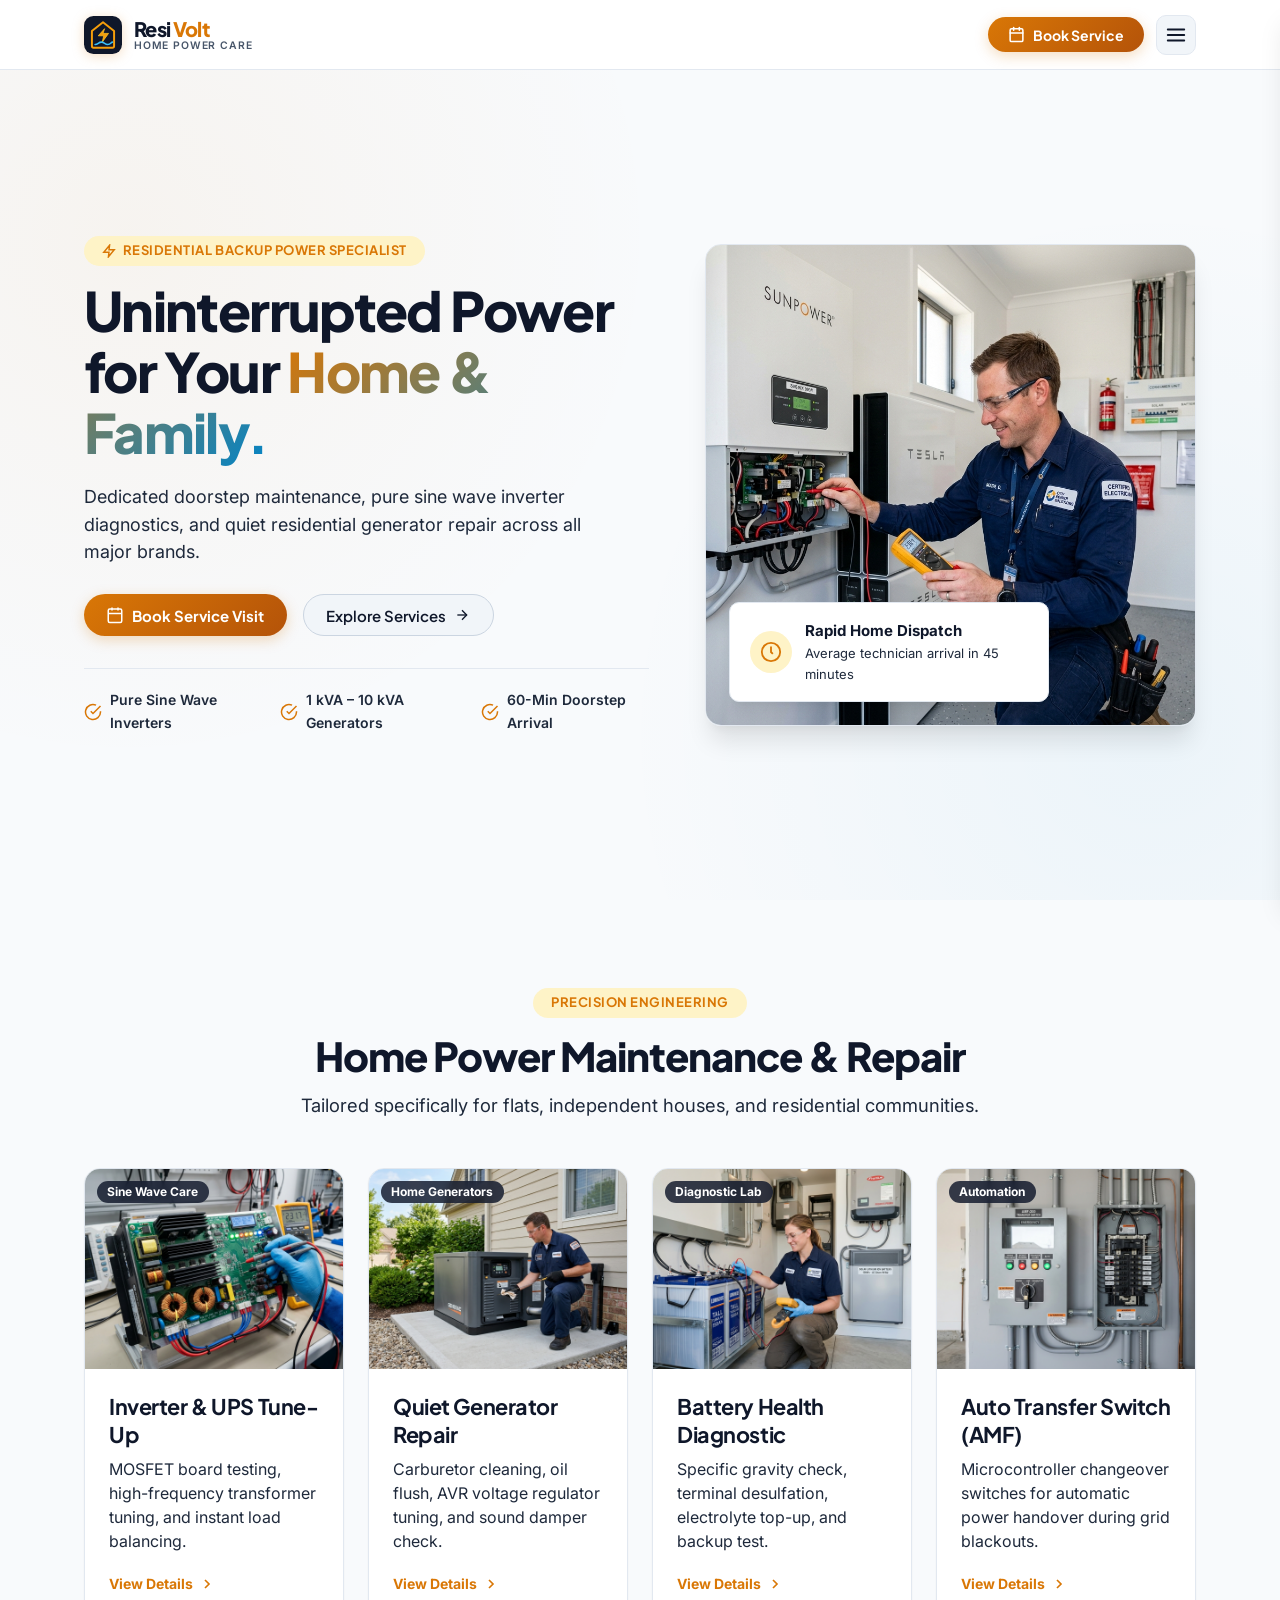
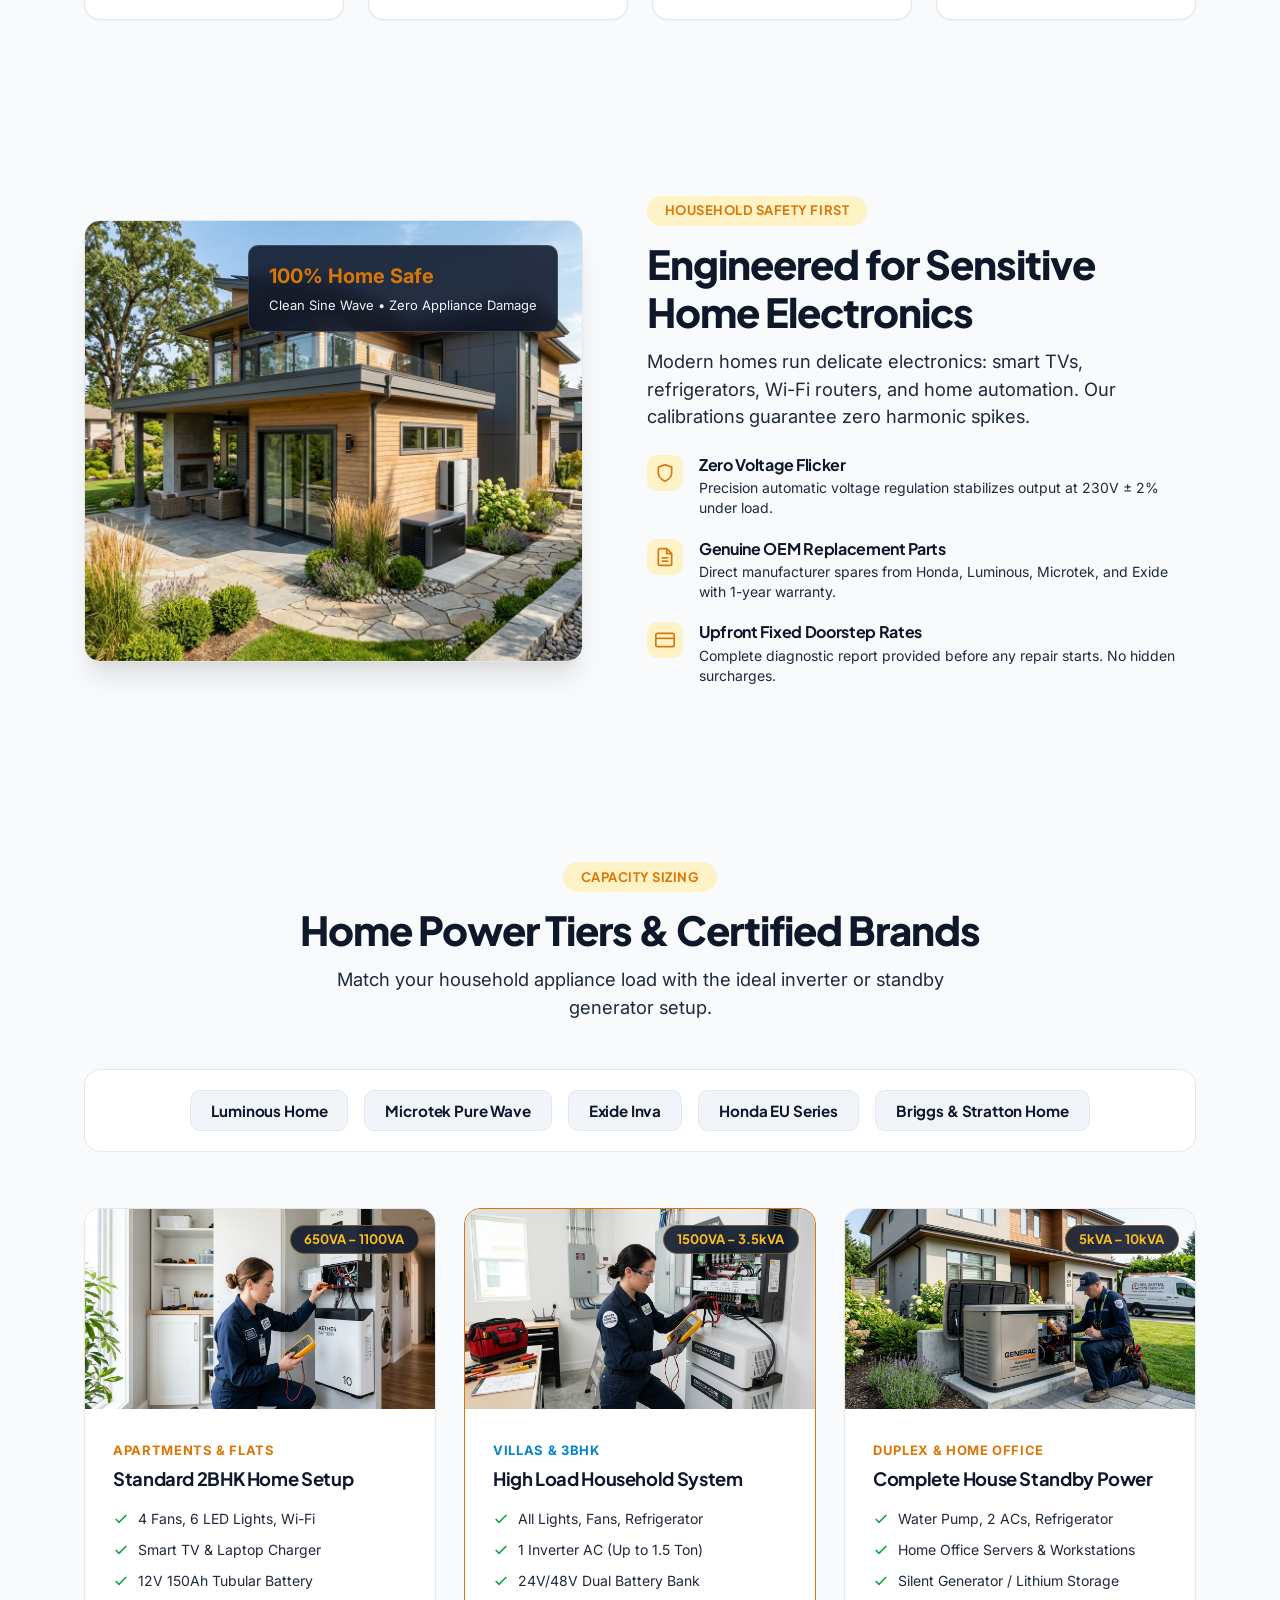
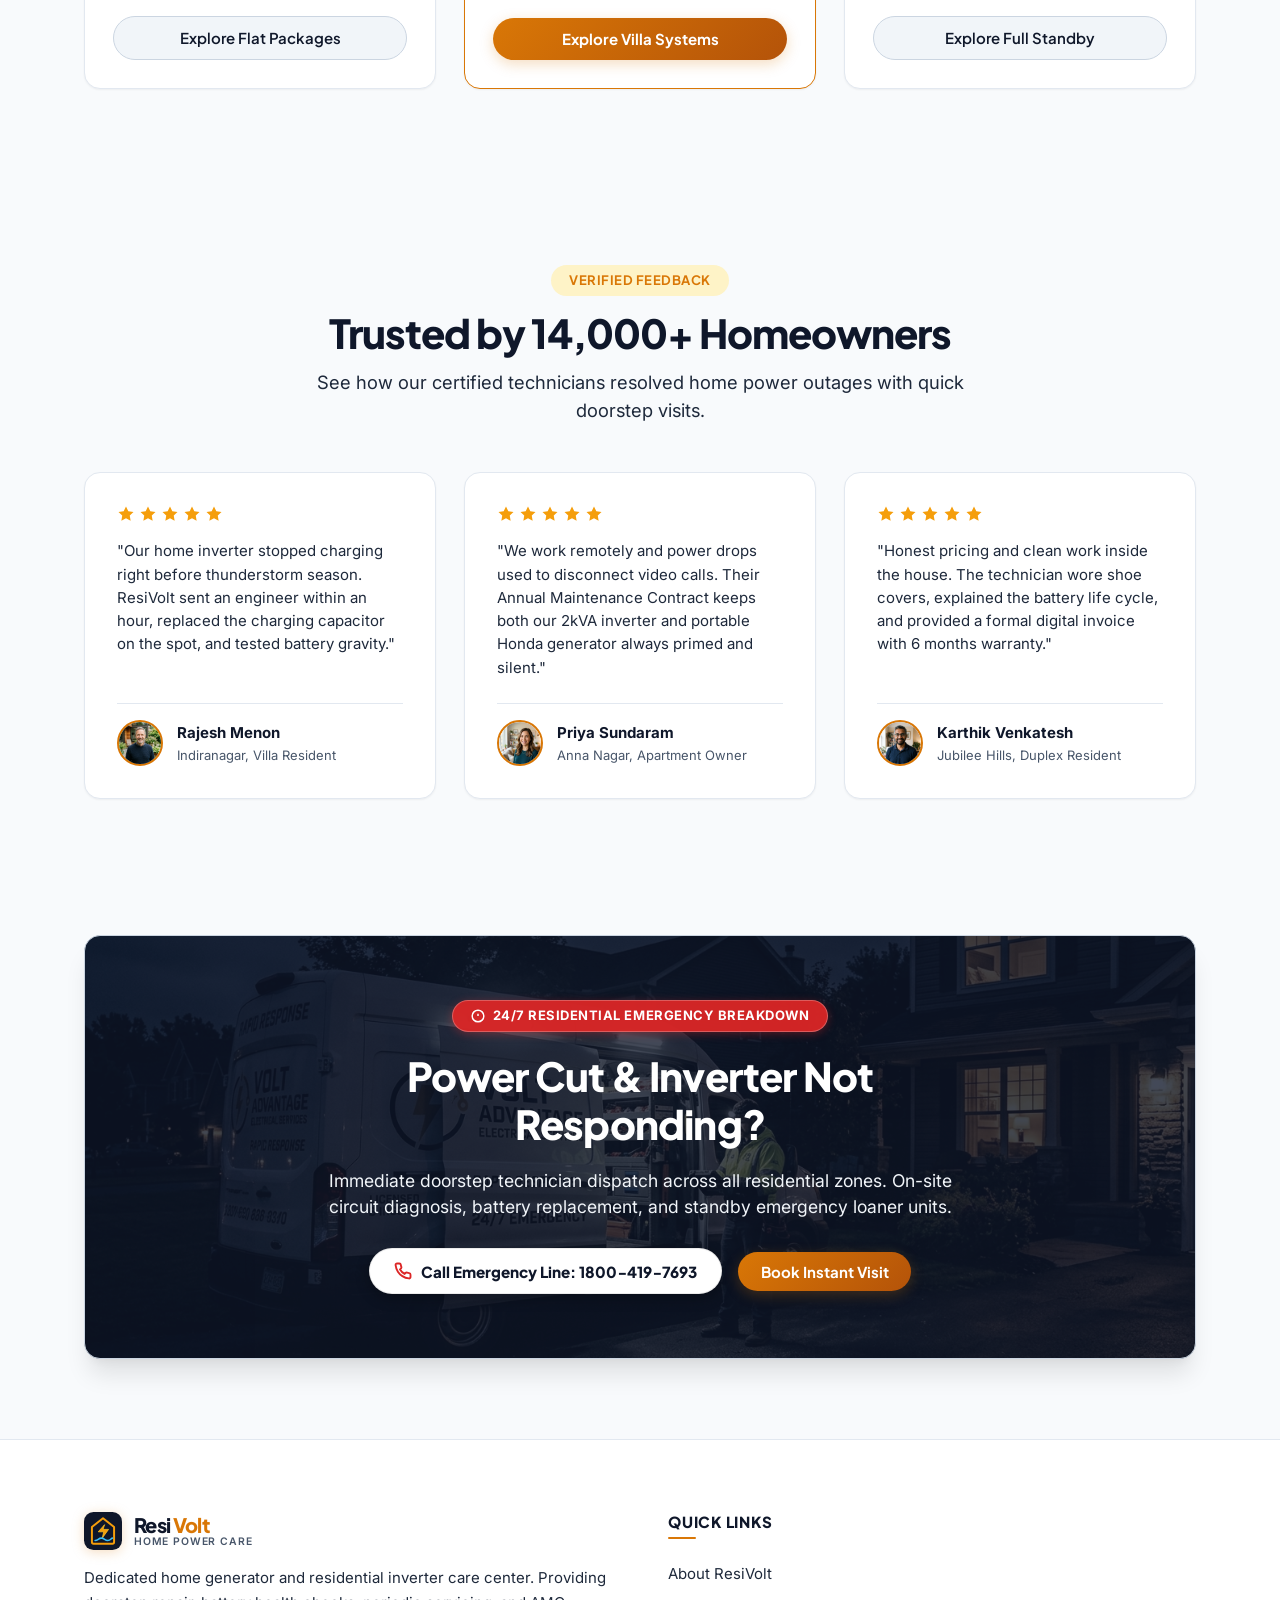
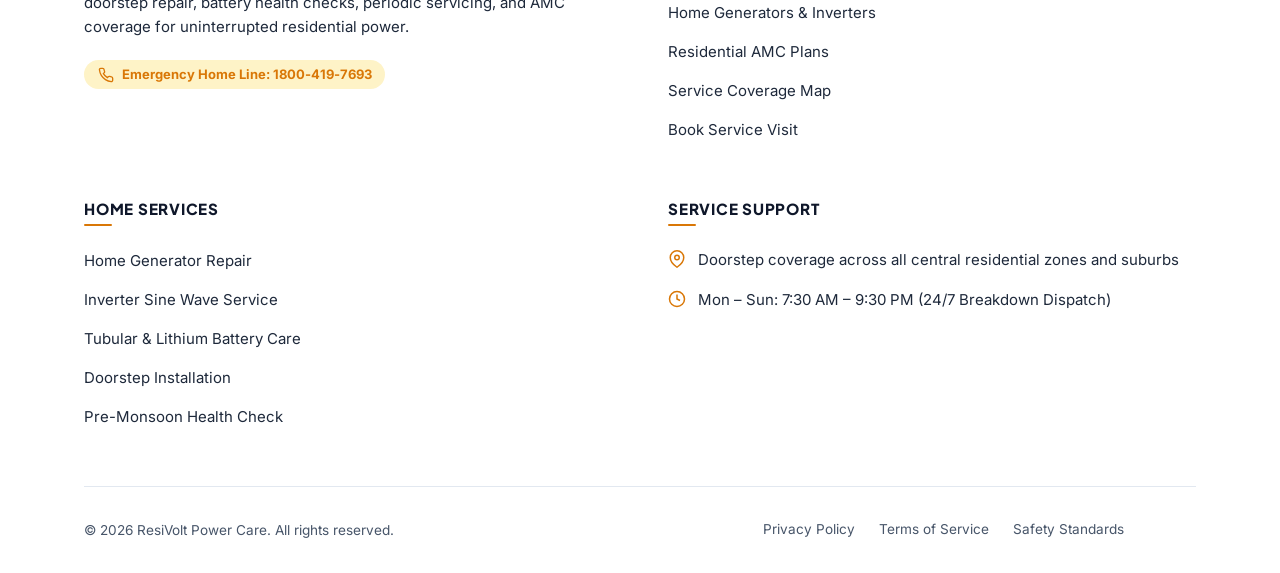
<file: index.html>
<!DOCTYPE html>
<html lang="en" dir="ltr">

<head>
  <meta charset="UTF-8">
  <meta name="viewport" content="width=device-width, initial-scale=1.0">
  <title>ResiVolt | Home Generator & Inverter Service Center</title>
  <meta name="description"
    content="Certified residential generator repairs, inverter installations, battery diagnostics, and home backup power AMC plans.">

  <!-- Favicon -->
  <link rel="icon" type="image/svg+xml" href="assets/images/favicon.svg">

  <!-- Core Design System & Responsive Stylesheets -->
  <link rel="stylesheet" href="assets/css/style.css">
  <link rel="stylesheet" href="assets/css/responsive.css">
</head>

<body>

  <!-- 1. Branded Preloader -->
  <div id="preloader" class="preloader" role="status" aria-label="Loading ResiVolt Service Center">
    <div class="preloader-brand">
      <div class="preloader-logo-group">
        <svg class="brand-logo-svg preloader-logo-svg" viewBox="0 0 48 48" fill="none" xmlns="http://www.w3.org/2000/svg">
          <rect width="48" height="48" rx="12" fill="#0f172a" />
          <path d="M24 8L10 19V38C10 39.1 10.9 40 12 40H36C37.1 40 38 39.1 38 38V19L24 8Z" stroke="#f59e0b"
            stroke-width="2.5" stroke-linejoin="round" />
          <path d="M26 16L18 25H25L23 33L31 22H24L26 16Z" fill="#f59e0b" stroke="#fbbf24" stroke-width="1" />
          <path d="M14 36C18 36 18 33 22 33C26 33 26 36 30 36C34 36 34 33 36 33" stroke="#38bdf8" stroke-width="2"
            stroke-linecap="round" />
        </svg>
        <div class="brand-text-block preloader-text-block">
          <span class="brand-title preloader-brand-title">Resi<span>Volt</span></span>
          <span class="brand-tagline preloader-brand-tagline">Home Power Care</span>
        </div>
      </div>
      <div class="preloader-bar-bg">
        <div class="preloader-bar-fill"></div>
      </div>
    </div>
  </div>

  <!-- 2. Fixed Header (Compact Height, Single-Line Desktop) -->
  <header class="site-header" id="siteHeader">
    <div class="container header-container">

      <!-- Brand Logo & Identity -->
      <a href="index.html" class="brand-identity" aria-label="ResiVolt Home Generator and Inverter Service">
        <svg class="brand-logo-svg" viewBox="0 0 48 48" fill="none" xmlns="http://www.w3.org/2000/svg">
          <rect width="48" height="48" rx="12" fill="#0f172a" />
          <path d="M24 8L10 19V38C10 39.1 10.9 40 12 40H36C37.1 40 38 39.1 38 38V19L24 8Z" stroke="#f59e0b"
            stroke-width="2.5" stroke-linejoin="round" />
          <path d="M26 16L18 25H25L23 33L31 22H24L26 16Z" fill="#f59e0b" stroke="#fbbf24" stroke-width="1" />
          <path d="M14 36C18 36 18 33 22 33C26 33 26 36 30 36C34 36 34 33 36 33" stroke="#38bdf8" stroke-width="2"
            stroke-linecap="round" />
        </svg>
        <div class="brand-text-block">
          <span class="brand-title">Resi<span>Volt</span></span>
          <span class="brand-tagline">Home Power Care</span>
        </div>
      </a>

      <!-- Desktop Navigation - Exactly 6 Items -->
      <nav class="desktop-nav" aria-label="Primary Navigation">
        <!-- 1. Home (Click-only dropdown) -->
        <div class="nav-dropdown" id="homeDropdown">
          <button type="button" class="dropdown-toggle active" aria-expanded="false" aria-haspopup="true">
            <span>Home</span>
            <svg class="dropdown-chevron" viewBox="0 0 24 24" fill="none" stroke="currentColor" stroke-width="2"
              stroke-linecap="round" stroke-linejoin="round">
              <polyline points="6 9 12 15 18 9"></polyline>
            </svg>
          </button>
          <ul class="dropdown-menu">
            <li>
              <a href="index.html" class="dropdown-item active">
                <div>
                  <strong>Home 1</strong>
                  <span class="dropdown-item-desc">Residential Power Hub</span>
                </div>
              </a>
            </li>
            <li>
              <a href="home-2.html" class="dropdown-item">
                <div>
                  <strong>Home 2</strong>
                  <span class="dropdown-item-desc">Rapid Support & Care</span>
                </div>
              </a>
            </li>
          </ul>
        </div>

        <!-- 2. Services -->
        <a href="services.html" class="nav-link">Services</a>

        <!-- 3. Products -->
        <a href="products.html" class="nav-link">Products</a>

        <!-- 4. AMC Plans -->
        <a href="amc.html" class="nav-link">AMC Plans</a>

        <!-- 5. About (Mandatory) -->
        <a href="about.html" class="nav-link">About</a>

        <!-- 6. Contact -->
        <a href="contact.html" class="nav-link">Contact</a>
      </nav>

      <!-- Header Controls: RTL, Dark Mode, Login CTA -->
      <div class="header-actions">
        <!-- RTL/LTR Toggle -->
        <button type="button" class="icon-btn desktop-only" data-toggle-rtl aria-label="Toggle RTL or LTR layout"
          title="Switch RTL/LTR">
          <span class="rtl-text-indicator">RTL</span>
        </button>

        <!-- Dark Mode Toggle -->
        <button type="button" class="icon-btn desktop-only" data-toggle-theme aria-label="Toggle Dark Mode"
          title="Toggle Theme">
          <svg class="theme-icon-sun" style="display:none;" viewBox="0 0 24 24" fill="none" stroke="currentColor"
            stroke-width="2" stroke-linecap="round" stroke-linejoin="round">
            <circle cx="12" cy="12" r="5"></circle>
            <line x1="12" y1="1" x2="12" y2="3"></line>
            <line x1="12" y1="21" x2="12" y2="23"></line>
            <line x1="4.22" y1="4.22" x2="5.64" y2="5.64"></line>
            <line x1="18.36" y1="18.36" x2="19.78" y2="19.78"></line>
            <line x1="1" y1="12" x2="3" y2="12"></line>
            <line x1="21" y1="12" x2="23" y2="12"></line>
            <line x1="4.22" y1="19.78" x2="5.64" y2="18.36"></line>
            <line x1="18.36" y1="5.64" x2="19.78" y2="4.22"></line>
          </svg>
          <svg class="theme-icon-moon" viewBox="0 0 24 24" fill="none" stroke="currentColor" stroke-width="2"
            stroke-linecap="round" stroke-linejoin="round">
            <path d="M21 12.79A9 9 0 1 1 11.21 3 7 7 0 0 0 21 12.79z"></path>
          </svg>
        </button>

        <a href="contact.html#contactBooking" class="btn-primary nav-cta-btn" aria-label="Book Doorstep Service">
          <svg width="17" height="17" viewBox="0 0 24 24" fill="none" stroke="currentColor" stroke-width="2.2" stroke-linecap="round" stroke-linejoin="round">
            <rect x="3" y="4" width="18" height="18" rx="2" ry="2"></rect>
            <line x1="16" y1="2" x2="16" y2="6"></line>
            <line x1="8" y1="2" x2="8" y2="6"></line>
            <line x1="3" y1="10" x2="21" y2="10"></line>
          </svg>
          <span>Book Service</span>
        </a>

        <!-- Mobile Drawer Toggle -->
        <button type="button" class="mobile-toggle" id="mobileMenuOpen" aria-label="Open Mobile Menu"
          aria-expanded="false">
          <svg viewBox="0 0 24 24" fill="none" stroke="currentColor" stroke-width="2" stroke-linecap="round"
            stroke-linejoin="round">
            <line x1="3" y1="6" x2="21" y2="6"></line>
            <line x1="3" y1="12" x2="21" y2="12"></line>
            <line x1="3" y1="18" x2="21" y2="18"></line>
          </svg>
        </button>
      </div>

    </div>
  </header>

  <!-- 3. Mobile Navigation Drawer & Backdrop -->
  <div class="mobile-backdrop" id="mobileBackdrop"></div>
  <div class="mobile-drawer" id="mobileDrawer" role="dialog" aria-modal="true" aria-label="Mobile Navigation Drawer">
    <div class="mobile-drawer-header">
      <div class="brand-identity">
        <svg class="brand-logo-svg" viewBox="0 0 48 48" fill="none" xmlns="http://www.w3.org/2000/svg">
          <rect width="48" height="48" rx="12" fill="#0f172a" />
          <path d="M24 8L10 19V38C10 39.1 10.9 40 12 40H36C37.1 40 38 39.1 38 38V19L24 8Z" stroke="#f59e0b"
            stroke-width="2.5" stroke-linejoin="round" />
          <path d="M26 16L18 25H25L23 33L31 22H24L26 16Z" fill="#f59e0b" stroke="#fbbf24" stroke-width="1" />
          <path d="M14 36C18 36 18 33 22 33C26 33 26 36 30 36C34 36 34 33 36 33" stroke="#38bdf8" stroke-width="2"
            stroke-linecap="round" />
        </svg>
        <div class="brand-text-block">
          <span class="brand-title">Resi<span>Volt</span></span>
          <span class="brand-tagline">Home Power Care</span>
        </div>
      </div>
      <button type="button" class="icon-btn" id="mobileMenuClose" aria-label="Close Mobile Navigation">
        <svg viewBox="0 0 24 24" fill="none" stroke="currentColor" stroke-width="2" stroke-linecap="round"
          stroke-linejoin="round">
          <line x1="18" y1="6" x2="6" y2="18"></line>
          <line x1="6" y1="6" x2="18" y2="18"></line>
        </svg>
      </button>
    </div>

    <div class="mobile-drawer-body">
      <!-- Mobile Home Accordion -->
      <div class="mobile-accordion">
        <button type="button" class="mobile-nav-link mobile-accordion-toggle active">
          <span>Home</span>
          <svg class="dropdown-chevron" viewBox="0 0 24 24" fill="none" stroke="currentColor" stroke-width="2"
            stroke-linecap="round" stroke-linejoin="round">
            <polyline points="6 9 12 15 18 9"></polyline>
          </svg>
        </button>
        <div class="mobile-accordion-content">
          <a href="index.html" class="mobile-sub-link active">Home 1 (Power Hub)</a>
          <a href="home-2.html" class="mobile-sub-link">Home 2 (Rapid Support)</a>
        </div>
      </div>

      <a href="services.html" class="mobile-nav-link">Services</a>
      <a href="products.html" class="mobile-nav-link">Products</a>
      <a href="amc.html" class="mobile-nav-link">AMC Plans</a>
      <a href="about.html" class="mobile-nav-link">About</a>
      <a href="contact.html" class="mobile-nav-link">Contact</a>
    </div>

    <div class="mobile-drawer-footer">
      <div class="mobile-toggles-row">
        <div style="display:flex; align-items:center; gap:0.5rem;">
          <button type="button" class="icon-btn" data-toggle-theme aria-label="Toggle Theme in Mobile Drawer">
            <svg class="theme-icon-sun" style="display:none;" viewBox="0 0 24 24" fill="none" stroke="currentColor"
              stroke-width="2" stroke-linecap="round" stroke-linejoin="round">
              <circle cx="12" cy="12" r="5"></circle>
              <line x1="12" y1="1" x2="12" y2="3"></line>
              <line x1="12" y1="21" x2="12" y2="23"></line>
              <line x1="4.22" y1="4.22" x2="5.64" y2="5.64"></line>
              <line x1="18.36" y1="18.36" x2="19.78" y2="19.78"></line>
              <line x1="1" y1="12" x2="3" y2="12"></line>
              <line x1="21" y1="12" x2="23" y2="12"></line>
              <line x1="4.22" y1="19.78" x2="5.64" y2="18.36"></line>
              <line x1="18.36" y1="5.64" x2="19.78" y2="4.22"></line>
            </svg>
            <svg class="theme-icon-moon" viewBox="0 0 24 24" fill="none" stroke="currentColor" stroke-width="2"
              stroke-linecap="round" stroke-linejoin="round">
              <path d="M21 12.79A9 9 0 1 1 11.21 3 7 7 0 0 0 21 12.79z"></path>
            </svg>
          </button>
          <button type="button" class="icon-btn" data-toggle-rtl aria-label="Toggle RTL in Mobile Drawer">
            <span class="rtl-text-indicator">RTL</span>
          </button>
        </div>
        <span class="mobile-toggle-badge">Preferences</span>
      </div>
      <a href="contact.html#contactBooking" class="btn-primary" style="width:100%; justify-content:center; text-decoration:none;" aria-label="Book Doorstep Service">
        <svg width="18" height="18" viewBox="0 0 24 24" fill="none" stroke="currentColor" stroke-width="2.2" stroke-linecap="round" stroke-linejoin="round">
          <rect x="3" y="4" width="18" height="18" rx="2" ry="2"></rect>
          <line x1="16" y1="2" x2="16" y2="6"></line>
          <line x1="8" y1="2" x2="8" y2="6"></line>
          <line x1="3" y1="10" x2="21" y2="10"></line>
        </svg>
        <span>Book Service Now</span>
      </a>
    </div>
  </div>

  <!-- 4. Global Auth Modal (Login / Register) -->
  <div class="modal-overlay" id="authModal" role="dialog" aria-modal="true" aria-labelledby="modalTitle">
    <div class="auth-modal">
      <div class="modal-header">
        <h3 class="modal-title" id="modalTitle">Customer Portal</h3>
        <button type="button" class="modal-close" aria-label="Close Modal">
          <svg width="20" height="20" viewBox="0 0 24 24" fill="none" stroke="currentColor" stroke-width="2"
            stroke-linecap="round" stroke-linejoin="round">
            <line x1="18" y1="6" x2="6" y2="18"></line>
            <line x1="6" y1="6" x2="18" y2="18"></line>
          </svg>
        </button>
      </div>
      <div class="modal-body">
        <div class="auth-tabs" role="tablist">
          <button type="button" class="auth-tab-btn active" data-tab="login" role="tab" aria-selected="true">Sign
            In</button>
          <button type="button" class="auth-tab-btn" data-tab="register" role="tab" aria-selected="false">New
            Registration</button>
        </div>

        <form id="authPanel-login" class="auth-form-panel active"
          onsubmit="event.preventDefault(); alert('Signed in successfully!');">
          <div class="form-group">
            <label class="form-label" for="loginEmail">Email or Mobile Number</label>
            <input type="text" id="loginEmail" class="form-input" placeholder="e.g. user@home.com or 9876543210"
              required>
          </div>
          <div class="form-group">
            <label class="form-label" for="loginPass">Password</label>
            <input type="password" id="loginPass" class="form-input" placeholder="••••••••" required>
          </div>
          <button type="submit" class="btn-auth-submit">Sign In to Service Account</button>
        </form>

        <form id="authPanel-register" class="auth-form-panel"
          onsubmit="event.preventDefault(); alert('Account created! You can now book service visits.');">
          <div class="form-group">
            <label class="form-label" for="regName">Full Name</label>
            <input type="text" id="regName" class="form-input" placeholder="e.g. Ramesh Kumar" required>
          </div>
          <div class="form-group">
            <label class="form-label" for="regPhone">Mobile Number (For Technician Updates)</label>
            <input type="tel" id="regPhone" class="form-input" placeholder="10-digit mobile number" required>
          </div>
          <div class="form-group">
            <label class="form-label" for="regDevice">Primary Equipment at Home</label>
            <select id="regDevice" class="form-input">
              <option value="inverter">Home Inverter & Battery System</option>
              <option value="generator">Home Backup Generator (1-10 kVA)</option>
              <option value="both">Both Generator & Inverter</option>
            </select>
          </div>
          <button type="submit" class="btn-auth-submit">Create Residential Account</button>
        </form>
      </div>
    </div>
  </div>

  <!-- MAIN CONTENT: EXACTLY 6 MAIN CONTENT SECTIONS -->
  <main id="mainContent">

    <!-- ==========================================================================
         SECTION 1: HERO SECTION (Asymmetrical Composition with Visual Showcase)
         ========================================================================== -->
    <section class="hero-section" aria-label="Hero Introduction">
      <div class="container hero-grid">
        <div class="hero-content">
          <div>
            <span class="section-tag">
              <svg width="14" height="14" viewBox="0 0 24 24" fill="none" stroke="currentColor" stroke-width="2.5">
                <polygon points="13 2 3 14 12 14 11 22 21 10 12 10 13 2"></polygon>
              </svg>
              <span>Residential Backup Power Specialist</span>
            </span>
            <h1 class="hero-title">
              Uninterrupted Power for Your <span class="text-gradient">Home & Family.</span>
            </h1>
          </div>

          <p class="hero-description">
            Dedicated doorstep maintenance, pure sine wave inverter diagnostics, and quiet residential generator repair
            across all major brands.
          </p>

          <div class="hero-actions">
            <a href="contact.html#contactBooking" class="btn-primary">
              <svg width="18" height="18" viewBox="0 0 24 24" fill="none" stroke="currentColor" stroke-width="2">
                <rect x="3" y="4" width="18" height="18" rx="2" ry="2"></rect>
                <line x1="16" y1="2" x2="16" y2="6"></line>
                <line x1="8" y1="2" x2="8" y2="6"></line>
                <line x1="3" y1="10" x2="21" y2="10"></line>
              </svg>
              <span>Book Service Visit</span>
            </a>
            <a href="services.html" class="btn-secondary">
              <span>Explore Services</span>
              <svg width="16" height="16" viewBox="0 0 24 24" fill="none" stroke="currentColor" stroke-width="2">
                <line x1="5" y1="12" x2="19" y2="12"></line>
                <polyline points="12 5 19 12 12 19"></polyline>
              </svg>
            </a>
          </div>

          <div class="hero-spec-strip">
            <div class="hero-spec-item">
              <svg viewBox="0 0 24 24" fill="none" stroke="currentColor" stroke-width="2">
                <path d="M22 11.08V12a10 10 0 1 1-5.93-9.14"></path>
                <polyline points="22 4 12 14.01 9 11.01"></polyline>
              </svg>
              <span>Pure Sine Wave Inverters</span>
            </div>
            <div class="hero-spec-item">
              <svg viewBox="0 0 24 24" fill="none" stroke="currentColor" stroke-width="2">
                <path d="M22 11.08V12a10 10 0 1 1-5.93-9.14"></path>
                <polyline points="22 4 12 14.01 9 11.01"></polyline>
              </svg>
              <span>1 kVA – 10 kVA Generators</span>
            </div>
            <div class="hero-spec-item">
              <svg viewBox="0 0 24 24" fill="none" stroke="currentColor" stroke-width="2">
                <path d="M22 11.08V12a10 10 0 1 1-5.93-9.14"></path>
                <polyline points="22 4 12 14.01 9 11.01"></polyline>
              </svg>
              <span>60-Min Doorstep Arrival</span>
            </div>
          </div>
        </div>

        <div class="hero-visual">
          <div class="hero-image-frame">
            <img src="assets/images/hero/home-hero-technician.jpg"
              alt="Certified ResiVolt technician servicing a residential power backup unit" width="600" height="480">
          </div>
          <div class="hero-floating-badge">
            <div class="hero-floating-icon">
              <svg viewBox="0 0 24 24" fill="none" stroke="currentColor" stroke-width="2">
                <circle cx="12" cy="12" r="10"></circle>
                <polyline points="12 6 12 12 14 14"></polyline>
              </svg>
            </div>
            <div>
              <div class="hero-floating-title">Rapid Home Dispatch</div>
              <div class="hero-floating-text">Average technician arrival in 45 minutes</div>
            </div>
          </div>
        </div>
      </div>
    </section>

    <!-- ==========================================================================
         SECTION 2: CORE RESIDENTIAL SERVICES (4 Even Visual Cards)
         ========================================================================== -->
    <section class="site-section" aria-label="Core Residential Services">
      <div class="container">
        <div class="section-header text-center">
          <span class="section-tag">Precision Engineering</span>
          <h2 class="section-title">Home Power Maintenance & Repair</h2>
          <p class="section-subtitle">
            Tailored specifically for flats, independent houses, and residential communities.
          </p>
        </div>

        <div class="services-grid-4">
          <!-- Card 1 -->
          <article class="even-service-card">
            <div class="service-card-img-wrap">
              <img src="assets/images/services/inverter-service.jpg" alt="Inverter board inspection and calibration"
                width="400" height="200">
              <span class="service-card-badge">Sine Wave Care</span>
            </div>
            <div class="service-card-body">
              <div class="service-card-content">
                <h3 class="service-card-title">Inverter & UPS Tune-Up</h3>
                <p class="service-card-desc">
                  MOSFET board testing, high-frequency transformer tuning, and instant load balancing.
                </p>
              </div>
              <a href="services.html#inverter-service" class="service-card-link">
                <span>View Details</span>
                <svg viewBox="0 0 24 24" fill="none" stroke="currentColor" stroke-width="2.5">
                  <polyline points="9 18 15 12 9 6"></polyline>
                </svg>
              </a>
            </div>
          </article>

          <!-- Card 2 -->
          <article class="even-service-card">
            <div class="service-card-img-wrap">
              <img src="assets/images/services/generator-repair.jpg" alt="Home backup generator mechanical inspection"
                width="400" height="200">
              <span class="service-card-badge">Home Generators</span>
            </div>
            <div class="service-card-body">
              <div class="service-card-content">
                <h3 class="service-card-title">Quiet Generator Repair</h3>
                <p class="service-card-desc">
                  Carburetor cleaning, oil flush, AVR voltage regulator tuning, and sound damper check.
                </p>
              </div>
              <a href="services.html#generator-repair" class="service-card-link">
                <span>View Details</span>
                <svg viewBox="0 0 24 24" fill="none" stroke="currentColor" stroke-width="2.5">
                  <polyline points="9 18 15 12 9 6"></polyline>
                </svg>
              </a>
            </div>
          </article>

          <!-- Card 3 -->
          <article class="even-service-card">
            <div class="service-card-img-wrap">
              <img src="assets/images/services/battery-health.jpg"
                alt="Battery specific gravity testing and cell restoration" width="400" height="200">
              <span class="service-card-badge">Diagnostic Lab</span>
            </div>
            <div class="service-card-body">
              <div class="service-card-content">
                <h3 class="service-card-title">Battery Health Diagnostic</h3>
                <p class="service-card-desc">
                  Specific gravity check, terminal desulfation, electrolyte top-up, and backup test.
                </p>
              </div>
              <a href="services.html#battery-health" class="service-card-link">
                <span>View Details</span>
                <svg viewBox="0 0 24 24" fill="none" stroke="currentColor" stroke-width="2.5">
                  <polyline points="9 18 15 12 9 6"></polyline>
                </svg>
              </a>
            </div>
          </article>

          <!-- Card 4 -->
          <article class="even-service-card">
            <div class="service-card-img-wrap">
              <img src="assets/images/services/amf-installation.jpg" alt="Automatic changeover switch installation"
                width="400" height="200">
              <span class="service-card-badge">Automation</span>
            </div>
            <div class="service-card-body">
              <div class="service-card-content">
                <h3 class="service-card-title">Auto Transfer Switch (AMF)</h3>
                <p class="service-card-desc">
                  Microcontroller changeover switches for automatic power handover during grid blackouts.
                </p>
              </div>
              <a href="services.html#amf-installation" class="service-card-link">
                <span>View Details</span>
                <svg viewBox="0 0 24 24" fill="none" stroke="currentColor" stroke-width="2.5">
                  <polyline points="9 18 15 12 9 6"></polyline>
                </svg>
              </a>
            </div>
          </article>
        </div>
      </div>
    </section>

    <!-- ==========================================================================
         SECTION 3: RESIDENTIAL POWER RELIABILITY (Visual Split Showcase)
         ========================================================================== -->
    <section class="site-section" aria-label="Residential Power Standards">
      <div class="container split-grid">
        <div class="split-visual-wrap">
          <img src="assets/images/sections/modern-home-exterior.jpg"
            alt="Modern residential villa with solar inverter and silent generator integration" width="600"
            height="440">
          <div class="split-highlight-card">
            <strong>100% Home Safe</strong>
            <span>Clean Sine Wave • Zero Appliance Damage</span>
          </div>
        </div>

        <div class="split-content">
          <span class="section-tag">Household Safety First</span>
          <h2 class="section-title">Engineered for Sensitive Home Electronics</h2>
          <p class="section-subtitle">
            Modern homes run delicate electronics: smart TVs, refrigerators, Wi-Fi routers, and home automation. Our
            calibrations guarantee zero harmonic spikes.
          </p>

          <div class="feature-point-list">
            <div class="feature-point-item">
              <div class="feature-point-icon">
                <svg viewBox="0 0 24 24" fill="none" stroke="currentColor" stroke-width="2">
                  <path d="M12 22s8-4 8-10V5l-8-3-8 3v7c0 6 8 10 8 10z"></path>
                </svg>
              </div>
              <div>
                <h4 class="feature-point-title">Zero Voltage Flicker</h4>
                <p class="feature-point-text">Precision automatic voltage regulation stabilizes output at 230V ± 2%
                  under load.</p>
              </div>
            </div>

            <div class="feature-point-item">
              <div class="feature-point-icon">
                <svg viewBox="0 0 24 24" fill="none" stroke="currentColor" stroke-width="2">
                  <path d="M14 2H6a2 2 0 0 0-2 2v16a2 2 0 0 0 2 2h12a2 2 0 0 0 2-2V8z"></path>
                  <polyline points="14 2 14 8 20 8"></polyline>
                  <line x1="16" y1="13" x2="8" y2="13"></line>
                  <line x1="16" y1="17" x2="8" y2="17"></line>
                </svg>
              </div>
              <div>
                <h4 class="feature-point-title">Genuine OEM Replacement Parts</h4>
                <p class="feature-point-text">Direct manufacturer spares from Honda, Luminous, Microtek, and Exide with
                  1-year warranty.</p>
              </div>
            </div>

            <div class="feature-point-item">
              <div class="feature-point-icon">
                <svg viewBox="0 0 24 24" fill="none" stroke="currentColor" stroke-width="2">
                  <rect x="1" y="4" width="22" height="16" rx="2" ry="2"></rect>
                  <line x1="1" y1="10" x2="23" y2="10"></line>
                </svg>
              </div>
              <div>
                <h4 class="feature-point-title">Upfront Fixed Doorstep Rates</h4>
                <p class="feature-point-text">Complete diagnostic report provided before any repair starts. No hidden
                  surcharges.</p>
              </div>
            </div>
          </div>
        </div>
      </div>
    </section>

    <!-- ==========================================================================
         SECTION 4: EQUIPMENT CAPACITIES & BRANDS (Grid & Sizing Guide)
         ========================================================================== -->
    <section class="site-section" aria-label="Residential Sizing Guide">
      <div class="container">
        <div class="section-header text-center">
          <span class="section-tag">Capacity Sizing</span>
          <h2 class="section-title">Home Power Tiers & Certified Brands</h2>
          <p class="section-subtitle">
            Match your household appliance load with the ideal inverter or standby generator setup.
          </p>
        </div>

        <!-- Serviced Brands Strip -->
        <div class="brands-strip">
          <span class="brand-badge">Luminous Home</span>
          <span class="brand-badge">Microtek Pure Wave</span>
          <span class="brand-badge">Exide Inva</span>
          <span class="brand-badge">Honda EU Series</span>
          <span class="brand-badge">Briggs &amp; Stratton Home</span>

        </div>

        <!-- 3 Capacity Tiers -->
        <div class="capacity-grid-3">
          <!-- Tier 1 -->
          <article class="capacity-card">
            <div class="capacity-card-img-wrap">
              <img src="assets/images/sections/tier-apartment-service.jpg"
                alt="Certified technician servicing residential apartment inverter and battery" width="400" height="200"
                loading="lazy">
              <span class="capacity-badge-float">650VA – 1100VA</span>
            </div>
            <div class="capacity-body">
              <div>
                <div class="capacity-header">
                  <span class="capacity-tier">Apartments &amp; Flats</span>
                  <h3 class="capacity-title">Standard 2BHK Home Setup</h3>
                </div>
                <ul class="capacity-appliances">
                  <li>
                    <svg viewBox="0 0 24 24" fill="none" stroke="currentColor" stroke-width="2.5">
                      <polyline points="20 6 9 17 4 12"></polyline>
                    </svg>
                    <span>4 Fans, 6 LED Lights, Wi-Fi</span>
                  </li>
                  <li>
                    <svg viewBox="0 0 24 24" fill="none" stroke="currentColor" stroke-width="2.5">
                      <polyline points="20 6 9 17 4 12"></polyline>
                    </svg>
                    <span>Smart TV &amp; Laptop Charger</span>
                  </li>
                  <li>
                    <svg viewBox="0 0 24 24" fill="none" stroke="currentColor" stroke-width="2.5">
                      <polyline points="20 6 9 17 4 12"></polyline>
                    </svg>
                    <span>12V 150Ah Tubular Battery</span>
                  </li>
                </ul>
              </div>
              <a href="products.html#tier-apartment" class="btn-secondary w-full">Explore Flat Packages</a>
            </div>
          </article>

          <!-- Tier 2 -->
          <article class="capacity-card featured-tier">
            <div class="capacity-card-img-wrap">
              <img src="assets/images/sections/tier-villa-service.jpg"
                alt="Certified electrical engineer testing villa dual battery inverter system" width="400" height="200"
                loading="lazy">
              <span class="capacity-badge-float">1500VA – 3.5kVA</span>
            </div>
            <div class="capacity-body">
              <div>
                <div class="capacity-header">
                  <span class="capacity-tier tier-cyan">Villas &amp; 3BHK</span>
                  <h3 class="capacity-title">High Load Household System</h3>
                </div>
                <ul class="capacity-appliances">
                  <li>
                    <svg viewBox="0 0 24 24" fill="none" stroke="currentColor" stroke-width="2.5">
                      <polyline points="20 6 9 17 4 12"></polyline>
                    </svg>
                    <span>All Lights, Fans, Refrigerator</span>
                  </li>
                  <li>
                    <svg viewBox="0 0 24 24" fill="none" stroke="currentColor" stroke-width="2.5">
                      <polyline points="20 6 9 17 4 12"></polyline>
                    </svg>
                    <span>1 Inverter AC (Up to 1.5 Ton)</span>
                  </li>
                  <li>
                    <svg viewBox="0 0 24 24" fill="none" stroke="currentColor" stroke-width="2.5">
                      <polyline points="20 6 9 17 4 12"></polyline>
                    </svg>
                    <span>24V/48V Dual Battery Bank</span>
                  </li>
                </ul>
              </div>
              <a href="products.html#tier-villa" class="btn-primary w-full">Explore Villa Systems</a>
            </div>
          </article>

          <!-- Tier 3 -->
          <article class="capacity-card">
            <div class="capacity-card-img-wrap">
              <img src="assets/images/sections/tier-duplex-service.jpg"
                alt="Technician inspecting quiet soundproof standby residential home generator" width="400" height="200"
                loading="lazy">
              <span class="capacity-badge-float">5kVA – 10kVA</span>
            </div>
            <div class="capacity-body">
              <div>
                <div class="capacity-header">
                  <span class="capacity-tier">Duplex &amp; Home Office</span>
                  <h3 class="capacity-title">Complete House Standby Power</h3>
                </div>
                <ul class="capacity-appliances">
                  <li>
                    <svg viewBox="0 0 24 24" fill="none" stroke="currentColor" stroke-width="2.5">
                      <polyline points="20 6 9 17 4 12"></polyline>
                    </svg>
                    <span>Water Pump, 2 ACs, Refrigerator</span>
                  </li>
                  <li>
                    <svg viewBox="0 0 24 24" fill="none" stroke="currentColor" stroke-width="2.5">
                      <polyline points="20 6 9 17 4 12"></polyline>
                    </svg>
                    <span>Home Office Servers &amp; Workstations</span>
                  </li>
                  <li>
                    <svg viewBox="0 0 24 24" fill="none" stroke="currentColor" stroke-width="2.5">
                      <polyline points="20 6 9 17 4 12"></polyline>
                    </svg>
                    <span>Silent Generator / Lithium Storage</span>
                  </li>
                </ul>
              </div>
              <a href="products.html#tier-duplex" class="btn-secondary w-full">Explore Full Standby</a>
            </div>
          </article>
        </div>
      </div>
    </section>

    <!-- ==========================================================================
         SECTION 5: HOMEOWNER EXPERIENCES (3 Even Cards)
         ========================================================================== -->
    <section class="site-section" aria-label="Customer Reviews">
      <div class="container">
        <div class="section-header text-center">
          <span class="section-tag">Verified Feedback</span>
          <h2 class="section-title">Trusted by 14,000+ Homeowners</h2>
          <p class="section-subtitle">
            See how our certified technicians resolved home power outages with quick doorstep visits.
          </p>
        </div>

        <div class="testimonials-grid-3">
          <!-- Testimonial 1 -->
          <article class="even-testimonial-card">
            <div>
              <div class="star-rating">
                <svg viewBox="0 0 24 24">
                  <polygon
                    points="12 2 15.09 8.26 22 9.27 17 14.14 18.18 21.02 12 17.77 5.82 21.02 7 14.14 2 9.27 8.91 8.26 12 2">
                  </polygon>
                </svg>
                <svg viewBox="0 0 24 24">
                  <polygon
                    points="12 2 15.09 8.26 22 9.27 17 14.14 18.18 21.02 12 17.77 5.82 21.02 7 14.14 2 9.27 8.91 8.26 12 2">
                  </polygon>
                </svg>
                <svg viewBox="0 0 24 24">
                  <polygon
                    points="12 2 15.09 8.26 22 9.27 17 14.14 18.18 21.02 12 17.77 5.82 21.02 7 14.14 2 9.27 8.91 8.26 12 2">
                  </polygon>
                </svg>
                <svg viewBox="0 0 24 24">
                  <polygon
                    points="12 2 15.09 8.26 22 9.27 17 14.14 18.18 21.02 12 17.77 5.82 21.02 7 14.14 2 9.27 8.91 8.26 12 2">
                  </polygon>
                </svg>
                <svg viewBox="0 0 24 24">
                  <polygon
                    points="12 2 15.09 8.26 22 9.27 17 14.14 18.18 21.02 12 17.77 5.82 21.02 7 14.14 2 9.27 8.91 8.26 12 2">
                  </polygon>
                </svg>
              </div>
              <p class="testimonial-quote">
                "Our home inverter stopped charging right before thunderstorm season. ResiVolt sent an engineer within
                an hour, replaced the charging capacitor on the spot, and tested battery gravity."
              </p>
            </div>
            <div class="testimonial-author-block">
              <img src="assets/images/testimonials/customer-1.jpg" alt="Rajesh Menon" class="testimonial-avatar"
                width="46" height="46">
              <div>
                <div class="testimonial-name">Rajesh Menon</div>
                <div class="testimonial-location">Indiranagar, Villa Resident</div>
              </div>
            </div>
          </article>

          <!-- Testimonial 2 -->
          <article class="even-testimonial-card">
            <div>
              <div class="star-rating">
                <svg viewBox="0 0 24 24">
                  <polygon
                    points="12 2 15.09 8.26 22 9.27 17 14.14 18.18 21.02 12 17.77 5.82 21.02 7 14.14 2 9.27 8.91 8.26 12 2">
                  </polygon>
                </svg>
                <svg viewBox="0 0 24 24">
                  <polygon
                    points="12 2 15.09 8.26 22 9.27 17 14.14 18.18 21.02 12 17.77 5.82 21.02 7 14.14 2 9.27 8.91 8.26 12 2">
                  </polygon>
                </svg>
                <svg viewBox="0 0 24 24">
                  <polygon
                    points="12 2 15.09 8.26 22 9.27 17 14.14 18.18 21.02 12 17.77 5.82 21.02 7 14.14 2 9.27 8.91 8.26 12 2">
                  </polygon>
                </svg>
                <svg viewBox="0 0 24 24">
                  <polygon
                    points="12 2 15.09 8.26 22 9.27 17 14.14 18.18 21.02 12 17.77 5.82 21.02 7 14.14 2 9.27 8.91 8.26 12 2">
                  </polygon>
                </svg>
                <svg viewBox="0 0 24 24">
                  <polygon
                    points="12 2 15.09 8.26 22 9.27 17 14.14 18.18 21.02 12 17.77 5.82 21.02 7 14.14 2 9.27 8.91 8.26 12 2">
                  </polygon>
                </svg>
              </div>
              <p class="testimonial-quote">
                "We work remotely and power drops used to disconnect video calls. Their Annual Maintenance Contract
                keeps both our 2kVA inverter and portable Honda generator always primed and silent."
              </p>
            </div>
            <div class="testimonial-author-block">
              <img src="assets/images/testimonials/customer-2.jpg" alt="Priya Sundaram" class="testimonial-avatar"
                width="46" height="46">
              <div>
                <div class="testimonial-name">Priya Sundaram</div>
                <div class="testimonial-location">Anna Nagar, Apartment Owner</div>
              </div>
            </div>
          </article>

          <!-- Testimonial 3 -->
          <article class="even-testimonial-card">
            <div>
              <div class="star-rating">
                <svg viewBox="0 0 24 24">
                  <polygon
                    points="12 2 15.09 8.26 22 9.27 17 14.14 18.18 21.02 12 17.77 5.82 21.02 7 14.14 2 9.27 8.91 8.26 12 2">
                  </polygon>
                </svg>
                <svg viewBox="0 0 24 24">
                  <polygon
                    points="12 2 15.09 8.26 22 9.27 17 14.14 18.18 21.02 12 17.77 5.82 21.02 7 14.14 2 9.27 8.91 8.26 12 2">
                  </polygon>
                </svg>
                <svg viewBox="0 0 24 24">
                  <polygon
                    points="12 2 15.09 8.26 22 9.27 17 14.14 18.18 21.02 12 17.77 5.82 21.02 7 14.14 2 9.27 8.91 8.26 12 2">
                  </polygon>
                </svg>
                <svg viewBox="0 0 24 24">
                  <polygon
                    points="12 2 15.09 8.26 22 9.27 17 14.14 18.18 21.02 12 17.77 5.82 21.02 7 14.14 2 9.27 8.91 8.26 12 2">
                  </polygon>
                </svg>
                <svg viewBox="0 0 24 24">
                  <polygon
                    points="12 2 15.09 8.26 22 9.27 17 14.14 18.18 21.02 12 17.77 5.82 21.02 7 14.14 2 9.27 8.91 8.26 12 2">
                  </polygon>
                </svg>
              </div>
              <p class="testimonial-quote">
                "Honest pricing and clean work inside the house. The technician wore shoe covers, explained the battery
                life cycle, and provided a formal digital invoice with 6 months warranty."
              </p>
            </div>
            <div class="testimonial-author-block">
              <img src="assets/images/testimonials/customer-3.jpg" alt="Karthik Venkatesh" class="testimonial-avatar"
                width="46" height="46">
              <div>
                <div class="testimonial-name">Karthik Venkatesh</div>
                <div class="testimonial-location">Jubilee Hills, Duplex Resident</div>
              </div>
            </div>
          </article>
        </div>
      </div>
    </section>

    <!-- ==========================================================================
         SECTION 6: EMERGENCY HOME POWER DISPATCH CTA (Last Content Section)
         ========================================================================== -->
    <section class="cta-banner-section" aria-label="Emergency Home Power Dispatch">
      <div class="container">
        <div class="cta-banner-card">
          <img src="assets/images/sections/emergency-dispatch.jpg"
            alt="Emergency dispatch vehicle and service technician team" class="cta-banner-bg" width="1200"
            height="400">
          <div class="cta-banner-content">
            <span class="cta-banner-badge">
              <svg width="14" height="14" viewBox="0 0 24 24" fill="none" stroke="currentColor" stroke-width="2.5">
                <circle cx="12" cy="12" r="10"></circle>
                <line x1="12" y1="8" x2="12" y2="12"></line>
                <line x1="12" y1="16" x2="12.01" y2="16"></line>
              </svg>
              <span>24/7 Residential Emergency Breakdown</span>
            </span>
            <h2 class="cta-banner-title">
              Power Cut &amp; Inverter Not Responding?
            </h2>
            <p class="cta-banner-desc">
              Immediate doorstep technician dispatch across all residential zones. On-site circuit diagnosis, battery
              replacement, and standby emergency loaner units.
            </p>
            <div class="cta-banner-actions">
              <a href="tel:18004197693" class="btn-emergency-call">
                <svg viewBox="0 0 24 24" fill="none" stroke="currentColor" stroke-width="2.5">
                  <path
                    d="M22 16.92v3a2 2 0 0 1-2.18 2 19.79 19.79 0 0 1-8.63-3.07 19.5 19.5 0 0 1-6-6 19.79 19.79 0 0 1-3.07-8.67A2 2 0 0 1 4.11 2h3a2 2 0 0 1 2 1.72 12.84 12.84 0 0 0 .7 2.81 2 2 0 0 1-.45 2.11L8.09 9.91a16 16 0 0 0 6 6l1.27-1.27a2 2 0 0 1 2.11-.45 12.84 12.84 0 0 0 2.81.7A2 2 0 0 1 22 16.92z">
                  </path>
                </svg>
                <span>Call Emergency Line: 1800&#8209;419&#8209;7693</span>
              </a>
              <a href="contact.html#contactBooking" class="btn-primary">
                <span>Book Instant Visit</span>
              </a>
            </div>
          </div>
        </div>
      </div>
    </section>

  </main>

  <!-- Scroll-To-Top Button -->
  <button type="button" class="scroll-top-btn" id="scrollTopBtn" aria-label="Scroll to top of page">
    <svg viewBox="0 0 24 24" fill="none" stroke="currentColor" stroke-width="2.5" stroke-linecap="round"
      stroke-linejoin="round">
      <polyline points="18 15 12 9 6 15"></polyline>
    </svg>
  </button>

  <!-- Shared Footer -->
  <footer class="site-footer">
    <div class="container">
      <div class="footer-grid">
        <div class="footer-brand-col">
          <a href="index.html" class="brand-identity">
            <svg class="brand-logo-svg" viewBox="0 0 48 48" fill="none">
              <rect width="48" height="48" rx="12" fill="#0f172a" />
              <path d="M24 8L10 19V38C10 39.1 10.9 40 12 40H36C37.1 40 38 39.1 38 38V19L24 8Z" stroke="#f59e0b"
                stroke-width="2.5" stroke-linejoin="round" />
              <path d="M26 16L18 25H25L23 33L31 22H24L26 16Z" fill="#f59e0b" stroke="#fbbf24" stroke-width="1" />
              <path d="M14 36C18 36 18 33 22 33C26 33 26 36 30 36C34 36 34 33 36 33" stroke="#38bdf8" stroke-width="2"
                stroke-linecap="round" />
            </svg>
            <div class="brand-text-block">
              <span class="brand-title">Resi<span>Volt</span></span>
              <span class="brand-tagline">Home Power Care</span>
            </div>
          </a>
          <p>
            Dedicated home generator and residential inverter care center. Providing doorstep repair, battery health
            checks, periodic servicing, and AMC coverage for uninterrupted residential power.
          </p>
          <div class="footer-emergency-badge">
            <svg width="16" height="16" viewBox="0 0 24 24" fill="none" stroke="currentColor" stroke-width="2">
              <path
                d="M22 16.92v3a2 2 0 0 1-2.18 2 19.79 19.79 0 0 1-8.63-3.07 19.5 19.5 0 0 1-6-6 19.79 19.79 0 0 1-3.07-8.67A2 2 0 0 1 4.11 2h3a2 2 0 0 1 2 1.72 12.84 12.84 0 0 0 .7 2.81 2 2 0 0 1-.45 2.11L8.09 9.91a16 16 0 0 0 6 6l1.27-1.27a2 2 0 0 1 2.11-.45 12.84 12.84 0 0 0 2.81.7A2 2 0 0 1 22 16.92z">
              </path>
            </svg>
            <span>Emergency Home Line: 1800&#8209;419&#8209;7693</span>
          </div>
        </div>

        <div>
          <h4 class="footer-heading">Home Services</h4>
          <ul class="footer-links">
            <li><a href="services.html#generator-repair">Home Generator Repair</a></li>
            <li><a href="services.html#inverter-service">Inverter Sine Wave Service</a></li>
            <li><a href="services.html#battery-health">Tubular &amp; Lithium Battery Care</a></li>
            <li><a href="services.html#installation">Doorstep Installation</a></li>
            <li><a href="services.html#amc-maintenance">Pre-Monsoon Health Check</a></li>
          </ul>
        </div>

        <div>
          <h4 class="footer-heading">Quick Links</h4>
          <ul class="footer-links">
            <li><a href="about.html">About ResiVolt</a></li>
            <li><a href="products.html">Home Generators &amp; Inverters</a></li>
            <li><a href="amc.html">Residential AMC Plans</a></li>
            <li><a href="contact.html">Service Coverage Map</a></li>
            <li><a href="contact.html#book">Book Service Visit</a></li>
          </ul>
        </div>

        <div>
          <h4 class="footer-heading">Service Support</h4>
          <div class="footer-contact-item">
            <svg viewBox="0 0 24 24" fill="none" stroke="currentColor" stroke-width="2">
              <path d="M21 10c0 7-9 13-9 13s-9-6-9-13a9 9 0 0 1 18 0z"></path>
              <circle cx="12" cy="10" r="3"></circle>
            </svg>
            <span>Doorstep coverage across all central residential zones and suburbs</span>
          </div>
          <div class="footer-contact-item">
            <svg viewBox="0 0 24 24" fill="none" stroke="currentColor" stroke-width="2">
              <circle cx="12" cy="12" r="10"></circle>
              <polyline points="12 6 12 12 16 14"></polyline>
            </svg>
            <span>Mon – Sun: 7:30 AM – 9:30 PM (24/7 Breakdown Dispatch)</span>
          </div>
        </div>
      </div>

      <div class="footer-bottom">
        <div class="footer-copy">
          &copy; 2026 ResiVolt Power Care. All rights reserved.
        </div>
        <div class="footer-legal-links">
          <a href="#">Privacy Policy</a>
          <a href="#">Terms of Service</a>
          <a href="#">Safety Standards</a>
        </div>
      </div>
    </div>
  </footer>

  <!-- Core JavaScript -->
  <script src="assets/js/main.js"></script>
</body>

</html>
</file>
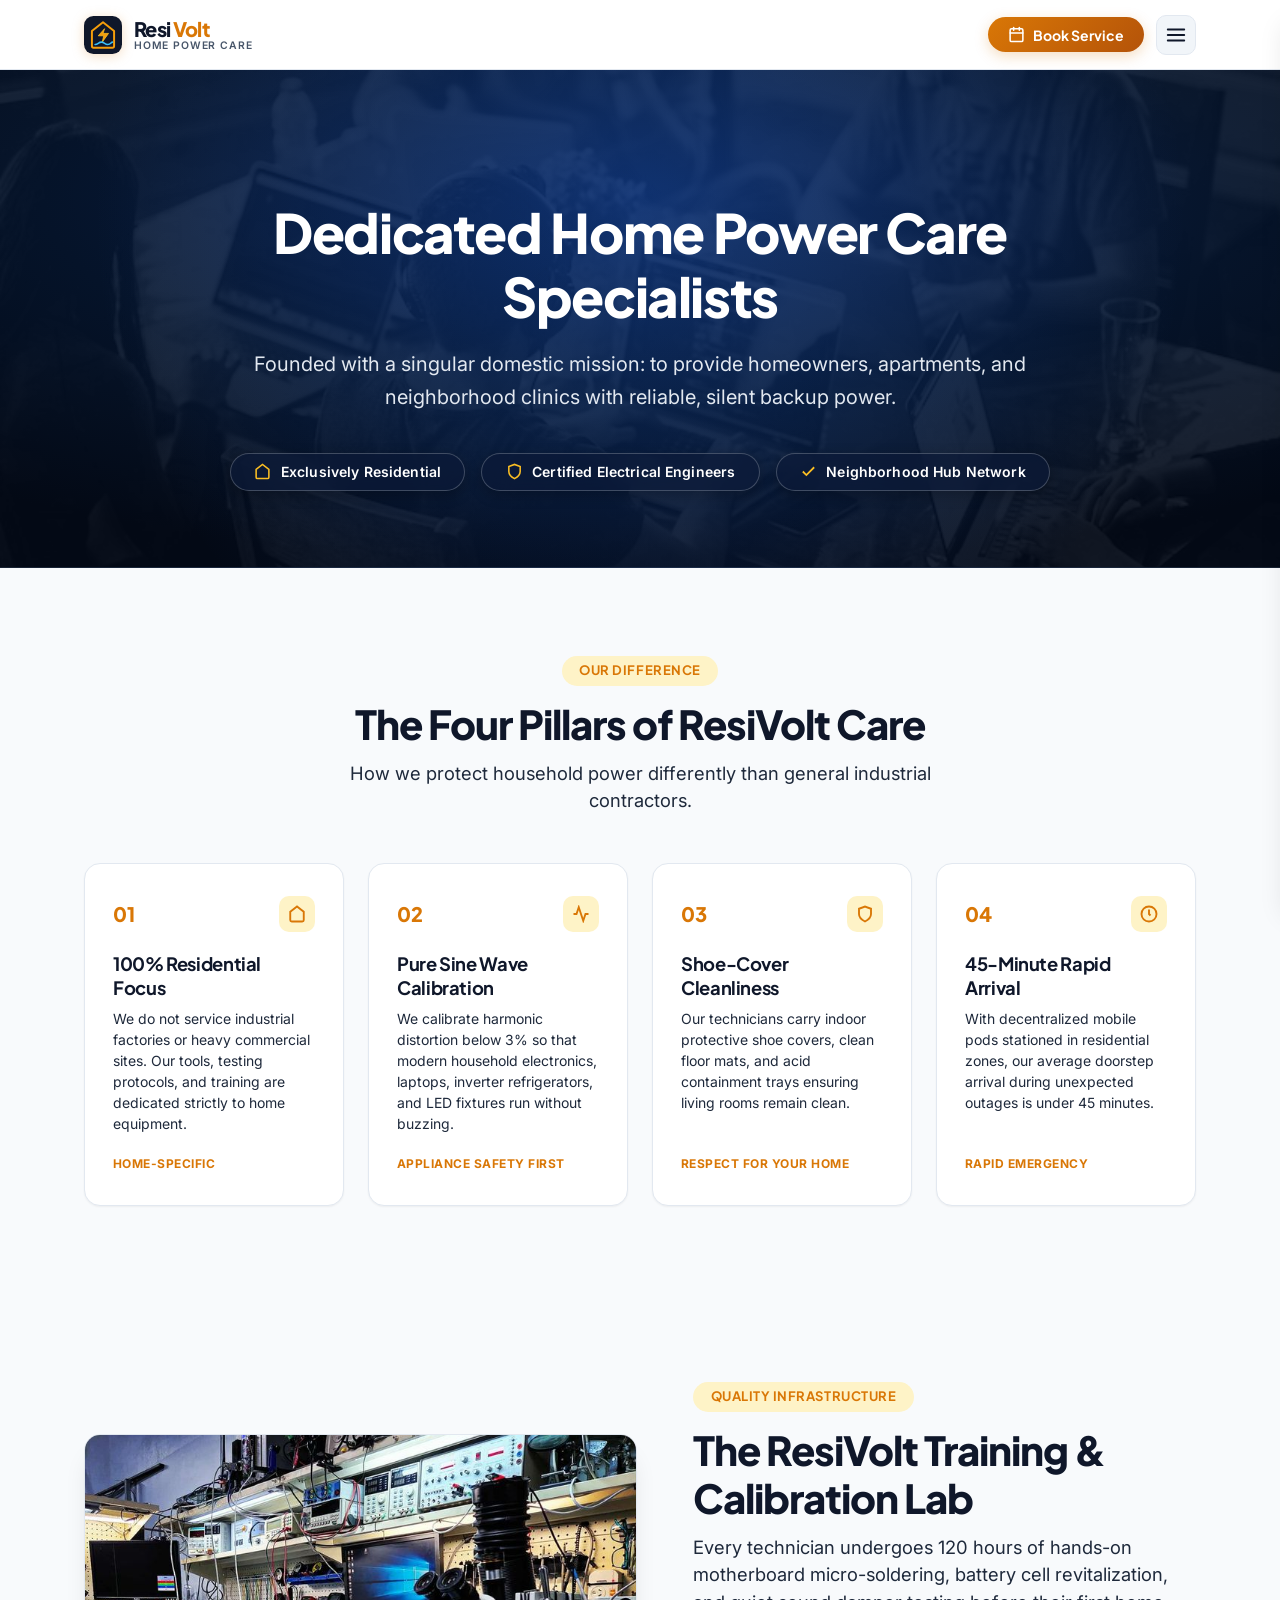
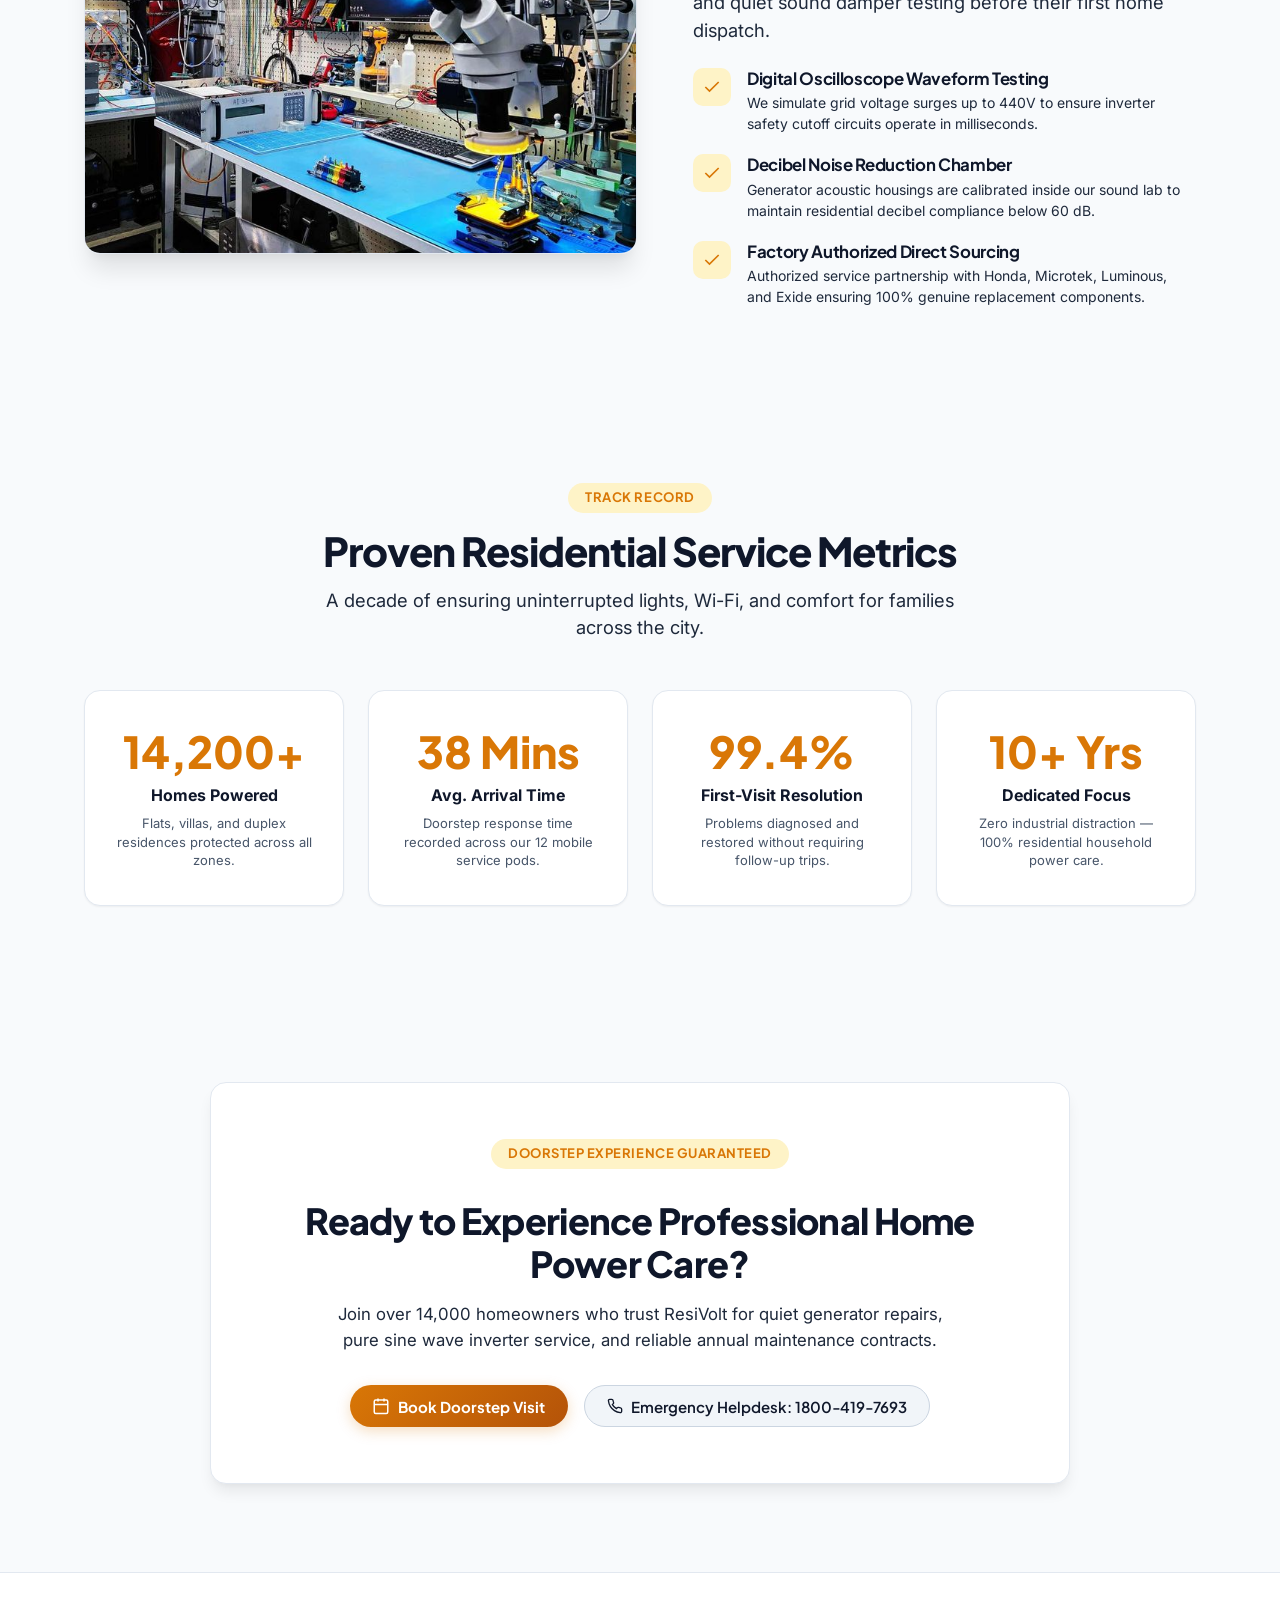
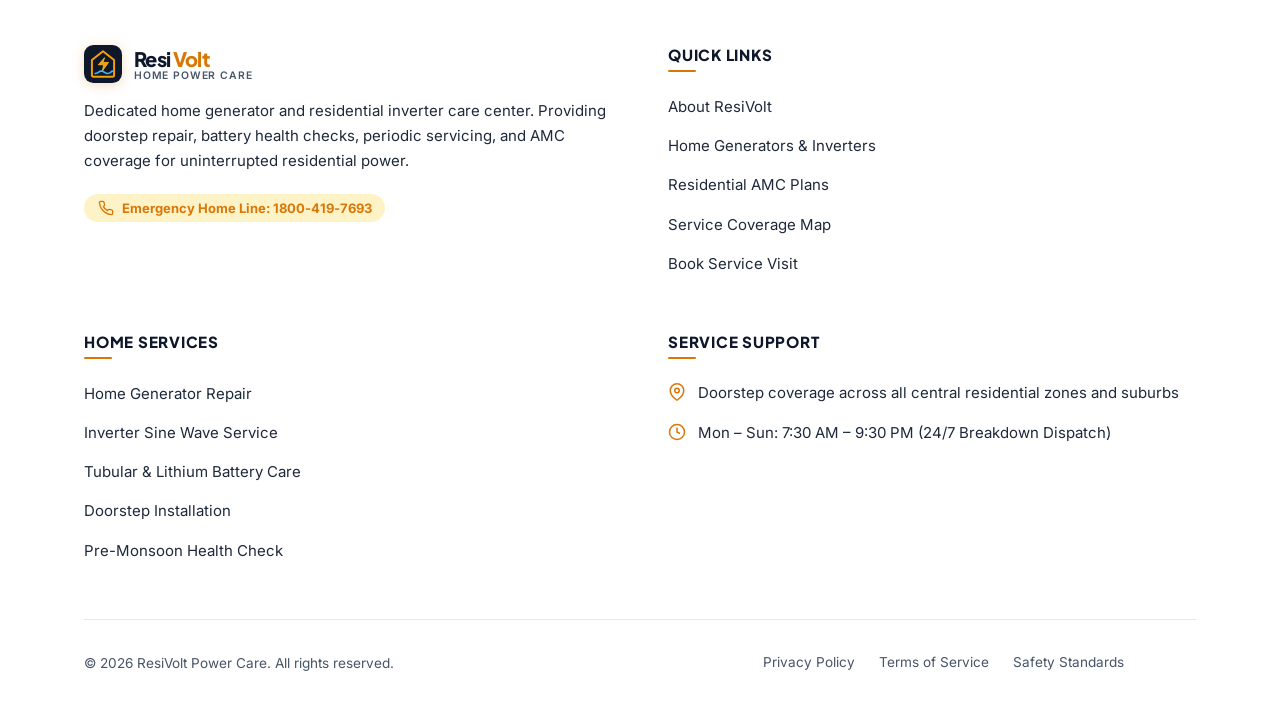
<file: about.html>
<!DOCTYPE html>
<html lang="en" dir="ltr">

<head>
  <meta charset="UTF-8">
  <meta name="viewport" content="width=device-width, initial-scale=1.0">
  <title>About Us | ResiVolt Dedicated Home Generator &amp; Inverter Specialists</title>
  <meta name="description"
    content="Learn about ResiVolt's dedicated focus on residential backup power, our certified electrical technicians, training facility, and neighborhood doorstep care standards.">

  <!-- Favicon -->
  <link rel="icon" type="image/svg+xml" href="assets/images/favicon.svg">

  <!-- Core Design System & Responsive Stylesheets -->
  <link rel="stylesheet" href="assets/css/style.css">
  <link rel="stylesheet" href="assets/css/responsive.css">
</head>

<body>

  <!-- 1. Branded Preloader -->
  <div id="preloader" class="preloader" role="status" aria-label="Loading About ResiVolt">
    <div class="preloader-brand">
      <div class="preloader-logo-group">
        <svg class="brand-logo-svg preloader-logo-svg" viewBox="0 0 48 48" fill="none" xmlns="http://www.w3.org/2000/svg">
          <rect width="48" height="48" rx="12" fill="#0f172a" />
          <path d="M24 8L10 19V38C10 39.1 10.9 40 12 40H36C37.1 40 38 39.1 38 38V19L24 8Z" stroke="#f59e0b"
            stroke-width="2.5" stroke-linejoin="round" />
          <path d="M26 16L18 25H25L23 33L31 22H24L26 16Z" fill="#f59e0b" stroke="#fbbf24" stroke-width="1" />
          <path d="M14 36C18 36 18 33 22 33C26 33 26 36 30 36C34 36 34 33 36 33" stroke="#38bdf8" stroke-width="2"
            stroke-linecap="round" />
        </svg>
        <div class="brand-text-block preloader-text-block">
          <span class="brand-title preloader-brand-title">Resi<span>Volt</span></span>
          <span class="brand-tagline preloader-brand-tagline">Home Power Care</span>
        </div>
      </div>
      <div class="preloader-bar-bg">
        <div class="preloader-bar-fill"></div>
      </div>
    </div>
  </div>

  <!-- 2. Fixed Header (Compact Height, Single-Line Desktop) -->
  <header class="site-header" id="siteHeader">
    <div class="container header-container">

      <!-- Brand Logo & Identity -->
      <a href="index.html" class="brand-identity" aria-label="ResiVolt Home Generator and Inverter Service">
        <svg class="brand-logo-svg" viewBox="0 0 48 48" fill="none" xmlns="http://www.w3.org/2000/svg">
          <rect width="48" height="48" rx="12" fill="#0f172a" />
          <path d="M24 8L10 19V38C10 39.1 10.9 40 12 40H36C37.1 40 38 39.1 38 38V19L24 8Z" stroke="#f59e0b"
            stroke-width="2.5" stroke-linejoin="round" />
          <path d="M26 16L18 25H25L23 33L31 22H24L26 16Z" fill="#f59e0b" stroke="#fbbf24" stroke-width="1" />
          <path d="M14 36C18 36 18 33 22 33C26 33 26 36 30 36C34 36 34 33 36 33" stroke="#38bdf8" stroke-width="2"
            stroke-linecap="round" />
        </svg>
        <div class="brand-text-block">
          <span class="brand-title">Resi<span>Volt</span></span>
          <span class="brand-tagline">Home Power Care</span>
        </div>
      </a>

      <!-- Desktop Navigation - Exactly 6 Items -->
      <nav class="desktop-nav" aria-label="Primary Navigation">
        <!-- 1. Home (Click-only dropdown) -->
        <div class="nav-dropdown" id="homeDropdown">
          <button type="button" class="dropdown-toggle" aria-expanded="false" aria-haspopup="true">
            <span>Home</span>
            <svg class="dropdown-chevron" viewBox="0 0 24 24" fill="none" stroke="currentColor" stroke-width="2"
              stroke-linecap="round" stroke-linejoin="round">
              <polyline points="6 9 12 15 18 9"></polyline>
            </svg>
          </button>
          <ul class="dropdown-menu">
            <li>
              <a href="index.html" class="dropdown-item">
                <div>
                  <strong>Home 1</strong>
                  <span class="dropdown-item-desc">Residential Power Hub</span>
                </div>
              </a>
            </li>
            <li>
              <a href="home-2.html" class="dropdown-item">
                <div>
                  <strong>Home 2</strong>
                  <span class="dropdown-item-desc">Rapid Support &amp; Care</span>
                </div>
              </a>
            </li>
          </ul>
        </div>

        <!-- 2. Services -->
        <a href="services.html" class="nav-link">Services</a>

        <!-- 3. Products -->
        <a href="products.html" class="nav-link">Products</a>

        <!-- 4. AMC Plans -->
        <a href="amc.html" class="nav-link">AMC Plans</a>

        <!-- 5. About (Active - Mandatory Page) -->
        <a href="about.html" class="nav-link active">About</a>

        <!-- 6. Contact -->
        <a href="contact.html" class="nav-link">Contact</a>
      </nav>

      <!-- Header Controls: RTL, Dark Mode, Login CTA -->
      <div class="header-actions">
        <!-- RTL/LTR Toggle -->
        <button type="button" class="icon-btn desktop-only" data-toggle-rtl aria-label="Toggle RTL or LTR layout"
          title="Switch RTL/LTR">
          <span class="rtl-text-indicator">RTL</span>
        </button>

        <!-- Dark Mode Toggle -->
        <button type="button" class="icon-btn desktop-only" data-toggle-theme aria-label="Toggle Dark Mode"
          title="Toggle Theme">
          <svg class="theme-icon-sun" style="display:none;" viewBox="0 0 24 24" fill="none" stroke="currentColor"
            stroke-width="2" stroke-linecap="round" stroke-linejoin="round">
            <circle cx="12" cy="12" r="5"></circle>
            <line x1="12" y1="1" x2="12" y2="3"></line>
            <line x1="12" y1="21" x2="12" y2="23"></line>
            <line x1="4.22" y1="4.22" x2="5.64" y2="5.64"></line>
            <line x1="18.36" y1="18.36" x2="19.78" y2="19.78"></line>
            <line x1="1" y1="12" x2="3" y2="12"></line>
            <line x1="21" y1="12" x2="23" y2="12"></line>
            <line x1="4.22" y1="19.78" x2="5.64" y2="18.36"></line>
            <line x1="18.36" y1="5.64" x2="19.78" y2="4.22"></line>
          </svg>
          <svg class="theme-icon-moon" viewBox="0 0 24 24" fill="none" stroke="currentColor" stroke-width="2"
            stroke-linecap="round" stroke-linejoin="round">
            <path d="M21 12.79A9 9 0 1 1 11.21 3 7 7 0 0 0 21 12.79z"></path>
          </svg>
        </button>

        <a href="contact.html#contactBooking" class="btn-primary nav-cta-btn" aria-label="Book Doorstep Service">
          <svg width="17" height="17" viewBox="0 0 24 24" fill="none" stroke="currentColor" stroke-width="2.2" stroke-linecap="round" stroke-linejoin="round">
            <rect x="3" y="4" width="18" height="18" rx="2" ry="2"></rect>
            <line x1="16" y1="2" x2="16" y2="6"></line>
            <line x1="8" y1="2" x2="8" y2="6"></line>
            <line x1="3" y1="10" x2="21" y2="10"></line>
          </svg>
          <span>Book Service</span>
        </a>

        <!-- Mobile Drawer Toggle -->
        <button type="button" class="mobile-toggle" id="mobileMenuOpen" aria-label="Open Mobile Menu"
          aria-expanded="false">
          <svg viewBox="0 0 24 24" fill="none" stroke="currentColor" stroke-width="2" stroke-linecap="round"
            stroke-linejoin="round">
            <line x1="3" y1="6" x2="21" y2="6"></line>
            <line x1="3" y1="12" x2="21" y2="12"></line>
            <line x1="3" y1="18" x2="21" y2="18"></line>
          </svg>
        </button>
      </div>

    </div>
  </header>

  <!-- 3. Mobile Navigation Drawer & Backdrop -->
  <div class="mobile-backdrop" id="mobileBackdrop"></div>
  <div class="mobile-drawer" id="mobileDrawer" role="dialog" aria-modal="true" aria-label="Mobile Navigation Drawer">
    <div class="mobile-drawer-header">
      <div class="brand-identity">
        <svg class="brand-logo-svg" viewBox="0 0 48 48" fill="none" xmlns="http://www.w3.org/2000/svg">
          <rect width="48" height="48" rx="12" fill="#0f172a" />
          <path d="M24 8L10 19V38C10 39.1 10.9 40 12 40H36C37.1 40 38 39.1 38 38V19L24 8Z" stroke="#f59e0b"
            stroke-width="2.5" stroke-linejoin="round" />
          <path d="M26 16L18 25H25L23 33L31 22H24L26 16Z" fill="#f59e0b" stroke="#fbbf24" stroke-width="1" />
          <path d="M14 36C18 36 18 33 22 33C26 33 26 36 30 36C34 36 34 33 36 33" stroke="#38bdf8" stroke-width="2"
            stroke-linecap="round" />
        </svg>
        <div class="brand-text-block">
          <span class="brand-title">Resi<span>Volt</span></span>
          <span class="brand-tagline">Home Power Care</span>
        </div>
      </div>
      <button type="button" class="icon-btn" id="mobileMenuClose" aria-label="Close Mobile Navigation">
        <svg viewBox="0 0 24 24" fill="none" stroke="currentColor" stroke-width="2" stroke-linecap="round"
          stroke-linejoin="round">
          <line x1="18" y1="6" x2="6" y2="18"></line>
          <line x1="6" y1="6" x2="18" y2="18"></line>
        </svg>
      </button>
    </div>

    <div class="mobile-drawer-body">
      <!-- Mobile Home Accordion -->
      <div class="mobile-accordion">
        <button type="button" class="mobile-nav-link mobile-accordion-toggle">
          <span>Home</span>
          <svg class="dropdown-chevron" viewBox="0 0 24 24" fill="none" stroke="currentColor" stroke-width="2"
            stroke-linecap="round" stroke-linejoin="round">
            <polyline points="6 9 12 15 18 9"></polyline>
          </svg>
        </button>
        <div class="mobile-accordion-content">
          <a href="index.html" class="mobile-sub-link">Home 1 (Power Hub)</a>
          <a href="home-2.html" class="mobile-sub-link">Home 2 (Rapid Support)</a>
        </div>
      </div>

      <a href="services.html" class="mobile-nav-link">Services</a>
      <a href="products.html" class="mobile-nav-link">Products</a>
      <a href="amc.html" class="mobile-nav-link">AMC Plans</a>
      <a href="about.html" class="mobile-nav-link active">About</a>
      <a href="contact.html" class="mobile-nav-link">Contact</a>
    </div>

    <div class="mobile-drawer-footer">
      <div class="mobile-toggles-row">
        <div style="display:flex; align-items:center; gap:0.5rem;">
          <button type="button" class="icon-btn" data-toggle-theme aria-label="Toggle Theme in Mobile Drawer">
            <svg class="theme-icon-sun" style="display:none;" viewBox="0 0 24 24" fill="none" stroke="currentColor"
              stroke-width="2" stroke-linecap="round" stroke-linejoin="round">
              <circle cx="12" cy="12" r="5"></circle>
              <line x1="12" y1="1" x2="12" y2="3"></line>
              <line x1="12" y1="21" x2="12" y2="23"></line>
              <line x1="4.22" y1="4.22" x2="5.64" y2="5.64"></line>
              <line x1="18.36" y1="18.36" x2="19.78" y2="19.78"></line>
              <line x1="1" y1="12" x2="3" y2="12"></line>
              <line x1="21" y1="12" x2="23" y2="12"></line>
              <line x1="4.22" y1="19.78" x2="5.64" y2="18.36"></line>
              <line x1="18.36" y1="5.64" x2="19.78" y2="4.22"></line>
            </svg>
            <svg class="theme-icon-moon" viewBox="0 0 24 24" fill="none" stroke="currentColor"
              stroke-linecap="round" stroke-linejoin="round">
              <path d="M21 12.79A9 9 0 1 1 11.21 3 7 7 0 0 0 21 12.79z"></path>
            </svg>
          </button>
          <button type="button" class="icon-btn" data-toggle-rtl aria-label="Toggle RTL in Mobile Drawer">
            <span class="rtl-text-indicator">RTL</span>
          </button>
        </div>
        <span class="mobile-toggle-badge">Preferences</span>
      </div>
      <a href="contact.html#contactBooking" class="btn-primary" style="width:100%; justify-content:center; text-decoration:none;" aria-label="Book Doorstep Service">
        <svg width="18" height="18" viewBox="0 0 24 24" fill="none" stroke="currentColor" stroke-width="2.2" stroke-linecap="round" stroke-linejoin="round">
          <rect x="3" y="4" width="18" height="18" rx="2" ry="2"></rect>
          <line x1="16" y1="2" x2="16" y2="6"></line>
          <line x1="8" y1="2" x2="8" y2="6"></line>
          <line x1="3" y1="10" x2="21" y2="10"></line>
        </svg>
        <span>Book Service Now</span>
      </a>
    </div>
  </div>

  <!-- 4. Global Auth Modal (Login / Register) -->
  <div class="modal-overlay" id="authModal" role="dialog" aria-modal="true" aria-labelledby="modalTitle">
    <div class="auth-modal">
      <div class="modal-header">
        <h3 class="modal-title" id="modalTitle">Customer Portal</h3>
        <button type="button" class="modal-close" aria-label="Close Modal">
          <svg width="20" height="20" viewBox="0 0 24 24" fill="none" stroke="currentColor" stroke-width="2"
            stroke-linecap="round" stroke-linejoin="round">
            <line x1="18" y1="6" x2="6" y2="18"></line>
            <line x1="6" y1="6" x2="18" y2="18"></line>
          </svg>
        </button>
      </div>
      <div class="modal-body">
        <div class="auth-tabs" role="tablist">
          <button type="button" class="auth-tab-btn active" data-tab="login" role="tab" aria-selected="true">Sign
            In</button>
          <button type="button" class="auth-tab-btn" data-tab="register" role="tab" aria-selected="false">New
            Registration</button>
        </div>

        <form id="authPanel-login" class="auth-form-panel active"
          onsubmit="event.preventDefault(); alert('Signed in successfully!');">
          <div class="form-group">
            <label class="form-label" for="abloginEmail">Email or Mobile Number</label>
            <input type="text" id="abloginEmail" class="form-input" placeholder="e.g. user@home.com or 9876543210"
              required>
          </div>
          <div class="form-group">
            <label class="form-label" for="abloginPass">Password</label>
            <input type="password" id="abloginPass" class="form-input" placeholder="••••••••" required>
          </div>
          <button type="submit" class="btn-auth-submit">Sign In to Service Account</button>
        </form>

        <form id="authPanel-register" class="auth-form-panel"
          onsubmit="event.preventDefault(); alert('Account created! You can now book service visits.');">
          <div class="form-group">
            <label class="form-label" for="abregName">Full Name</label>
            <input type="text" id="abregName" class="form-input" placeholder="e.g. Rajesh Kumar" required>
          </div>
          <div class="form-group">
            <label class="form-label" for="abregPhone">Mobile Number (For Technician Updates)</label>
            <input type="tel" id="abregPhone" class="form-input" placeholder="10-digit mobile number" required>
          </div>
          <div class="form-group">
            <label class="form-label" for="abregDevice">Primary Equipment at Home</label>
            <select id="abregDevice" class="form-input">
              <option value="inverter">Home Inverter &amp; Battery System</option>
              <option value="generator">Home Backup Generator (1-10 kVA)</option>
              <option value="both">Both Generator &amp; Inverter</option>
            </select>
          </div>
          <button type="submit" class="btn-auth-submit">Create Residential Account</button>
        </form>
      </div>
    </div>
  </div>

  <!-- MAIN CONTENT: EXACTLY 5 MAIN CONTENT SECTIONS -->
  <main id="mainContent">

    <!-- ==========================================================================
         SECTION 1: HERO OVERVIEW (The Residential Power Specialists Story)
         ========================================================================== -->
    <section class="page-inner-hero" aria-label="About ResiVolt Overview">
      <img src="assets/images/about/about-hero-story.jpg" alt="ResiVolt electrical engineers and technical support team"
        class="page-inner-hero-bg" width="1920" height="600" loading="eager">

      <div class="page-inner-hero-container">


        <h1 class="page-inner-hero-title">
          Dedicated Home Power Care Specialists
        </h1>

        <p class="page-inner-hero-desc">
          Founded with a singular domestic mission: to provide homeowners, apartments, and neighborhood clinics with
          reliable, silent backup power.
        </p>

        <!-- Trust Badges Row -->
        <div class="hero-trust-pills-row">
          <div class="hero-trust-pill">
            <svg viewBox="0 0 24 24" fill="none" stroke="currentColor" stroke-width="2.2">
              <path d="M3 9l9-7 9 7v11a2 2 0 0 1-2 2H5a2 2 0 0 1-2-2z" />
            </svg>
            <span>Exclusively Residential</span>
          </div>
          <div class="hero-trust-pill">
            <svg viewBox="0 0 24 24" fill="none" stroke="currentColor" stroke-width="2.2">
              <path d="M12 22s8-4 8-10V5l-8-3-8 3v7c0 6 8 10 8 10z" />
            </svg>
            <span>Certified Electrical Engineers</span>
          </div>
          <div class="hero-trust-pill">
            <svg viewBox="0 0 24 24" fill="none" stroke="currentColor" stroke-width="2.5">
              <polyline points="20 6 9 17 4 12" />
            </svg>
            <span>Neighborhood Hub Network</span>
          </div>
        </div>
      </div>
    </section>

    <!-- ==========================================================================
         SECTION 2: 4 CORE PILLARS OF DOMESTIC POWER CARE (4 Architectural Blocks)
         ========================================================================== -->
    <section class="site-section" aria-label="Core Pillars">
      <div class="container">
        <div class="section-header text-center">
          <span class="section-tag">Our Difference</span>
          <h2 class="section-title">The Four Pillars of ResiVolt Care</h2>
          <p class="section-subtitle">
            How we protect household power differently than general industrial contractors.
          </p>
        </div>

        <div class="pillars-grid-4">
          <!-- Pillar 1 -->
          <div class="pillar-block">
            <div>
              <div class="pillar-header">
                <span class="pillar-num">01</span>
                <div class="pillar-icon">
                  <svg viewBox="0 0 24 24" fill="none" stroke="currentColor" stroke-width="2.5">
                    <path d="M3 9l9-7 9 7v11a2 2 0 0 1-2 2H5a2 2 0 0 1-2-2z"></path>
                  </svg>
                </div>
              </div>
              <h3 class="pillar-title">100% Residential Focus</h3>
              <p class="pillar-desc">
                We do not service industrial factories or heavy commercial sites. Our tools, testing protocols, and
                training are dedicated strictly to home equipment.
              </p>
            </div>
            <div class="pillar-tag">
              Home-Specific
            </div>
          </div>

          <!-- Pillar 2 -->
          <div class="pillar-block">
            <div>
              <div class="pillar-header">
                <span class="pillar-num">02</span>
                <div class="pillar-icon">
                  <svg viewBox="0 0 24 24" fill="none" stroke="currentColor" stroke-width="2.5">
                    <polyline points="22 12 18 12 15 21 9 3 6 12 2 12"></polyline>
                  </svg>
                </div>
              </div>
              <h3 class="pillar-title">Pure Sine Wave Calibration</h3>
              <p class="pillar-desc">
                We calibrate harmonic distortion below 3% so that modern household electronics, laptops, inverter
                refrigerators, and LED fixtures run without buzzing.
              </p>
            </div>
            <div class="pillar-tag">
              Appliance Safety First
            </div>
          </div>

          <!-- Pillar 3 -->
          <div class="pillar-block">
            <div>
              <div class="pillar-header">
                <span class="pillar-num">03</span>
                <div class="pillar-icon">
                  <svg viewBox="0 0 24 24" fill="none" stroke="currentColor" stroke-width="2.5">
                    <path d="M12 22s8-4 8-10V5l-8-3-8 3v7c0 6 8 10 8 10z"></path>
                  </svg>
                </div>
              </div>
              <h3 class="pillar-title">Shoe-Cover Cleanliness</h3>
              <p class="pillar-desc">
                Our technicians carry indoor protective shoe covers, clean floor mats, and acid containment trays
                ensuring living rooms remain clean.
              </p>
            </div>
            <div class="pillar-tag">
              Respect For Your Home
            </div>
          </div>

          <!-- Pillar 4 -->
          <div class="pillar-block">
            <div>
              <div class="pillar-header">
                <span class="pillar-num">04</span>
                <div class="pillar-icon">
                  <svg viewBox="0 0 24 24" fill="none" stroke="currentColor" stroke-width="2.5">
                    <circle cx="12" cy="12" r="10"></circle>
                    <polyline points="12 6 12 12 14 14"></polyline>
                  </svg>
                </div>
              </div>
              <h3 class="pillar-title">45-Minute Rapid Arrival</h3>
              <p class="pillar-desc">
                With decentralized mobile pods stationed in residential zones, our average doorstep arrival during
                unexpected outages is under 45 minutes.
              </p>
            </div>
            <div class="pillar-tag">
              Rapid Emergency
            </div>
          </div>
        </div>
      </div>
    </section>

    <!-- ==========================================================================
         SECTION 3: ENGINEERING LAB & BENCH CERTIFICATION (Visual Split)
         ========================================================================== -->
    <section class="site-section" aria-label="Engineering Standards">
      <div class="container facility-wrap">
        <div class="facility-img-frame">
          <img src="assets/images/about/p21.jpg" alt="ResiVolt technician diagnostic laboratory and test bench"
            width="600" height="420">
        </div>

        <div>
          <span class="section-tag">Quality Infrastructure</span>
          <h2 class="section-title">The ResiVolt Training &amp; Calibration Lab</h2>
          <p class="section-subtitle">
            Every technician undergoes 120 hours of hands-on motherboard micro-soldering, battery cell revitalization,
            and quiet sound damper testing before their first home dispatch.
          </p>

          <div class="facility-standards-list">
            <div class="facility-standard-item">
              <div class="facility-standard-icon">
                <svg viewBox="0 0 24 24" fill="none" stroke="currentColor" stroke-width="2">
                  <polyline points="20 6 9 17 4 12"></polyline>
                </svg>
              </div>
              <div>
                <h4 class="facility-standard-title">Digital Oscilloscope Waveform Testing</h4>
                <p class="facility-standard-desc">We simulate grid voltage surges up to 440V to ensure inverter safety
                  cutoff circuits operate in milliseconds.</p>
              </div>
            </div>

            <div class="facility-standard-item">
              <div class="facility-standard-icon">
                <svg viewBox="0 0 24 24" fill="none" stroke="currentColor" stroke-width="2">
                  <polyline points="20 6 9 17 4 12"></polyline>
                </svg>
              </div>
              <div>
                <h4 class="facility-standard-title">Decibel Noise Reduction Chamber</h4>
                <p class="facility-standard-desc">Generator acoustic housings are calibrated inside our sound lab to
                  maintain residential decibel compliance below 60 dB.</p>
              </div>
            </div>

            <div class="facility-standard-item">
              <div class="facility-standard-icon">
                <svg viewBox="0 0 24 24" fill="none" stroke="currentColor" stroke-width="2">
                  <polyline points="20 6 9 17 4 12"></polyline>
                </svg>
              </div>
              <div>
                <h4 class="facility-standard-title">Factory Authorized Direct Sourcing</h4>
                <p class="facility-standard-desc">Authorized service partnership with Honda, Microtek, Luminous, and
                  Exide ensuring 100% genuine replacement components.</p>
              </div>
            </div>
          </div>
        </div>
      </div>
    </section>

    <!-- ==========================================================================
         SECTION 4: KEY MILESTONE IMPACT METRICS (4 Even Big-Number Blocks)
         ========================================================================== -->
    <section class="site-section" aria-label="Impact Milestones">
      <div class="container">
        <div class="section-header text-center">
          <span class="section-tag">Track Record</span>
          <h2 class="section-title">Proven Residential Service Metrics</h2>
          <p class="section-subtitle">
            A decade of ensuring uninterrupted lights, Wi-Fi, and comfort for families across the city.
          </p>
        </div>

        <div class="milestones-grid-4">
          <div class="milestone-metric-box">
            <div class="milestone-number">14,200+</div>
            <div class="milestone-label">Homes Powered</div>
            <div class="milestone-sub">Flats, villas, and duplex residences protected across all zones.</div>
          </div>

          <div class="milestone-metric-box">
            <div class="milestone-number">38 Mins</div>
            <div class="milestone-label">Avg. Arrival Time</div>
            <div class="milestone-sub">Doorstep response time recorded across our 12 mobile service pods.</div>
          </div>

          <div class="milestone-metric-box">
            <div class="milestone-number">99.4%</div>
            <div class="milestone-label">First-Visit Resolution</div>
            <div class="milestone-sub">Problems diagnosed and restored without requiring follow-up trips.</div>
          </div>

          <div class="milestone-metric-box">
            <div class="milestone-number">10+ Yrs</div>
            <div class="milestone-label">Dedicated Focus</div>
            <div class="milestone-sub">Zero industrial distraction — 100% residential household power care.</div>
          </div>
        </div>
      </div>
    </section>

    <!-- ==========================================================================
         SECTION 5: EXPERIENCE THE RESIVOLT STANDARD CTA (Final Content Section)
         ========================================================================== -->
    <section class="site-section" aria-label="Book With Us">
      <div class="container">
        <div class="about-cta-box">
          <span class="section-tag">
            <span>Doorstep Experience Guaranteed</span>
          </span>
          <h2 class="about-cta-title">
            Ready to Experience Professional Home Power Care?
          </h2>
          <p class="about-cta-desc">
            Join over 14,000 homeowners who trust ResiVolt for quiet generator repairs, pure sine wave inverter service,
            and reliable annual maintenance contracts.
          </p>
          <div class="about-cta-actions">
            <a href="contact.html#contactBooking" class="btn-primary">
              <svg width="18" height="18" viewBox="0 0 24 24" fill="none" stroke="currentColor" stroke-width="2">
                <rect x="3" y="4" width="18" height="18" rx="2"></rect>
                <line x1="16" y1="2" x2="16" y2="6"></line>
                <line x1="8" y1="2" x2="8" y2="6"></line>
                <line x1="3" y1="10" x2="21" y2="10"></line>
              </svg>
              <span>Book Doorstep Visit</span>
            </a>
            <a href="tel:18004197693" class="btn-secondary">
              <svg width="16" height="16" viewBox="0 0 24 24" fill="none" stroke="currentColor" stroke-width="2">
                <path
                  d="M22 16.92v3a2 2 0 0 1-2.18 2 19.79 19.79 0 0 1-8.63-3.07 19.5 19.5 0 0 1-6-6 19.79 19.79 0 0 1-3.07-8.67A2 2 0 0 1 4.11 2h3a2 2 0 0 1 2 1.72 12.84 12.84 0 0 0 .7 2.81 2 2 0 0 1-.45 2.11L8.09 9.91a16 16 0 0 0 6 6l1.27-1.27a2 2 0 0 1 2.11-.45 12.84 12.84 0 0 0 2.81.7A2 2 0 0 1 22 16.92z">
                </path>
              </svg>
              <span>Emergency Helpdesk: 1800&#8209;419&#8209;7693</span>
            </a>
          </div>
        </div>
      </div>
    </section>

  </main>

  <!-- Scroll-To-Top Button -->
  <button type="button" class="scroll-top-btn" id="scrollTopBtn" aria-label="Scroll to top of page">
    <svg viewBox="0 0 24 24" fill="none" stroke="currentColor" stroke-width="2.5" stroke-linecap="round"
      stroke-linejoin="round">
      <polyline points="18 15 12 9 6 15"></polyline>
    </svg>
  </button>

  <!-- Shared Footer -->
  <footer class="site-footer">
    <div class="container">
      <div class="footer-grid">
        <div class="footer-brand-col">
          <a href="index.html" class="brand-identity">
            <svg class="brand-logo-svg" viewBox="0 0 48 48" fill="none">
              <rect width="48" height="48" rx="12" fill="#0f172a" />
              <path d="M24 8L10 19V38C10 39.1 10.9 40 12 40H36C37.1 40 38 39.1 38 38V19L24 8Z" stroke="#f59e0b"
                stroke-width="2.5" stroke-linejoin="round" />
              <path d="M26 16L18 25H25L23 33L31 22H24L26 16Z" fill="#f59e0b" stroke="#fbbf24" stroke-width="1" />
              <path d="M14 36C18 36 18 33 22 33C26 33 26 36 30 36C34 36 34 33 36 33" stroke="#38bdf8" stroke-width="2"
                stroke-linecap="round" />
            </svg>
            <div class="brand-text-block">
              <span class="brand-title">Resi<span>Volt</span></span>
              <span class="brand-tagline">Home Power Care</span>
            </div>
          </a>
          <p>
            Dedicated home generator and residential inverter care center. Providing doorstep repair, battery health
            checks, periodic servicing, and AMC coverage for uninterrupted residential power.
          </p>
          <div class="footer-emergency-badge">
            <svg width="16" height="16" viewBox="0 0 24 24" fill="none" stroke="currentColor" stroke-width="2">
              <path
                d="M22 16.92v3a2 2 0 0 1-2.18 2 19.79 19.79 0 0 1-8.63-3.07 19.5 19.5 0 0 1-6-6 19.79 19.79 0 0 1-3.07-8.67A2 2 0 0 1 4.11 2h3a2 2 0 0 1 2 1.72 12.84 12.84 0 0 0 .7 2.81 2 2 0 0 1-.45 2.11L8.09 9.91a16 16 0 0 0 6 6l1.27-1.27a2 2 0 0 1 2.11-.45 12.84 12.84 0 0 0 2.81.7A2 2 0 0 1 22 16.92z">
              </path>
            </svg>
            <span>Emergency Home Line: 1800&#8209;419&#8209;7693</span>
          </div>
        </div>

        <div>
          <h4 class="footer-heading">Home Services</h4>
          <ul class="footer-links">
            <li><a href="services.html#generator-repair">Home Generator Repair</a></li>
            <li><a href="services.html#inverter-service">Inverter Sine Wave Service</a></li>
            <li><a href="services.html#battery-health">Tubular &amp; Lithium Battery Care</a></li>
            <li><a href="services.html#installation">Doorstep Installation</a></li>
            <li><a href="services.html#amc-maintenance">Pre-Monsoon Health Check</a></li>
          </ul>
        </div>

        <div>
          <h4 class="footer-heading">Quick Links</h4>
          <ul class="footer-links">
            <li><a href="about.html">About ResiVolt</a></li>
            <li><a href="products.html">Home Generators &amp; Inverters</a></li>
            <li><a href="amc.html">Residential AMC Plans</a></li>
            <li><a href="contact.html">Service Coverage Map</a></li>
            <li><a href="contact.html#book">Book Service Visit</a></li>
          </ul>
        </div>

        <div>
          <h4 class="footer-heading">Service Support</h4>
          <div class="footer-contact-item">
            <svg viewBox="0 0 24 24" fill="none" stroke="currentColor" stroke-width="2">
              <path d="M21 10c0 7-9 13-9 13s-9-6-9-13a9 9 0 0 1 18 0z"></path>
              <circle cx="12" cy="10" r="3"></circle>
            </svg>
            <span>Doorstep coverage across all central residential zones and suburbs</span>
          </div>
          <div class="footer-contact-item">
            <svg viewBox="0 0 24 24" fill="none" stroke="currentColor" stroke-width="2">
              <circle cx="12" cy="12" r="10"></circle>
              <polyline points="12 6 12 12 16 14"></polyline>
            </svg>
            <span>Mon – Sun: 7:30 AM – 9:30 PM (24/7 Breakdown Dispatch)</span>
          </div>
        </div>
      </div>

      <div class="footer-bottom">
        <div class="footer-copy">
          &copy; 2026 ResiVolt Power Care. All rights reserved.
        </div>
        <div class="footer-legal-links">
          <a href="#">Privacy Policy</a>
          <a href="#">Terms of Service</a>
          <a href="#">Safety Standards</a>
        </div>
      </div>
    </div>
  </footer>

  <!-- Core JavaScript -->
  <script src="assets/js/main.js"></script>
</body>

</html>
</file>
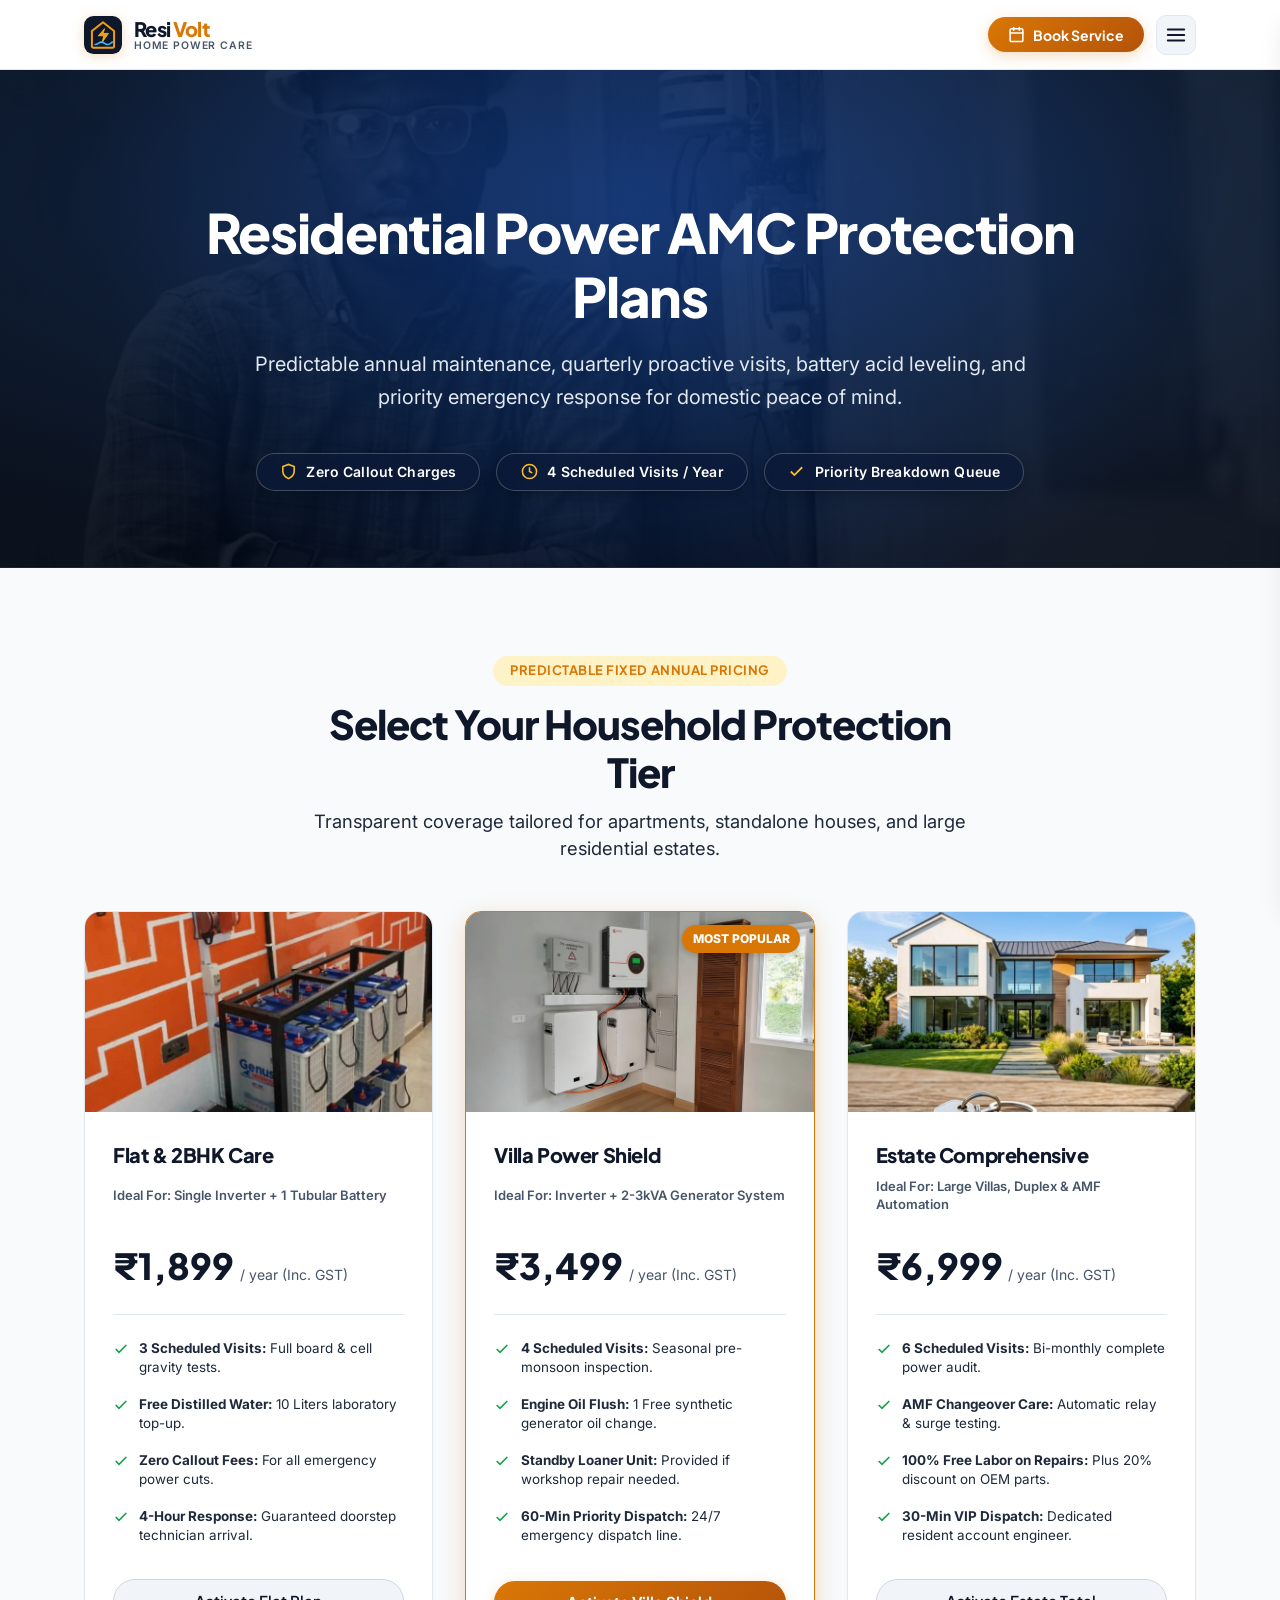
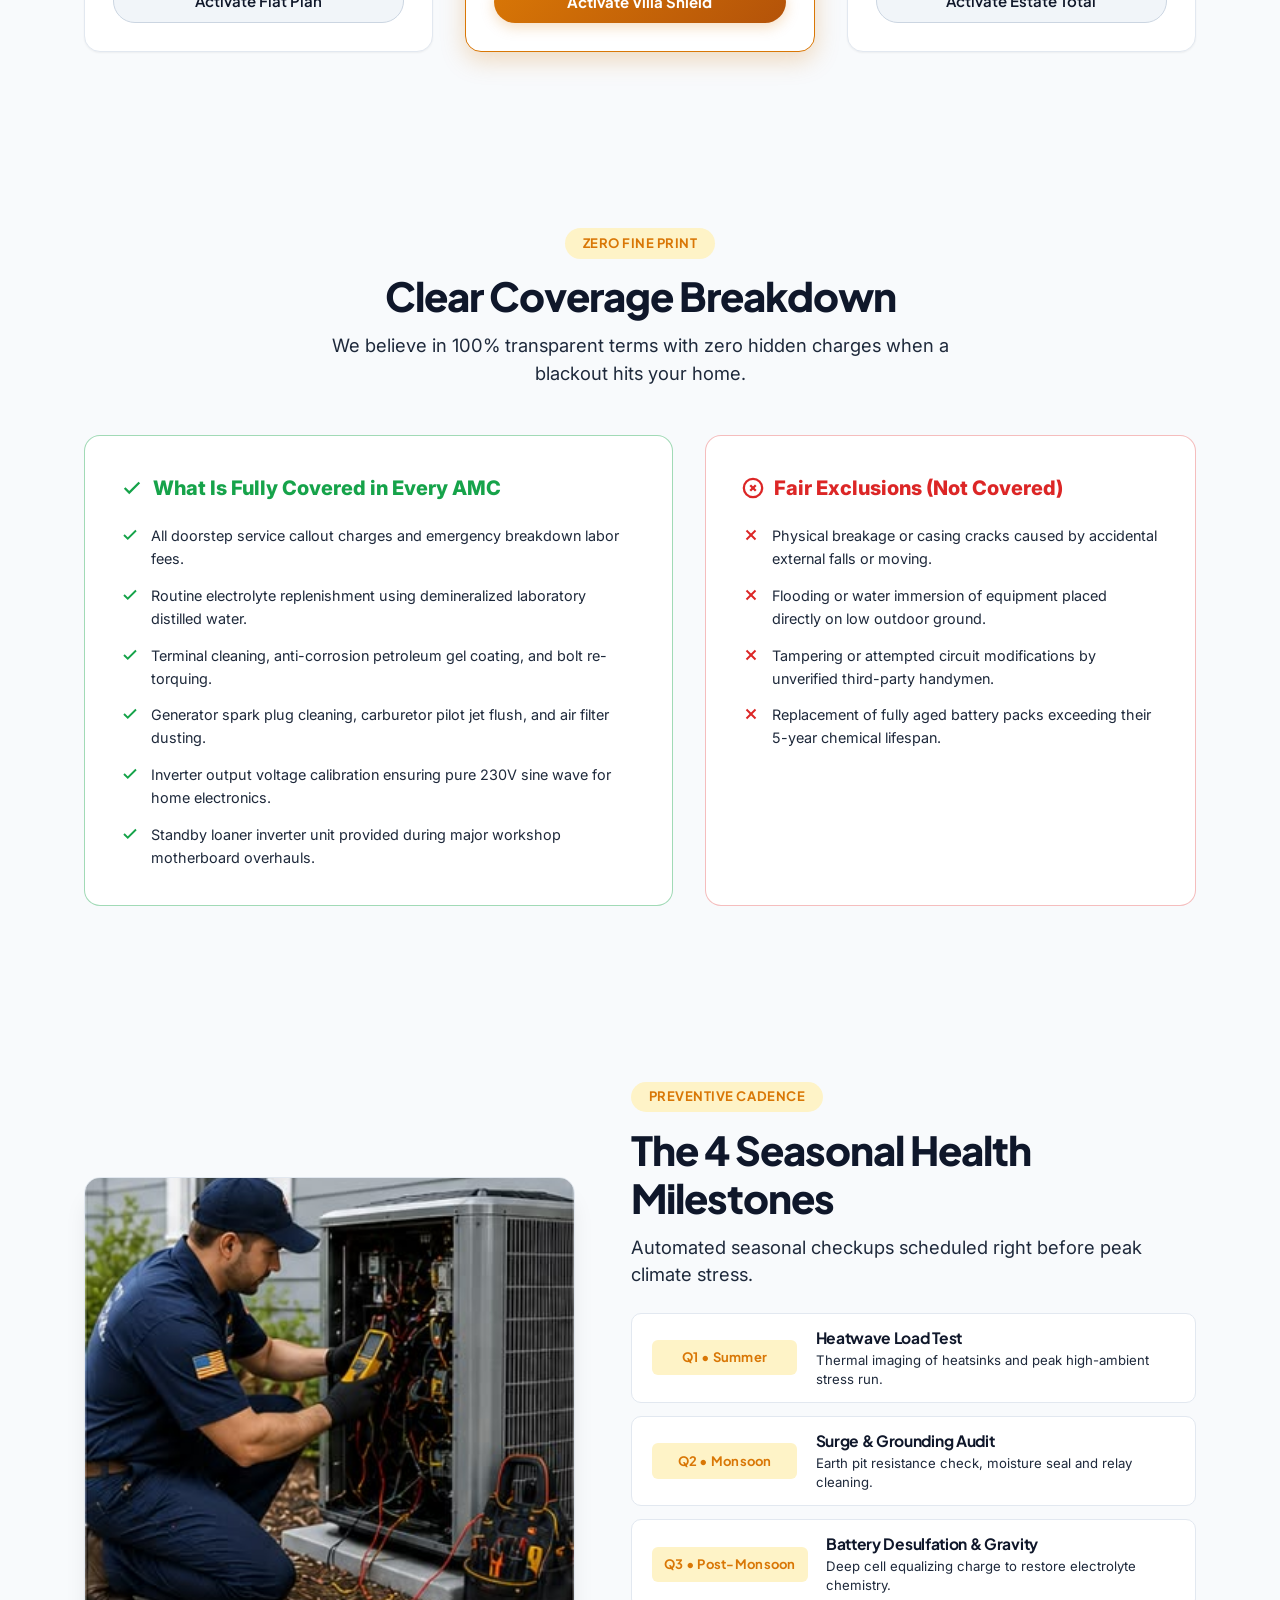
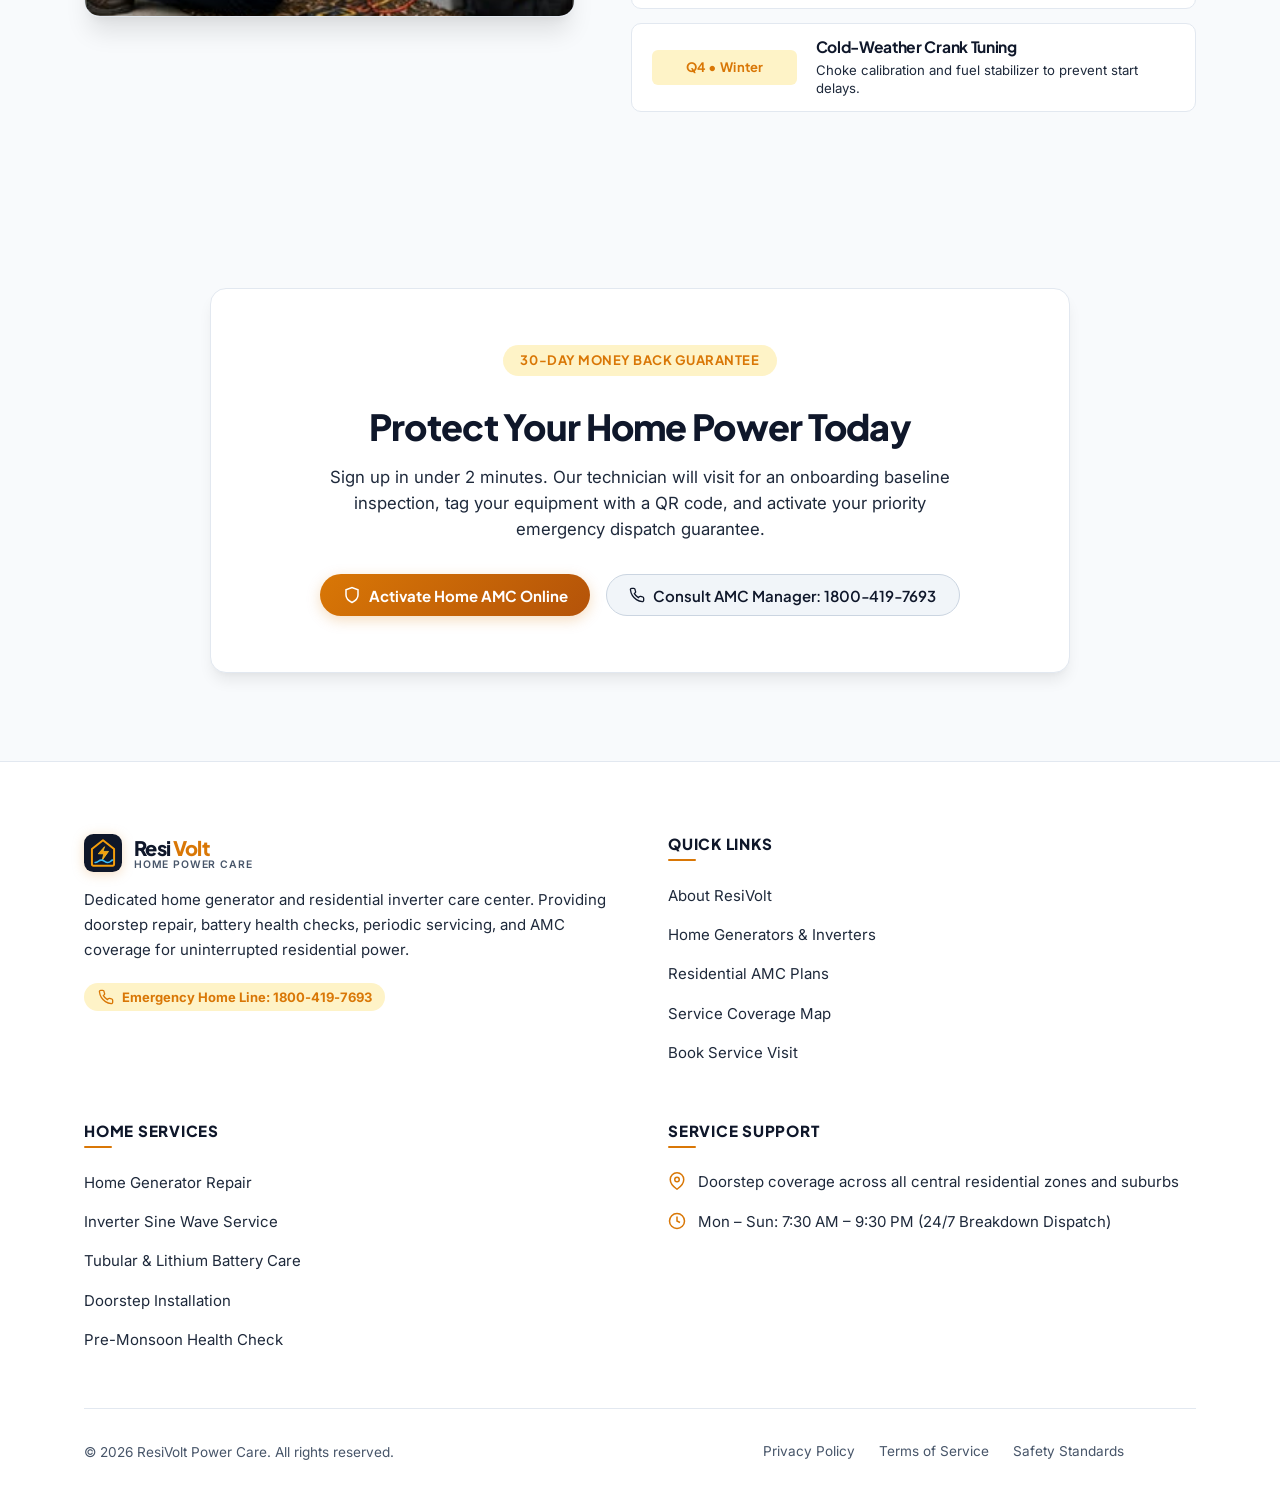
<file: amc.html>
<!DOCTYPE html>
<html lang="en" dir="ltr">

<head>
  <meta charset="UTF-8">
  <meta name="viewport" content="width=device-width, initial-scale=1.0">
  <title>Residential AMC Plans | ResiVolt Home Inverter &amp; Generator Protection</title>
  <meta name="description"
    content="Annual Maintenance Contracts (AMC) for home inverters, battery banks, and standby generators with scheduled doorstep checkups, free electrolyte top-up, and zero callout fees.">

  <!-- Favicon / Brand Tab Icon -->
  <link rel="icon" type="image/svg+xml" href="assets/images/favicon.svg">

  <!-- Core Design System & Responsive Stylesheets -->
  <link rel="stylesheet" href="assets/css/style.css">
  <link rel="stylesheet" href="assets/css/responsive.css">
</head>

<body>

  <!-- 1. Branded Preloader -->
  <div id="preloader" class="preloader" role="status" aria-label="Loading ResiVolt AMC Plans">
    <div class="preloader-brand">
      <div class="preloader-logo-group">
        <svg class="brand-logo-svg preloader-logo-svg" viewBox="0 0 48 48" fill="none" xmlns="http://www.w3.org/2000/svg">
          <rect width="48" height="48" rx="12" fill="#0f172a" />
          <path d="M24 8L10 19V38C10 39.1 10.9 40 12 40H36C37.1 40 38 39.1 38 38V19L24 8Z" stroke="#f59e0b"
            stroke-width="2.5" stroke-linejoin="round" />
          <path d="M26 16L18 25H25L23 33L31 22H24L26 16Z" fill="#f59e0b" stroke="#fbbf24" stroke-width="1" />
          <path d="M14 36C18 36 18 33 22 33C26 33 26 36 30 36C34 36 34 33 36 33" stroke="#38bdf8" stroke-width="2"
            stroke-linecap="round" />
        </svg>
        <div class="brand-text-block preloader-text-block">
          <span class="brand-title preloader-brand-title">Resi<span>Volt</span></span>
          <span class="brand-tagline preloader-brand-tagline">Home Power Care</span>
        </div>
      </div>
      <div class="preloader-bar-bg">
        <div class="preloader-bar-fill"></div>
      </div>
    </div>
  </div>

  <!-- 2. Fixed Header (Compact Height, Single-Line Desktop) -->
  <header class="site-header" id="siteHeader">
    <div class="container header-container">

      <!-- Brand Logo & Identity -->
      <a href="index.html" class="brand-identity" aria-label="ResiVolt Home Generator and Inverter Service">
        <svg class="brand-logo-svg" viewBox="0 0 48 48" fill="none" xmlns="http://www.w3.org/2000/svg">
          <rect width="48" height="48" rx="12" fill="#0f172a" />
          <path d="M24 8L10 19V38C10 39.1 10.9 40 12 40H36C37.1 40 38 39.1 38 38V19L24 8Z" stroke="#f59e0b"
            stroke-width="2.5" stroke-linejoin="round" />
          <path d="M26 16L18 25H25L23 33L31 22H24L26 16Z" fill="#f59e0b" stroke="#fbbf24" stroke-width="1" />
          <path d="M14 36C18 36 18 33 22 33C26 33 26 36 30 36C34 36 34 33 36 33" stroke="#38bdf8" stroke-width="2"
            stroke-linecap="round" />
        </svg>
        <div class="brand-text-block">
          <span class="brand-title">Resi<span>Volt</span></span>
          <span class="brand-tagline">Home Power Care</span>
        </div>
      </a>

      <!-- Desktop Navigation - Exactly 6 Items -->
      <nav class="desktop-nav" aria-label="Primary Navigation">
        <!-- 1. Home (Click-only dropdown) -->
        <div class="nav-dropdown" id="homeDropdown">
          <button type="button" class="dropdown-toggle" aria-expanded="false" aria-haspopup="true">
            <span>Home</span>
            <svg class="dropdown-chevron" viewBox="0 0 24 24" fill="none" stroke="currentColor" stroke-width="2"
              stroke-linecap="round" stroke-linejoin="round">
              <polyline points="6 9 12 15 18 9"></polyline>
            </svg>
          </button>
          <ul class="dropdown-menu">
            <li>
              <a href="index.html" class="dropdown-item">
                <div>
                  <strong>Home 1</strong>
                  <span class="dropdown-item-desc">Residential Power Hub</span>
                </div>
              </a>
            </li>
            <li>
              <a href="home-2.html" class="dropdown-item">
                <div>
                  <strong>Home 2</strong>
                  <span class="dropdown-item-desc">Rapid Support &amp; Care</span>
                </div>
              </a>
            </li>
          </ul>
        </div>

        <!-- 2. Services -->
        <a href="services.html" class="nav-link">Services</a>

        <!-- 3. Products -->
        <a href="products.html" class="nav-link">Products</a>

        <!-- 4. AMC Plans (Active) -->
        <a href="amc.html" class="nav-link active">AMC Plans</a>

        <!-- 5. About (Mandatory) -->
        <a href="about.html" class="nav-link">About</a>

        <!-- 6. Contact -->
        <a href="contact.html" class="nav-link">Contact</a>
      </nav>

      <!-- Header Controls: RTL, Dark Mode, Login CTA -->
      <div class="header-actions">
        <!-- RTL/LTR Toggle -->
        <button type="button" class="icon-btn desktop-only" data-toggle-rtl aria-label="Toggle RTL or LTR layout"
          title="Switch RTL/LTR">
          <span class="rtl-text-indicator">RTL</span>
        </button>

        <!-- Dark Mode Toggle -->
        <button type="button" class="icon-btn desktop-only" data-toggle-theme aria-label="Toggle Dark Mode"
          title="Toggle Theme">
          <svg class="theme-icon-sun" style="display:none;" viewBox="0 0 24 24" fill="none" stroke="currentColor"
            stroke-width="2" stroke-linecap="round" stroke-linejoin="round">
            <circle cx="12" cy="12" r="5"></circle>
            <line x1="12" y1="1" x2="12" y2="3"></line>
            <line x1="12" y1="21" x2="12" y2="23"></line>
            <line x1="4.22" y1="4.22" x2="5.64" y2="5.64"></line>
            <line x1="18.36" y1="18.36" x2="19.78" y2="19.78"></line>
            <line x1="1" y1="12" x2="3" y2="12"></line>
            <line x1="21" y1="12" x2="23" y2="12"></line>
            <line x1="4.22" y1="19.78" x2="5.64" y2="18.36"></line>
            <line x1="18.36" y1="5.64" x2="19.78" y2="4.22"></line>
          </svg>
          <svg class="theme-icon-moon" viewBox="0 0 24 24" fill="none" stroke="currentColor" stroke-width="2"
            stroke-linecap="round" stroke-linejoin="round">
            <path d="M21 12.79A9 9 0 1 1 11.21 3 7 7 0 0 0 21 12.79z"></path>
          </svg>
        </button>

        <a href="contact.html#contactBooking" class="btn-primary nav-cta-btn" aria-label="Book Doorstep Service">
          <svg width="17" height="17" viewBox="0 0 24 24" fill="none" stroke="currentColor" stroke-width="2.2" stroke-linecap="round" stroke-linejoin="round">
            <rect x="3" y="4" width="18" height="18" rx="2" ry="2"></rect>
            <line x1="16" y1="2" x2="16" y2="6"></line>
            <line x1="8" y1="2" x2="8" y2="6"></line>
            <line x1="3" y1="10" x2="21" y2="10"></line>
          </svg>
          <span>Book Service</span>
        </a>

        <!-- Mobile Drawer Toggle -->
        <button type="button" class="mobile-toggle" id="mobileMenuOpen" aria-label="Open Mobile Menu"
          aria-expanded="false">
          <svg viewBox="0 0 24 24" fill="none" stroke="currentColor" stroke-width="2" stroke-linecap="round"
            stroke-linejoin="round">
            <line x1="3" y1="6" x2="21" y2="6"></line>
            <line x1="3" y1="12" x2="21" y2="12"></line>
            <line x1="3" y1="18" x2="21" y2="18"></line>
          </svg>
        </button>
      </div>

    </div>
  </header>

  <!-- 3. Mobile Navigation Drawer & Backdrop -->
  <div class="mobile-backdrop" id="mobileBackdrop"></div>
  <div class="mobile-drawer" id="mobileDrawer" role="dialog" aria-modal="true" aria-label="Mobile Navigation Drawer">
    <div class="mobile-drawer-header">
      <div class="brand-identity">
        <svg class="brand-logo-svg" viewBox="0 0 48 48" fill="none" xmlns="http://www.w3.org/2000/svg">
          <rect width="48" height="48" rx="12" fill="#0f172a" />
          <path d="M24 8L10 19V38C10 39.1 10.9 40 12 40H36C37.1 40 38 39.1 38 38V19L24 8Z" stroke="#f59e0b"
            stroke-width="2.5" stroke-linejoin="round" />
          <path d="M26 16L18 25H25L23 33L31 22H24L26 16Z" fill="#f59e0b" stroke="#fbbf24" stroke-width="1" />
          <path d="M14 36C18 36 18 33 22 33C26 33 26 36 30 36C34 36 34 33 36 33" stroke="#38bdf8" stroke-width="2"
            stroke-linecap="round" />
        </svg>
        <div class="brand-text-block">
          <span class="brand-title">Resi<span>Volt</span></span>
          <span class="brand-tagline">Home Power Care</span>
        </div>
      </div>
      <button type="button" class="icon-btn" id="mobileMenuClose" aria-label="Close Mobile Navigation">
        <svg viewBox="0 0 24 24" fill="none" stroke="currentColor" stroke-width="2" stroke-linecap="round"
          stroke-linejoin="round">
          <line x1="18" y1="6" x2="6" y2="18"></line>
          <line x1="6" y1="6" x2="18" y2="18"></line>
        </svg>
      </button>
    </div>

    <div class="mobile-drawer-body">
      <!-- Mobile Home Accordion -->
      <div class="mobile-accordion">
        <button type="button" class="mobile-nav-link mobile-accordion-toggle">
          <span>Home</span>
          <svg class="dropdown-chevron" viewBox="0 0 24 24" fill="none" stroke="currentColor" stroke-width="2"
            stroke-linecap="round" stroke-linejoin="round">
            <polyline points="6 9 12 15 18 9"></polyline>
          </svg>
        </button>
        <div class="mobile-accordion-content">
          <a href="index.html" class="mobile-sub-link">Home 1 (Power Hub)</a>
          <a href="home-2.html" class="mobile-sub-link">Home 2 (Rapid Support)</a>
        </div>
      </div>

      <a href="services.html" class="mobile-nav-link">Services</a>
      <a href="products.html" class="mobile-nav-link">Products</a>
      <a href="amc.html" class="mobile-nav-link active">AMC Plans</a>
      <a href="about.html" class="mobile-nav-link">About</a>
      <a href="contact.html" class="mobile-nav-link">Contact</a>
    </div>

    <div class="mobile-drawer-footer">
      <div class="mobile-toggles-row">
        <div style="display:flex; align-items:center; gap:0.5rem;">
          <button type="button" class="icon-btn" data-toggle-theme aria-label="Toggle Theme in Mobile Drawer">
            <svg class="theme-icon-sun" style="display:none;" viewBox="0 0 24 24" fill="none" stroke="currentColor"
              stroke-width="2" stroke-linecap="round" stroke-linejoin="round">
              <circle cx="12" cy="12" r="5"></circle>
              <line x1="12" y1="1" x2="12" y2="3"></line>
              <line x1="12" y1="21" x2="12" y2="23"></line>
              <line x1="4.22" y1="4.22" x2="5.64" y2="5.64"></line>
              <line x1="18.36" y1="18.36" x2="19.78" y2="19.78"></line>
              <line x1="1" y1="12" x2="3" y2="12"></line>
              <line x1="21" y1="12" x2="23" y2="12"></line>
              <line x1="4.22" y1="19.78" x2="5.64" y2="18.36"></line>
              <line x1="18.36" y1="5.64" x2="19.78" y2="4.22"></line>
            </svg>
            <svg class="theme-icon-moon" viewBox="0 0 24 24" fill="none" stroke="currentColor"
              stroke-linecap="round" stroke-linejoin="round">
              <path d="M21 12.79A9 9 0 1 1 11.21 3 7 7 0 0 0 21 12.79z"></path>
            </svg>
          </button>
          <button type="button" class="icon-btn" data-toggle-rtl aria-label="Toggle RTL in Mobile Drawer">
            <span class="rtl-text-indicator">RTL</span>
          </button>
        </div>
        <span class="mobile-toggle-badge">Preferences</span>
      </div>
      <a href="contact.html#contactBooking" class="btn-primary" style="width:100%; justify-content:center; text-decoration:none;" aria-label="Book Doorstep Service">
        <svg width="18" height="18" viewBox="0 0 24 24" fill="none" stroke="currentColor" stroke-width="2.2" stroke-linecap="round" stroke-linejoin="round">
          <rect x="3" y="4" width="18" height="18" rx="2" ry="2"></rect>
          <line x1="16" y1="2" x2="16" y2="6"></line>
          <line x1="8" y1="2" x2="8" y2="6"></line>
          <line x1="3" y1="10" x2="21" y2="10"></line>
        </svg>
        <span>Book Service Now</span>
      </a>
    </div>
  </div>

  <!-- 4. Global Auth Modal (Login / Register) -->
  <div class="modal-overlay" id="authModal" role="dialog" aria-modal="true" aria-labelledby="modalTitle">
    <div class="auth-modal">
      <div class="modal-header">
        <h3 class="modal-title" id="modalTitle">Customer Portal</h3>
        <button type="button" class="modal-close" aria-label="Close Modal">
          <svg width="20" height="20" viewBox="0 0 24 24" fill="none" stroke="currentColor" stroke-width="2"
            stroke-linecap="round" stroke-linejoin="round">
            <line x1="18" y1="6" x2="6" y2="18"></line>
            <line x1="6" y1="6" x2="18" y2="18"></line>
          </svg>
        </button>
      </div>
      <div class="modal-body">
        <div class="auth-tabs" role="tablist">
          <button type="button" class="auth-tab-btn active" data-tab="login" role="tab" aria-selected="true">Sign
            In</button>
          <button type="button" class="auth-tab-btn" data-tab="register" role="tab" aria-selected="false">New
            Registration</button>
        </div>

        <form id="authPanel-login" class="auth-form-panel active"
          onsubmit="event.preventDefault(); alert('Signed in successfully!');">
          <div class="form-group">
            <label class="form-label" for="amcloginEmail">Email or Mobile Number</label>
            <input type="text" id="amcloginEmail" class="form-input" placeholder="e.g. user@home.com or 9876543210"
              required>
          </div>
          <div class="form-group">
            <label class="form-label" for="amcloginPass">Password</label>
            <input type="password" id="amcloginPass" class="form-input" placeholder="••••••••" required>
          </div>
          <button type="submit" class="btn-auth-submit">Sign In to Service Account</button>
        </form>

        <form id="authPanel-register" class="auth-form-panel"
          onsubmit="event.preventDefault(); alert('Account created! You can now book service visits.');">
          <div class="form-group">
            <label class="form-label" for="amcregName">Full Name</label>
            <input type="text" id="amcregName" class="form-input" placeholder="e.g. Rajesh Kumar" required>
          </div>
          <div class="form-group">
            <label class="form-label" for="amcregPhone">Mobile Number (For Technician Updates)</label>
            <input type="tel" id="amcregPhone" class="form-input" placeholder="10-digit mobile number" required>
          </div>
          <div class="form-group">
            <label class="form-label" for="amcregDevice">Primary Equipment at Home</label>
            <select id="amcregDevice" class="form-input">
              <option value="inverter">Home Inverter &amp; Battery System</option>
              <option value="generator">Home Backup Generator (1-10 kVA)</option>
              <option value="both">Both Generator &amp; Inverter</option>
            </select>
          </div>
          <button type="submit" class="btn-auth-submit">Create Residential Account</button>
        </form>
      </div>
    </div>
  </div>

  <!-- MAIN CONTENT: EXACTLY 5 MAIN CONTENT SECTIONS -->
  <main id="mainContent">

    <!-- ==========================================================================
         SECTION 1: HERO OVERVIEW & VALUE PROPOSITION
         ========================================================================== -->
    <section class="page-inner-hero" aria-label="AMC Plans Overview">
      <img src="assets/images/sections/amc-hero-protection.jpg"
        alt="Certified engineer conducting annual maintenance inspection" class="page-inner-hero-bg" width="1920"
        height="600" loading="eager">

      <div class="page-inner-hero-container">


        <h1 class="page-inner-hero-title">
          Residential Power AMC Protection Plans
        </h1>

        <p class="page-inner-hero-desc">
          Predictable annual maintenance, quarterly proactive visits, battery acid leveling, and priority emergency
          response for domestic peace of mind.
        </p>

        <!-- Trust Badges Row -->
        <div class="hero-trust-pills-row">
          <div class="hero-trust-pill">
            <svg viewBox="0 0 24 24" fill="none" stroke="currentColor" stroke-width="2.2">
              <path d="M12 22s8-4 8-10V5l-8-3-8 3v7c0 6 8 10 8 10z" />
            </svg>
            <span>Zero Callout Charges</span>
          </div>
          <div class="hero-trust-pill">
            <svg viewBox="0 0 24 24" fill="none" stroke="currentColor" stroke-width="2.2">
              <circle cx="12" cy="12" r="10" />
              <polyline points="12 6 12 12 16 14" />
            </svg>
            <span>4 Scheduled Visits / Year</span>
          </div>
          <div class="hero-trust-pill">
            <svg viewBox="0 0 24 24" fill="none" stroke="currentColor" stroke-width="2.5">
              <polyline points="20 6 9 17 4 12" />
            </svg>
            <span>Priority Breakdown Queue</span>
          </div>
        </div>
      </div>
    </section>

    <!-- ==========================================================================
         SECTION 2: 3 CLEAR RESIDENTIAL AMC TIER CARDS
         ========================================================================== -->
    <section class="site-section" aria-label="AMC Packages">
      <div class="container">
        <div class="section-header text-center">
          <span class="section-tag">Predictable Fixed Annual Pricing</span>
          <h2 class="section-title">Select Your Household Protection Tier</h2>
          <p class="section-subtitle">
            Transparent coverage tailored for apartments, standalone houses, and large residential estates.
          </p>
        </div>

        <div class="amc-grid-3">
          <!-- Tier 1 -->
          <article class="amc-plan-card">
            <div class="amc-img-frame">
              <img src="assets/images/sections/p17.jpg" alt="Apartment pure sine wave inverter care plan" width="400"
                height="200" loading="lazy">
            </div>
            <div class="amc-plan-body">
              <div class="amc-plan-content">
                <h3 class="amc-plan-title">Flat &amp; 2BHK Care</h3>
                <div class="amc-plan-for">Ideal For: Single Inverter + 1 Tubular Battery</div>
                <div class="amc-price-box">
                  <span class="amc-price-amount">&#8377;1,899</span>
                  <span class="amc-price-period">/ year (Inc. GST)</span>
                </div>
                <ul class="amc-perks-list">
                  <li>
                    <svg viewBox="0 0 24 24" fill="none" stroke="currentColor" stroke-width="2.5">
                      <polyline points="20 6 9 17 4 12"></polyline>
                    </svg>
                    <span><strong>3 Scheduled Visits:</strong> Full board &amp; cell gravity tests.</span>
                  </li>
                  <li>
                    <svg viewBox="0 0 24 24" fill="none" stroke="currentColor" stroke-width="2.5">
                      <polyline points="20 6 9 17 4 12"></polyline>
                    </svg>
                    <span><strong>Free Distilled Water:</strong> 10 Liters laboratory top-up.</span>
                  </li>
                  <li>
                    <svg viewBox="0 0 24 24" fill="none" stroke="currentColor" stroke-width="2.5">
                      <polyline points="20 6 9 17 4 12"></polyline>
                    </svg>
                    <span><strong>Zero Callout Fees:</strong> For all emergency power cuts.</span>
                  </li>
                  <li>
                    <svg viewBox="0 0 24 24" fill="none" stroke="currentColor" stroke-width="2.5">
                      <polyline points="20 6 9 17 4 12"></polyline>
                    </svg>
                    <span><strong>4-Hour Response:</strong> Guaranteed doorstep technician arrival.</span>
                  </li>
                </ul>
              </div>
              <a href="contact.html#contactBooking" class="btn-secondary w-full">Activate Flat Plan</a>
            </div>
          </article>

          <!-- Tier 2: Featured -->
          <article class="amc-plan-card featured-plan">
            <span class="amc-badge-popular">MOST POPULAR</span>
            <div class="amc-img-frame">
              <img src="assets/images/sections/p18.jpg" alt="Villa power shield inverter and generator plan" width="400"
                height="200" loading="lazy">
            </div>
            <div class="amc-plan-body">
              <div class="amc-plan-content">
                <h3 class="amc-plan-title">Villa Power Shield</h3>
                <div class="amc-plan-for">Ideal For: Inverter + 2-3kVA Generator System</div>
                <div class="amc-price-box">
                  <span class="amc-price-amount">&#8377;3,499</span>
                  <span class="amc-price-period">/ year (Inc. GST)</span>
                </div>
                <ul class="amc-perks-list">
                  <li>
                    <svg viewBox="0 0 24 24" fill="none" stroke="currentColor" stroke-width="2.5">
                      <polyline points="20 6 9 17 4 12"></polyline>
                    </svg>
                    <span><strong>4 Scheduled Visits:</strong> Seasonal pre-monsoon inspection.</span>
                  </li>
                  <li>
                    <svg viewBox="0 0 24 24" fill="none" stroke="currentColor" stroke-width="2.5">
                      <polyline points="20 6 9 17 4 12"></polyline>
                    </svg>
                    <span><strong>Engine Oil Flush:</strong> 1 Free synthetic generator oil change.</span>
                  </li>
                  <li>
                    <svg viewBox="0 0 24 24" fill="none" stroke="currentColor" stroke-width="2.5">
                      <polyline points="20 6 9 17 4 12"></polyline>
                    </svg>
                    <span><strong>Standby Loaner Unit:</strong> Provided if workshop repair needed.</span>
                  </li>
                  <li>
                    <svg viewBox="0 0 24 24" fill="none" stroke="currentColor" stroke-width="2.5">
                      <polyline points="20 6 9 17 4 12"></polyline>
                    </svg>
                    <span><strong>60-Min Priority Dispatch:</strong> 24/7 emergency dispatch line.</span>
                  </li>
                </ul>
              </div>
              <a href="contact.html#contactBooking" class="btn-primary w-full">Activate Villa Shield</a>
            </div>
          </article>

          <!-- Tier 3 -->
          <article class="amc-plan-card">
            <div class="amc-img-frame">
              <img src="assets/images/sections/p19.jpg" alt="Complete residential estate and AMF comprehensive care"
                width="400" height="200" loading="lazy">
            </div>
            <div class="amc-plan-body">
              <div class="amc-plan-content">
                <h3 class="amc-plan-title">Estate Comprehensive</h3>
                <div class="amc-plan-for">Ideal For: Large Villas, Duplex &amp; AMF Automation</div>
                <div class="amc-price-box">
                  <span class="amc-price-amount">&#8377;6,999</span>
                  <span class="amc-price-period">/ year (Inc. GST)</span>
                </div>
                <ul class="amc-perks-list">
                  <li>
                    <svg viewBox="0 0 24 24" fill="none" stroke="currentColor" stroke-width="2.5">
                      <polyline points="20 6 9 17 4 12"></polyline>
                    </svg>
                    <span><strong>6 Scheduled Visits:</strong> Bi-monthly complete power audit.</span>
                  </li>
                  <li>
                    <svg viewBox="0 0 24 24" fill="none" stroke="currentColor" stroke-width="2.5">
                      <polyline points="20 6 9 17 4 12"></polyline>
                    </svg>
                    <span><strong>AMF Changeover Care:</strong> Automatic relay &amp; surge testing.</span>
                  </li>
                  <li>
                    <svg viewBox="0 0 24 24" fill="none" stroke="currentColor" stroke-width="2.5">
                      <polyline points="20 6 9 17 4 12"></polyline>
                    </svg>
                    <span><strong>100% Free Labor on Repairs:</strong> Plus 20% discount on OEM parts.</span>
                  </li>
                  <li>
                    <svg viewBox="0 0 24 24" fill="none" stroke="currentColor" stroke-width="2.5">
                      <polyline points="20 6 9 17 4 12"></polyline>
                    </svg>
                    <span><strong>30-Min VIP Dispatch:</strong> Dedicated resident account engineer.</span>
                  </li>
                </ul>
              </div>
              <a href="contact.html#contactBooking" class="btn-secondary w-full">Activate Estate Total</a>
            </div>
          </article>
        </div>
      </div>
    </section>

    <!-- ==========================================================================
         SECTION 3: WHAT'S COVERED VS EXCLUSIONS (Transparent Side-by-Side Matrix)
         ========================================================================== -->
    <section class="site-section" aria-label="Coverage Inclusions">
      <div class="container">
        <div class="section-header text-center">
          <span class="section-tag">Zero Fine Print</span>
          <h2 class="section-title">Clear Coverage Breakdown</h2>
          <p class="section-subtitle">
            We believe in 100% transparent terms with zero hidden charges when a blackout hits your home.
          </p>
        </div>

        <div class="coverage-matrix-container">
          <!-- Inclusions -->
          <div class="coverage-table-box included">
            <div class="coverage-table-header">
              <svg width="22" height="22" viewBox="0 0 24 24" fill="none" stroke="currentColor" stroke-width="2.5">
                <polyline points="20 6 9 17 4 12"></polyline>
              </svg>
              <span>What Is Fully Covered in Every AMC</span>
            </div>
            <ul class="coverage-table-list">
              <li>
                <svg viewBox="0 0 24 24" fill="none" stroke="var(--success)" stroke-width="2.5">
                  <polyline points="20 6 9 17 4 12"></polyline>
                </svg>
                <span>All doorstep service callout charges and emergency breakdown labor fees.</span>
              </li>
              <li>
                <svg viewBox="0 0 24 24" fill="none" stroke="var(--success)" stroke-width="2.5">
                  <polyline points="20 6 9 17 4 12"></polyline>
                </svg>
                <span>Routine electrolyte replenishment using demineralized laboratory distilled water.</span>
              </li>
              <li>
                <svg viewBox="0 0 24 24" fill="none" stroke="var(--success)" stroke-width="2.5">
                  <polyline points="20 6 9 17 4 12"></polyline>
                </svg>
                <span>Terminal cleaning, anti-corrosion petroleum gel coating, and bolt re-torquing.</span>
              </li>
              <li>
                <svg viewBox="0 0 24 24" fill="none" stroke="var(--success)" stroke-width="2.5">
                  <polyline points="20 6 9 17 4 12"></polyline>
                </svg>
                <span>Generator spark plug cleaning, carburetor pilot jet flush, and air filter dusting.</span>
              </li>
              <li>
                <svg viewBox="0 0 24 24" fill="none" stroke="var(--success)" stroke-width="2.5">
                  <polyline points="20 6 9 17 4 12"></polyline>
                </svg>
                <span>Inverter output voltage calibration ensuring pure 230V sine wave for home electronics.</span>
              </li>
              <li>
                <svg viewBox="0 0 24 24" fill="none" stroke="var(--success)" stroke-width="2.5">
                  <polyline points="20 6 9 17 4 12"></polyline>
                </svg>
                <span>Standby loaner inverter unit provided during major workshop motherboard overhauls.</span>
              </li>
            </ul>
          </div>

          <!-- Exclusions -->
          <div class="coverage-table-box excluded">
            <div class="coverage-table-header">
              <svg width="22" height="22" viewBox="0 0 24 24" fill="none" stroke="currentColor" stroke-width="2.5">
                <circle cx="12" cy="12" r="10"></circle>
                <line x1="15" y1="9" x2="9" y2="15"></line>
                <line x1="9" y1="9" x2="15" y2="15"></line>
              </svg>
              <span>Fair Exclusions (Not Covered)</span>
            </div>
            <ul class="coverage-table-list">
              <li>
                <svg viewBox="0 0 24 24" fill="none" stroke="var(--danger)" stroke-width="2.5">
                  <line x1="18" y1="6" x2="6" y2="18"></line>
                  <line x1="6" y1="6" x2="18" y2="18"></line>
                </svg>
                <span>Physical breakage or casing cracks caused by accidental external falls or moving.</span>
              </li>
              <li>
                <svg viewBox="0 0 24 24" fill="none" stroke="var(--danger)" stroke-width="2.5">
                  <line x1="18" y1="6" x2="6" y2="18"></line>
                  <line x1="6" y1="6" x2="18" y2="18"></line>
                </svg>
                <span>Flooding or water immersion of equipment placed directly on low outdoor ground.</span>
              </li>
              <li>
                <svg viewBox="0 0 24 24" fill="none" stroke="var(--danger)" stroke-width="2.5">
                  <line x1="18" y1="6" x2="6" y2="18"></line>
                  <line x1="6" y1="6" x2="18" y2="18"></line>
                </svg>
                <span>Tampering or attempted circuit modifications by unverified third-party handymen.</span>
              </li>
              <li>
                <svg viewBox="0 0 24 24" fill="none" stroke="var(--danger)" stroke-width="2.5">
                  <line x1="18" y1="6" x2="6" y2="18"></line>
                  <line x1="6" y1="6" x2="18" y2="18"></line>
                </svg>
                <span>Replacement of fully aged battery packs exceeding their 5-year chemical lifespan.</span>
              </li>
            </ul>
          </div>
        </div>
      </div>
    </section>

    <!-- ==========================================================================
         SECTION 4: 4 SEASONAL PREVENTIVE HEALTH MILESTONES (Visual Timeline)
         ========================================================================== -->
    <section class="site-section" aria-label="Seasonal Milestones">
      <div class="container seasonal-wrap">
        <div class="seasonal-img-frame">
          <img src="assets/images/sections/p20.jpg" alt="Certified technician carrying out seasonal maintenance checkup"
            width="600" height="440">
        </div>

        <div>
          <span class="section-tag">Preventive Cadence</span>
          <h2 class="section-title">The 4 Seasonal Health Milestones</h2>
          <p class="section-subtitle">
            Automated seasonal checkups scheduled right before peak climate stress.
          </p>

          <div class="seasonal-milestones-list">
            <div class="season-milestone-item">
              <span class="season-num-badge">Q1 &bull; Summer</span>
              <div class="season-milestone-body">
                <h4 class="season-milestone-title">Heatwave Load Test</h4>
                <p class="season-milestone-desc">Thermal imaging of heatsinks and peak high-ambient stress run.</p>
              </div>
            </div>

            <div class="season-milestone-item">
              <span class="season-num-badge">Q2 &bull; Monsoon</span>
              <div class="season-milestone-body">
                <h4 class="season-milestone-title">Surge &amp; Grounding Audit</h4>
                <p class="season-milestone-desc">Earth pit resistance check, moisture seal and relay cleaning.</p>
              </div>
            </div>

            <div class="season-milestone-item">
              <span class="season-num-badge">Q3 &bull; Post-Monsoon</span>
              <div class="season-milestone-body">
                <h4 class="season-milestone-title">Battery Desulfation &amp; Gravity</h4>
                <p class="season-milestone-desc">Deep cell equalizing charge to restore electrolyte chemistry.</p>
              </div>
            </div>

            <div class="season-milestone-item">
              <span class="season-num-badge">Q4 &bull; Winter</span>
              <div class="season-milestone-body">
                <h4 class="season-milestone-title">Cold-Weather Crank Tuning</h4>
                <p class="season-milestone-desc">Choke calibration and fuel stabilizer to prevent start delays.</p>
              </div>
            </div>
          </div>
        </div>
      </div>
    </section>

    <!-- ==========================================================================
         SECTION 5: INSTANT AMC ACTIVATION CTA (Final Content Section)
         ========================================================================== -->
    <section class="site-section" aria-label="Activate AMC">
      <div class="container">
        <div class="amc-cta-box">
          <span class="section-tag">
            30-Day Money Back Guarantee
          </span>
          <h2 class="amc-cta-title">
            Protect Your Home Power Today
          </h2>
          <p class="amc-cta-desc">
            Sign up in under 2 minutes. Our technician will visit for an onboarding baseline inspection, tag your
            equipment with a QR code, and activate your priority emergency dispatch guarantee.
          </p>
          <div class="amc-cta-actions">
            <a href="contact.html#contactBooking" class="btn-primary">
              <svg width="18" height="18" viewBox="0 0 24 24" fill="none" stroke="currentColor" stroke-width="2">
                <path d="M12 22s8-4 8-10V5l-8-3-8 3v7c0 6 8 10 8 10z"></path>
              </svg>
              <span>Activate Home AMC Online</span>
            </a>
            <a href="tel:18004197693" class="btn-secondary">
              <svg width="16" height="16" viewBox="0 0 24 24" fill="none" stroke="currentColor" stroke-width="2">
                <path
                  d="M22 16.92v3a2 2 0 0 1-2.18 2 19.79 19.79 0 0 1-8.63-3.07 19.5 19.5 0 0 1-6-6 19.79 19.79 0 0 1-3.07-8.67A2 2 0 0 1 4.11 2h3a2 2 0 0 1 2 1.72 12.84 12.84 0 0 0 .7 2.81 2 2 0 0 1-.45 2.11L8.09 9.91a16 16 0 0 0 6 6l1.27-1.27a2 2 0 0 1 2.11-.45 12.84 12.84 0 0 0 2.81.7A2 2 0 0 1 22 16.92z">
                </path>
              </svg>
              <span>Consult AMC Manager: 1800&#8209;419&#8209;7693</span>
            </a>
          </div>
        </div>
      </div>
    </section>

  </main>

  <!-- Scroll-To-Top Button -->
  <button type="button" class="scroll-top-btn" id="scrollTopBtn" aria-label="Scroll to top of page">
    <svg viewBox="0 0 24 24" fill="none" stroke="currentColor" stroke-width="2.5" stroke-linecap="round"
      stroke-linejoin="round">
      <polyline points="18 15 12 9 6 15"></polyline>
    </svg>
  </button>

  <!-- Shared Footer -->
  <footer class="site-footer">
    <div class="container">
      <div class="footer-grid">
        <div class="footer-brand-col">
          <a href="index.html" class="brand-identity">
            <svg class="brand-logo-svg" viewBox="0 0 48 48" fill="none">
              <rect width="48" height="48" rx="12" fill="#0f172a" />
              <path d="M24 8L10 19V38C10 39.1 10.9 40 12 40H36C37.1 40 38 39.1 38 38V19L24 8Z" stroke="#f59e0b"
                stroke-width="2.5" stroke-linejoin="round" />
              <path d="M26 16L18 25H25L23 33L31 22H24L26 16Z" fill="#f59e0b" stroke="#fbbf24" stroke-width="1" />
              <path d="M14 36C18 36 18 33 22 33C26 33 26 36 30 36C34 36 34 33 36 33" stroke="#38bdf8" stroke-width="2"
                stroke-linecap="round" />
            </svg>
            <div class="brand-text-block">
              <span class="brand-title">Resi<span>Volt</span></span>
              <span class="brand-tagline">Home Power Care</span>
            </div>
          </a>
          <p>
            Dedicated home generator and residential inverter care center. Providing doorstep repair, battery health
            checks, periodic servicing, and AMC coverage for uninterrupted residential power.
          </p>
          <div class="footer-emergency-badge">
            <svg width="16" height="16" viewBox="0 0 24 24" fill="none" stroke="currentColor" stroke-width="2">
              <path
                d="M22 16.92v3a2 2 0 0 1-2.18 2 19.79 19.79 0 0 1-8.63-3.07 19.5 19.5 0 0 1-6-6 19.79 19.79 0 0 1-3.07-8.67A2 2 0 0 1 4.11 2h3a2 2 0 0 1 2 1.72 12.84 12.84 0 0 0 .7 2.81 2 2 0 0 1-.45 2.11L8.09 9.91a16 16 0 0 0 6 6l1.27-1.27a2 2 0 0 1 2.11-.45 12.84 12.84 0 0 0 2.81.7A2 2 0 0 1 22 16.92z">
              </path>
            </svg>
            <span>Emergency Home Line: 1800&#8209;419&#8209;7693</span>
          </div>
        </div>

        <div>
          <h4 class="footer-heading">Home Services</h4>
          <ul class="footer-links">
            <li><a href="services.html#generator-repair">Home Generator Repair</a></li>
            <li><a href="services.html#inverter-service">Inverter Sine Wave Service</a></li>
            <li><a href="services.html#battery-health">Tubular &amp; Lithium Battery Care</a></li>
            <li><a href="services.html#installation">Doorstep Installation</a></li>
            <li><a href="services.html#amc-maintenance">Pre-Monsoon Health Check</a></li>
          </ul>
        </div>

        <div>
          <h4 class="footer-heading">Quick Links</h4>
          <ul class="footer-links">
            <li><a href="about.html">About ResiVolt</a></li>
            <li><a href="products.html">Home Generators &amp; Inverters</a></li>
            <li><a href="amc.html">Residential AMC Plans</a></li>
            <li><a href="contact.html">Service Coverage Map</a></li>
            <li><a href="contact.html#book">Book Service Visit</a></li>
          </ul>
        </div>

        <div>
          <h4 class="footer-heading">Service Support</h4>
          <div class="footer-contact-item">
            <svg viewBox="0 0 24 24" fill="none" stroke="currentColor" stroke-width="2">
              <path d="M21 10c0 7-9 13-9 13s-9-6-9-13a9 9 0 0 1 18 0z"></path>
              <circle cx="12" cy="10" r="3"></circle>
            </svg>
            <span>Doorstep coverage across all central residential zones and suburbs</span>
          </div>
          <div class="footer-contact-item">
            <svg viewBox="0 0 24 24" fill="none" stroke="currentColor" stroke-width="2">
              <circle cx="12" cy="12" r="10"></circle>
              <polyline points="12 6 12 12 16 14"></polyline>
            </svg>
            <span>Mon – Sun: 7:30 AM – 9:30 PM (24/7 Breakdown Dispatch)</span>
          </div>
        </div>
      </div>

      <div class="footer-bottom">
        <div class="footer-copy">
          &copy; 2026 ResiVolt Power Care. All rights reserved.
        </div>
        <div class="footer-legal-links">
          <a href="#">Privacy Policy</a>
          <a href="#">Terms of Service</a>
          <a href="#">Safety Standards</a>
        </div>
      </div>
    </div>
  </footer>

  <!-- Core JavaScript -->
  <script src="assets/js/main.js"></script>
</body>

</html>
</file>
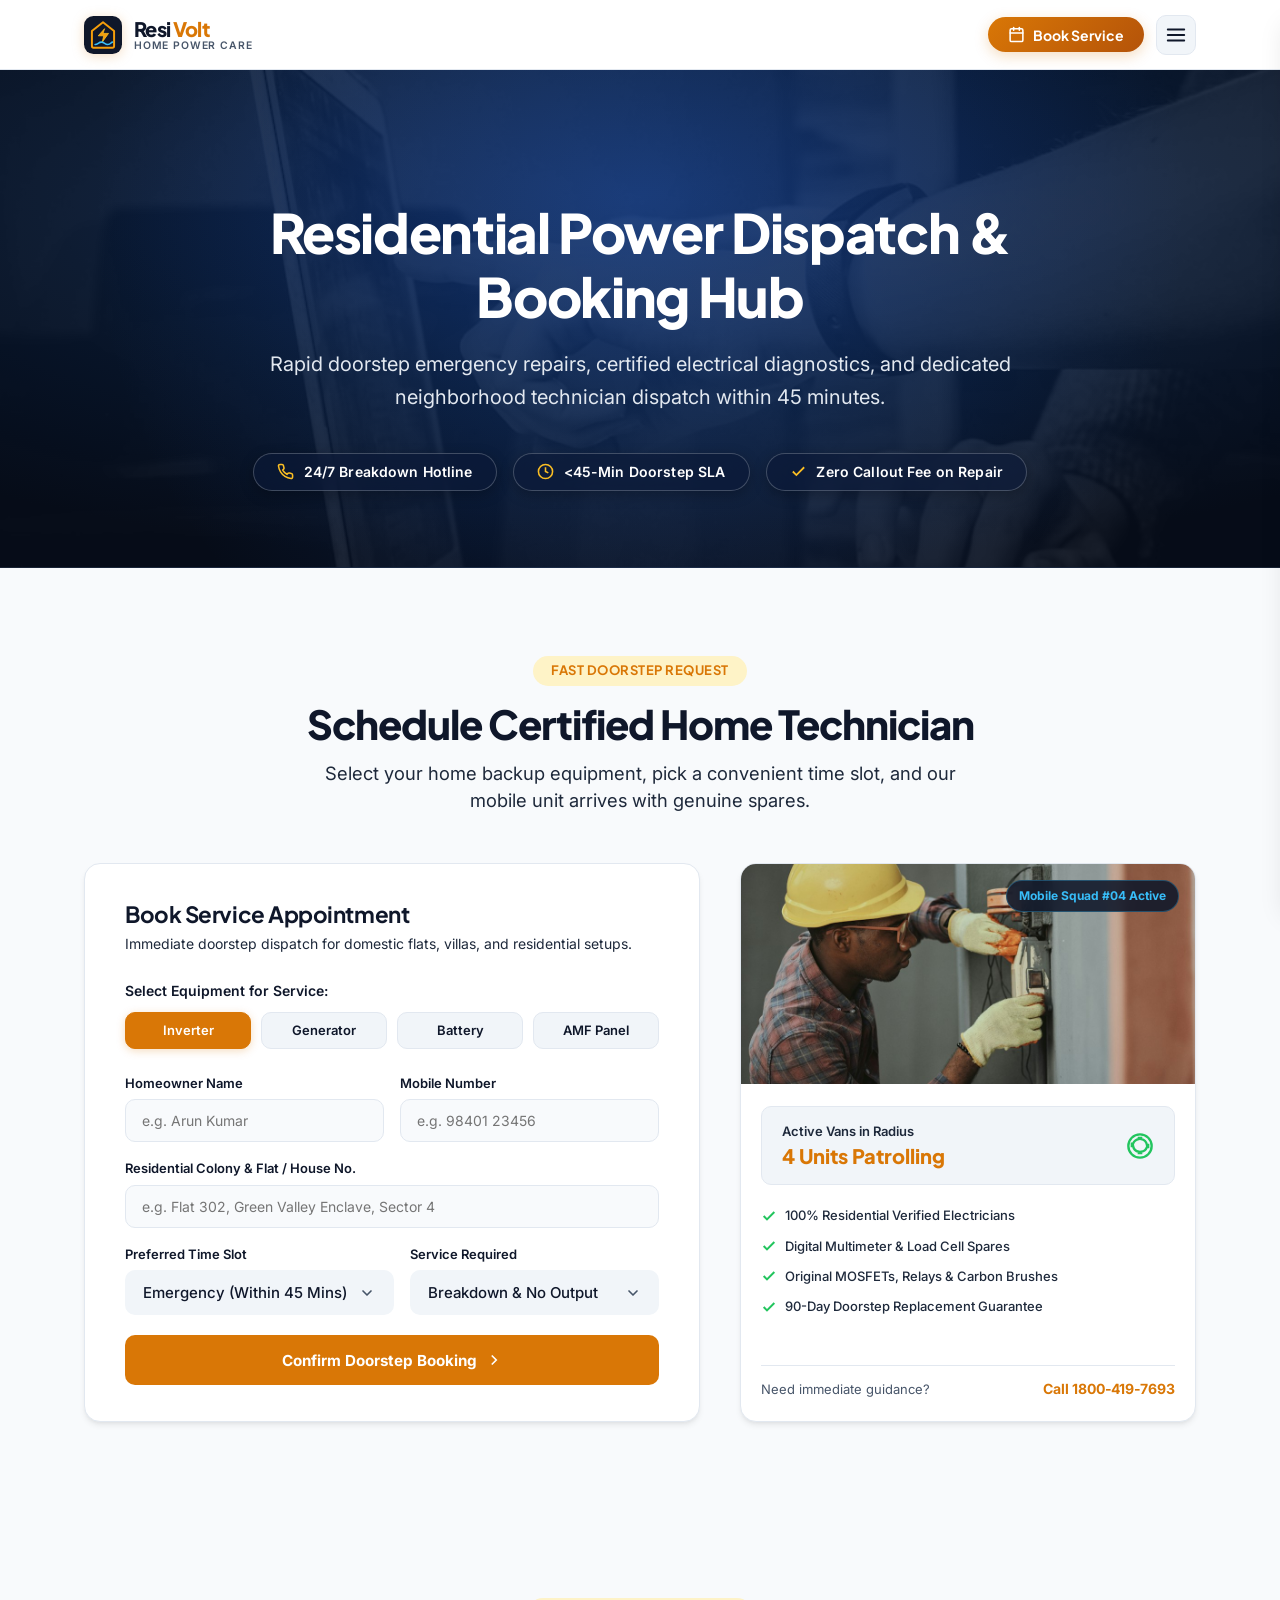
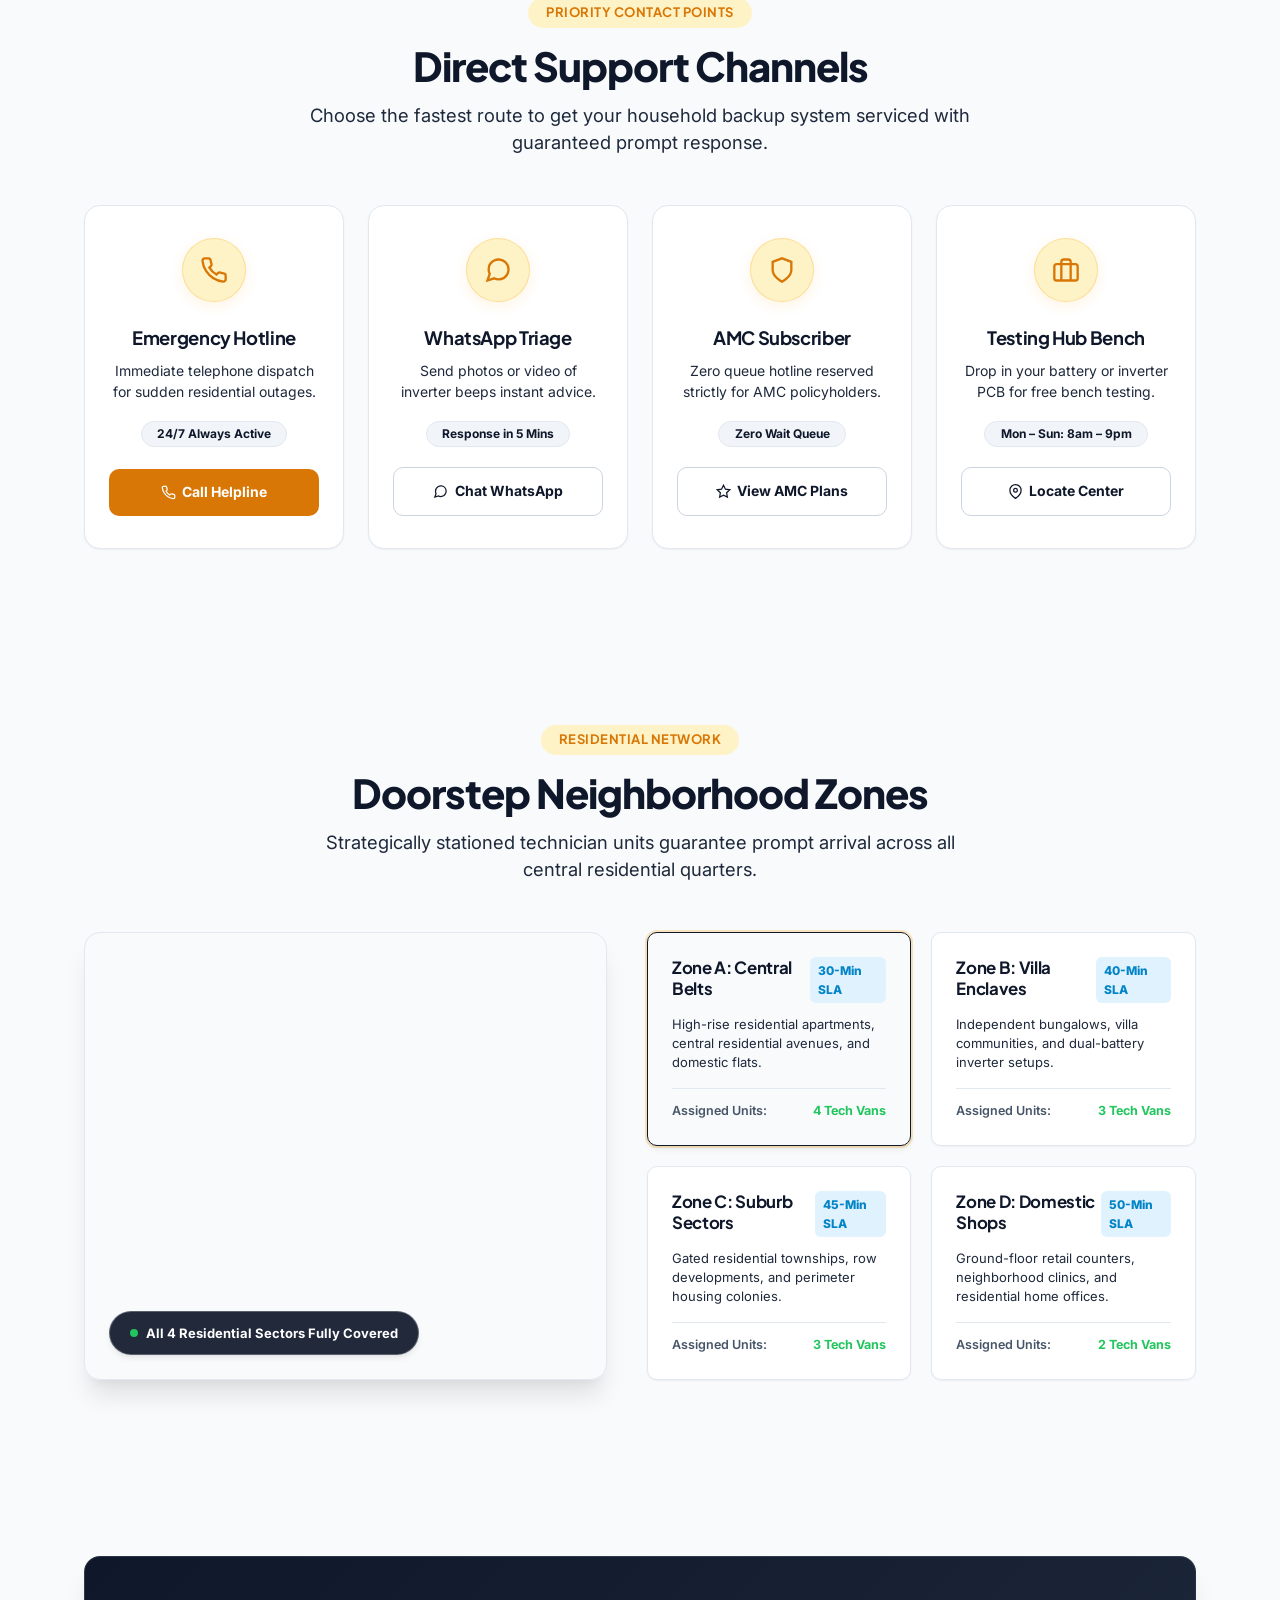
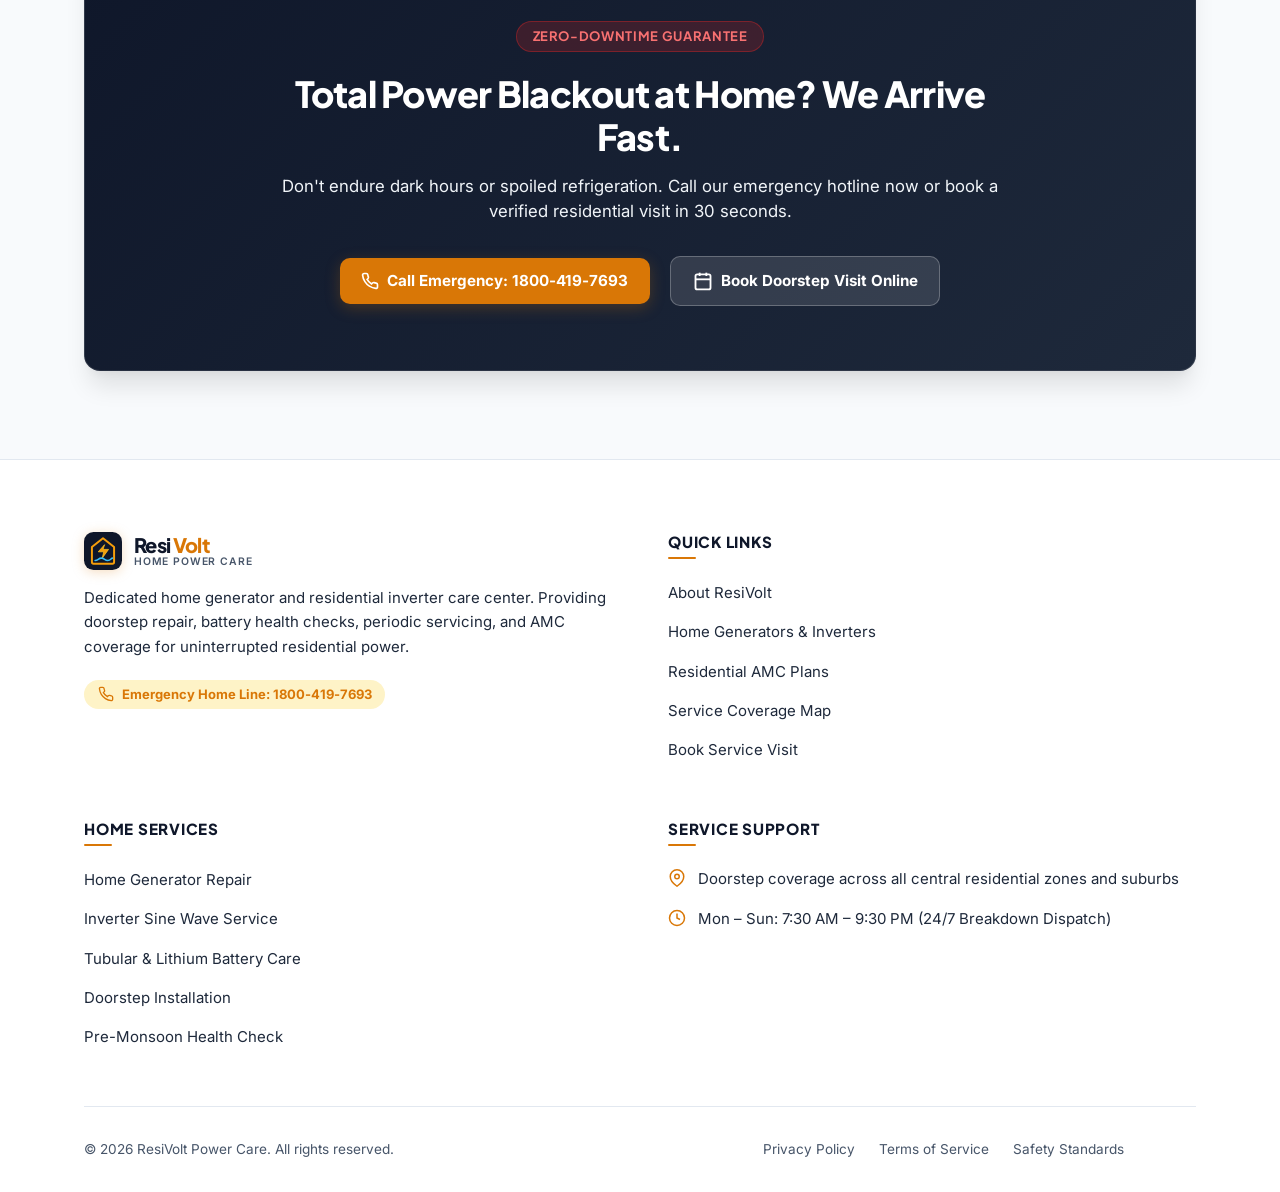
<file: contact.html>
<!DOCTYPE html>
<html lang="en" dir="ltr">

<head>
  <meta charset="UTF-8">
  <meta name="viewport" content="width=device-width, initial-scale=1.0">
  <title>Contact &amp; Doorstep Booking | ResiVolt Home Generator &amp; Inverter Specialists</title>
  <meta name="description"
    content="Book instant residential generator and inverter doorstep service. 24/7 emergency breakdown hotline, verified neighborhood response zones, and direct technician booking.">

  <!-- Favicon / Brand Tab Icon -->
  <link rel="icon" type="image/svg+xml" href="assets/images/favicon.svg">

  <!-- Core Design System & Responsive Stylesheets -->
  <link rel="stylesheet" href="assets/css/style.css">
  <link rel="stylesheet" href="assets/css/responsive.css">
</head>

<body>

  <!-- 1. Branded Preloader -->
  <div id="preloader" class="preloader" role="status" aria-label="Loading ResiVolt Dispatch">
    <div class="preloader-brand">
      <div class="preloader-logo-group">
        <svg class="brand-logo-svg preloader-logo-svg" viewBox="0 0 48 48" fill="none"
          xmlns="http://www.w3.org/2000/svg">
          <rect width="48" height="48" rx="12" fill="#0f172a" />
          <path d="M24 8L10 19V38C10 39.1 10.9 40 12 40H36C37.1 40 38 39.1 38 38V19L24 8Z" stroke="#f59e0b"
            stroke-width="2.5" stroke-linejoin="round" />
          <path d="M26 16L18 25H25L23 33L31 22H24L26 16Z" fill="#f59e0b" stroke="#fbbf24" stroke-width="1" />
          <path d="M14 36C18 36 18 33 22 33C26 33 26 36 30 36C34 36 34 33 36 33" stroke="#38bdf8" stroke-width="2"
            stroke-linecap="round" />
        </svg>
        <div class="brand-text-block preloader-text-block">
          <span class="brand-title preloader-brand-title">Resi<span>Volt</span></span>
          <span class="brand-tagline preloader-brand-tagline">Home Power Care</span>
        </div>
      </div>
      <div class="preloader-bar-bg">
        <div class="preloader-bar-fill"></div>
      </div>
    </div>
  </div>

  <!-- 2. Fixed Header (Compact Height, Single-Line Desktop) -->
  <header class="site-header" id="siteHeader">
    <div class="container header-container">

      <!-- Brand Logo & Identity -->
      <a href="index.html" class="brand-identity" aria-label="ResiVolt Home Generator and Inverter Service">
        <svg class="brand-logo-svg" viewBox="0 0 48 48" fill="none" xmlns="http://www.w3.org/2000/svg">
          <rect width="48" height="48" rx="12" fill="#0f172a" />
          <path d="M24 8L10 19V38C10 39.1 10.9 40 12 40H36C37.1 40 38 39.1 38 38V19L24 8Z" stroke="#f59e0b"
            stroke-width="2.5" stroke-linejoin="round" />
          <path d="M26 16L18 25H25L23 33L31 22H24L26 16Z" fill="#f59e0b" stroke="#fbbf24" stroke-width="1" />
          <path d="M14 36C18 36 18 33 22 33C26 33 26 36 30 36C34 36 34 33 36 33" stroke="#38bdf8" stroke-width="2"
            stroke-linecap="round" />
        </svg>
        <div class="brand-text-block">
          <span class="brand-title">Resi<span>Volt</span></span>
          <span class="brand-tagline">Home Power Care</span>
        </div>
      </a>

      <!-- Desktop Navigation - Exactly 6 Items -->
      <nav class="desktop-nav" aria-label="Primary Navigation">
        <!-- 1. Home (Click-only dropdown) -->
        <div class="nav-dropdown" id="homeDropdown">
          <button type="button" class="dropdown-toggle" aria-expanded="false" aria-haspopup="true">
            <span>Home</span>
            <svg class="dropdown-chevron" viewBox="0 0 24 24" fill="none" stroke="currentColor" stroke-width="2"
              stroke-linecap="round" stroke-linejoin="round">
              <polyline points="6 9 12 15 18 9"></polyline>
            </svg>
          </button>
          <ul class="dropdown-menu">
            <li>
              <a href="index.html" class="dropdown-item">
                <div>
                  <strong>Home 1</strong>
                  <span class="dropdown-item-desc">Residential Power Hub</span>
                </div>
              </a>
            </li>
            <li>
              <a href="home-2.html" class="dropdown-item">
                <div>
                  <strong>Home 2</strong>
                  <span class="dropdown-item-desc">Rapid Support &amp; Care</span>
                </div>
              </a>
            </li>
          </ul>
        </div>

        <!-- 2. Services -->
        <a href="services.html" class="nav-link">Services</a>

        <!-- 3. Products -->
        <a href="products.html" class="nav-link">Products</a>

        <!-- 4. AMC Plans -->
        <a href="amc.html" class="nav-link">AMC Plans</a>

        <!-- 5. About -->
        <a href="about.html" class="nav-link">About</a>

        <!-- 6. Contact (Active) -->
        <a href="contact.html" class="nav-link active">Contact</a>
      </nav>

      <!-- Header Controls: RTL, Dark Mode, Login CTA -->
      <div class="header-actions">
        <!-- RTL/LTR Toggle -->
        <button type="button" class="icon-btn desktop-only" data-toggle-rtl aria-label="Toggle RTL or LTR layout"
          title="Switch RTL/LTR">
          <span class="rtl-text-indicator">RTL</span>
        </button>

        <!-- Dark Mode Toggle -->
        <button type="button" class="icon-btn desktop-only" data-toggle-theme aria-label="Toggle Dark Mode"
          title="Toggle Theme">
          <svg class="theme-icon-sun" style="display:none;" viewBox="0 0 24 24" fill="none" stroke="currentColor"
            stroke-width="2" stroke-linecap="round" stroke-linejoin="round">
            <circle cx="12" cy="12" r="5"></circle>
            <line x1="12" y1="1" x2="12" y2="3"></line>
            <line x1="12" y1="21" x2="12" y2="23"></line>
            <line x1="4.22" y1="4.22" x2="5.64" y2="5.64"></line>
            <line x1="18.36" y1="18.36" x2="19.78" y2="19.78"></line>
            <line x1="1" y1="12" x2="3" y2="12"></line>
            <line x1="21" y1="12" x2="23" y2="12"></line>
            <line x1="4.22" y1="19.78" x2="5.64" y2="18.36"></line>
            <line x1="18.36" y1="5.64" x2="19.78" y2="4.22"></line>
          </svg>
          <svg class="theme-icon-moon" viewBox="0 0 24 24" fill="none" stroke="currentColor" stroke-width="2"
            stroke-linecap="round" stroke-linejoin="round">
            <path d="M21 12.79A9 9 0 1 1 11.21 3 7 7 0 0 0 21 12.79z"></path>
          </svg>
        </button>

        <a href="#contactBooking" class="btn-primary nav-cta-btn" aria-label="Book Doorstep Service">
          <svg width="17" height="17" viewBox="0 0 24 24" fill="none" stroke="currentColor" stroke-width="2.2" stroke-linecap="round" stroke-linejoin="round">
            <rect x="3" y="4" width="18" height="18" rx="2" ry="2"></rect>
            <line x1="16" y1="2" x2="16" y2="6"></line>
            <line x1="8" y1="2" x2="8" y2="6"></line>
            <line x1="3" y1="10" x2="21" y2="10"></line>
          </svg>
          <span>Book Service</span>
        </a>

        <!-- Mobile Drawer Toggle -->
        <button type="button" class="mobile-toggle" id="mobileMenuOpen" aria-label="Open Mobile Menu"
          aria-expanded="false">
          <svg viewBox="0 0 24 24" fill="none" stroke="currentColor" stroke-width="2" stroke-linecap="round"
            stroke-linejoin="round">
            <line x1="3" y1="6" x2="21" y2="6"></line>
            <line x1="3" y1="12" x2="21" y2="12"></line>
            <line x1="3" y1="18" x2="21" y2="18"></line>
          </svg>
        </button>
      </div>

    </div>
  </header>

  <!-- 3. Mobile Navigation Drawer & Backdrop -->
  <div class="mobile-backdrop" id="mobileBackdrop"></div>
  <div class="mobile-drawer" id="mobileDrawer" role="dialog" aria-modal="true" aria-label="Mobile Navigation Drawer">
    <div class="mobile-drawer-header">
      <div class="brand-identity">
        <svg class="brand-logo-svg" viewBox="0 0 48 48" fill="none" xmlns="http://www.w3.org/2000/svg">
          <rect width="48" height="48" rx="12" fill="#0f172a" />
          <path d="M24 8L10 19V38C10 39.1 10.9 40 12 40H36C37.1 40 38 39.1 38 38V19L24 8Z" stroke="#f59e0b"
            stroke-width="2.5" stroke-linejoin="round" />
          <path d="M26 16L18 25H25L23 33L31 22H24L26 16Z" fill="#f59e0b" stroke="#fbbf24" stroke-width="1" />
          <path d="M14 36C18 36 18 33 22 33C26 33 26 36 30 36C34 36 34 33 36 33" stroke="#38bdf8" stroke-width="2"
            stroke-linecap="round" />
        </svg>
        <div class="brand-text-block">
          <span class="brand-title">Resi<span>Volt</span></span>
          <span class="brand-tagline">Home Power Care</span>
        </div>
      </div>
      <button type="button" class="icon-btn" id="mobileMenuClose" aria-label="Close Mobile Navigation">
        <svg viewBox="0 0 24 24" fill="none" stroke="currentColor" stroke-width="2" stroke-linecap="round"
          stroke-linejoin="round">
          <line x1="18" y1="6" x2="6" y2="18"></line>
          <line x1="6" y1="6" x2="18" y2="18"></line>
        </svg>
      </button>
    </div>

    <div class="mobile-drawer-body">
      <!-- Mobile Home Accordion -->
      <div class="mobile-accordion">
        <button type="button" class="mobile-nav-link mobile-accordion-toggle">
          <span>Home</span>
          <svg class="dropdown-chevron" viewBox="0 0 24 24" fill="none" stroke="currentColor" stroke-width="2"
            stroke-linecap="round" stroke-linejoin="round">
            <polyline points="6 9 12 15 18 9"></polyline>
          </svg>
        </button>
        <div class="mobile-accordion-content">
          <a href="index.html" class="mobile-sub-link">Home 1 (Power Hub)</a>
          <a href="home-2.html" class="mobile-sub-link">Home 2 (Rapid Support)</a>
        </div>
      </div>

      <a href="services.html" class="mobile-nav-link">Services</a>
      <a href="products.html" class="mobile-nav-link">Products</a>
      <a href="amc.html" class="mobile-nav-link">AMC Plans</a>
      <a href="about.html" class="mobile-nav-link">About</a>
      <a href="contact.html" class="mobile-nav-link active">Contact</a>
    </div>

    <div class="mobile-drawer-footer">
      <div class="mobile-toggles-row">
        <div style="display:flex; align-items:center; gap:0.5rem;">
          <button type="button" class="icon-btn" data-toggle-theme aria-label="Toggle Theme in Mobile Drawer">
            <svg class="theme-icon-sun" style="display:none;" viewBox="0 0 24 24" fill="none" stroke="currentColor"
              stroke-width="2" stroke-linecap="round" stroke-linejoin="round">
              <circle cx="12" cy="12" r="5"></circle>
              <line x1="12" y1="1" x2="12" y2="3"></line>
              <line x1="12" y1="21" x2="12" y2="23"></line>
              <line x1="4.22" y1="4.22" x2="5.64" y2="5.64"></line>
              <line x1="18.36" y1="18.36" x2="19.78" y2="19.78"></line>
              <line x1="1" y1="12" x2="3" y2="12"></line>
              <line x1="21" y1="12" x2="23" y2="12"></line>
              <line x1="4.22" y1="19.78" x2="5.64" y2="18.36"></line>
              <line x1="18.36" y1="5.64" x2="19.78" y2="4.22"></line>
            </svg>
            <svg class="theme-icon-moon" viewBox="0 0 24 24" fill="none" stroke="currentColor" stroke-width="2"
              stroke-linecap="round" stroke-linejoin="round">
              <path d="M21 12.79A9 9 0 1 1 11.21 3 7 7 0 0 0 21 12.79z"></path>
            </svg>
          </button>
          <span style="font-size:0.875rem; font-weight:600; color:var(--text-primary);">Theme</span>
        </div>

        <button type="button" class="icon-btn" data-toggle-rtl aria-label="Toggle RTL in Mobile Drawer">
          <span class="rtl-text-indicator">RTL</span>
        </button>
      </div>

      <a href="#contactBooking" class="btn-primary" style="width:100%; justify-content:center; text-decoration:none;"
        aria-label="Book Doorstep Service">
        <svg width="18" height="18" viewBox="0 0 24 24" fill="none" stroke="currentColor" stroke-width="2.2" stroke-linecap="round" stroke-linejoin="round">
          <rect x="3" y="4" width="18" height="18" rx="2" ry="2"></rect>
          <line x1="16" y1="2" x2="16" y2="6"></line>
          <line x1="8" y1="2" x2="8" y2="6"></line>
          <line x1="3" y1="10" x2="21" y2="10"></line>
        </svg>
        <span>Book Service Now</span>
      </a>
    </div>
  </div>

  <!-- MAIN CONTENT: EXACTLY 5 DEDICATED SECTIONS -->
  <main id="mainContent">

    <!-- ==========================================================================
         SECTION 1: HERO - RESIDENTIAL POWER DISPATCH CENTER
         ========================================================================== -->
    <section class="page-inner-hero" id="contactHero" aria-label="Contact and Dispatch Overview">
      <img src="assets/images/sections/contact-hero-center.jpg" alt="ResiVolt Residential Dispatch Desk"
        class="page-inner-hero-bg" width="1920" height="600" loading="eager">

      <div class="page-inner-hero-container">


        <h1 class="page-inner-hero-title">
          Residential Power Dispatch &amp; Booking Hub
        </h1>

        <p class="page-inner-hero-desc">
          Rapid doorstep emergency repairs, certified electrical diagnostics, and dedicated neighborhood technician
          dispatch within 45 minutes.
        </p>

        <!-- Trust Badges Row -->
        <div class="hero-trust-pills-row">
          <div class="hero-trust-pill">
            <svg viewBox="0 0 24 24" fill="none" stroke="currentColor" stroke-width="2.2">
              <path
                d="M22 16.92v3a2 2 0 0 1-2.18 2 19.79 19.79 0 0 1-8.63-3.07 19.5 19.5 0 0 1-6-6 19.79 19.79 0 0 1-3.07-8.67A2 2 0 0 1 4.11 2h3a2 2 0 0 1 2 1.72 12.84 12.84 0 0 0 .7 2.81 2 2 0 0 1-.45 2.11L8.09 9.91a16 16 0 0 0 6 6l1.27-1.27a2 2 0 0 1 2.11-.45 12.84 12.84 0 0 0 2.81.7A2 2 0 0 1 22 16.92z" />
            </svg>
            <span>24/7 Breakdown Hotline</span>
          </div>
          <div class="hero-trust-pill">
            <svg viewBox="0 0 24 24" fill="none" stroke="currentColor" stroke-width="2.2">
              <circle cx="12" cy="12" r="10" />
              <polyline points="12 6 12 12 16 14" />
            </svg>
            <span>&lt;45-Min Doorstep SLA</span>
          </div>
          <div class="hero-trust-pill">
            <svg viewBox="0 0 24 24" fill="none" stroke="currentColor" stroke-width="2.5">
              <polyline points="20 6 9 17 4 12" />
            </svg>
            <span>Zero Callout Fee on Repair</span>
          </div>
        </div>
      </div>
    </section>

    <!-- ==========================================================================
         SECTION 2: RESIDENTIAL DOORSTEP BOOKING STUDIO (INTERACTIVE FORM + TRACKER)
         ========================================================================== -->
    <section class="site-section bg-elevated" id="contactBooking" aria-label="Book Doorstep Service">
      <div class="container">

        <div class="section-header text-center">
          <span class="section-tag">Fast Doorstep Request</span>
          <h2 class="section-title">Schedule Certified Home Technician</h2>
          <p class="section-subtitle">
            Select your home backup equipment, pick a convenient time slot, and our mobile unit arrives with genuine
            spares.
          </p>
        </div>

        <div class="booking-studio-grid">

          <!-- Left: Interactive Form -->
          <div class="booking-form-box">
            <h3>Book Service Appointment</h3>
            <p>Immediate doorstep dispatch for domestic flats, villas, and residential setups.</p>

            <form id="residentialBookingForm">
              <input type="hidden" id="selectedEquipmentInput" name="equipment" value="Pure Sine Inverter">

              <div class="equipment-selector-group">
                <span class="equipment-label">Select Equipment for Service:</span>
                <div class="equipment-pills-row">
                  <button type="button" class="equip-pill-btn active" data-equip="Pure Sine Inverter">Inverter</button>
                  <button type="button" class="equip-pill-btn" data-equip="Home Generator">Generator</button>
                  <button type="button" class="equip-pill-btn" data-equip="Tubular Battery Bank">Battery</button>
                  <button type="button" class="equip-pill-btn" data-equip="AMF Auto Switch">AMF Panel</button>
                </div>
              </div>

              <div class="form-inputs-grid">
                <div>
                  <label for="homeownerName">Homeowner Name</label>
                  <input type="text" id="homeownerName" class="form-field-input" placeholder="e.g. Arun Kumar" required>
                </div>
                <div>
                  <label for="contactMobile">Mobile Number</label>
                  <input type="tel" id="contactMobile" class="form-field-input" placeholder="e.g. 98401 23456" required>
                </div>
              </div>

              <div class="form-group-full">
                <label for="colonyAddress">Residential Colony &amp; Flat / House No.</label>
                <input type="text" id="colonyAddress" class="form-field-input"
                  placeholder="e.g. Flat 302, Green Valley Enclave, Sector 4" required>
              </div>

              <div class="form-inputs-grid">
                <div>
                  <label for="preferredSlot">Preferred Time Slot</label>
                  <select id="preferredSlot" class="form-field-select">
                    <option value="emergency">Emergency (Within 45 Mins)</option>
                    <option value="morning">Morning (8:00 AM – 11:30 AM)</option>
                    <option value="afternoon">Afternoon (1:00 PM – 4:30 PM)</option>
                    <option value="evening">Evening (5:00 PM – 8:30 PM)</option>
                  </select>
                </div>
                <div>
                  <label for="serviceType">Service Required</label>
                  <select id="serviceType" class="form-field-select">
                    <option value="breakdown">Breakdown &amp; No Output</option>
                    <option value="battery">Battery Low Backup / Beeping</option>
                    <option value="routine">Routine Periodic Servicing</option>
                    <option value="installation">New System Installation</option>
                  </select>
                </div>
              </div>

              <button type="submit" class="booking-submit-btn">
                <span>Confirm Doorstep Booking</span>
                <svg width="18" height="18" viewBox="0 0 24 24" fill="none" stroke="currentColor" stroke-width="2.2">
                  <polyline points="9 18 15 12 9 6"></polyline>
                </svg>
              </button>

              <div id="bookingFeedbackAlert" class="booking-feedback-alert" role="status"></div>
            </form>
          </div>

          <!-- Right: Mobile Patrol Dispatch Visual Card -->
          <div class="booking-tracker-card">
            <div class="booking-tracker-img-frame">
              <img src="assets/images/sections/contact-technician-van.jpg" alt="ResiVolt Mobile Service Unit"
                width="600" height="400" loading="lazy">
              <span class="tracker-badge-float">Mobile Squad #04 Active</span>
            </div>

            <div class="booking-tracker-body">
              <div class="tracker-stat-box">
                <div>
                  <span>Active Vans in Radius</span>
                  <strong>4 Units Patrolling</strong>
                </div>
                <svg width="28" height="28" viewBox="0 0 24 24" fill="none" stroke="#22c55e" stroke-width="2">
                  <path
                    d="M12 2a10 10 0 1 0 10 10A10 10 0 0 0 12 2zm1 14.93V18h-2v-1.07A6 6 0 0 1 6.07 12H5v-2h1.07A6 6 0 0 1 11 6.07V5h2v1.07A6 6 0 0 1 17.93 11H19v2h-1.07A6 6 0 0 1 13 16.93z" />
                </svg>
              </div>

              <div class="tracker-checklist">
                <div class="tracker-check-item">
                  <svg viewBox="0 0 24 24" fill="none" stroke="currentColor" stroke-width="3">
                    <polyline points="20 6 9 17 4 12" />
                  </svg>
                  <span>100% Residential Verified Electricians</span>
                </div>
                <div class="tracker-check-item">
                  <svg viewBox="0 0 24 24" fill="none" stroke="currentColor" stroke-width="3">
                    <polyline points="20 6 9 17 4 12" />
                  </svg>
                  <span>Digital Multimeter &amp; Load Cell Spares</span>
                </div>
                <div class="tracker-check-item">
                  <svg viewBox="0 0 24 24" fill="none" stroke="currentColor" stroke-width="3">
                    <polyline points="20 6 9 17 4 12" />
                  </svg>
                  <span>Original MOSFETs, Relays &amp; Carbon Brushes</span>
                </div>
                <div class="tracker-check-item">
                  <svg viewBox="0 0 24 24" fill="none" stroke="currentColor" stroke-width="3">
                    <polyline points="20 6 9 17 4 12" />
                  </svg>
                  <span>90-Day Doorstep Replacement Guarantee</span>
                </div>
              </div>

              <div class="tracker-help-box">
                <span>Need immediate guidance?</span>
                <a href="tel:18004197693">Call 1800&#8209;419&#8209;7693</a>
              </div>
            </div>
          </div>

        </div>

      </div>
    </section>

    <!-- ==========================================================================
         SECTION 3: 4 DIRECT ASSISTANCE CHANNELS (EQUAL-HEIGHT CARDS)
         ========================================================================== -->
    <section class="site-section" id="contactChannels" aria-label="Direct Support Channels">
      <div class="container">

        <div class="section-header text-center">
          <span class="section-tag">Priority Contact Points</span>
          <h2 class="section-title">Direct Support Channels</h2>
          <p class="section-subtitle">
            Choose the fastest route to get your household backup system serviced with guaranteed prompt response.
          </p>
        </div>

        <div class="channels-grid-4">

          <!-- Channel 1: 24/7 Hotline -->
          <div class="channel-card">
            <div class="channel-icon-wrap">
              <svg viewBox="0 0 24 24" fill="none" stroke="currentColor" stroke-width="2">
                <path
                  d="M22 16.92v3a2 2 0 0 1-2.18 2 19.79 19.79 0 0 1-8.63-3.07 19.5 19.5 0 0 1-6-6 19.79 19.79 0 0 1-3.07-8.67A2 2 0 0 1 4.11 2h3a2 2 0 0 1 2 1.72 12.84 12.84 0 0 0 .7 2.81 2 2 0 0 1-.45 2.11L8.09 9.91a16 16 0 0 0 6 6l1.27-1.27a2 2 0 0 1 2.11-.45 12.84 12.84 0 0 0 2.81.7A2 2 0 0 1 22 16.92z" />
              </svg>
            </div>
            <div class="channel-card-body">
              <h3 class="channel-card-title">Emergency Hotline</h3>
              <p class="channel-card-desc">Immediate telephone dispatch for sudden residential outages.</p>
              <span class="channel-pill-status">24/7 Always Active</span>
            </div>
            <a href="tel:18004197693" class="channel-btn-action channel-btn-primary">
              <svg width="15" height="15" viewBox="0 0 24 24" fill="none" stroke="currentColor" stroke-width="2">
                <path
                  d="M22 16.92v3a2 2 0 0 1-2.18 2 19.79 19.79 0 0 1-8.63-3.07 19.5 19.5 0 0 1-6-6 19.79 19.79 0 0 1-3.07-8.67A2 2 0 0 1 4.11 2h3a2 2 0 0 1 2 1.72 12.84 12.84 0 0 0 .7 2.81 2 2 0 0 1-.45 2.11L8.09 9.91a16 16 0 0 0 6 6l1.27-1.27a2 2 0 0 1 2.11-.45 12.84 12.84 0 0 0 2.81.7A2 2 0 0 1 22 16.92z" />
              </svg>
              <span>Call Helpline</span>
            </a>
          </div>

          <!-- Channel 2: WhatsApp Video Triage -->
          <div class="channel-card">
            <div class="channel-icon-wrap">
              <svg viewBox="0 0 24 24" fill="none" stroke="currentColor" stroke-width="2">
                <path
                  d="M21 11.5a8.38 8.38 0 0 1-.9 3.8 8.5 8.5 0 0 1-7.6 4.7 8.38 8.38 0 0 1-3.8-.9L3 21l1.9-5.7a8.38 8.38 0 0 1-.9-3.8 8.5 8.5 0 0 1 4.7-7.6 8.38 8.38 0 0 1 3.8-.9h.5a8.48 8.48 0 0 1 8 8v.5z" />
              </svg>
            </div>
            <div class="channel-card-body">
              <h3 class="channel-card-title">WhatsApp Triage</h3>
              <p class="channel-card-desc">Send photos or video of inverter beeps instant advice.</p>
              <span class="channel-pill-status">Response in 5 Mins</span>
            </div>
            <a href="https://wa.me/919840123456?text=Hi%20ResiVolt,%20I%20need%20doorstep%20service%20for%20my%20home%20inverter"
              target="_blank" rel="noopener noreferrer" class="channel-btn-action channel-btn-outline">
              <svg width="15" height="15" viewBox="0 0 24 24" fill="none" stroke="currentColor" stroke-width="2">
                <path
                  d="M21 11.5a8.38 8.38 0 0 1-.9 3.8 8.5 8.5 0 0 1-7.6 4.7 8.38 8.38 0 0 1-3.8-.9L3 21l1.9-5.7a8.38 8.38 0 0 1-.9-3.8 8.5 8.5 0 0 1 4.7-7.6 8.38 8.38 0 0 1 3.8-.9h.5a8.48 8.48 0 0 1 8 8v.5z" />
              </svg>
              <span>Chat WhatsApp</span>
            </a>
          </div>

          <!-- Channel 3: AMC Priority Line -->
          <div class="channel-card">
            <div class="channel-icon-wrap">
              <svg viewBox="0 0 24 24" fill="none" stroke="currentColor" stroke-width="2">
                <path d="M12 22s8-4 8-10V5l-8-3-8 3v7c0 6 8 10 8 10z" />
              </svg>
            </div>
            <div class="channel-card-body">
              <h3 class="channel-card-title">AMC Subscriber </h3>
              <p class="channel-card-desc">Zero queue hotline reserved strictly for AMC policyholders.</p>
              <span class="channel-pill-status">Zero Wait Queue</span>
            </div>
            <a href="amc.html" class="channel-btn-action channel-btn-outline">
              <svg width="15" height="15" viewBox="0 0 24 24" fill="none" stroke="currentColor" stroke-width="2">
                <polygon
                  points="12 2 15.09 8.26 22 9.27 17 14.14 18.18 21.02 12 17.77 5.82 21.02 7 14.14 2 9.27 8.91 8.26 12 2" />
              </svg>
              <span>View AMC Plans</span>
            </a>
          </div>

          <!-- Channel 4: Walk-in Diagnostics Bench -->
          <div class="channel-card">
            <div class="channel-icon-wrap">
              <svg viewBox="0 0 24 24" fill="none" stroke="currentColor" stroke-width="2">
                <rect x="2" y="7" width="20" height="14" rx="2" ry="2" />
                <path d="M16 21V5a2 2 0 0 0-2-2h-4a2 2 0 0 0-2 2v16" />
              </svg>
            </div>
            <div class="channel-card-body">
              <h3 class="channel-card-title">Testing Hub Bench</h3>
              <p class="channel-card-desc">Drop in your battery or inverter PCB for free bench testing.</p>
              <span class="channel-pill-status">Mon – Sun: 8am – 9pm</span>
            </div>
            <a href="#contactZones" class="channel-btn-action channel-btn-outline">
              <svg width="15" height="15" viewBox="0 0 24 24" fill="none" stroke="currentColor" stroke-width="2">
                <path d="M21 10c0 7-9 13-9 13s-9-6-9-13a9 9 0 0 1 18 0z" />
                <circle cx="12" cy="10" r="3" />
              </svg>
              <span>Locate Center</span>
            </a>
          </div>

        </div>

      </div>
    </section>

    <!-- ==========================================================================
         SECTION 4: NEIGHBORHOOD RESPONSE ZONES & VISUAL CITY HUB MAP
         ========================================================================== -->
    <section class="site-section bg-elevated" id="contactZones" aria-label="Neighborhood Coverage Zones">
      <div class="container">

        <div class="section-header text-center">
          <span class="section-tag">Residential Network</span>
          <h2 class="section-title">Doorstep Neighborhood Zones</h2>
          <p class="section-subtitle">
            Strategically stationed technician units guarantee prompt arrival across all central residential quarters.
          </p>
        </div>

        <div class="zones-layout-grid">

          <!-- Visual Map Frame -->
          <div class="zones-visual-frame">
            <iframe class="zones-live-map"
              src="https://maps.google.com/maps?q=Anna+Nagar%2C+Chennai%2C+Tamil+Nadu&amp;t=&amp;z=13&amp;ie=UTF8&amp;iwloc=&amp;output=embed"
              title="ResiVolt Doorstep Service Coverage Live Google Map" loading="lazy"
              referrerpolicy="no-referrer-when-downgrade" allowfullscreen></iframe>
            <div class="zones-floating-pill">
              <span class="pulse-indicator"></span>
              <span>All 4 Residential Sectors Fully Covered</span>
            </div>
          </div>

          <!-- 4 Residential Zone Cards -->
          <div class="zones-cards-grid">

            <div class="zone-chip-card active"
              data-zone-map="https://maps.google.com/maps?q=Anna+Nagar%2C+Chennai%2C+Tamil+Nadu&amp;t=&amp;z=13&amp;ie=UTF8&amp;iwloc=&amp;output=embed">
              <div class="zone-card-header">
                <h4 class="zone-card-title">Zone A: Central Belts</h4>
                <span class="zone-sla-badge">30-Min SLA</span>
              </div>
              <p class="zone-card-coverage">High-rise residential apartments, central residential avenues, and domestic
                flats.</p>
              <div class="zone-card-footer">
                <span>Assigned Units:</span>
                <strong>4 Tech Vans</strong>
              </div>
            </div>

            <div class="zone-chip-card"
              data-zone-map="https://maps.google.com/maps?q=Adyar+and+Besant+Nagar%2C+Chennai%2C+Tamil+Nadu&amp;t=&amp;z=13&amp;ie=UTF8&amp;iwloc=&amp;output=embed">
              <div class="zone-card-header">
                <h4 class="zone-card-title">Zone B: Villa Enclaves</h4>
                <span class="zone-sla-badge">40-Min SLA</span>
              </div>
              <p class="zone-card-coverage">Independent bungalows, villa communities, and dual-battery inverter setups.
              </p>
              <div class="zone-card-footer">
                <span>Assigned Units:</span>
                <strong>3 Tech Vans</strong>
              </div>
            </div>

            <div class="zone-chip-card"
              data-zone-map="https://maps.google.com/maps?q=Tambaram+and+Porur%2C+Chennai%2C+Tamil+Nadu&amp;t=&amp;z=13&amp;ie=UTF8&amp;iwloc=&amp;output=embed">
              <div class="zone-card-header">
                <h4 class="zone-card-title">Zone C: Suburb Sectors</h4>
                <span class="zone-sla-badge">45-Min SLA</span>
              </div>
              <p class="zone-card-coverage">Gated residential townships, row developments, and perimeter housing
                colonies.</p>
              <div class="zone-card-footer">
                <span>Assigned Units:</span>
                <strong>3 Tech Vans</strong>
              </div>
            </div>

            <div class="zone-chip-card"
              data-zone-map="https://maps.google.com/maps?q=T+Nagar%2C+Chennai%2C+Tamil+Nadu&amp;t=&amp;z=13&amp;ie=UTF8&amp;iwloc=&amp;output=embed">
              <div class="zone-card-header">
                <h4 class="zone-card-title">Zone D: Domestic Shops</h4>
                <span class="zone-sla-badge">50-Min SLA</span>
              </div>
              <p class="zone-card-coverage">Ground-floor retail counters, neighborhood clinics, and residential home
                offices.</p>
              <div class="zone-card-footer">
                <span>Assigned Units:</span>
                <strong>2 Tech Vans</strong>
              </div>
            </div>

          </div>

        </div>

      </div>
    </section>

    <!-- ==========================================================================
         SECTION 5: GUARANTEED IMMEDIATE DISPATCH CTA (LAST CONTENT SECTION)
         ========================================================================== -->
    <section class="site-section" id="contactCta" aria-label="Emergency Immediate Dispatch">
      <div class="container">

        <div class="emergency-cta-banner">
          <div class="emergency-cta-content">
            <span class="section-tag emergency-cta-badge">Zero-Downtime Guarantee</span>
            <h2 class="emergency-cta-title">Total Power Blackout at Home? We Arrive Fast.</h2>
            <p class="emergency-cta-desc">
              Don't endure dark hours or spoiled refrigeration. Call our emergency hotline now or book a verified
              residential visit in 30 seconds.
            </p>
            <div class="emergency-cta-actions">
              <a href="tel:18004197693" class="btn-emergency-hotline">
                <svg width="20" height="20" viewBox="0 0 24 24" fill="none" stroke="currentColor" stroke-width="2.2">
                  <path
                    d="M22 16.92v3a2 2 0 0 1-2.18 2 19.79 19.79 0 0 1-8.63-3.07 19.5 19.5 0 0 1-6-6 19.79 19.79 0 0 1-3.07-8.67A2 2 0 0 1 4.11 2h3a2 2 0 0 1 2 1.72 12.84 12.84 0 0 0 .7 2.81 2 2 0 0 1-.45 2.11L8.09 9.91a16 16 0 0 0 6 6l1.27-1.27a2 2 0 0 1 2.11-.45 12.84 12.84 0 0 0 2.81.7A2 2 0 0 1 22 16.92z" />
                </svg>
                <span>Call Emergency: 1800&#8209;419&#8209;7693</span>
              </a>
              <a href="#contactBooking" class="btn-emergency-booking">
                <svg width="20" height="20" viewBox="0 0 24 24" fill="none" stroke="currentColor" stroke-width="2.2">
                  <rect x="3" y="4" width="18" height="18" rx="2" ry="2" />
                  <line x1="16" y1="2" x2="16" y2="6" />
                  <line x1="8" y1="2" x2="8" y2="6" />
                  <line x1="3" y1="10" x2="21" y2="10" />
                </svg>
                <span>Book Doorstep Visit Online</span>
              </a>
            </div>
          </div>
        </div>

      </div>
    </section>

  </main>




  <!-- Shared Footer -->
  <footer class="site-footer">
    <div class="container">
      <div class="footer-grid">
        <div class="footer-brand-col">
          <a href="index.html" class="brand-identity">
            <svg class="brand-logo-svg" viewBox="0 0 48 48" fill="none">
              <rect width="48" height="48" rx="12" fill="#0f172a" />
              <path d="M24 8L10 19V38C10 39.1 10.9 40 12 40H36C37.1 40 38 39.1 38 38V19L24 8Z" stroke="#f59e0b"
                stroke-width="2.5" stroke-linejoin="round" />
              <path d="M26 16L18 25H25L23 33L31 22H24L26 16Z" fill="#f59e0b" stroke="#fbbf24" stroke-width="1" />
              <path d="M14 36C18 36 18 33 22 33C26 33 26 36 30 36C34 36 34 33 36 33" stroke="#38bdf8" stroke-width="2"
                stroke-linecap="round" />
            </svg>
            <div class="brand-text-block">
              <span class="brand-title">Resi<span>Volt</span></span>
              <span class="brand-tagline">Home Power Care</span>
            </div>
          </a>
          <p>
            Dedicated home generator and residential inverter care center. Providing doorstep repair, battery health
            checks, periodic servicing, and AMC coverage for uninterrupted residential power.
          </p>
          <div class="footer-emergency-badge">
            <svg width="16" height="16" viewBox="0 0 24 24" fill="none" stroke="currentColor" stroke-width="2">
              <path
                d="M22 16.92v3a2 2 0 0 1-2.18 2 19.79 19.79 0 0 1-8.63-3.07 19.5 19.5 0 0 1-6-6 19.79 19.79 0 0 1-3.07-8.67A2 2 0 0 1 4.11 2h3a2 2 0 0 1 2 1.72 12.84 12.84 0 0 0 .7 2.81 2 2 0 0 1-.45 2.11L8.09 9.91a16 16 0 0 0 6 6l1.27-1.27a2 2 0 0 1 2.11-.45 12.84 12.84 0 0 0 2.81.7A2 2 0 0 1 22 16.92z">
              </path>
            </svg>
            <span>Emergency Home Line: 1800&#8209;419&#8209;7693</span>
          </div>
        </div>

        <div>
          <h4 class="footer-heading">Home Services</h4>
          <ul class="footer-links">
            <li><a href="services.html#generator-repair">Home Generator Repair</a></li>
            <li><a href="services.html#inverter-service">Inverter Sine Wave Service</a></li>
            <li><a href="services.html#battery-health">Tubular &amp; Lithium Battery Care</a></li>
            <li><a href="services.html#installation">Doorstep Installation</a></li>
            <li><a href="services.html#amc-maintenance">Pre-Monsoon Health Check</a></li>
          </ul>
        </div>

        <div>
          <h4 class="footer-heading">Quick Links</h4>
          <ul class="footer-links">
            <li><a href="about.html">About ResiVolt</a></li>
            <li><a href="products.html">Home Generators &amp; Inverters</a></li>
            <li><a href="amc.html">Residential AMC Plans</a></li>
            <li><a href="contact.html">Service Coverage Map</a></li>
            <li><a href="contact.html#contactBooking">Book Service Visit</a></li>
          </ul>
        </div>

        <div>
          <h4 class="footer-heading">Service Support</h4>
          <div class="footer-contact-item">
            <svg viewBox="0 0 24 24" fill="none" stroke="currentColor" stroke-width="2">
              <path d="M21 10c0 7-9 13-9 13s-9-6-9-13a9 9 0 0 1 18 0z"></path>
              <circle cx="12" cy="10" r="3"></circle>
            </svg>
            <span>Doorstep coverage across all central residential zones and suburbs</span>
          </div>
          <div class="footer-contact-item">
            <svg viewBox="0 0 24 24" fill="none" stroke="currentColor" stroke-width="2">
              <circle cx="12" cy="12" r="10"></circle>
              <polyline points="12 6 12 12 16 14"></polyline>
            </svg>
            <span>Mon – Sun: 7:30 AM – 9:30 PM (24/7 Breakdown Dispatch)</span>
          </div>
        </div>
      </div>

      <div class="footer-bottom">
        <div class="footer-copy">
          &copy; 2026 ResiVolt Power Care. All rights reserved.
        </div>
        <div class="footer-legal-links">
          <a href="#">Privacy Policy</a>
          <a href="#">Terms of Service</a>
          <a href="#">Safety Standards</a>
        </div>
      </div>
    </div>
  </footer>

  <!-- Core JavaScript -->
  <script src="assets/js/main.js"></script>
</body>

</html>
</file>
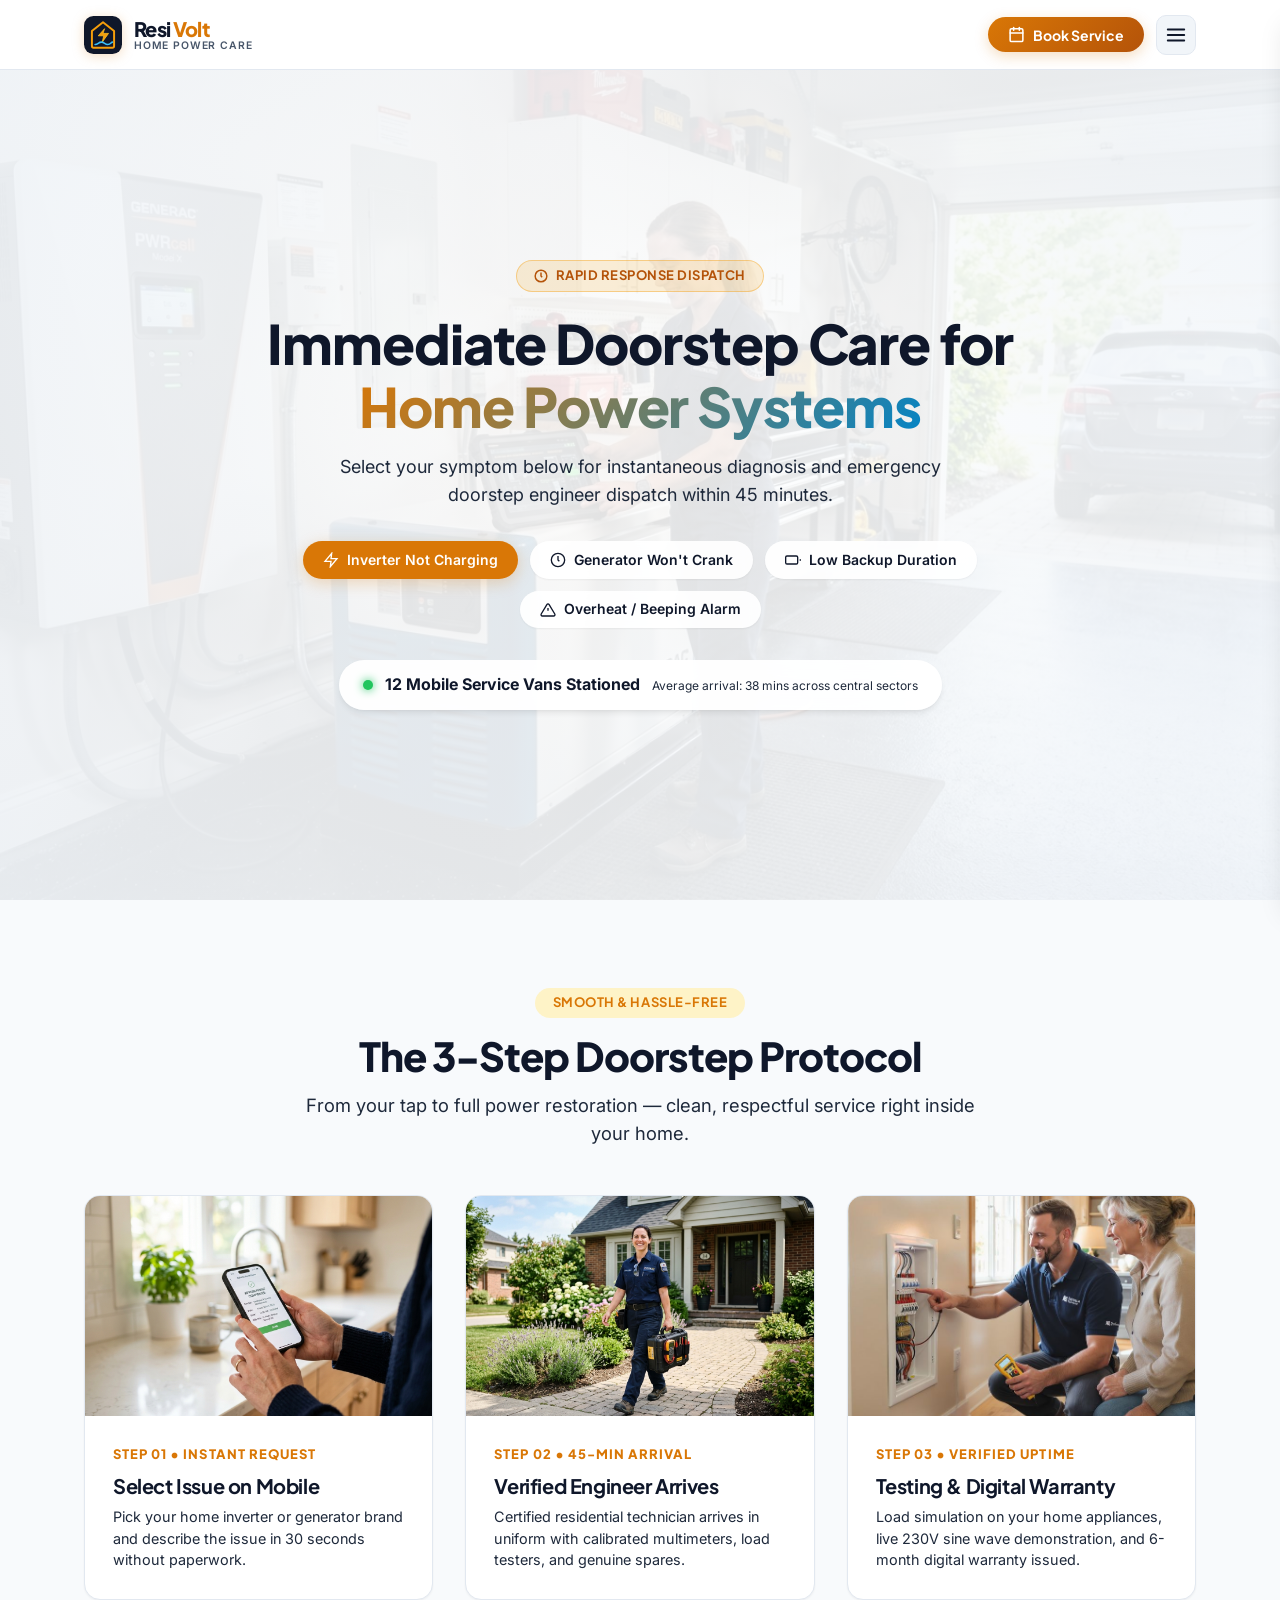
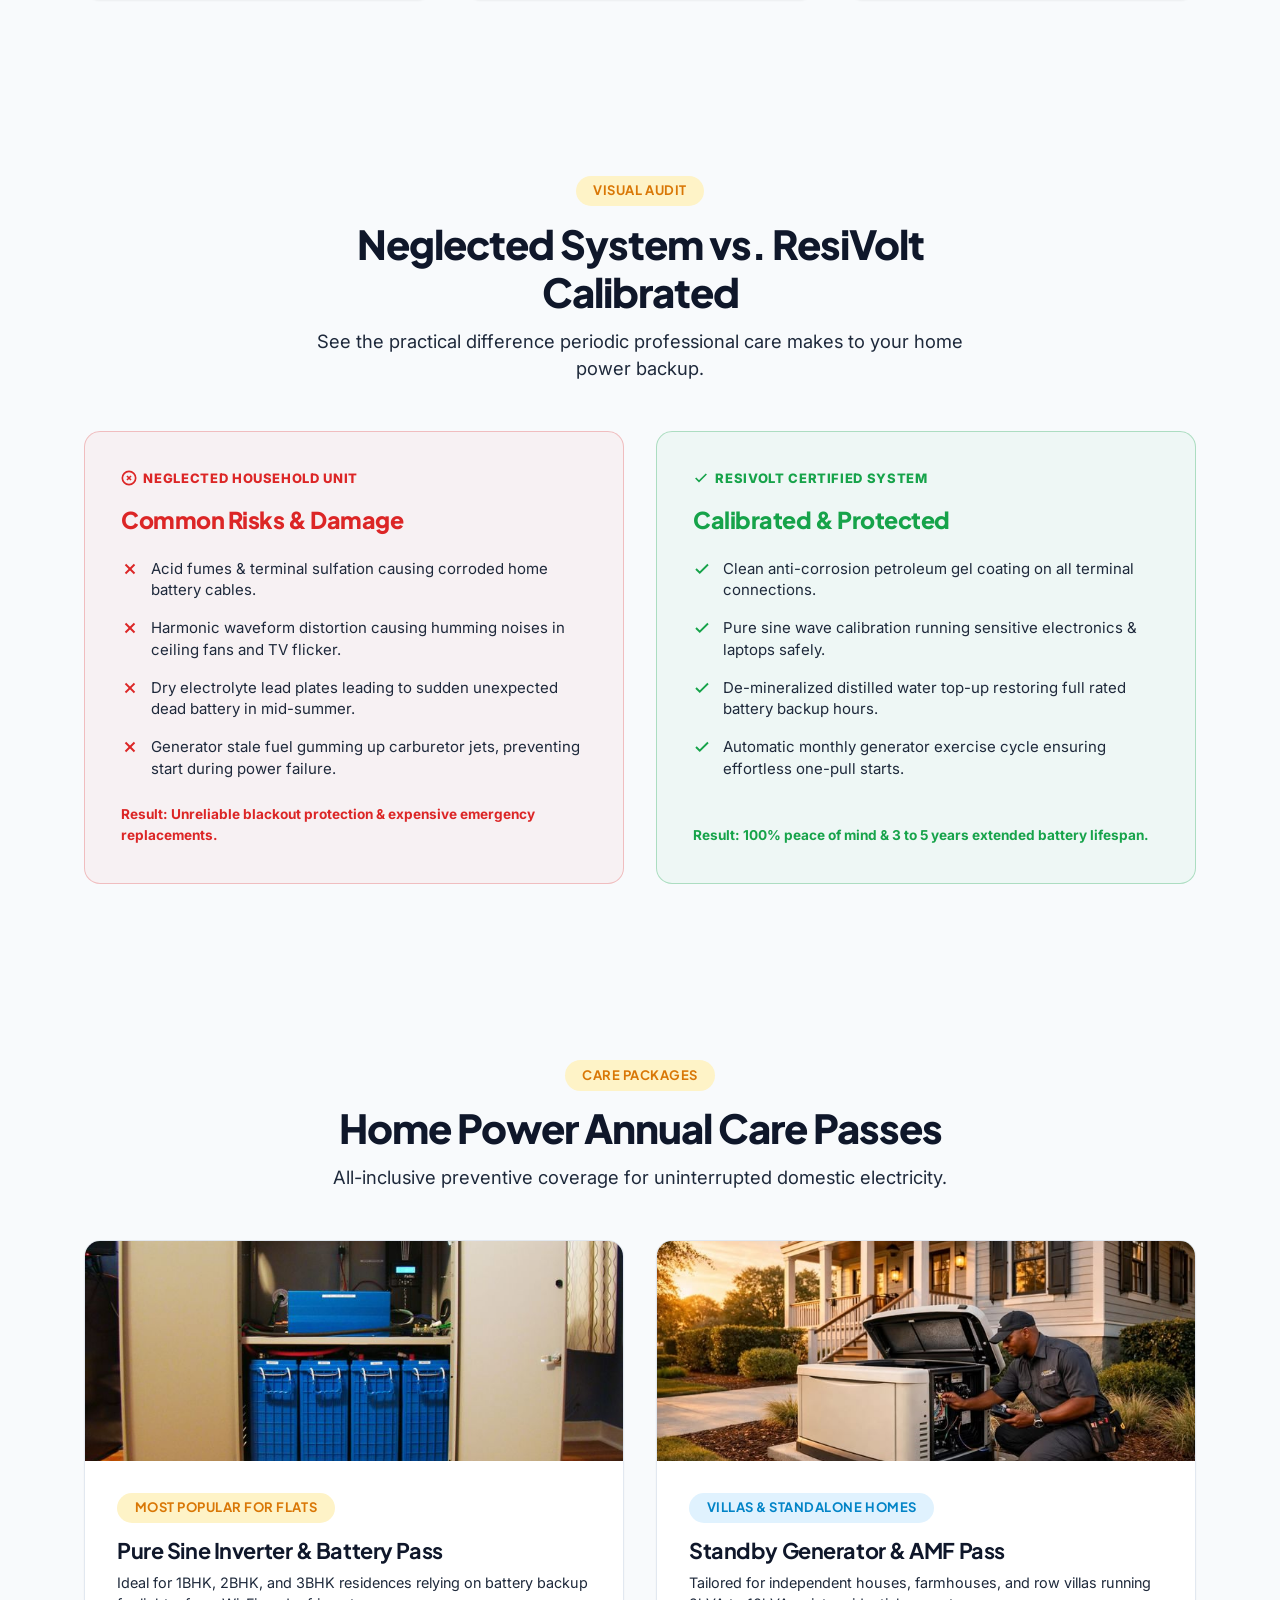
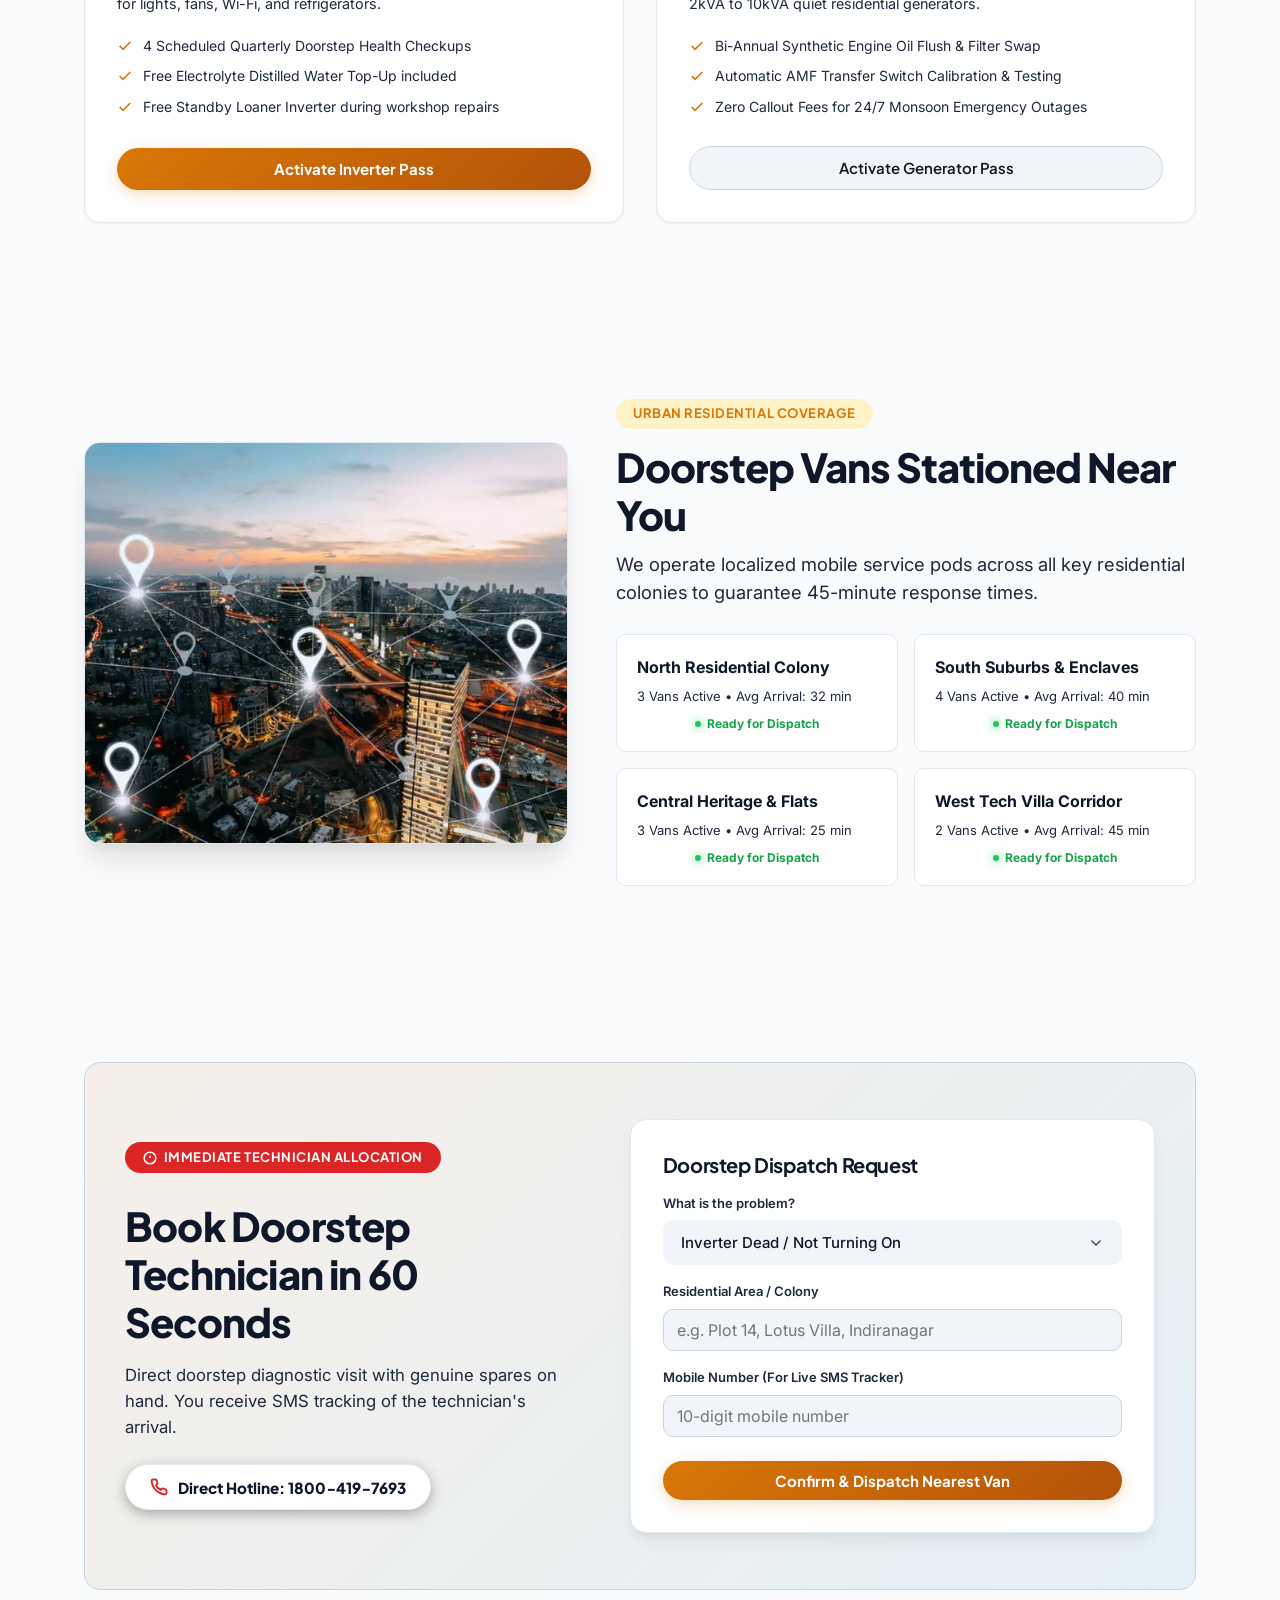
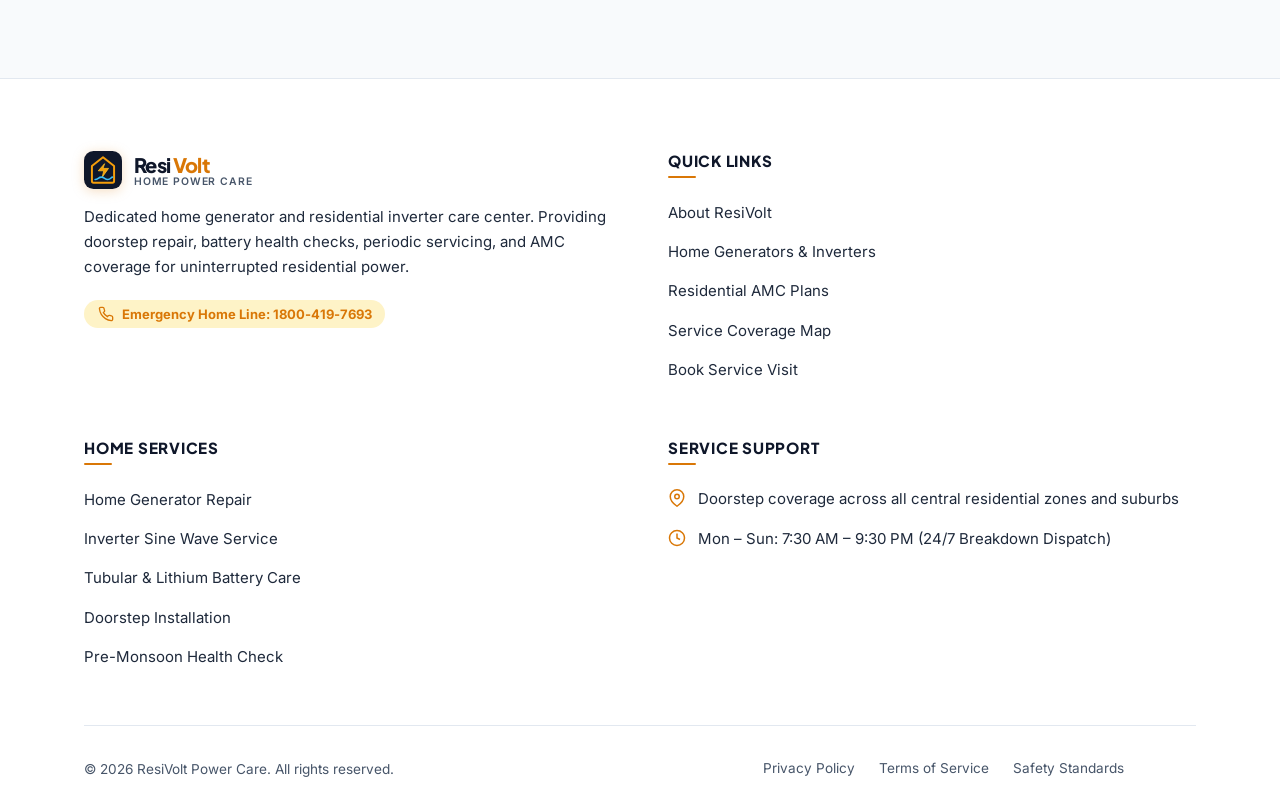
<file: home-2.html>
<!DOCTYPE html>
<html lang="en" dir="ltr">

<head>
  <meta charset="UTF-8">
  <meta name="viewport" content="width=device-width, initial-scale=1.0">
  <title>Rapid Home Support &amp; Care | ResiVolt Inverter &amp; Generator Service</title>
  <meta name="description"
    content="Rapid 45-minute residential inverter dispatch, emergency doorstep generator troubleshooting, and annual backup care passes.">

  <!-- Favicon / Brand Tab Icon -->
  <link rel="icon" type="image/svg+xml" href="assets/images/favicon.svg">

  <!-- Core Design System & Responsive Stylesheets -->
  <link rel="stylesheet" href="assets/css/style.css">
  <link rel="stylesheet" href="assets/css/responsive.css">
</head>

<body>

  <!-- 1. Branded Preloader -->
  <div id="preloader" class="preloader" role="status" aria-label="Loading ResiVolt Rapid Care Hub">
    <div class="preloader-brand">
      <div class="preloader-logo-group">
        <svg class="brand-logo-svg preloader-logo-svg" viewBox="0 0 48 48" fill="none" xmlns="http://www.w3.org/2000/svg">
          <rect width="48" height="48" rx="12" fill="#0f172a" />
          <path d="M24 8L10 19V38C10 39.1 10.9 40 12 40H36C37.1 40 38 39.1 38 38V19L24 8Z" stroke="#f59e0b"
            stroke-width="2.5" stroke-linejoin="round" />
          <path d="M26 16L18 25H25L23 33L31 22H24L26 16Z" fill="#f59e0b" stroke="#fbbf24" stroke-width="1" />
          <path d="M14 36C18 36 18 33 22 33C26 33 26 36 30 36C34 36 34 33 36 33" stroke="#38bdf8" stroke-width="2"
            stroke-linecap="round" />
        </svg>
        <div class="brand-text-block preloader-text-block">
          <span class="brand-title preloader-brand-title">Resi<span>Volt</span></span>
          <span class="brand-tagline preloader-brand-tagline">Home Power Care</span>
        </div>
      </div>
      <div class="preloader-bar-bg">
        <div class="preloader-bar-fill"></div>
      </div>
    </div>
  </div>

  <!-- 2. Fixed Header (Compact Height, Single-Line Desktop) -->
  <header class="site-header" id="siteHeader">
    <div class="container header-container">

      <!-- Brand Logo & Identity -->
      <a href="index.html" class="brand-identity" aria-label="ResiVolt Home Generator and Inverter Service">
        <svg class="brand-logo-svg" viewBox="0 0 48 48" fill="none" xmlns="http://www.w3.org/2000/svg">
          <rect width="48" height="48" rx="12" fill="#0f172a" />
          <path d="M24 8L10 19V38C10 39.1 10.9 40 12 40H36C37.1 40 38 39.1 38 38V19L24 8Z" stroke="#f59e0b"
            stroke-width="2.5" stroke-linejoin="round" />
          <path d="M26 16L18 25H25L23 33L31 22H24L26 16Z" fill="#f59e0b" stroke="#fbbf24" stroke-width="1" />
          <path d="M14 36C18 36 18 33 22 33C26 33 26 36 30 36C34 36 34 33 36 33" stroke="#38bdf8" stroke-width="2"
            stroke-linecap="round" />
        </svg>
        <div class="brand-text-block">
          <span class="brand-title">Resi<span>Volt</span></span>
          <span class="brand-tagline">Home Power Care</span>
        </div>
      </a>

      <!-- Desktop Navigation - Exactly 6 Items -->
      <nav class="desktop-nav" aria-label="Primary Navigation">
        <!-- 1. Home (Click-only dropdown) -->
        <div class="nav-dropdown" id="homeDropdown">
          <button type="button" class="dropdown-toggle active" aria-expanded="false" aria-haspopup="true">
            <span>Home</span>
            <svg class="dropdown-chevron" viewBox="0 0 24 24" fill="none" stroke="currentColor" stroke-width="2"
              stroke-linecap="round" stroke-linejoin="round">
              <polyline points="6 9 12 15 18 9"></polyline>
            </svg>
          </button>
          <ul class="dropdown-menu">
            <li>
              <a href="index.html" class="dropdown-item">
                <div>
                  <strong>Home 1</strong>
                  <span class="dropdown-item-desc">Residential Power Hub</span>
                </div>
              </a>
            </li>
            <li>
              <a href="home-2.html" class="dropdown-item active">
                <div>
                  <strong>Home 2</strong>
                  <span class="dropdown-item-desc">Rapid Support &amp; Care</span>
                </div>
              </a>
            </li>
          </ul>
        </div>

        <!-- 2. Services -->
        <a href="services.html" class="nav-link">Services</a>

        <!-- 3. Products -->
        <a href="products.html" class="nav-link">Products</a>

        <!-- 4. AMC Plans -->
        <a href="amc.html" class="nav-link">AMC Plans</a>

        <!-- 5. About (Mandatory) -->
        <a href="about.html" class="nav-link">About</a>

        <!-- 6. Contact -->
        <a href="contact.html" class="nav-link">Contact</a>
      </nav>

      <!-- Header Controls: RTL, Dark Mode, Login CTA -->
      <div class="header-actions">
        <!-- RTL/LTR Toggle -->
        <button type="button" class="icon-btn desktop-only" data-toggle-rtl aria-label="Toggle RTL or LTR layout"
          title="Switch RTL/LTR">
          <span class="rtl-text-indicator">RTL</span>
        </button>

        <!-- Dark Mode Toggle -->
        <button type="button" class="icon-btn desktop-only" data-toggle-theme aria-label="Toggle Dark Mode"
          title="Toggle Theme">
          <svg class="theme-icon-sun" style="display:none;" viewBox="0 0 24 24" fill="none" stroke="currentColor"
            stroke-width="2" stroke-linecap="round" stroke-linejoin="round">
            <circle cx="12" cy="12" r="5"></circle>
            <line x1="12" y1="1" x2="12" y2="3"></line>
            <line x1="12" y1="21" x2="12" y2="23"></line>
            <line x1="4.22" y1="4.22" x2="5.64" y2="5.64"></line>
            <line x1="18.36" y1="18.36" x2="19.78" y2="19.78"></line>
            <line x1="1" y1="12" x2="3" y2="12"></line>
            <line x1="21" y1="12" x2="23" y2="12"></line>
            <line x1="4.22" y1="19.78" x2="5.64" y2="18.36"></line>
            <line x1="18.36" y1="5.64" x2="19.78" y2="4.22"></line>
          </svg>
          <svg class="theme-icon-moon" viewBox="0 0 24 24" fill="none" stroke="currentColor" stroke-width="2"
            stroke-linecap="round" stroke-linejoin="round">
            <path d="M21 12.79A9 9 0 1 1 11.21 3 7 7 0 0 0 21 12.79z"></path>
          </svg>
        </button>

        <a href="contact.html#contactBooking" class="btn-primary nav-cta-btn" aria-label="Book Doorstep Service">
          <svg width="17" height="17" viewBox="0 0 24 24" fill="none" stroke="currentColor" stroke-width="2.2" stroke-linecap="round" stroke-linejoin="round">
            <rect x="3" y="4" width="18" height="18" rx="2" ry="2"></rect>
            <line x1="16" y1="2" x2="16" y2="6"></line>
            <line x1="8" y1="2" x2="8" y2="6"></line>
            <line x1="3" y1="10" x2="21" y2="10"></line>
          </svg>
          <span>Book Service</span>
        </a>

        <!-- Mobile Drawer Toggle -->
        <button type="button" class="mobile-toggle" id="mobileMenuOpen" aria-label="Open Mobile Menu"
          aria-expanded="false">
          <svg viewBox="0 0 24 24" fill="none" stroke="currentColor" stroke-width="2" stroke-linecap="round"
            stroke-linejoin="round">
            <line x1="3" y1="6" x2="21" y2="6"></line>
            <line x1="3" y1="12" x2="21" y2="12"></line>
            <line x1="3" y1="18" x2="21" y2="18"></line>
          </svg>
        </button>
      </div>

    </div>
  </header>

  <!-- 3. Mobile Navigation Drawer & Backdrop -->
  <div class="mobile-backdrop" id="mobileBackdrop"></div>
  <div class="mobile-drawer" id="mobileDrawer" role="dialog" aria-modal="true" aria-label="Mobile Navigation Drawer">
    <div class="mobile-drawer-header">
      <div class="brand-identity">
        <svg class="brand-logo-svg" viewBox="0 0 48 48" fill="none" xmlns="http://www.w3.org/2000/svg">
          <rect width="48" height="48" rx="12" fill="#0f172a" />
          <path d="M24 8L10 19V38C10 39.1 10.9 40 12 40H36C37.1 40 38 39.1 38 38V19L24 8Z" stroke="#f59e0b"
            stroke-width="2.5" stroke-linejoin="round" />
          <path d="M26 16L18 25H25L23 33L31 22H24L26 16Z" fill="#f59e0b" stroke="#fbbf24" stroke-width="1" />
          <path d="M14 36C18 36 18 33 22 33C26 33 26 36 30 36C34 36 34 33 36 33" stroke="#38bdf8" stroke-width="2"
            stroke-linecap="round" />
        </svg>
        <div class="brand-text-block">
          <span class="brand-title">Resi<span>Volt</span></span>
          <span class="brand-tagline">Home Power Care</span>
        </div>
      </div>
      <button type="button" class="icon-btn" id="mobileMenuClose" aria-label="Close Mobile Navigation">
        <svg viewBox="0 0 24 24" fill="none" stroke="currentColor" stroke-width="2" stroke-linecap="round"
          stroke-linejoin="round">
          <line x1="18" y1="6" x2="6" y2="18"></line>
          <line x1="6" y1="6" x2="18" y2="18"></line>
        </svg>
      </button>
    </div>

    <div class="mobile-drawer-body">
      <!-- Mobile Home Accordion -->
      <div class="mobile-accordion">
        <button type="button" class="mobile-nav-link mobile-accordion-toggle">
          <span>Home</span>
          <svg class="dropdown-chevron" viewBox="0 0 24 24" fill="none" stroke="currentColor" stroke-width="2"
            stroke-linecap="round" stroke-linejoin="round">
            <polyline points="6 9 12 15 18 9"></polyline>
          </svg>
        </button>
        <div class="mobile-accordion-content">
          <a href="index.html" class="mobile-sub-link">Home 1 (Power Hub)</a>
          <a href="home-2.html" class="mobile-sub-link active">Home 2 (Rapid Support)</a>
        </div>
      </div>

      <a href="services.html" class="mobile-nav-link">Services</a>
      <a href="products.html" class="mobile-nav-link">Products</a>
      <a href="amc.html" class="mobile-nav-link">AMC Plans</a>
      <a href="about.html" class="mobile-nav-link">About</a>
      <a href="contact.html" class="mobile-nav-link">Contact</a>
    </div>

    <div class="mobile-drawer-footer">
      <div class="mobile-toggles-row">
        <div style="display:flex; align-items:center; gap:0.5rem;">
          <button type="button" class="icon-btn" data-toggle-theme aria-label="Toggle Theme in Mobile Drawer">
            <svg class="theme-icon-sun" style="display:none;" viewBox="0 0 24 24" fill="none" stroke="currentColor"
              stroke-width="2" stroke-linecap="round" stroke-linejoin="round">
              <circle cx="12" cy="12" r="5"></circle>
              <line x1="12" y1="1" x2="12" y2="3"></line>
              <line x1="12" y1="21" x2="12" y2="23"></line>
              <line x1="4.22" y1="4.22" x2="5.64" y2="5.64"></line>
              <line x1="18.36" y1="18.36" x2="19.78" y2="19.78"></line>
              <line x1="1" y1="12" x2="3" y2="12"></line>
              <line x1="21" y1="12" x2="23" y2="12"></line>
              <line x1="4.22" y1="19.78" x2="5.64" y2="18.36"></line>
              <line x1="18.36" y1="5.64" x2="19.78" y2="4.22"></line>
            </svg>
            <svg class="theme-icon-moon" viewBox="0 0 24 24" fill="none" stroke="currentColor" stroke-width="2"
              stroke-linecap="round" stroke-linejoin="round">
              <path d="M21 12.79A9 9 0 1 1 11.21 3 7 7 0 0 0 21 12.79z"></path>
            </svg>
          </button>
          <button type="button" class="icon-btn" data-toggle-rtl aria-label="Toggle RTL in Mobile Drawer">
            <span class="rtl-text-indicator">RTL</span>
          </button>
        </div>
        <span class="mobile-toggle-badge">Preferences</span>
      </div>
      <a href="contact.html#contactBooking" class="btn-primary" style="width:100%; justify-content:center; text-decoration:none;" aria-label="Book Doorstep Service">
        <svg width="18" height="18" viewBox="0 0 24 24" fill="none" stroke="currentColor" stroke-width="2.2" stroke-linecap="round" stroke-linejoin="round">
          <rect x="3" y="4" width="18" height="18" rx="2" ry="2"></rect>
          <line x1="16" y1="2" x2="16" y2="6"></line>
          <line x1="8" y1="2" x2="8" y2="6"></line>
          <line x1="3" y1="10" x2="21" y2="10"></line>
        </svg>
        <span>Book Service Now</span>
      </a>
    </div>
  </div>

  <!-- 4. Global Auth Modal (Login / Register) -->
  <div class="modal-overlay" id="authModal" role="dialog" aria-modal="true" aria-labelledby="modalTitle">
    <div class="auth-modal">
      <div class="modal-header">
        <h3 class="modal-title" id="modalTitle">Customer Portal</h3>
        <button type="button" class="modal-close" aria-label="Close Modal">
          <svg width="20" height="20" viewBox="0 0 24 24" fill="none" stroke="currentColor" stroke-width="2"
            stroke-linecap="round" stroke-linejoin="round">
            <line x1="18" y1="6" x2="6" y2="18"></line>
            <line x1="6" y1="6" x2="18" y2="18"></line>
          </svg>
        </button>
      </div>
      <div class="modal-body">
        <div class="auth-tabs" role="tablist">
          <button type="button" class="auth-tab-btn active" data-tab="login" role="tab" aria-selected="true">Sign
            In</button>
          <button type="button" class="auth-tab-btn" data-tab="register" role="tab" aria-selected="false">New
            Registration</button>
        </div>

        <form id="authPanel-login" class="auth-form-panel active"
          onsubmit="event.preventDefault(); alert('Signed in successfully!');">
          <div class="form-group">
            <label class="form-label" for="h2loginEmail">Email or Mobile Number</label>
            <input type="text" id="h2loginEmail" class="form-input" placeholder="e.g. user@home.com or 9876543210"
              required>
          </div>
          <div class="form-group">
            <label class="form-label" for="h2loginPass">Password</label>
            <input type="password" id="h2loginPass" class="form-input" placeholder="••••••••" required>
          </div>
          <button type="submit" class="btn-auth-submit">Sign In to Service Account</button>
        </form>

        <form id="authPanel-register" class="auth-form-panel"
          onsubmit="event.preventDefault(); alert('Account created! You can now book service visits.');">
          <div class="form-group">
            <label class="form-label" for="h2regName">Full Name</label>
            <input type="text" id="h2regName" class="form-input" placeholder="e.g. Rajesh Kumar" required>
          </div>
          <div class="form-group">
            <label class="form-label" for="h2regPhone">Mobile Number (For Technician Updates)</label>
            <input type="tel" id="h2regPhone" class="form-input" placeholder="10-digit mobile number" required>
          </div>
          <div class="form-group">
            <label class="form-label" for="h2regDevice">Primary Equipment at Home</label>
            <select id="h2regDevice" class="form-input">
              <option value="inverter">Home Inverter &amp; Battery System</option>
              <option value="generator">Home Backup Generator (1-10 kVA)</option>
              <option value="both">Both Generator &amp; Inverter</option>
            </select>
          </div>
          <button type="submit" class="btn-auth-submit">Create Residential Account</button>
        </form>
      </div>
    </div>
  </div>

  <!-- MAIN CONTENT: EXACTLY 6 MAIN CONTENT SECTIONS -->
  <main id="mainContent">

    <!-- ==========================================================================
         SECTION 1: HERO SECTION (Panoramic Command Hub & Quick Issue Selector)
         ========================================================================== -->
    <section class="h2-hero-section" aria-label="Rapid Support Overview">
      <img src="assets/images/hero/home2-hero-dispatch.jpg"
        alt="Certified service technician diagnostics in residential garage power setup" class="h2-hero-bg-img" width="1920" height="700" loading="eager">
      <div class="h2-hero-overlay"></div>

      <div class="container h2-hero-container">
        <div class="h2-hero-content-over">
          <span class="section-tag h2-badge">
            <svg width="14" height="14" viewBox="0 0 24 24" fill="none" stroke="currentColor" stroke-width="2.5">
              <circle cx="12" cy="12" r="10"></circle>
              <polyline points="12 6 12 12 14 14"></polyline>
            </svg>
            <span>Rapid Response Dispatch</span>
          </span>

          <h1 class="h2-hero-title">
            Immediate Doorstep Care for <span class="text-gradient">Home Power Systems</span>
          </h1>

          <p class="h2-hero-desc">
            Select your symptom below for instantaneous diagnosis and emergency doorstep engineer dispatch within 45 minutes.
          </p>

          <!-- Quick Diagnostic Issue Pills on top of full-width background -->
          <div class="h2-quick-diag-strip">
            <button type="button" class="h2-diag-pill active" data-diag="Inverter Not Charging">
              <svg width="16" height="16" viewBox="0 0 24 24" fill="none" stroke="currentColor" stroke-width="2">
                <path d="M13 2L3 14h9l-1 8 10-12h-9l1-8z"></path>
              </svg>
              <span>Inverter Not Charging</span>
            </button>
            <button type="button" class="h2-diag-pill" data-diag="Generator Won't Crank">
              <svg width="16" height="16" viewBox="0 0 24 24" fill="none" stroke="currentColor" stroke-width="2">
                <circle cx="12" cy="12" r="10"></circle>
                <polyline points="12 6 12 12 14 14"></polyline>
              </svg>
              <span>Generator Won't Crank</span>
            </button>
            <button type="button" class="h2-diag-pill" data-diag="Low Backup Duration">
              <svg width="16" height="16" viewBox="0 0 24 24" fill="none" stroke="currentColor" stroke-width="2">
                <rect x="1" y="6" width="18" height="12" rx="2"></rect>
                <line x1="23" y1="11" x2="23" y2="13"></line>
              </svg>
              <span>Low Backup Duration</span>
            </button>
            <button type="button" class="h2-diag-pill" data-diag="Overheat / Beeping Alarm">
              <svg width="16" height="16" viewBox="0 0 24 24" fill="none" stroke="currentColor" stroke-width="2">
                <path d="M10.29 3.86L1.82 18a2 2 0 0 0 1.71 3h16.94a2 2 0 0 0 1.71-3L13.71 3.86a2 2 0 0 0-3.42 0z"></path>
                <line x1="12" y1="9" x2="12" y2="13"></line>
                <line x1="12" y1="17" x2="12.01" y2="17"></line>
              </svg>
              <span>Overheat / Beeping Alarm</span>
            </button>
          </div>

          <!-- Live Dispatch Stationed Status -->
          <div class="h2-live-dispatch-badge">
            <span class="live-pulse-dot"></span>
            <div>
              <strong>12 Mobile Service Vans Stationed</strong>
              <span class="h2-live-dispatch-meta">Average arrival: 38 mins across central sectors</span>
            </div>
          </div>
        </div>
      </div>
    </section>

    <!-- ==========================================================================
         SECTION 2: 3-STEP SEQUENTIAL PROCESS FLOW (Visual Flow - NOT Generic Cards)
         ========================================================================== -->
    <section class="site-section" aria-label="3-Step Doorstep Protocol">
      <div class="container">
        <div class="section-header text-center">
          <span class="section-tag">Smooth &amp; Hassle-Free</span>
          <h2 class="section-title">The 3-Step Doorstep Protocol</h2>
          <p class="section-subtitle">
            From your tap to full power restoration — clean, respectful service right inside your home.
          </p>
        </div>

        <div class="process-grid-3">
          <!-- Step 1 -->
          <div class="process-step-card">
            <img src="assets/images/sections/home2-step-booking.jpg"
              alt="Homeowner booking doorstep repair on smartphone" class="process-step-img" width="400" height="220">
            <div class="process-step-body">
              <span class="process-step-num">Step 01 &bull; Instant Request</span>
              <h3 class="process-step-title">Select Issue on Mobile</h3>
              <p class="process-step-desc">
                Pick your home inverter or generator brand and describe the issue in 30 seconds without paperwork.
              </p>
            </div>
          </div>

          <!-- Step 2 -->
          <div class="process-step-card">
            <img src="assets/images/sections/home2-step-arrival.jpg"
              alt="Certified service engineer arriving at doorstep with toolbox" class="process-step-img" width="400"
              height="220">
            <div class="process-step-body">
              <span class="process-step-num">Step 02 &bull; 45-Min Arrival</span>
              <h3 class="process-step-title">Verified Engineer Arrives</h3>
              <p class="process-step-desc">
                Certified residential technician arrives in uniform with calibrated multimeters, load testers, and
                genuine spares.
              </p>
            </div>
          </div>

          <!-- Step 3 -->
          <div class="process-step-card">
            <img src="assets/images/sections/p1.jpg"
              alt="Engineer demonstrating stable power output to satisfied customer" class="process-step-img"
              width="400" height="220">
            <div class="process-step-body">
              <span class="process-step-num">Step 03 &bull; Verified Uptime</span>
              <h3 class="process-step-title">Testing &amp; Digital Warranty</h3>
              <p class="process-step-desc">
                Load simulation on your home appliances, live 230V sine wave demonstration, and 6-month digital warranty
                issued.
              </p>
            </div>
          </div>
        </div>
      </div>
    </section>

    <!-- ==========================================================================
         SECTION 3: EQUIPMENT HEALTH COMPARISON (Before vs After Maintenance)
         ========================================================================== -->
    <section class="site-section" aria-label="Maintenance Comparison">
      <div class="container">
        <div class="section-header text-center">
          <span class="section-tag">Visual Audit</span>
          <h2 class="section-title">Neglected System vs. ResiVolt Calibrated</h2>
          <p class="section-subtitle">
            See the practical difference periodic professional care makes to your home power backup.
          </p>
        </div>

        <div class="comparison-container">
          <!-- Danger Side -->
          <div class="comparison-box danger-side">
            <div>
              <span class="comparison-tag danger">
                <svg width="16" height="16" viewBox="0 0 24 24" fill="none" stroke="currentColor" stroke-width="2.5">
                  <circle cx="12" cy="12" r="10"></circle>
                  <line x1="15" y1="9" x2="9" y2="15"></line>
                  <line x1="9" y1="9" x2="15" y2="15"></line>
                </svg>
                Neglected Household Unit
              </span>
              <h3 class="comparison-title" style="color:var(--danger);">Common Risks &amp; Damage</h3>
              <ul class="comparison-list">
                <li>
                  <svg viewBox="0 0 24 24" fill="none" stroke="var(--danger)" stroke-width="2.5">
                    <line x1="18" y1="6" x2="6" y2="18"></line>
                    <line x1="6" y1="6" x2="18" y2="18"></line>
                  </svg>
                  <span>Acid fumes &amp; terminal sulfation causing corroded home battery cables.</span>
                </li>
                <li>
                  <svg viewBox="0 0 24 24" fill="none" stroke="var(--danger)" stroke-width="2.5">
                    <line x1="18" y1="6" x2="6" y2="18"></line>
                    <line x1="6" y1="6" x2="18" y2="18"></line>
                  </svg>
                  <span>Harmonic waveform distortion causing humming noises in ceiling fans and TV flicker.</span>
                </li>
                <li>
                  <svg viewBox="0 0 24 24" fill="none" stroke="var(--danger)" stroke-width="2.5">
                    <line x1="18" y1="6" x2="6" y2="18"></line>
                    <line x1="6" y1="6" x2="18" y2="18"></line>
                  </svg>
                  <span>Dry electrolyte lead plates leading to sudden unexpected dead battery in mid-summer.</span>
                </li>
                <li>
                  <svg viewBox="0 0 24 24" fill="none" stroke="var(--danger)" stroke-width="2.5">
                    <line x1="18" y1="6" x2="6" y2="18"></line>
                    <line x1="6" y1="6" x2="18" y2="18"></line>
                  </svg>
                  <span>Generator stale fuel gumming up carburetor jets, preventing start during power failure.</span>
                </li>
              </ul>
            </div>
            <div style="margin-top:1.5rem; font-size:0.85rem; color:var(--danger); font-weight:700;">
              Result: Unreliable blackout protection &amp; expensive emergency replacements.
            </div>
          </div>

          <!-- Success Side -->
          <div class="comparison-box success-side">
            <div>
              <span class="comparison-tag success">
                <svg width="16" height="16" viewBox="0 0 24 24" fill="none" stroke="currentColor" stroke-width="2.5">
                  <polyline points="20 6 9 17 4 12"></polyline>
                </svg>
                ResiVolt Certified System
              </span>
              <h3 class="comparison-title" style="color:var(--success);">Calibrated &amp; Protected</h3>
              <ul class="comparison-list">
                <li>
                  <svg viewBox="0 0 24 24" fill="none" stroke="var(--success)" stroke-width="2.5">
                    <polyline points="20 6 9 17 4 12"></polyline>
                  </svg>
                  <span>Clean anti-corrosion petroleum gel coating on all terminal connections.</span>
                </li>
                <li>
                  <svg viewBox="0 0 24 24" fill="none" stroke="var(--success)" stroke-width="2.5">
                    <polyline points="20 6 9 17 4 12"></polyline>
                  </svg>
                  <span>Pure sine wave calibration running sensitive electronics &amp; laptops safely.</span>
                </li>
                <li>
                  <svg viewBox="0 0 24 24" fill="none" stroke="var(--success)" stroke-width="2.5">
                    <polyline points="20 6 9 17 4 12"></polyline>
                  </svg>
                  <span>De-mineralized distilled water top-up restoring full rated battery backup hours.</span>
                </li>
                <li>
                  <svg viewBox="0 0 24 24" fill="none" stroke="var(--success)" stroke-width="2.5">
                    <polyline points="20 6 9 17 4 12"></polyline>
                  </svg>
                  <span>Automatic monthly generator exercise cycle ensuring effortless one-pull starts.</span>
                </li>
              </ul>
            </div>
            <div style="margin-top:1.5rem; font-size:0.85rem; color:var(--success); font-weight:700;">
              Result: 100% peace of mind &amp; 3 to 5 years extended battery lifespan.
            </div>
          </div>
        </div>
      </div>
    </section>

    <!-- ==========================================================================
         SECTION 4: POPULAR ANNUAL CARE PASSES (2 Wide Dual-Split Cards)
         ========================================================================== -->
    <section class="site-section" aria-label="Annual Care Passes">
      <div class="container">
        <div class="section-header text-center">
          <span class="section-tag">Care Packages</span>
          <h2 class="section-title">Home Power Annual Care Passes</h2>
          <p class="section-subtitle">
            All-inclusive preventive coverage for uninterrupted domestic electricity.
          </p>
        </div>

        <div class="care-passes-grid">
          <!-- Pass 1: Inverter -->
          <div class="wide-care-card">
            <img src="assets/images/products/p2.jpg" alt="Home pure sine wave inverter and battery care pass"
              class="wide-care-img" width="600" height="220">
            <div class="wide-care-body">
              <div>
                <span class="section-tag">Most Popular for Flats</span>
                <h3 class="wide-care-title">Pure Sine Inverter &amp; Battery Pass</h3>
                <p class="wide-care-desc">
                  Ideal for 1BHK, 2BHK, and 3BHK residences relying on battery backup for lights, fans, Wi-Fi, and
                  refrigerators.
                </p>
                <ul class="wide-care-perks">
                  <li>
                    <svg viewBox="0 0 24 24" fill="none" stroke="currentColor" stroke-width="2.5">
                      <polyline points="20 6 9 17 4 12"></polyline>
                    </svg>
                    <span>4 Scheduled Quarterly Doorstep Health Checkups</span>
                  </li>
                  <li>
                    <svg viewBox="0 0 24 24" fill="none" stroke="currentColor" stroke-width="2.5">
                      <polyline points="20 6 9 17 4 12"></polyline>
                    </svg>
                    <span>Free Electrolyte Distilled Water Top-Up included</span>
                  </li>
                  <li>
                    <svg viewBox="0 0 24 24" fill="none" stroke="currentColor" stroke-width="2.5">
                      <polyline points="20 6 9 17 4 12"></polyline>
                    </svg>
                    <span>Free Standby Loaner Inverter during workshop repairs</span>
                  </li>
                </ul>
              </div>
              <a href="amc.html#inverter-pass" class="btn-primary" style="justify-content:center;">Activate Inverter
                Pass</a>
            </div>
          </div>

          <!-- Pass 2: Generator -->
          <div class="wide-care-card">
            <img src="assets/images/products/p3.jpg" alt="Residential silent standby generator care pass"
              class="wide-care-img" width="600" height="220">
            <div class="wide-care-body">
              <div>
                <span class="section-tag section-tag-cyan"><span>Villas &amp; Standalone Homes</span></span>
                <h3 class="wide-care-title">Standby Generator &amp; AMF Pass</h3>
                <p class="wide-care-desc">
                  Tailored for independent houses, farmhouses, and row villas running 2kVA to 10kVA quiet residential
                  generators.
                </p>
                <ul class="wide-care-perks">
                  <li>
                    <svg viewBox="0 0 24 24" fill="none" stroke="currentColor" stroke-width="2.5">
                      <polyline points="20 6 9 17 4 12"></polyline>
                    </svg>
                    <span>Bi-Annual Synthetic Engine Oil Flush &amp; Filter Swap</span>
                  </li>
                  <li>
                    <svg viewBox="0 0 24 24" fill="none" stroke="currentColor" stroke-width="2.5">
                      <polyline points="20 6 9 17 4 12"></polyline>
                    </svg>
                    <span>Automatic AMF Transfer Switch Calibration &amp; Testing</span>
                  </li>
                  <li>
                    <svg viewBox="0 0 24 24" fill="none" stroke="currentColor" stroke-width="2.5">
                      <polyline points="20 6 9 17 4 12"></polyline>
                    </svg>
                    <span>Zero Callout Fees for 24/7 Monsoon Emergency Outages</span>
                  </li>
                </ul>
              </div>
              <a href="amc.html#generator-pass" class="btn-secondary" style="justify-content:center;">Activate Generator
                Pass</a>
            </div>
          </div>
        </div>
      </div>
    </section>

    <!-- ==========================================================================
         SECTION 5: LIVE RESIDENTIAL SERVICE COVERAGE (Zone Architecture)
         ========================================================================== -->
    <section class="site-section" aria-label="Residential Service Zones">
      <div class="container coverage-hub-grid">
        <div class="coverage-map-visual">
          <img src="assets/images/sections/p4.jpg" alt="Residential territory service map and rapid dispatch routes"
            width="600" height="400">
        </div>

        <div>
          <span class="section-tag">Urban Residential Coverage</span>
          <h2 class="section-title">Doorstep Vans Stationed Near You</h2>
          <p class="section-subtitle">
            We operate localized mobile service pods across all key residential colonies to guarantee 45-minute response
            times.
          </p>

          <div class="zone-cards-list" style="margin-top:1.75rem;">
            <div class="zone-mini-card">
              <span class="zone-name">North Residential Colony</span>
              <span class="zone-stats">3 Vans Active &bull; Avg Arrival: 32 min</span>
              <span class="zone-badge">
                <span class="live-pulse-dot" style="width:6px; height:6px;"></span>
                Ready for Dispatch
              </span>
            </div>

            <div class="zone-mini-card">
              <span class="zone-name">South Suburbs &amp; Enclaves</span>
              <span class="zone-stats">4 Vans Active &bull; Avg Arrival: 40 min</span>
              <span class="zone-badge">
                <span class="live-pulse-dot" style="width:6px; height:6px;"></span>
                Ready for Dispatch
              </span>
            </div>

            <div class="zone-mini-card">
              <span class="zone-name">Central Heritage &amp; Flats</span>
              <span class="zone-stats">3 Vans Active &bull; Avg Arrival: 25 min</span>
              <span class="zone-badge">
                <span class="live-pulse-dot" style="width:6px; height:6px;"></span>
                Ready for Dispatch
              </span>
            </div>

            <div class="zone-mini-card">
              <span class="zone-name">West Tech Villa Corridor</span>
              <span class="zone-stats">2 Vans Active &bull; Avg Arrival: 45 min</span>
              <span class="zone-badge">
                <span class="live-pulse-dot" style="width:6px; height:6px;"></span>
                Ready for Dispatch
              </span>
            </div>
          </div>
        </div>
      </div>
    </section>

    <!-- ==========================================================================
         SECTION 6: RAPID DOORSTEP BOOKING DISPATCHER (Last Content Section)
         ========================================================================== -->
    <section class="site-section" aria-label="Book Rapid Dispatch">
      <div class="container">
        <div class="h2-booking-cta-wrap">
          <div>
            <span class="section-tag section-tag-urgent">
              <svg width="14" height="14" viewBox="0 0 24 24" fill="none" stroke="currentColor" stroke-width="2.5">
                <circle cx="12" cy="12" r="10"></circle>
                <line x1="12" y1="8" x2="12" y2="12"></line>
                <line x1="12" y1="16" x2="12.01" y2="16"></line>
              </svg>
              <span>Immediate Technician Allocation</span>
            </span>
            <h2 style="font-size:2.5rem; font-weight:800; line-height:1.2; margin:1rem 0; color:var(--text-primary);">
              Book Doorstep Technician in 60 Seconds
            </h2>
            <p style="font-size:1.05rem; color:var(--text-secondary); line-height:1.55; margin-bottom:1.5rem;">
              Direct doorstep diagnostic visit with genuine spares on hand. You receive SMS tracking of the technician's
              arrival.
            </p>
            <div style="display:flex; align-items:center; gap:1rem; flex-wrap:wrap;">
              <a href="tel:18004197693" class="btn-emergency-call">
                <svg viewBox="0 0 24 24" fill="none" stroke="currentColor" stroke-width="2.5">
                  <path
                    d="M22 16.92v3a2 2 0 0 1-2.18 2 19.79 19.79 0 0 1-8.63-3.07 19.5 19.5 0 0 1-6-6 19.79 19.79 0 0 1-3.07-8.67A2 2 0 0 1 4.11 2h3a2 2 0 0 1 2 1.72 12.84 12.84 0 0 0 .7 2.81 2 2 0 0 1-.45 2.11L8.09 9.91a16 16 0 0 0 6 6l1.27-1.27a2 2 0 0 1 2.11-.45 12.84 12.84 0 0 0 2.81.7A2 2 0 0 1 22 16.92z">
                  </path>
                </svg>
                <span>Direct Hotline: 1800&#8209;419&#8209;7693</span>
              </a>
            </div>
          </div>

          <!-- Interactive Dispatch Form -->
          <form class="h2-dispatch-form"
            onsubmit="event.preventDefault(); alert('Technician dispatch requested! A confirmation SMS and live tracker has been sent to your mobile.');">
            <h3 style="font-size:1.25rem; font-weight:700; color:var(--text-primary);">Doorstep Dispatch Request</h3>

            <div class="form-group">
              <label class="form-label" for="dispIssue">What is the problem?</label>
              <select id="dispIssue" class="form-input">
                <option value="inverter-dead">Inverter Dead / Not Turning On</option>
                <option value="generator-crank">Generator Not Starting / Stalling</option>
                <option value="battery-backup">Low Battery Backup Duration</option>
                <option value="amf-fault">AMF Changeover Not Switching</option>
                <option value="routine-check">Routine Preventive Service</option>
              </select>
            </div>

            <div class="form-group">
              <label class="form-label" for="dispAddress">Residential Area / Colony</label>
              <input type="text" id="dispAddress" class="form-input"
                placeholder="e.g. Plot 14, Lotus Villa, Indiranagar" required>
            </div>

            <div class="form-group">
              <label class="form-label" for="dispPhone">Mobile Number (For Live SMS Tracker)</label>
              <input type="tel" id="dispPhone" class="form-input" placeholder="10-digit mobile number" required>
            </div>

            <button type="submit" class="btn-primary" style="width:100%; justify-content:center; margin-top:0.5rem;">
              <span>Confirm &amp; Dispatch Nearest Van</span>
            </button>
          </form>
        </div>
      </div>
    </section>

  </main>

  <!-- Scroll-To-Top Button -->
  <button type="button" class="scroll-top-btn" id="scrollTopBtn" aria-label="Scroll to top of page">
    <svg viewBox="0 0 24 24" fill="none" stroke="currentColor" stroke-width="2.5" stroke-linecap="round"
      stroke-linejoin="round">
      <polyline points="18 15 12 9 6 15"></polyline>
    </svg>
  </button>

  <!-- Shared Footer -->
  <footer class="site-footer">
    <div class="container">
      <div class="footer-grid">
        <div class="footer-brand-col">
          <a href="index.html" class="brand-identity">
            <svg class="brand-logo-svg" viewBox="0 0 48 48" fill="none">
              <rect width="48" height="48" rx="12" fill="#0f172a" />
              <path d="M24 8L10 19V38C10 39.1 10.9 40 12 40H36C37.1 40 38 39.1 38 38V19L24 8Z" stroke="#f59e0b"
                stroke-width="2.5" stroke-linejoin="round" />
              <path d="M26 16L18 25H25L23 33L31 22H24L26 16Z" fill="#f59e0b" stroke="#fbbf24" stroke-width="1" />
              <path d="M14 36C18 36 18 33 22 33C26 33 26 36 30 36C34 36 34 33 36 33" stroke="#38bdf8" stroke-width="2"
                stroke-linecap="round" />
            </svg>
            <div class="brand-text-block">
              <span class="brand-title">Resi<span>Volt</span></span>
              <span class="brand-tagline">Home Power Care</span>
            </div>
          </a>
          <p>
            Dedicated home generator and residential inverter care center. Providing doorstep repair, battery health
            checks, periodic servicing, and AMC coverage for uninterrupted residential power.
          </p>
          <div class="footer-emergency-badge">
            <svg width="16" height="16" viewBox="0 0 24 24" fill="none" stroke="currentColor" stroke-width="2">
              <path
                d="M22 16.92v3a2 2 0 0 1-2.18 2 19.79 19.79 0 0 1-8.63-3.07 19.5 19.5 0 0 1-6-6 19.79 19.79 0 0 1-3.07-8.67A2 2 0 0 1 4.11 2h3a2 2 0 0 1 2 1.72 12.84 12.84 0 0 0 .7 2.81 2 2 0 0 1-.45 2.11L8.09 9.91a16 16 0 0 0 6 6l1.27-1.27a2 2 0 0 1 2.11-.45 12.84 12.84 0 0 0 2.81.7A2 2 0 0 1 22 16.92z">
              </path>
            </svg>
            <span>Emergency Home Line: 1800&#8209;419&#8209;7693</span>
          </div>
        </div>

        <div>
          <h4 class="footer-heading">Home Services</h4>
          <ul class="footer-links">
            <li><a href="services.html#generator-repair">Home Generator Repair</a></li>
            <li><a href="services.html#inverter-service">Inverter Sine Wave Service</a></li>
            <li><a href="services.html#battery-health">Tubular &amp; Lithium Battery Care</a></li>
            <li><a href="services.html#installation">Doorstep Installation</a></li>
            <li><a href="services.html#amc-maintenance">Pre-Monsoon Health Check</a></li>
          </ul>
        </div>

        <div>
          <h4 class="footer-heading">Quick Links</h4>
          <ul class="footer-links">
            <li><a href="about.html">About ResiVolt</a></li>
            <li><a href="products.html">Home Generators &amp; Inverters</a></li>
            <li><a href="amc.html">Residential AMC Plans</a></li>
            <li><a href="contact.html">Service Coverage Map</a></li>
            <li><a href="contact.html#book">Book Service Visit</a></li>
          </ul>
        </div>

        <div>
          <h4 class="footer-heading">Service Support</h4>
          <div class="footer-contact-item">
            <svg viewBox="0 0 24 24" fill="none" stroke="currentColor" stroke-width="2">
              <path d="M21 10c0 7-9 13-9 13s-9-6-9-13a9 9 0 0 1 18 0z"></path>
              <circle cx="12" cy="10" r="3"></circle>
            </svg>
            <span>Doorstep coverage across all central residential zones and suburbs</span>
          </div>
          <div class="footer-contact-item">
            <svg viewBox="0 0 24 24" fill="none" stroke="currentColor" stroke-width="2">
              <circle cx="12" cy="12" r="10"></circle>
              <polyline points="12 6 12 12 16 14"></polyline>
            </svg>
            <span>Mon – Sun: 7:30 AM – 9:30 PM (24/7 Breakdown Dispatch)</span>
          </div>
        </div>
      </div>

      <div class="footer-bottom">
        <div class="footer-copy">
          &copy; 2026 ResiVolt Power Care. All rights reserved.
        </div>
        <div class="footer-legal-links">
          <a href="#">Privacy Policy</a>
          <a href="#">Terms of Service</a>
          <a href="#">Safety Standards</a>
        </div>
      </div>
    </div>
  </footer>

  <!-- Core JavaScript -->
  <script src="assets/js/main.js"></script>
</body>

</html>
</file>
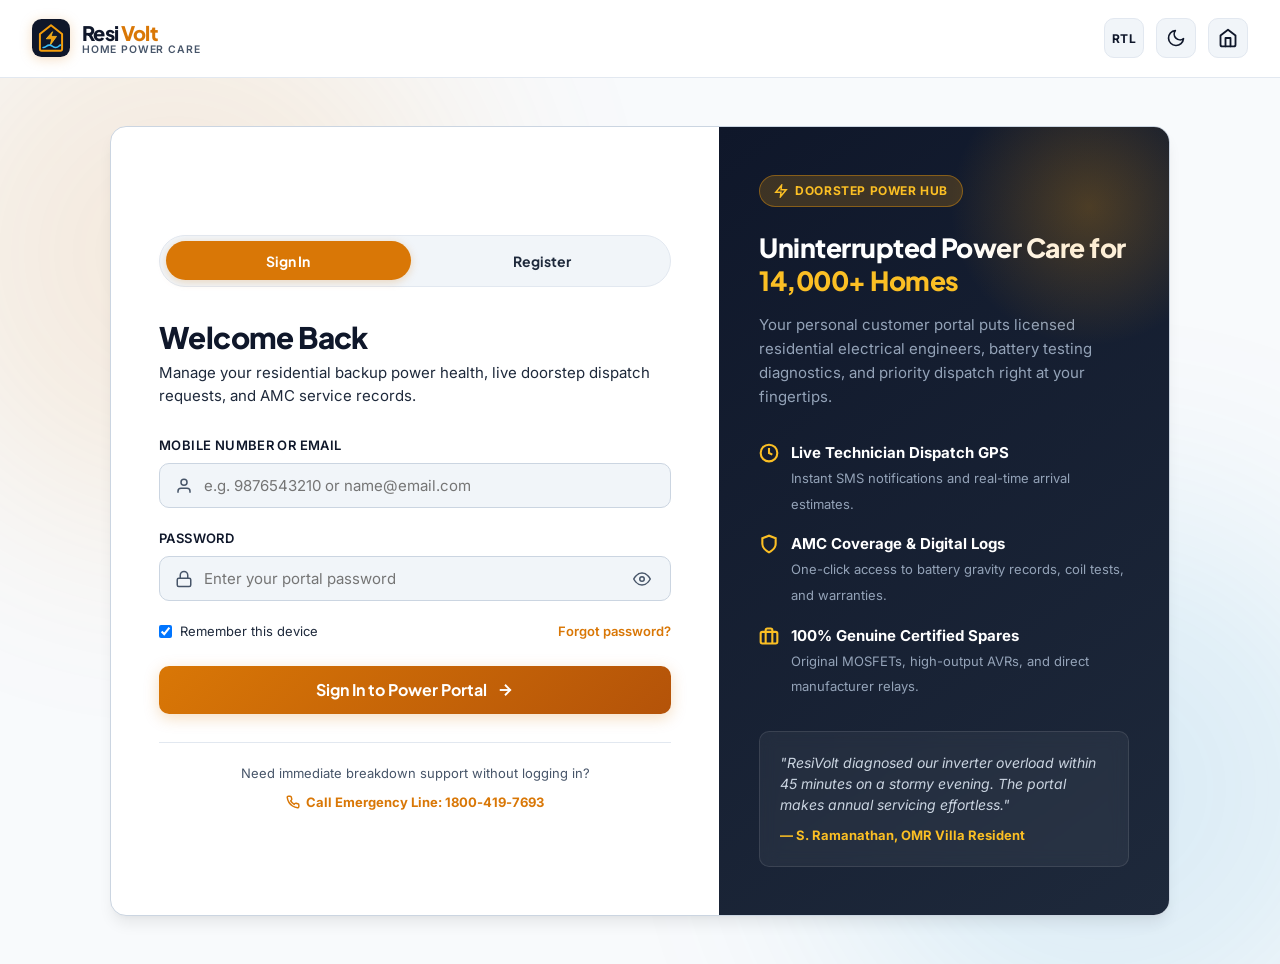
<file: login.html>
<!DOCTYPE html>
<html lang="en" dir="ltr" data-theme="light">

<head>
  <meta charset="UTF-8">
  <meta name="viewport" content="width=device-width, initial-scale=1.0">
  <title>Customer Login &amp; Portal | ResiVolt Dedicated Home Generator &amp; Inverter Specialists</title>
  <meta name="description"
    content="Sign in to your ResiVolt customer account to track doorstep technician dispatches, view AMC maintenance schedules, and manage home inverter and generator service records.">
  <link rel="icon" type="image/svg+xml" href="favicon.svg">

  <!-- Core Google Fonts -->
  <link rel="preconnect" href="https://fonts.googleapis.com">
  <link rel="preconnect" href="https://fonts.gstatic.com" crossorigin>
  <link
    href="https://fonts.googleapis.com/css2?family=Inter:wght@400;500;600;700&family=Plus+Jakarta+Sans:wght@600;700;800&family=Space+Grotesk:wght@600;700&display=swap"
    rel="stylesheet">

  <!-- Core Styles -->
  <link rel="stylesheet" href="assets/css/style.css">
  <link rel="stylesheet" href="assets/css/responsive.css">
</head>

<body class="login-page-body">

  <!-- 1. Branded Preloader -->
  <div id="preloader" class="preloader" role="status" aria-label="Loading ResiVolt Customer Portal">
    <div class="preloader-brand">
      <div class="preloader-logo-group">
        <svg class="brand-logo-svg preloader-logo-svg" viewBox="0 0 48 48" fill="none" xmlns="http://www.w3.org/2000/svg">
          <rect width="48" height="48" rx="12" fill="#0f172a" />
          <path d="M24 8L10 19V38C10 39.1 10.9 40 12 40H36C37.1 40 38 39.1 38 38V19L24 8Z" stroke="#f59e0b"
            stroke-width="2.5" stroke-linejoin="round" />
          <path d="M26 16L18 25H25L23 33L31 22H24L26 16Z" fill="#f59e0b" stroke="#fbbf24" stroke-width="1" />
          <path d="M14 36C18 36 18 33 22 33C26 33 26 36 30 36C34 36 34 33 36 33" stroke="#38bdf8" stroke-width="2"
            stroke-linecap="round" />
        </svg>
        <div class="brand-text-block preloader-text-block">
          <span class="brand-title preloader-brand-title">Resi<span>Volt</span></span>
          <span class="brand-tagline preloader-brand-tagline">Home Power Care</span>
        </div>
      </div>
      <div class="preloader-bar-bg">
        <div class="preloader-bar-fill"></div>
      </div>
    </div>
  </div>

  <!-- ==========================================================================
       TOP MINIMAL BRANDING BAR (Distraction-Free: No Standard Header/Navigation)
       Contains: Brand Logo, Brand Name, Small Text, Dark Button, RTL Button
       ========================================================================== -->
  <header class="login-topbar" role="banner">
    <!-- Brand Identity (Logo + Brand Name + Small Text) -->
    <a href="index.html" class="brand-identity login-topbar-brand" aria-label="Return to ResiVolt Homepage">
      <svg class="brand-logo-svg" viewBox="0 0 48 48" fill="none" xmlns="http://www.w3.org/2000/svg">
        <rect width="48" height="48" rx="12" fill="#0f172a" />
        <path d="M24 8L10 19V38C10 39.1 10.9 40 12 40H36C37.1 40 38 39.1 38 38V19L24 8Z" stroke="#f59e0b"
          stroke-width="2.5" stroke-linejoin="round" />
        <path d="M26 16L18 25H25L23 33L31 22H24L26 16Z" fill="#f59e0b" stroke="#fbbf24" stroke-width="1" />
        <path d="M14 36C18 36 18 33 22 33C26 33 26 36 30 36C34 36 34 33 36 33" stroke="#38bdf8" stroke-width="2"
          stroke-linecap="round" />
      </svg>
      <div class="brand-text-block">
        <span class="brand-title">Resi<span>Volt</span></span>
        <span class="brand-tagline">Home Power Care</span>
      </div>
    </a>

    <!-- Top Utility Controls: RTL Button, Dark Mode Button & Back to Home -->
    <div class="login-topbar-controls">
      <!-- RTL Toggle Button -->
      <button type="button" class="icon-btn" data-toggle-rtl aria-label="Toggle Text Direction (LTR / RTL)">
        <span class="rtl-text-indicator">RTL</span>
      </button>

      <!-- Dark Mode Toggle Button -->
      <button type="button" class="icon-btn" data-toggle-theme aria-label="Toggle Color Theme (Dark / Light)">
        <svg class="theme-icon-sun" style="display:none;" viewBox="0 0 24 24" fill="none" stroke="currentColor"
          stroke-width="2" stroke-linecap="round" stroke-linejoin="round">
          <circle cx="12" cy="12" r="5"></circle>
          <line x1="12" y1="1" x2="12" y2="3"></line>
          <line x1="12" y1="21" x2="12" y2="23"></line>
          <line x1="4.22" y1="4.22" x2="5.64" y2="5.64"></line>
          <line x1="18.36" y1="18.36" x2="19.78" y2="19.78"></line>
          <line x1="1" y1="12" x2="3" y2="12"></line>
          <line x1="21" y1="12" x2="23" y2="12"></line>
          <line x1="4.22" y1="19.78" x2="5.64" y2="18.36"></line>
          <line x1="18.36" y1="5.64" x2="19.78" y2="4.22"></line>
        </svg>
        <svg class="theme-icon-moon" viewBox="0 0 24 24" fill="none" stroke="currentColor" stroke-width="2"
          stroke-linecap="round" stroke-linejoin="round">
          <path d="M21 12.79A9 9 0 1 1 11.21 3 7 7 0 0 0 21 12.79z"></path>
        </svg>
      </button>

      <!-- Return to Home Icon Button -->
      <a href="index.html" class="icon-btn" aria-label="Return to Home" title="Return to Home">
        <svg viewBox="0 0 24 24" fill="none" stroke="currentColor" stroke-width="2.2" stroke-linecap="round" stroke-linejoin="round">
          <path d="M3 9l9-7 9 7v11a2 2 0 0 1-2 2H5a2 2 0 0 1-2-2z"></path>
          <polyline points="9 22 9 12 15 12 15 22"></polyline>
        </svg>
      </a>
    </div>
  </header>

  <!-- ==========================================================================
       MAIN DEDICATED LOGIN & REGISTRATION EXPERIENCE
       ========================================================================== -->
  <main class="login-main-container">
    <!-- Ambient Background Glows -->
    <div class="login-bg-glow login-bg-glow-1"></div>
    <div class="login-bg-glow login-bg-glow-2"></div>

    <div class="login-layout-card">
      <!-- Left: Form Card Area -->
      <div class="login-form-area">
        <!-- Tab Selector: Sign In vs Create Account -->
        <nav class="login-tabs-nav" aria-label="Authentication Options">
          <button type="button" class="login-tab-btn active" id="tabSignInBtn" onclick="switchLoginTab('signin')">
            Sign In
          </button>
          <button type="button" class="login-tab-btn" id="tabRegisterBtn" onclick="switchLoginTab('register')">
            Register
          </button>
        </nav>

        <!-- Dynamic Alert Feedback Box -->
        <div id="loginAlertBox" class="login-alert-box" role="alert"></div>

        <!-- ================= PANEL 1: CUSTOMER SIGN IN ================= -->
        <div id="panelSignIn" class="login-form-panel active">
          <div class="login-header-group">
            <h1 class="login-title">Welcome Back</h1>
            <p class="login-subtitle">
              Manage your residential backup power health, live doorstep dispatch requests, and AMC service records.
            </p>
          </div>

          <form id="signInForm" onsubmit="handleSignInSubmit(event)">
            <!-- Mobile / Email Field -->
            <div class="login-field-wrap">
              <label for="loginUser">Mobile Number or Email</label>
              <div class="login-input-inner">
                <svg class="login-input-icon" viewBox="0 0 24 24" fill="none" stroke="currentColor" stroke-width="2">
                  <path d="M20 21v-2a4 4 0 0 0-4-4H8a4 4 0 0 0-4 4v2"></path>
                  <circle cx="12" cy="7" r="4"></circle>
                </svg>
                <input type="text" id="loginUser" class="login-input-field" placeholder="e.g. 9876543210 or name@email.com"
                  required autocomplete="username">
              </div>
            </div>

            <!-- Password Field -->
            <div class="login-field-wrap">
              <label for="loginPass">Password</label>
              <div class="login-input-inner">
                <svg class="login-input-icon" viewBox="0 0 24 24" fill="none" stroke="currentColor" stroke-width="2">
                  <rect x="3" y="11" width="18" height="11" rx="2" ry="2"></rect>
                  <path d="M7 11V7a5 5 0 0 1 10 0v4"></path>
                </svg>
                <input type="password" id="loginPass" class="login-input-field" placeholder="Enter your portal password"
                  required autocomplete="current-password">
                <button type="button" class="login-password-toggle" onclick="togglePasswordVisibility('loginPass', this)"
                  aria-label="Toggle password visibility">
                  <svg width="18" height="18" viewBox="0 0 24 24" fill="none" stroke="currentColor" stroke-width="2">
                    <path d="M1 12s4-8 11-8 11 8 11 8-4 8-11 8-11-8-11-8z"></path>
                    <circle cx="12" cy="12" r="3"></circle>
                  </svg>
                </button>
              </div>
            </div>

            <!-- Extras: Remember Me & Forgot Password -->
            <div class="login-extras-row">
              <label class="login-remember-label">
                <input type="checkbox" id="rememberMe" checked>
                <span>Remember this device</span>
              </label>
              <a href="javascript:void(0)" onclick="alert('Password reset instructions will be sent via SMS to your registered mobile number.')" class="login-forgot-link">
                Forgot password?
              </a>
            </div>

            <!-- Submit Button -->
            <button type="submit" class="login-submit-btn" id="signInSubmitBtn">
              <span>Sign In to Power Portal</span>
              <svg width="18" height="18" viewBox="0 0 24 24" fill="none" stroke="currentColor" stroke-width="2.5">
                <line x1="5" y1="12" x2="19" y2="12"></line>
                <polyline points="12 5 19 12 12 19"></polyline>
              </svg>
            </button>
          </form>

          <!-- Alternative Quick Assistance Strip -->
          <div style="margin-top: 1.75rem; text-align: center; font-size: 0.8125rem; color: var(--text-muted); border-top: 1px solid var(--border-light); padding-top: 1.25rem;">
            <span>Need immediate breakdown support without logging in?</span>
            <div style="margin-top: 0.5rem;">
              <a href="tel:18004197693" style="color: var(--accent-primary); font-weight: 700; text-decoration: none; display: inline-flex; align-items: center; gap: 0.35rem;">
                <svg width="14" height="14" viewBox="0 0 24 24" fill="none" stroke="currentColor" stroke-width="2.5">
                  <path d="M22 16.92v3a2 2 0 0 1-2.18 2 19.79 19.79 0 0 1-8.63-3.07 19.5 19.5 0 0 1-6-6 19.79 19.79 0 0 1-3.07-8.67A2 2 0 0 1 4.11 2h3a2 2 0 0 1 2 1.72 12.84 12.84 0 0 0 .7 2.81 2 2 0 0 1-.45 2.11L8.09 9.91a16 16 0 0 0 6 6l1.27-1.27a2 2 0 0 1 2.11-.45 12.84 12.84 0 0 0 2.81.7A2 2 0 0 1 22 16.92z"></path>
                </svg>
                <span>Call Emergency Line: 1800&#8209;419&#8209;7693</span>
              </a>
            </div>
          </div>
        </div>

        <!-- ================= PANEL 2: NEW REGISTRATION ================= -->
        <div id="panelRegister" class="login-form-panel">
          <div class="login-header-group">
            <h2 class="login-title">Register Your Home</h2>
            <p class="login-subtitle">
              Enroll your inverter, battery bank, or residential generator for fast doorstep dispatch and certified technician service.
            </p>
          </div>

          <form id="registerForm" onsubmit="handleRegisterSubmit(event)">
            <!-- Full Name -->
            <div class="login-field-wrap">
              <label for="regName">Full Name</label>
              <div class="login-input-inner">
                <svg class="login-input-icon" viewBox="0 0 24 24" fill="none" stroke="currentColor" stroke-width="2">
                  <path d="M20 21v-2a4 4 0 0 0-4-4H8a4 4 0 0 0-4 4v2"></path>
                  <circle cx="12" cy="7" r="4"></circle>
                </svg>
                <input type="text" id="regName" class="login-input-field" placeholder="e.g. S. Ramanathan" required autocomplete="name">
              </div>
            </div>

            <!-- Mobile Phone -->
            <div class="login-field-wrap">
              <label for="regPhone">Mobile Number (For Technician SMS Tracking)</label>
              <div class="login-input-inner">
                <svg class="login-input-icon" viewBox="0 0 24 24" fill="none" stroke="currentColor" stroke-width="2">
                  <rect x="5" y="2" width="14" height="20" rx="2" ry="2"></rect>
                  <line x1="12" y1="18" x2="12.01" y2="18"></line>
                </svg>
                <input type="tel" id="regPhone" class="login-input-field" placeholder="10-digit mobile number" required pattern="[0-9]{10}" autocomplete="tel">
              </div>
            </div>

            <!-- Home Power Equipment Type -->
            <div class="login-field-wrap">
              <label for="regEquipment">Primary Backup Power Setup</label>
              <div class="login-input-inner">
                <svg class="login-input-icon" viewBox="0 0 24 24" fill="none" stroke="currentColor" stroke-width="2">
                  <polygon points="13 2 3 14 12 14 11 22 21 10 12 10 13 2"></polygon>
                </svg>
                <select id="regEquipment" class="login-input-field" required>
                  <option value="" disabled selected>Select Your Household System</option>
                  <option value="inverter_tubular">Pure Sine Wave Inverter + Tubular Battery</option>
                  <option value="generator_silent">Silent Standby Generator (2kVA – 10kVA)</option>
                  <option value="solar_hybrid">Solar Hybrid Inverter &amp; Lithium Storage</option>
                  <option value="dual_system">Complete Dual System (Generator + Inverter)</option>
                </select>
              </div>
            </div>

            <!-- Create Password -->
            <div class="login-field-wrap">
              <label for="regPass">Create Secure Password</label>
              <div class="login-input-inner">
                <svg class="login-input-icon" viewBox="0 0 24 24" fill="none" stroke="currentColor" stroke-width="2">
                  <rect x="3" y="11" width="18" height="11" rx="2" ry="2"></rect>
                  <path d="M7 11V7a5 5 0 0 1 10 0v4"></path>
                </svg>
                <input type="password" id="regPass" class="login-input-field" placeholder="At least 6 characters" required minlength="6" autocomplete="new-password">
                <button type="button" class="login-password-toggle" onclick="togglePasswordVisibility('regPass', this)" aria-label="Toggle password visibility">
                  <svg width="18" height="18" viewBox="0 0 24 24" fill="none" stroke="currentColor" stroke-width="2">
                    <path d="M1 12s4-8 11-8 11 8 11 8-4 8-11 8-11-8-11-8z"></path>
                    <circle cx="12" cy="12" r="3"></circle>
                  </svg>
                </button>
              </div>
            </div>

            <!-- Terms Agreement Checkbox -->
            <div class="login-extras-row">
              <label class="login-remember-label">
                <input type="checkbox" id="regTerms" required>
                <span>I agree to ResiVolt doorstep service terms and privacy policy</span>
              </label>
            </div>

            <!-- Submit Registration Button -->
            <button type="submit" class="login-submit-btn" id="registerSubmitBtn">
              <span>Complete Customer Registration</span>
              <svg width="18" height="18" viewBox="0 0 24 24" fill="none" stroke="currentColor" stroke-width="2.5">
                <line x1="5" y1="12" x2="19" y2="12"></line>
                <polyline points="12 5 19 12 12 19"></polyline>
              </svg>
            </button>
          </form>
        </div>
      </div>

      <!-- Right: Feature Showcase Area (Branded Visual Banner) -->
      <aside class="login-showcase-area" aria-label="ResiVolt Customer Portal Benefits">
        <div class="login-showcase-glow"></div>

        <div>
          <span class="login-showcase-badge">
            <svg width="14" height="14" viewBox="0 0 24 24" fill="none" stroke="currentColor" stroke-width="2.5">
              <polygon points="13 2 3 14 12 14 11 22 21 10 12 10 13 2"></polygon>
            </svg>
            <span>Doorstep Power Hub</span>
          </span>

          <h2 class="login-showcase-title">
            Uninterrupted Power Care for <span>14,000+ Homes</span>
          </h2>
          <p class="login-showcase-desc">
            Your personal customer portal puts licensed residential electrical engineers, battery testing diagnostics, and priority dispatch right at your fingertips.
          </p>

          <ul class="login-perks-list">
            <li class="login-perk-item">
              <svg class="login-perk-icon" viewBox="0 0 24 24" fill="none" stroke="currentColor" stroke-width="2.5">
                <circle cx="12" cy="12" r="10"></circle>
                <polyline points="12 6 12 12 16 14"></polyline>
              </svg>
              <div class="login-perk-text">
                <strong>Live Technician Dispatch GPS</strong>
                <span>Instant SMS notifications and real-time arrival estimates.</span>
              </div>
            </li>
            <li class="login-perk-item">
              <svg class="login-perk-icon" viewBox="0 0 24 24" fill="none" stroke="currentColor" stroke-width="2.5">
                <path d="M12 22s8-4 8-10V5l-8-3-8 3v7c0 6 8 10 8 10z"></path>
              </svg>
              <div class="login-perk-text">
                <strong>AMC Coverage &amp; Digital Logs</strong>
                <span>One-click access to battery gravity records, coil tests, and warranties.</span>
              </div>
            </li>
            <li class="login-perk-item">
              <svg class="login-perk-icon" viewBox="0 0 24 24" fill="none" stroke="currentColor" stroke-width="2.5">
                <rect x="2" y="7" width="20" height="14" rx="2" ry="2"></rect>
                <path d="M16 21V5a2 2 0 0 0-2-2h-4a2 2 0 0 0-2 2v16"></path>
              </svg>
              <div class="login-perk-text">
                <strong>100% Genuine Certified Spares</strong>
                <span>Original MOSFETs, high-output AVRs, and direct manufacturer relays.</span>
              </div>
            </li>
          </ul>
        </div>

        <!-- Verified Customer Snippet -->
        <div class="login-testimonial-box">
          <p class="login-testimonial-quote">
            "ResiVolt diagnosed our inverter overload within 45 minutes on a stormy evening. The portal makes annual servicing effortless."
          </p>
          <div class="login-testimonial-author">
            &mdash; S. Ramanathan, OMR Villa Resident
          </div>
        </div>
      </aside>
    </div>
  </main>

  <!-- Core JavaScript & Interactive Logic -->
  <script src="assets/js/main.js"></script>
  <script>
    // Tab Switcher (Customer Sign In vs New Registration)
    function switchLoginTab(tab) {
      const signInBtn = document.getElementById('tabSignInBtn');
      const registerBtn = document.getElementById('tabRegisterBtn');
      const panelSignIn = document.getElementById('panelSignIn');
      const panelRegister = document.getElementById('panelRegister');
      const alertBox = document.getElementById('loginAlertBox');

      if (alertBox) {
        alertBox.className = 'login-alert-box';
        alertBox.style.display = 'none';
      }

      if (tab === 'signin') {
        signInBtn.classList.add('active');
        registerBtn.classList.remove('active');
        panelSignIn.classList.add('active');
        panelRegister.classList.remove('active');
      } else {
        registerBtn.classList.add('active');
        signInBtn.classList.remove('active');
        panelRegister.classList.add('active');
        panelSignIn.classList.remove('active');
      }
    }

    // Toggle Password Visibility
    function togglePasswordVisibility(inputId, btn) {
      const input = document.getElementById(inputId);
      if (!input) return;

      const isPassword = input.type === 'password';
      input.type = isPassword ? 'text' : 'password';

      btn.innerHTML = isPassword
        ? '<svg width="18" height="18" viewBox="0 0 24 24" fill="none" stroke="currentColor" stroke-width="2"><path d="M17.94 17.94A10.07 10.07 0 0 1 12 20c-7 0-11-8-11-8a18.45 18.45 0 0 1 5.06-5.94M9.9 4.24A9.12 9.12 0 0 1 12 4c7 0 11 8 11 8a18.5 18.5 0 0 1-2.16 3.19m-6.72-1.07a3 3 0 1 1-4.24-4.24"></path><line x1="1" y1="1" x2="23" y2="23"></line></svg>'
        : '<svg width="18" height="18" viewBox="0 0 24 24" fill="none" stroke="currentColor" stroke-width="2"><path d="M1 12s4-8 11-8 11 8 11 8-4 8-11 8-11-8-11-8z"></path><circle cx="12" cy="12" r="3"></circle></svg>';
    }

    // Handle Sign In Submit
    function handleSignInSubmit(event) {
      event.preventDefault();
      const user = document.getElementById('loginUser').value.trim();
      const alertBox = document.getElementById('loginAlertBox');
      const submitBtn = document.getElementById('signInSubmitBtn');

      if (!user) return;

      submitBtn.disabled = true;
      submitBtn.innerHTML = '<span>Verifying credentials...</span>';

      setTimeout(() => {
        alertBox.className = 'login-alert-box success';
        alertBox.innerHTML = '&#10003; <strong>Login Successful!</strong> Welcome back, redirecting to your Power Portal...';
        alertBox.style.display = 'block';

        setTimeout(() => {
          window.location.href = 'index.html';
        }, 1200);
      }, 700);
    }

    // Handle Register Submit
    function handleRegisterSubmit(event) {
      event.preventDefault();
      const name = document.getElementById('regName').value.trim();
      const phone = document.getElementById('regPhone').value.trim();
      const alertBox = document.getElementById('loginAlertBox');
      const submitBtn = document.getElementById('registerSubmitBtn');

      if (!name || !phone) return;

      submitBtn.disabled = true;
      submitBtn.innerHTML = '<span>Registering home setup...</span>';

      setTimeout(() => {
        alertBox.className = 'login-alert-box success';
        alertBox.innerHTML = `&#10003; <strong>Account Registered!</strong> Welcome, ${name}. Your priority doorstep service ID has been sent via SMS.`;
        alertBox.style.display = 'block';

        setTimeout(() => {
          switchLoginTab('signin');
          submitBtn.disabled = false;
          submitBtn.innerHTML = '<span>Complete Customer Registration</span>';
        }, 1800);
      }, 800);
    }
  </script>
</body>

</html>
</file>
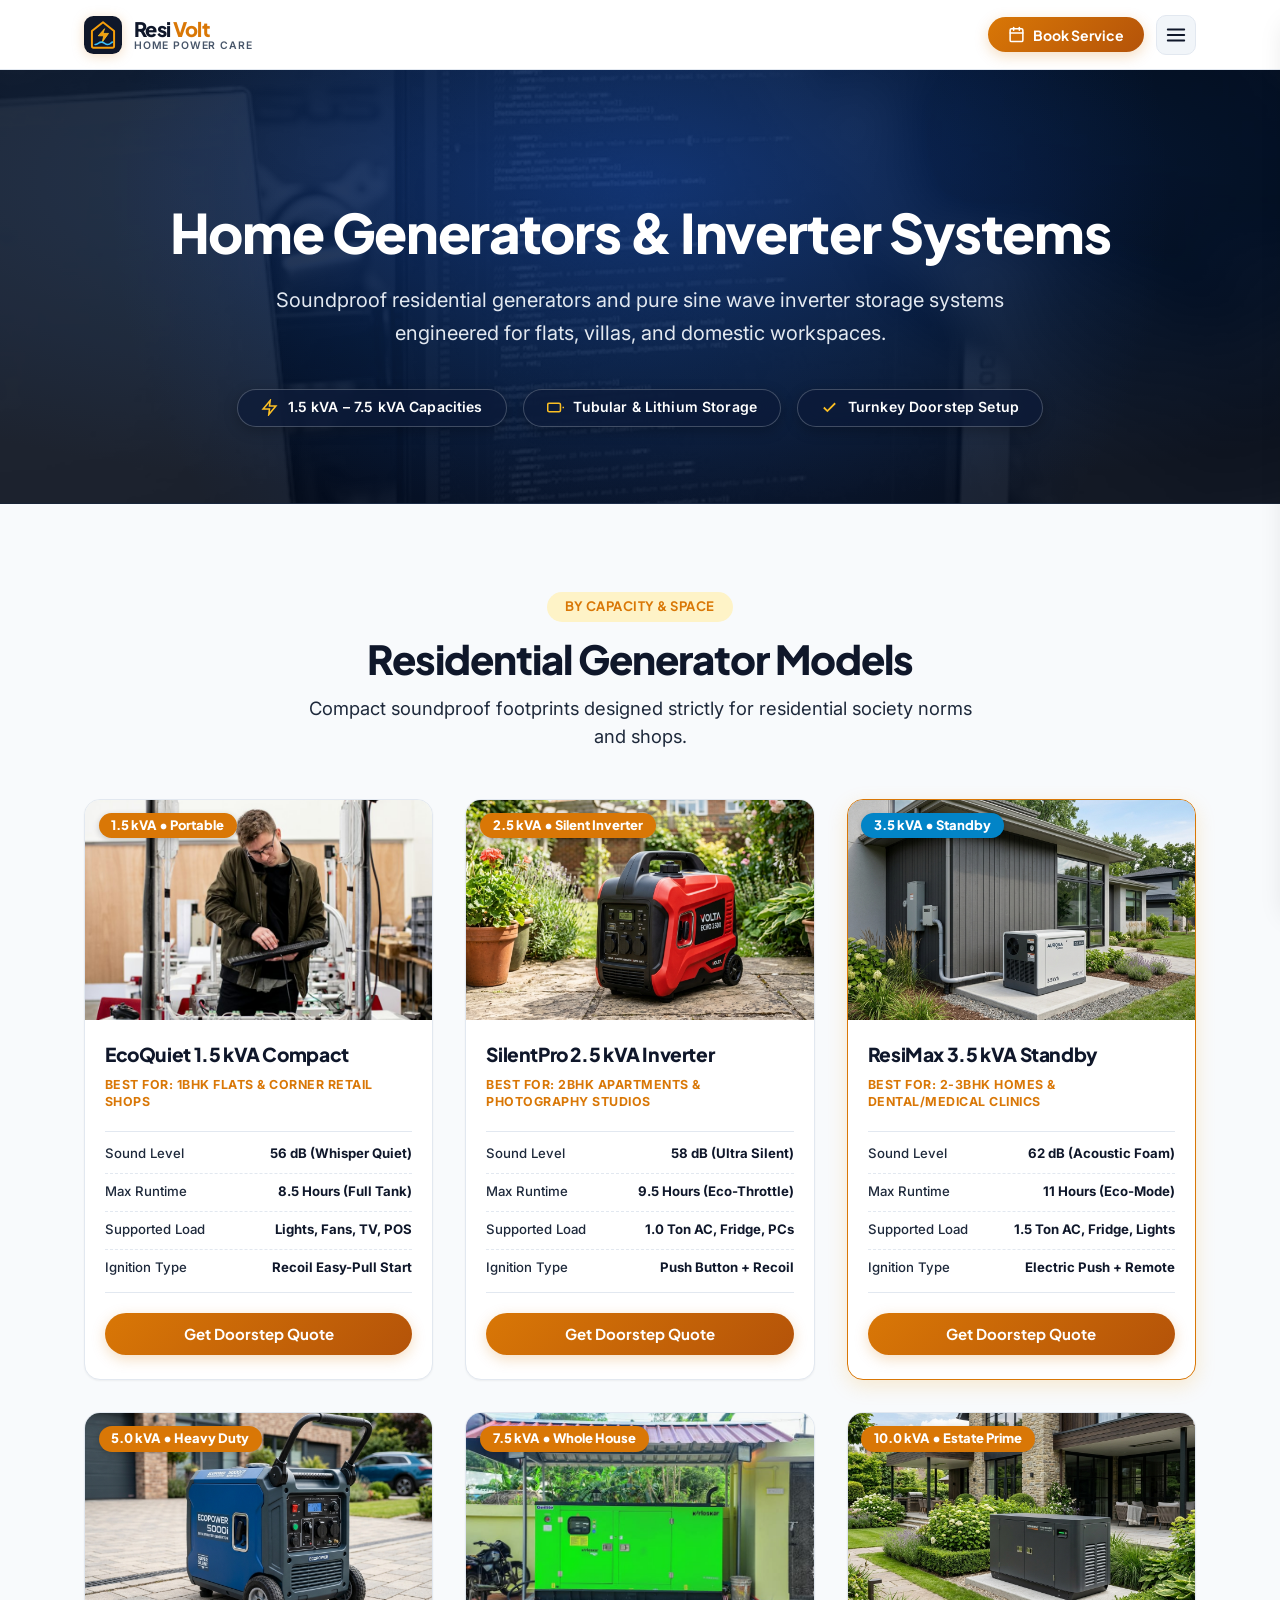
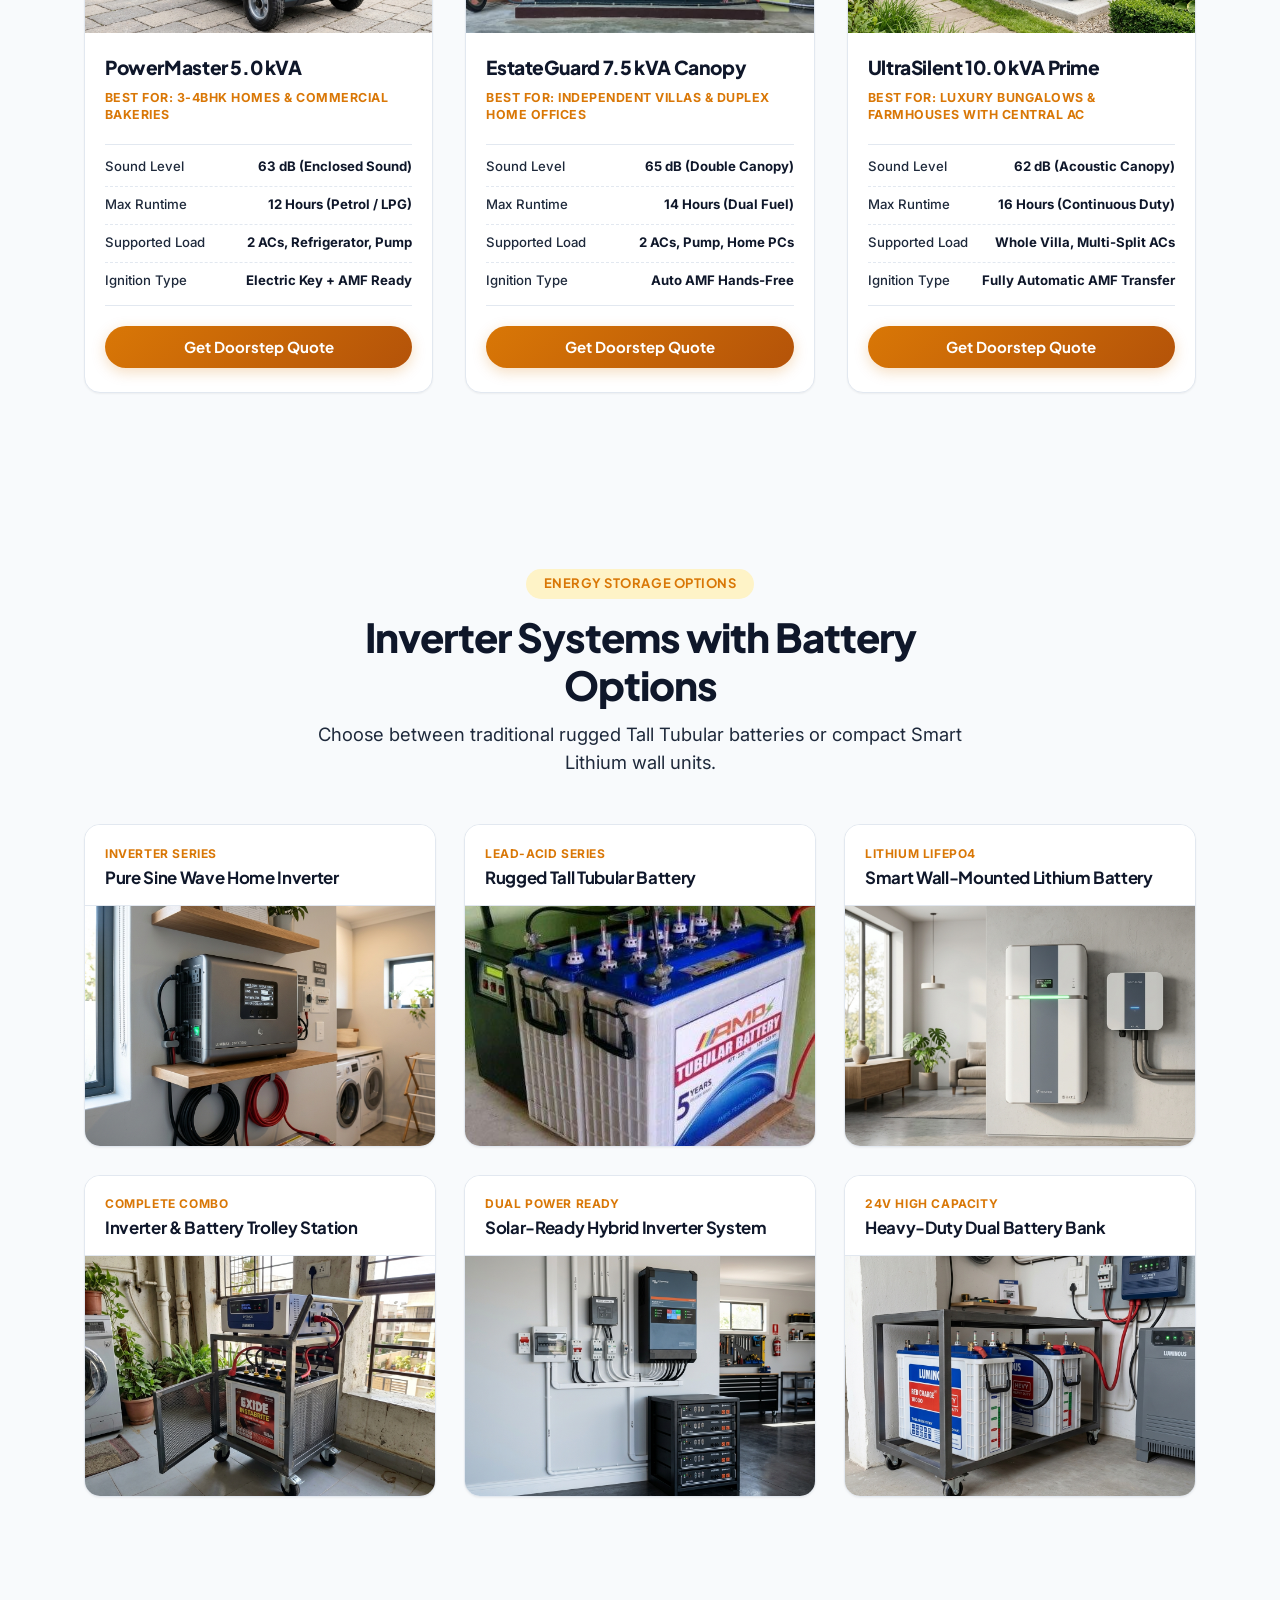
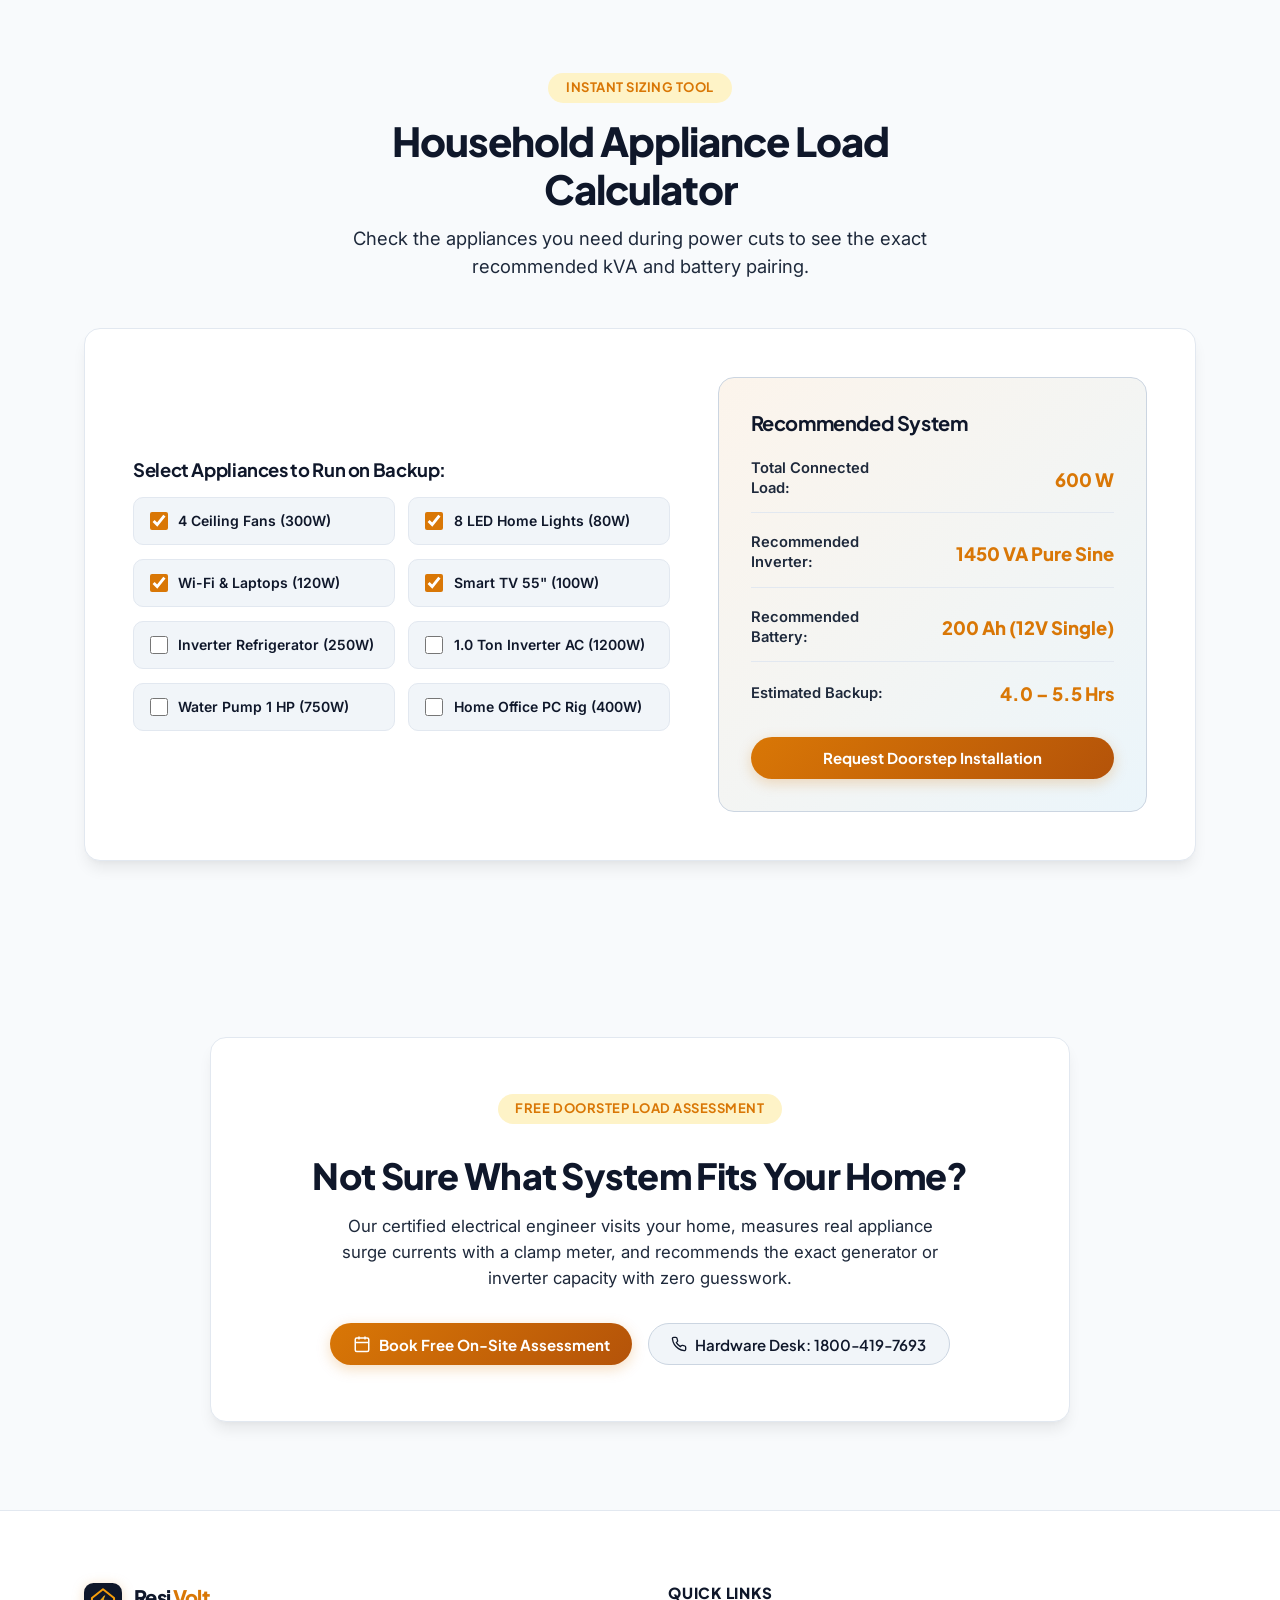
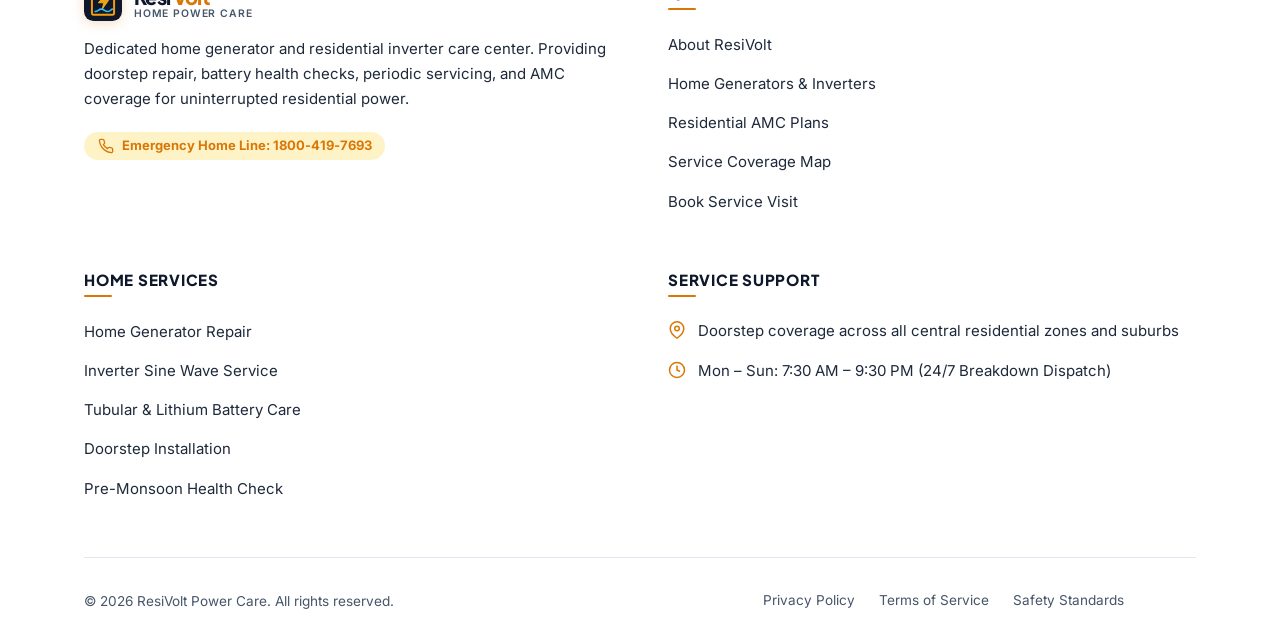
<file: products.html>
<!DOCTYPE html>
<html lang="en" dir="ltr">

<head>
  <meta charset="UTF-8">
  <meta name="viewport" content="width=device-width, initial-scale=1.0">
  <title>Home Generators &amp; Inverter Systems | ResiVolt Power Care</title>
  <meta name="description"
    content="Explore residential generator models by capacity (1.5kVA to 7.5kVA) for homes, shops, and home offices, plus pure sine inverter systems with tubular and lithium battery options.">

  <!-- Favicon / Brand Tab Icon -->
  <link rel="icon" type="image/svg+xml" href="assets/images/favicon.svg">

  <!-- Core Design System & Responsive Stylesheets -->
  <link rel="stylesheet" href="assets/css/style.css">
  <link rel="stylesheet" href="assets/css/responsive.css">
</head>

<body>

  <!-- 1. Branded Preloader -->
  <div id="preloader" class="preloader" role="status" aria-label="Loading ResiVolt Products">
    <div class="preloader-brand">
      <div class="preloader-logo-group">
        <svg class="brand-logo-svg preloader-logo-svg" viewBox="0 0 48 48" fill="none"
          xmlns="http://www.w3.org/2000/svg">
          <rect width="48" height="48" rx="12" fill="#0f172a" />
          <path d="M24 8L10 19V38C10 39.1 10.9 40 12 40H36C37.1 40 38 39.1 38 38V19L24 8Z" stroke="#f59e0b"
            stroke-width="2.5" stroke-linejoin="round" />
          <path d="M26 16L18 25H25L23 33L31 22H24L26 16Z" fill="#f59e0b" stroke="#fbbf24" stroke-width="1" />
          <path d="M14 36C18 36 18 33 22 33C26 33 26 36 30 36C34 36 34 33 36 33" stroke="#38bdf8" stroke-width="2"
            stroke-linecap="round" />
        </svg>
        <div class="brand-text-block preloader-text-block">
          <span class="brand-title preloader-brand-title">Resi<span>Volt</span></span>
          <span class="brand-tagline preloader-brand-tagline">Home Power Care</span>
        </div>
      </div>
      <div class="preloader-bar-bg">
        <div class="preloader-bar-fill"></div>
      </div>
    </div>
  </div>

  <!-- 2. Fixed Header (Compact Height, Single-Line Desktop) -->
  <header class="site-header" id="siteHeader">
    <div class="container header-container">

      <!-- Brand Logo & Identity -->
      <a href="index.html" class="brand-identity" aria-label="ResiVolt Home Generator and Inverter Service">
        <svg class="brand-logo-svg" viewBox="0 0 48 48" fill="none" xmlns="http://www.w3.org/2000/svg">
          <rect width="48" height="48" rx="12" fill="#0f172a" />
          <path d="M24 8L10 19V38C10 39.1 10.9 40 12 40H36C37.1 40 38 39.1 38 38V19L24 8Z" stroke="#f59e0b"
            stroke-width="2.5" stroke-linejoin="round" />
          <path d="M26 16L18 25H25L23 33L31 22H24L26 16Z" fill="#f59e0b" stroke="#fbbf24" stroke-width="1" />
          <path d="M14 36C18 36 18 33 22 33C26 33 26 36 30 36C34 36 34 33 36 33" stroke="#38bdf8" stroke-width="2"
            stroke-linecap="round" />
        </svg>
        <div class="brand-text-block">
          <span class="brand-title">Resi<span>Volt</span></span>
          <span class="brand-tagline">Home Power Care</span>
        </div>
      </a>

      <!-- Desktop Navigation - Exactly 6 Items -->
      <nav class="desktop-nav" aria-label="Primary Navigation">
        <!-- 1. Home (Click-only dropdown) -->
        <div class="nav-dropdown" id="homeDropdown">
          <button type="button" class="dropdown-toggle" aria-expanded="false" aria-haspopup="true">
            <span>Home</span>
            <svg class="dropdown-chevron" viewBox="0 0 24 24" fill="none" stroke="currentColor" stroke-width="2"
              stroke-linecap="round" stroke-linejoin="round">
              <polyline points="6 9 12 15 18 9"></polyline>
            </svg>
          </button>
          <ul class="dropdown-menu">
            <li>
              <a href="index.html" class="dropdown-item">
                <div>
                  <strong>Home 1</strong>
                  <span class="dropdown-item-desc">Residential Power Hub</span>
                </div>
              </a>
            </li>
            <li>
              <a href="home-2.html" class="dropdown-item">
                <div>
                  <strong>Home 2</strong>
                  <span class="dropdown-item-desc">Rapid Support &amp; Care</span>
                </div>
              </a>
            </li>
          </ul>
        </div>

        <!-- 2. Services -->
        <a href="services.html" class="nav-link">Services</a>

        <!-- 3. Products (Active) -->
        <a href="products.html" class="nav-link active">Products</a>

        <!-- 4. AMC Plans -->
        <a href="amc.html" class="nav-link">AMC Plans</a>

        <!-- 5. About (Mandatory) -->
        <a href="about.html" class="nav-link">About</a>

        <!-- 6. Contact -->
        <a href="contact.html" class="nav-link">Contact</a>
      </nav>

      <!-- Header Controls: RTL, Dark Mode, Login CTA -->
      <div class="header-actions">
        <!-- RTL/LTR Toggle -->
        <button type="button" class="icon-btn desktop-only" data-toggle-rtl aria-label="Toggle RTL or LTR layout"
          title="Switch RTL/LTR">
          <span class="rtl-text-indicator">RTL</span>
        </button>

        <!-- Dark Mode Toggle -->
        <button type="button" class="icon-btn desktop-only" data-toggle-theme aria-label="Toggle Dark Mode"
          title="Toggle Theme">
          <svg class="theme-icon-sun" style="display:none;" viewBox="0 0 24 24" fill="none" stroke="currentColor"
            stroke-width="2" stroke-linecap="round" stroke-linejoin="round">
            <circle cx="12" cy="12" r="5"></circle>
            <line x1="12" y1="1" x2="12" y2="3"></line>
            <line x1="12" y1="21" x2="12" y2="23"></line>
            <line x1="4.22" y1="4.22" x2="5.64" y2="5.64"></line>
            <line x1="18.36" y1="18.36" x2="19.78" y2="19.78"></line>
            <line x1="1" y1="12" x2="3" y2="12"></line>
            <line x1="21" y1="12" x2="23" y2="12"></line>
            <line x1="4.22" y1="19.78" x2="5.64" y2="18.36"></line>
            <line x1="18.36" y1="5.64" x2="19.78" y2="4.22"></line>
          </svg>
          <svg class="theme-icon-moon" viewBox="0 0 24 24" fill="none" stroke="currentColor" stroke-width="2"
            stroke-linecap="round" stroke-linejoin="round">
            <path d="M21 12.79A9 9 0 1 1 11.21 3 7 7 0 0 0 21 12.79z"></path>
          </svg>
        </button>

        <a href="contact.html#contactBooking" class="btn-primary nav-cta-btn" aria-label="Book Doorstep Service">
          <svg width="17" height="17" viewBox="0 0 24 24" fill="none" stroke="currentColor" stroke-width="2.2" stroke-linecap="round" stroke-linejoin="round">
            <rect x="3" y="4" width="18" height="18" rx="2" ry="2"></rect>
            <line x1="16" y1="2" x2="16" y2="6"></line>
            <line x1="8" y1="2" x2="8" y2="6"></line>
            <line x1="3" y1="10" x2="21" y2="10"></line>
          </svg>
          <span>Book Service</span>
        </a>

        <!-- Mobile Drawer Toggle -->
        <button type="button" class="mobile-toggle" id="mobileMenuOpen" aria-label="Open Mobile Menu"
          aria-expanded="false">
          <svg viewBox="0 0 24 24" fill="none" stroke="currentColor" stroke-width="2" stroke-linecap="round"
            stroke-linejoin="round">
            <line x1="3" y1="6" x2="21" y2="6"></line>
            <line x1="3" y1="12" x2="21" y2="12"></line>
            <line x1="3" y1="18" x2="21" y2="18"></line>
          </svg>
        </button>
      </div>

    </div>
  </header>

  <!-- 3. Mobile Navigation Drawer & Backdrop -->
  <div class="mobile-backdrop" id="mobileBackdrop"></div>
  <div class="mobile-drawer" id="mobileDrawer" role="dialog" aria-modal="true" aria-label="Mobile Navigation Drawer">
    <div class="mobile-drawer-header">
      <div class="brand-identity">
        <svg class="brand-logo-svg" viewBox="0 0 48 48" fill="none" xmlns="http://www.w3.org/2000/svg">
          <rect width="48" height="48" rx="12" fill="#0f172a" />
          <path d="M24 8L10 19V38C10 39.1 10.9 40 12 40H36C37.1 40 38 39.1 38 38V19L24 8Z" stroke="#f59e0b"
            stroke-width="2.5" stroke-linejoin="round" />
          <path d="M26 16L18 25H25L23 33L31 22H24L26 16Z" fill="#f59e0b" stroke="#fbbf24" stroke-width="1" />
          <path d="M14 36C18 36 18 33 22 33C26 33 26 36 30 36C34 36 34 33 36 33" stroke="#38bdf8" stroke-width="2"
            stroke-linecap="round" />
        </svg>
        <div class="brand-text-block">
          <span class="brand-title">Resi<span>Volt</span></span>
          <span class="brand-tagline">Home Power Care</span>
        </div>
      </div>
      <button type="button" class="icon-btn" id="mobileMenuClose" aria-label="Close Mobile Navigation">
        <svg viewBox="0 0 24 24" fill="none" stroke="currentColor" stroke-width="2" stroke-linecap="round"
          stroke-linejoin="round">
          <line x1="18" y1="6" x2="6" y2="18"></line>
          <line x1="6" y1="6" x2="18" y2="18"></line>
        </svg>
      </button>
    </div>

    <div class="mobile-drawer-body">
      <!-- Mobile Home Accordion -->
      <div class="mobile-accordion">
        <button type="button" class="mobile-nav-link mobile-accordion-toggle">
          <span>Home</span>
          <svg class="dropdown-chevron" viewBox="0 0 24 24" fill="none" stroke="currentColor" stroke-width="2"
            stroke-linecap="round" stroke-linejoin="round">
            <polyline points="6 9 12 15 18 9"></polyline>
          </svg>
        </button>
        <div class="mobile-accordion-content">
          <a href="index.html" class="mobile-sub-link">Home 1 (Power Hub)</a>
          <a href="home-2.html" class="mobile-sub-link">Home 2 (Rapid Support)</a>
        </div>
      </div>

      <a href="services.html" class="mobile-nav-link">Services</a>
      <a href="products.html" class="mobile-nav-link active">Products</a>
      <a href="amc.html" class="mobile-nav-link">AMC Plans</a>
      <a href="about.html" class="mobile-nav-link">About</a>
      <a href="contact.html" class="mobile-nav-link">Contact</a>
    </div>

    <div class="mobile-drawer-footer">
      <div class="mobile-toggles-row">
        <div style="display:flex; align-items:center; gap:0.5rem;">
          <button type="button" class="icon-btn" data-toggle-theme aria-label="Toggle Theme in Mobile Drawer">
            <svg class="theme-icon-sun" style="display:none;" viewBox="0 0 24 24" fill="none" stroke="currentColor"
              stroke-width="2" stroke-linecap="round" stroke-linejoin="round">
              <circle cx="12" cy="12" r="5"></circle>
              <line x1="12" y1="1" x2="12" y2="3"></line>
              <line x1="12" y1="21" x2="12" y2="23"></line>
              <line x1="4.22" y1="4.22" x2="5.64" y2="5.64"></line>
              <line x1="18.36" y1="18.36" x2="19.78" y2="19.78"></line>
              <line x1="1" y1="12" x2="3" y2="12"></line>
              <line x1="21" y1="12" x2="23" y2="12"></line>
              <line x1="4.22" y1="19.78" x2="5.64" y2="18.36"></line>
              <line x1="18.36" y1="5.64" x2="19.78" y2="4.22"></line>
            </svg>
            <svg class="theme-icon-moon" viewBox="0 0 24 24" fill="none" stroke="currentColor" stroke-linecap="round"
              stroke-linejoin="round">
              <path d="M21 12.79A9 9 0 1 1 11.21 3 7 7 0 0 0 21 12.79z"></path>
            </svg>
          </button>
          <button type="button" class="icon-btn" data-toggle-rtl aria-label="Toggle RTL in Mobile Drawer">
            <span class="rtl-text-indicator">RTL</span>
          </button>
        </div>
        <span class="mobile-toggle-badge">Preferences</span>
      </div>
      <a href="contact.html#contactBooking" class="btn-primary" style="width:100%; justify-content:center; text-decoration:none;"
        aria-label="Book Doorstep Service">
        <svg width="18" height="18" viewBox="0 0 24 24" fill="none" stroke="currentColor" stroke-width="2.2" stroke-linecap="round" stroke-linejoin="round">
          <rect x="3" y="4" width="18" height="18" rx="2" ry="2"></rect>
          <line x1="16" y1="2" x2="16" y2="6"></line>
          <line x1="8" y1="2" x2="8" y2="6"></line>
          <line x1="3" y1="10" x2="21" y2="10"></line>
        </svg>
        <span>Book Service Now</span>
      </a>
    </div>
  </div>

  <!-- 4. Global Auth Modal (Login / Register) -->
  <div class="modal-overlay" id="authModal" role="dialog" aria-modal="true" aria-labelledby="modalTitle">
    <div class="auth-modal">
      <div class="modal-header">
        <h3 class="modal-title" id="modalTitle">Customer Portal</h3>
        <button type="button" class="modal-close" aria-label="Close Modal">
          <svg width="20" height="20" viewBox="0 0 24 24" fill="none" stroke="currentColor" stroke-width="2"
            stroke-linecap="round" stroke-linejoin="round">
            <line x1="18" y1="6" x2="6" y2="18"></line>
            <line x1="6" y1="6" x2="18" y2="18"></line>
          </svg>
        </button>
      </div>
      <div class="modal-body">
        <div class="auth-tabs" role="tablist">
          <button type="button" class="auth-tab-btn active" data-tab="login" role="tab" aria-selected="true">Sign
            In</button>
          <button type="button" class="auth-tab-btn" data-tab="register" role="tab" aria-selected="false">New
            Registration</button>
        </div>

        <form id="authPanel-login" class="auth-form-panel active"
          onsubmit="event.preventDefault(); alert('Signed in successfully!');">
          <div class="form-group">
            <label class="form-label" for="ploginEmail">Email or Mobile Number</label>
            <input type="text" id="ploginEmail" class="form-input" placeholder="e.g. user@home.com or 9876543210"
              required>
          </div>
          <div class="form-group">
            <label class="form-label" for="ploginPass">Password</label>
            <input type="password" id="ploginPass" class="form-input" placeholder="••••••••" required>
          </div>
          <button type="submit" class="btn-auth-submit">Sign In to Service Account</button>
        </form>

        <form id="authPanel-register" class="auth-form-panel"
          onsubmit="event.preventDefault(); alert('Account created! You can now book service visits.');">
          <div class="form-group">
            <label class="form-label" for="pregName">Full Name</label>
            <input type="text" id="pregName" class="form-input" placeholder="e.g. Rajesh Kumar" required>
          </div>
          <div class="form-group">
            <label class="form-label" for="pregPhone">Mobile Number (For Technician Updates)</label>
            <input type="tel" id="pregPhone" class="form-input" placeholder="10-digit mobile number" required>
          </div>
          <div class="form-group">
            <label class="form-label" for="pregDevice">Primary Equipment at Home</label>
            <select id="pregDevice" class="form-input">
              <option value="inverter">Home Inverter &amp; Battery System</option>
              <option value="generator">Home Backup Generator (1-10 kVA)</option>
              <option value="both">Both Generator &amp; Inverter</option>
            </select>
          </div>
          <button type="submit" class="btn-auth-submit">Create Residential Account</button>
        </form>
      </div>
    </div>
  </div>

  <!-- MAIN CONTENT: EXACTLY 5 MAIN CONTENT SECTIONS -->
  <main id="mainContent">

    <!-- ==========================================================================
         SECTION 1: HERO OVERVIEW & CAPACITY CHIPS
         ========================================================================== -->
    <section class="page-inner-hero" aria-label="Products Overview">
      <img src="assets/images/products/products-hero-hardware.jpg" alt="Certified home backup power hardware system"
        class="page-inner-hero-bg" width="1920" height="600" loading="eager">

      <div class="page-inner-hero-container">


        <h1 class="page-inner-hero-title">
          Home Generators &amp; Inverter Systems
        </h1>

        <p class="page-inner-hero-desc">
          Soundproof residential generators and pure sine wave inverter storage systems engineered for flats, villas,
          and domestic workspaces.
        </p>

        <!-- Trust Badges Row -->
        <div class="hero-trust-pills-row">
          <div class="hero-trust-pill">
            <svg viewBox="0 0 24 24" fill="none" stroke="currentColor" stroke-width="2.2">
              <polygon points="13 2 3 14 12 14 11 22 21 10 12 10 13 2" />
            </svg>
            <span>1.5 kVA – 7.5 kVA Capacities</span>
          </div>
          <div class="hero-trust-pill">
            <svg viewBox="0 0 24 24" fill="none" stroke="currentColor" stroke-width="2.2">
              <rect x="1" y="6" width="18" height="12" rx="2" />
              <line x1="23" y1="11" x2="23" y2="13" />
            </svg>
            <span>Tubular &amp; Lithium Storage</span>
          </div>
          <div class="hero-trust-pill">
            <svg viewBox="0 0 24 24" fill="none" stroke="currentColor" stroke-width="2.5">
              <polyline points="20 6 9 17 4 12" />
            </svg>
            <span>Turnkey Doorstep Setup</span>
          </div>
        </div>
      </div>
    </section>

    <!-- ==========================================================================
         SECTION 2: GENERATOR MODELS BY CAPACITY (Homes, Shops, Home Offices)
         ========================================================================== -->
    <section class="site-section" id="gen-models" aria-label="Home Generator Models">
      <div class="container">
        <div class="section-header text-center">
          <span class="section-tag">By Capacity &amp; Space</span>
          <h2 class="section-title">Residential Generator Models</h2>
          <p class="section-subtitle">
            Compact soundproof footprints designed strictly for residential society norms and shops.
          </p>
        </div>

        <div class="product-grid-3">
          <!-- Model 1: 1.5 kVA -->
          <article class="hardware-product-card">
            <div class="hardware-img-wrap">
              <img src="assets/images/products/products-gen-1kva.jpg"
                alt="EcoQuiet 1.5 kVA residential compact generator" width="400" height="220" loading="lazy">
              <span class="hardware-capacity-pill">1.5 kVA &bull; Portable</span>
            </div>
            <div class="hardware-card-body">
              <div class="hardware-card-content">
                <h3 class="hardware-title">EcoQuiet 1.5 kVA Compact</h3>
                <div class="hardware-ideal-for">Best For: 1BHK Flats &amp; Corner Retail Shops</div>
                <ul class="hardware-specs-list">
                  <li><span class="spec-label">Sound Level</span><span class="spec-value">56 dB (Whisper Quiet)</span>
                  </li>
                  <li><span class="spec-label">Max Runtime</span><span class="spec-value">8.5 Hours (Full Tank)</span>
                  </li>
                  <li><span class="spec-label">Supported Load</span><span class="spec-value">Lights, Fans, TV,
                      POS</span></li>
                  <li><span class="spec-label">Ignition Type</span><span class="spec-value">Recoil Easy-Pull
                      Start</span></li>
                </ul>
              </div>
              <a href="contact.html#contactBooking" class="btn-primary w-full">Get Doorstep Quote</a>
            </div>
          </article>

          <!-- Model 2: 2.5 kVA -->
          <article class="hardware-product-card">
            <div class="hardware-img-wrap">
              <img src="assets/images/products/gen-2-5kva-inverter.jpg"
                alt="SilentPro 2.5 kVA soundproof portable inverter generator" width="400" height="220" loading="lazy">
              <span class="hardware-capacity-pill">2.5 kVA &bull; Silent Inverter</span>
            </div>
            <div class="hardware-card-body">
              <div class="hardware-card-content">
                <h3 class="hardware-title">SilentPro 2.5 kVA Inverter</h3>
                <div class="hardware-ideal-for">Best For: 2BHK Apartments &amp; Photography Studios</div>
                <ul class="hardware-specs-list">
                  <li><span class="spec-label">Sound Level</span><span class="spec-value">58 dB (Ultra Silent)</span>
                  </li>
                  <li><span class="spec-label">Max Runtime</span><span class="spec-value">9.5 Hours
                      (Eco-Throttle)</span></li>
                  <li><span class="spec-label">Supported Load</span><span class="spec-value">1.0 Ton AC, Fridge,
                      PCs</span></li>
                  <li><span class="spec-label">Ignition Type</span><span class="spec-value">Push Button + Recoil</span>
                  </li>
                </ul>
              </div>
              <a href="contact.html#contactBooking" class="btn-primary w-full">Get Doorstep Quote</a>
            </div>
          </article>

          <!-- Model 3: 3.5 kVA (Featured) -->
          <article class="hardware-product-card featured">
            <div class="hardware-img-wrap">
              <img src="assets/images/products/gen-3-5kva-standby.jpg"
                alt="ResiMax 3.5 kVA home backup standby generator" width="400" height="220" loading="lazy">
              <span class="hardware-capacity-pill pill-cyan">3.5 kVA &bull; Standby</span>
            </div>
            <div class="hardware-card-body">
              <div class="hardware-card-content">
                <h3 class="hardware-title">ResiMax 3.5 kVA Standby</h3>
                <div class="hardware-ideal-for">Best For: 2-3BHK Homes &amp; Dental/Medical Clinics</div>
                <ul class="hardware-specs-list">
                  <li><span class="spec-label">Sound Level</span><span class="spec-value">62 dB (Acoustic Foam)</span>
                  </li>
                  <li><span class="spec-label">Max Runtime</span><span class="spec-value">11 Hours (Eco-Mode)</span>
                  </li>
                  <li><span class="spec-label">Supported Load</span><span class="spec-value">1.5 Ton AC, Fridge,
                      Lights</span></li>
                  <li><span class="spec-label">Ignition Type</span><span class="spec-value">Electric Push +
                      Remote</span></li>
                </ul>
              </div>
              <a href="contact.html#contactBooking" class="btn-primary w-full">Get Doorstep Quote</a>
            </div>
          </article>

          <!-- Model 4: 5.0 kVA -->
          <article class="hardware-product-card">
            <div class="hardware-img-wrap">
              <img src="assets/images/products/gen-5kva-dualfuel.jpg"
                alt="PowerMaster 5.0 kVA dual-fuel soundproof residential generator" width="400" height="220"
                loading="lazy">
              <span class="hardware-capacity-pill">5.0 kVA &bull; Heavy Duty</span>
            </div>
            <div class="hardware-card-body">
              <div class="hardware-card-content">
                <h3 class="hardware-title">PowerMaster 5.0 kVA</h3>
                <div class="hardware-ideal-for">Best For: 3-4BHK Homes &amp; Commercial Bakeries</div>
                <ul class="hardware-specs-list">
                  <li><span class="spec-label">Sound Level</span><span class="spec-value">63 dB (Enclosed Sound)</span>
                  </li>
                  <li><span class="spec-label">Max Runtime</span><span class="spec-value">12 Hours (Petrol / LPG)</span>
                  </li>
                  <li><span class="spec-label">Supported Load</span><span class="spec-value">2 ACs, Refrigerator,
                      Pump</span></li>
                  <li><span class="spec-label">Ignition Type</span><span class="spec-value">Electric Key + AMF
                      Ready</span></li>
                </ul>
              </div>
              <a href="contact.html#contactBooking" class="btn-primary w-full">Get Doorstep Quote</a>
            </div>
          </article>

          <!-- Model 5: 7.5 kVA -->
          <article class="hardware-product-card">
            <div class="hardware-img-wrap">
              <img src="assets/images/products/p26.jpg" alt="EstateGuard 7.5 kVA residential villa generator"
                width="400" height="220" loading="lazy">
              <span class="hardware-capacity-pill">7.5 kVA &bull; Whole House</span>
            </div>
            <div class="hardware-card-body">
              <div class="hardware-card-content">
                <h3 class="hardware-title">EstateGuard 7.5 kVA Canopy</h3>
                <div class="hardware-ideal-for">Best For: Independent Villas &amp; Duplex Home Offices</div>
                <ul class="hardware-specs-list">
                  <li><span class="spec-label">Sound Level</span><span class="spec-value">65 dB (Double Canopy)</span>
                  </li>
                  <li><span class="spec-label">Max Runtime</span><span class="spec-value">14 Hours (Dual Fuel)</span>
                  </li>
                  <li><span class="spec-label">Supported Load</span><span class="spec-value">2 ACs, Pump, Home
                      PCs</span></li>
                  <li><span class="spec-label">Ignition Type</span><span class="spec-value">Auto AMF Hands-Free</span>
                  </li>
                </ul>
              </div>
              <a href="contact.html#contactBooking" class="btn-primary w-full">Get Doorstep Quote</a>
            </div>
          </article>

          <!-- Model 6: 10.0 kVA -->
          <article class="hardware-product-card">
            <div class="hardware-img-wrap">
              <img src="assets/images/products/gen-10kva-estate.jpg"
                alt="UltraSilent 10.0 kVA luxury estate standby generator canopy" width="400" height="220"
                loading="lazy">
              <span class="hardware-capacity-pill">10.0 kVA &bull; Estate Prime</span>
            </div>
            <div class="hardware-card-body">
              <div class="hardware-card-content">
                <h3 class="hardware-title">UltraSilent 10.0 kVA Prime</h3>
                <div class="hardware-ideal-for">Best For: Luxury Bungalows &amp; Farmhouses with Central AC</div>
                <ul class="hardware-specs-list">
                  <li><span class="spec-label">Sound Level</span><span class="spec-value">62 dB (Acoustic Canopy)</span>
                  </li>
                  <li><span class="spec-label">Max Runtime</span><span class="spec-value">16 Hours (Continuous
                      Duty)</span></li>
                  <li><span class="spec-label">Supported Load</span><span class="spec-value">Whole Villa, Multi-Split
                      ACs</span></li>
                  <li><span class="spec-label">Ignition Type</span><span class="spec-value">Fully Automatic AMF
                      Transfer</span></li>
                </ul>
              </div>
              <a href="contact.html#contactBooking" class="btn-primary w-full">Get Doorstep Quote</a>
            </div>
          </article>
        </div>
      </div>
    </section>

    <!-- ==========================================================================
         SECTION 3: INVERTER SYSTEMS & BATTERY PAIRING (Tubular vs. Lithium)
         ========================================================================== -->
    <section class="site-section" id="battery-options" aria-label="Battery Options">
      <div class="container">
        <div class="section-header text-center">
          <span class="section-tag">Energy Storage Options</span>
          <h2 class="section-title">Inverter Systems with Battery Options</h2>
          <p class="section-subtitle">
            Choose between traditional rugged Tall Tubular batteries or compact Smart Lithium wall units.
          </p>
        </div>

        <div class="products-gallery-grid-6">

          <!-- Item 1: Pure Sine Wave Inverter -->
          <div class="products-gallery-card">
            <div class="products-gallery-header">
              <span class="products-gallery-tag">Inverter Series</span>
              <h3 class="products-gallery-title">Pure Sine Wave Home Inverter</h3>
            </div>
            <div class="products-gallery-img-box">
              <img src="assets/images/products/inverter-pure-sine.jpg"
                alt="Pure Sine Wave Home Inverter with digital LED monitoring display" width="400" height="260"
                loading="lazy">
            </div>
          </div>

          <!-- Item 2: Tall Tubular Battery -->
          <div class="products-gallery-card">
            <div class="products-gallery-header">
              <span class="products-gallery-tag">Lead-Acid Series</span>
              <h3 class="products-gallery-title">Rugged Tall Tubular Battery</h3>
            </div>
            <div class="products-gallery-img-box">
              <img src="assets/images/products/tall-tubular-battery.jpg"
                alt="Heavy duty tall tubular home battery backup 150Ah to 220Ah" width="400" height="260"
                loading="lazy">
            </div>
          </div>

          <!-- Item 3: Smart Lithium Wall Battery -->
          <div class="products-gallery-card">
            <div class="products-gallery-header">
              <span class="products-gallery-tag">Lithium LiFePO4</span>
              <h3 class="products-gallery-title">Smart Wall-Mounted Lithium Battery</h3>
            </div>
            <div class="products-gallery-img-box">
              <img src="assets/images/products/smart-lithium-wallpack.jpg"
                alt="Wall mounted smart lithium iron phosphate home battery 5kWh" width="400" height="260"
                loading="lazy">
            </div>
          </div>

          <!-- Item 4: All-in-One Inverter Trolley -->
          <div class="products-gallery-card">
            <div class="products-gallery-header">
              <span class="products-gallery-tag">Complete Combo</span>
              <h3 class="products-gallery-title">Inverter &amp; Battery Trolley Station</h3>
            </div>
            <div class="products-gallery-img-box">
              <img src="assets/images/products/inverter-trolley-combo.jpg"
                alt="Complete mobile inverter and battery trolley system for apartments" width="400" height="260"
                loading="lazy">
            </div>
          </div>

          <!-- Item 5: Solar-Ready Hybrid Inverter -->
          <div class="products-gallery-card">
            <div class="products-gallery-header">
              <span class="products-gallery-tag">Dual Power Ready</span>
              <h3 class="products-gallery-title">Solar-Ready Hybrid Inverter System</h3>
            </div>
            <div class="products-gallery-img-box">
              <img src="assets/images/products/solar-hybrid-inverter.jpg"
                alt="Solar hybrid inverter connected to battery bank and distribution panel" width="400" height="260"
                loading="lazy">
            </div>
          </div>

          <!-- Item 6: Dual Tubular Battery Bank -->
          <div class="products-gallery-card">
            <div class="products-gallery-header">
              <span class="products-gallery-tag">24V High Capacity</span>
              <h3 class="products-gallery-title">Heavy-Duty Dual Battery Bank</h3>
            </div>
            <div class="products-gallery-img-box">
              <img src="assets/images/products/dual-tubular-bank.jpg"
                alt="Dual tall tubular battery bank in heavy duty trolley for prolonged power cuts" width="400"
                height="260" loading="lazy">
            </div>
          </div>

        </div>
      </div>
    </section>

    <!-- ==========================================================================
         SECTION 4: HOUSEHOLD LOAD & CAPACITY CALCULATOR (Interactive Tool)
         ========================================================================== -->
    <section class="site-section" aria-label="Household Load Calculator">
      <div class="container">
        <div class="section-header text-center">
          <span class="section-tag">Instant Sizing Tool</span>
          <h2 class="section-title">Household Appliance Load Calculator</h2>
          <p class="section-subtitle">
            Check the appliances you need during power cuts to see the exact recommended kVA and battery pairing.
          </p>
        </div>

        <div class="load-calc-container">
          <div>
            <h3 class="calc-subheading">
              Select Appliances to Run on Backup:
            </h3>
            <div class="load-checklist" id="calcChecklist">
              <label class="load-item-label">
                <input type="checkbox" checked data-watts="300" onchange="updateCalc()">
                <span>4 Ceiling Fans (300W)</span>
              </label>
              <label class="load-item-label">
                <input type="checkbox" checked data-watts="80" onchange="updateCalc()">
                <span>8 LED Home Lights (80W)</span>
              </label>
              <label class="load-item-label">
                <input type="checkbox" checked data-watts="120" onchange="updateCalc()">
                <span>Wi-Fi &amp; Laptops (120W)</span>
              </label>
              <label class="load-item-label">
                <input type="checkbox" checked data-watts="100" onchange="updateCalc()">
                <span>Smart TV 55" (100W)</span>
              </label>
              <label class="load-item-label">
                <input type="checkbox" data-watts="250" onchange="updateCalc()">
                <span>Inverter Refrigerator (250W)</span>
              </label>
              <label class="load-item-label">
                <input type="checkbox" data-watts="1200" onchange="updateCalc()">
                <span>1.0 Ton Inverter AC (1200W)</span>
              </label>
              <label class="load-item-label">
                <input type="checkbox" data-watts="750" onchange="updateCalc()">
                <span>Water Pump 1 HP (750W)</span>
              </label>
              <label class="load-item-label">
                <input type="checkbox" data-watts="400" onchange="updateCalc()">
                <span>Home Office PC Rig (400W)</span>
              </label>
            </div>
          </div>

          <div class="calc-summary-panel">
            <h3>Recommended System</h3>

            <div class="calc-result-row">
              <span class="calc-result-label">Total Connected Load:</span>
              <span class="calc-result-val" id="calcTotalWatts">600 W</span>
            </div>

            <div class="calc-result-row">
              <span class="calc-result-label">Recommended Inverter:</span>
              <span class="calc-result-val" id="calcInverterRating">1100 VA</span>
            </div>

            <div class="calc-result-row">
              <span class="calc-result-label">Recommended Battery:</span>
              <span class="calc-result-val" id="calcBatteryAh">150 Ah (12V)</span>
            </div>

            <div class="calc-result-row">
              <span class="calc-result-label">Estimated Backup:</span>
              <span class="calc-result-val" id="calcBackupHours">4.5 &ndash; 5.5 Hrs</span>
            </div>

            <a href="contact.html#contactBooking" class="btn-primary w-full">
              Request Doorstep Installation
            </a>
          </div>
        </div>
      </div>
    </section>

    <!-- ==========================================================================
         SECTION 5: DOORSTEP SIZING CONSULTATION CTA (Last Content Section)
         ========================================================================== -->
    <section class="site-section" aria-label="Book Doorstep Sizing">
      <div class="container">
        <div class="products-cta-box">
          <span class="section-tag">
            Free Doorstep Load Assessment
          </span>
          <h2 class="products-cta-title">
            Not Sure What System Fits Your Home?
          </h2>
          <p class="products-cta-desc">
            Our certified electrical engineer visits your home, measures real appliance surge currents with a clamp
            meter, and recommends the exact generator or inverter capacity with zero guesswork.
          </p>
          <div class="products-cta-actions">
            <a href="contact.html#contactBooking" class="btn-primary">
              <svg width="18" height="18" viewBox="0 0 24 24" fill="none" stroke="currentColor" stroke-width="2">
                <rect x="3" y="4" width="18" height="18" rx="2"></rect>
                <line x1="16" y1="2" x2="16" y2="6"></line>
                <line x1="8" y1="2" x2="8" y2="6"></line>
                <line x1="3" y1="10" x2="21" y2="10"></line>
              </svg>
              <span>Book Free On-Site Assessment</span>
            </a>
            <a href="tel:18004197693" class="btn-secondary">
              <svg width="16" height="16" viewBox="0 0 24 24" fill="none" stroke="currentColor" stroke-width="2">
                <path
                  d="M22 16.92v3a2 2 0 0 1-2.18 2 19.79 19.79 0 0 1-8.63-3.07 19.5 19.5 0 0 1-6-6 19.79 19.79 0 0 1-3.07-8.67A2 2 0 0 1 4.11 2h3a2 2 0 0 1 2 1.72 12.84 12.84 0 0 0 .7 2.81 2 2 0 0 1-.45 2.11L8.09 9.91a16 16 0 0 0 6 6l1.27-1.27a2 2 0 0 1 2.11-.45 12.84 12.84 0 0 0 2.81.7A2 2 0 0 1 22 16.92z">
                </path>
              </svg>
              <span>Hardware Desk: 1800&#8209;419&#8209;7693</span>
            </a>
          </div>
        </div>
      </div>
    </section>

  </main>

  <!-- Scroll-To-Top Button -->
  <button type="button" class="scroll-top-btn" id="scrollTopBtn" aria-label="Scroll to top of page">
    <svg viewBox="0 0 24 24" fill="none" stroke="currentColor" stroke-width="2.5" stroke-linecap="round"
      stroke-linejoin="round">
      <polyline points="18 15 12 9 6 15"></polyline>
    </svg>
  </button>

  <!-- Shared Footer -->
  <footer class="site-footer">
    <div class="container">
      <div class="footer-grid">
        <div class="footer-brand-col">
          <a href="index.html" class="brand-identity">
            <svg class="brand-logo-svg" viewBox="0 0 48 48" fill="none">
              <rect width="48" height="48" rx="12" fill="#0f172a" />
              <path d="M24 8L10 19V38C10 39.1 10.9 40 12 40H36C37.1 40 38 39.1 38 38V19L24 8Z" stroke="#f59e0b"
                stroke-width="2.5" stroke-linejoin="round" />
              <path d="M26 16L18 25H25L23 33L31 22H24L26 16Z" fill="#f59e0b" stroke="#fbbf24" stroke-width="1" />
              <path d="M14 36C18 36 18 33 22 33C26 33 26 36 30 36C34 36 34 33 36 33" stroke="#38bdf8" stroke-width="2"
                stroke-linecap="round" />
            </svg>
            <div class="brand-text-block">
              <span class="brand-title">Resi<span>Volt</span></span>
              <span class="brand-tagline">Home Power Care</span>
            </div>
          </a>
          <p>
            Dedicated home generator and residential inverter care center. Providing doorstep repair, battery health
            checks, periodic servicing, and AMC coverage for uninterrupted residential power.
          </p>
          <div class="footer-emergency-badge">
            <svg width="16" height="16" viewBox="0 0 24 24" fill="none" stroke="currentColor" stroke-width="2">
              <path
                d="M22 16.92v3a2 2 0 0 1-2.18 2 19.79 19.79 0 0 1-8.63-3.07 19.5 19.5 0 0 1-6-6 19.79 19.79 0 0 1-3.07-8.67A2 2 0 0 1 4.11 2h3a2 2 0 0 1 2 1.72 12.84 12.84 0 0 0 .7 2.81 2 2 0 0 1-.45 2.11L8.09 9.91a16 16 0 0 0 6 6l1.27-1.27a2 2 0 0 1 2.11-.45 12.84 12.84 0 0 0 2.81.7A2 2 0 0 1 22 16.92z">
              </path>
            </svg>
            <span>Emergency Home Line: 1800&#8209;419&#8209;7693</span>
          </div>
        </div>

        <div>
          <h4 class="footer-heading">Home Services</h4>
          <ul class="footer-links">
            <li><a href="services.html#generator-repair">Home Generator Repair</a></li>
            <li><a href="services.html#inverter-service">Inverter Sine Wave Service</a></li>
            <li><a href="services.html#battery-health">Tubular &amp; Lithium Battery Care</a></li>
            <li><a href="services.html#installation">Doorstep Installation</a></li>
            <li><a href="services.html#amc-maintenance">Pre-Monsoon Health Check</a></li>
          </ul>
        </div>

        <div>
          <h4 class="footer-heading">Quick Links</h4>
          <ul class="footer-links">
            <li><a href="about.html">About ResiVolt</a></li>
            <li><a href="products.html">Home Generators &amp; Inverters</a></li>
            <li><a href="amc.html">Residential AMC Plans</a></li>
            <li><a href="contact.html">Service Coverage Map</a></li>
            <li><a href="contact.html#book">Book Service Visit</a></li>
          </ul>
        </div>

        <div>
          <h4 class="footer-heading">Service Support</h4>
          <div class="footer-contact-item">
            <svg viewBox="0 0 24 24" fill="none" stroke="currentColor" stroke-width="2">
              <path d="M21 10c0 7-9 13-9 13s-9-6-9-13a9 9 0 0 1 18 0z"></path>
              <circle cx="12" cy="10" r="3"></circle>
            </svg>
            <span>Doorstep coverage across all central residential zones and suburbs</span>
          </div>
          <div class="footer-contact-item">
            <svg viewBox="0 0 24 24" fill="none" stroke="currentColor" stroke-width="2">
              <circle cx="12" cy="12" r="10"></circle>
              <polyline points="12 6 12 12 16 14"></polyline>
            </svg>
            <span>Mon – Sun: 7:30 AM – 9:30 PM (24/7 Breakdown Dispatch)</span>
          </div>
        </div>
      </div>

      <div class="footer-bottom">
        <div class="footer-copy">
          &copy; 2026 ResiVolt Power Care. All rights reserved.
        </div>
        <div class="footer-legal-links">
          <a href="#">Privacy Policy</a>
          <a href="#">Terms of Service</a>
          <a href="#">Safety Standards</a>
        </div>
      </div>
    </div>
  </footer>

  <!-- Core JavaScript -->
  <script src="assets/js/main.js"></script>
</body>

</html>
</file>
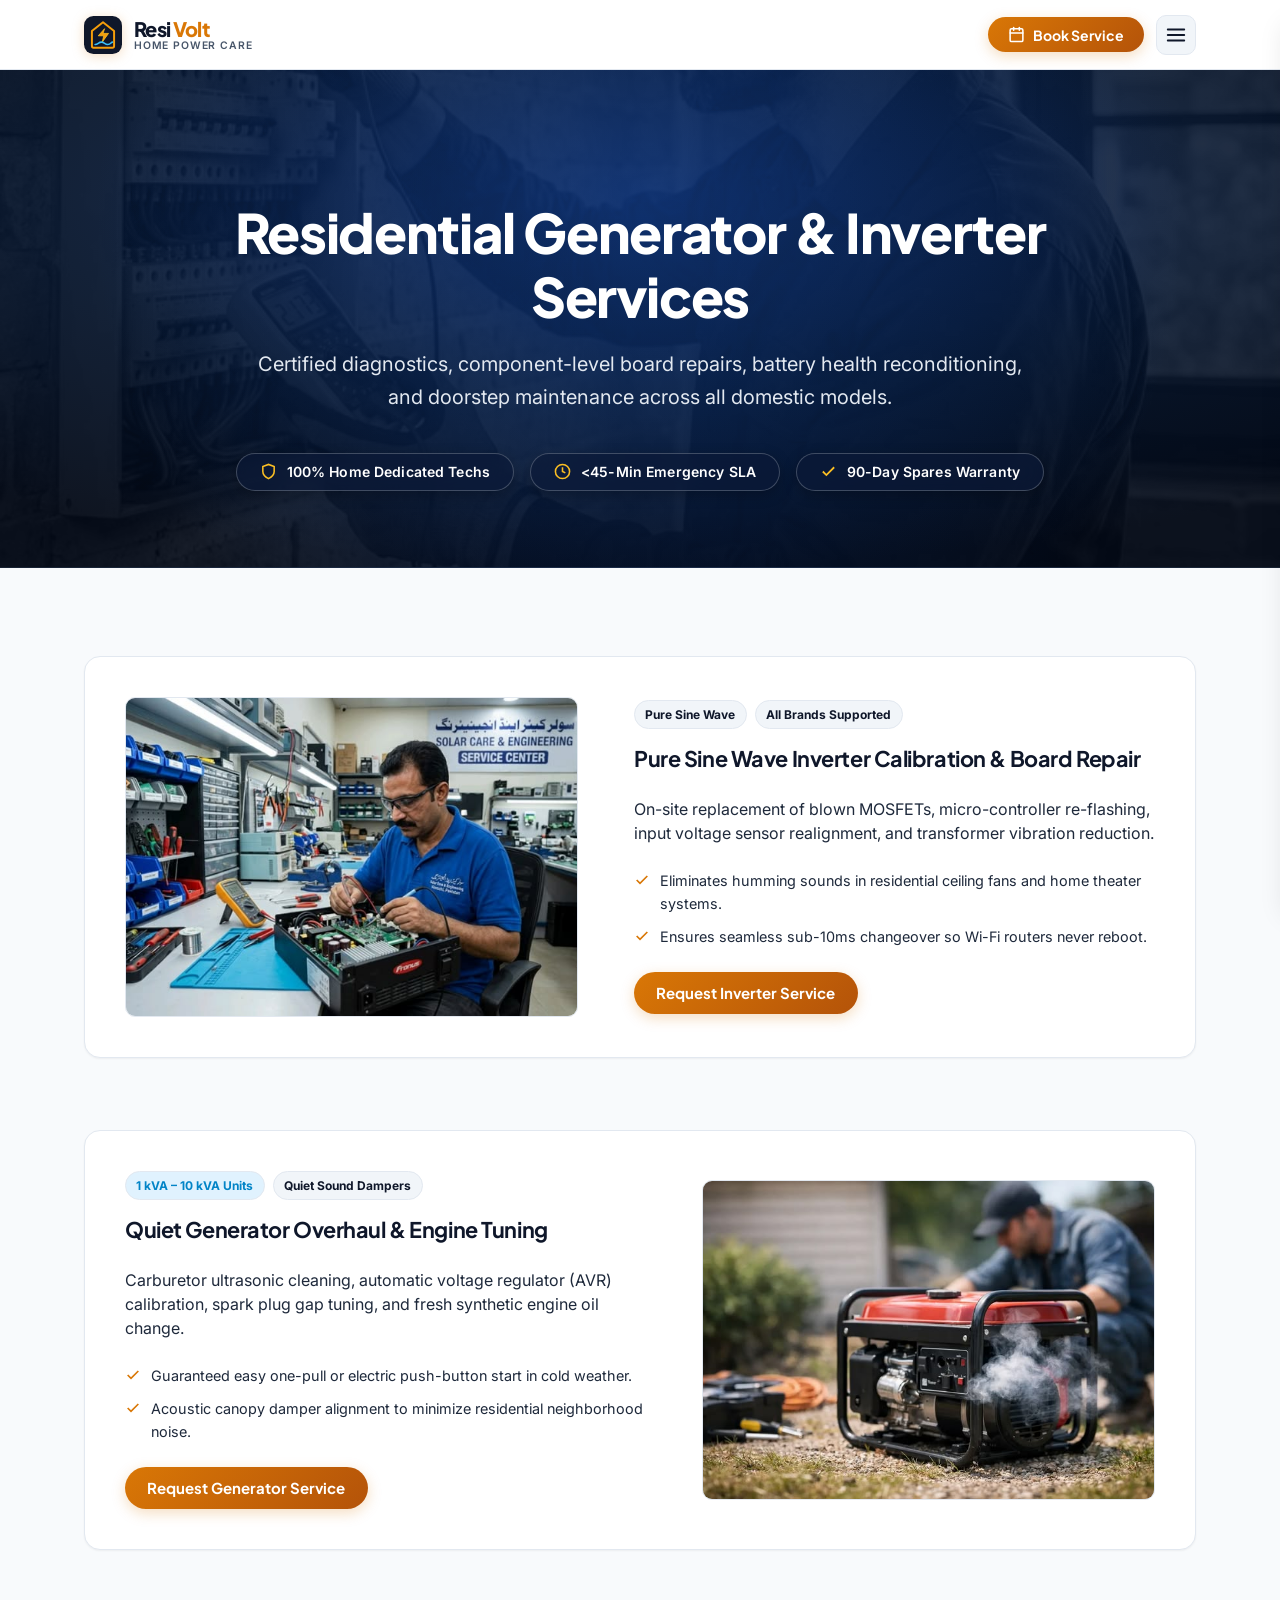
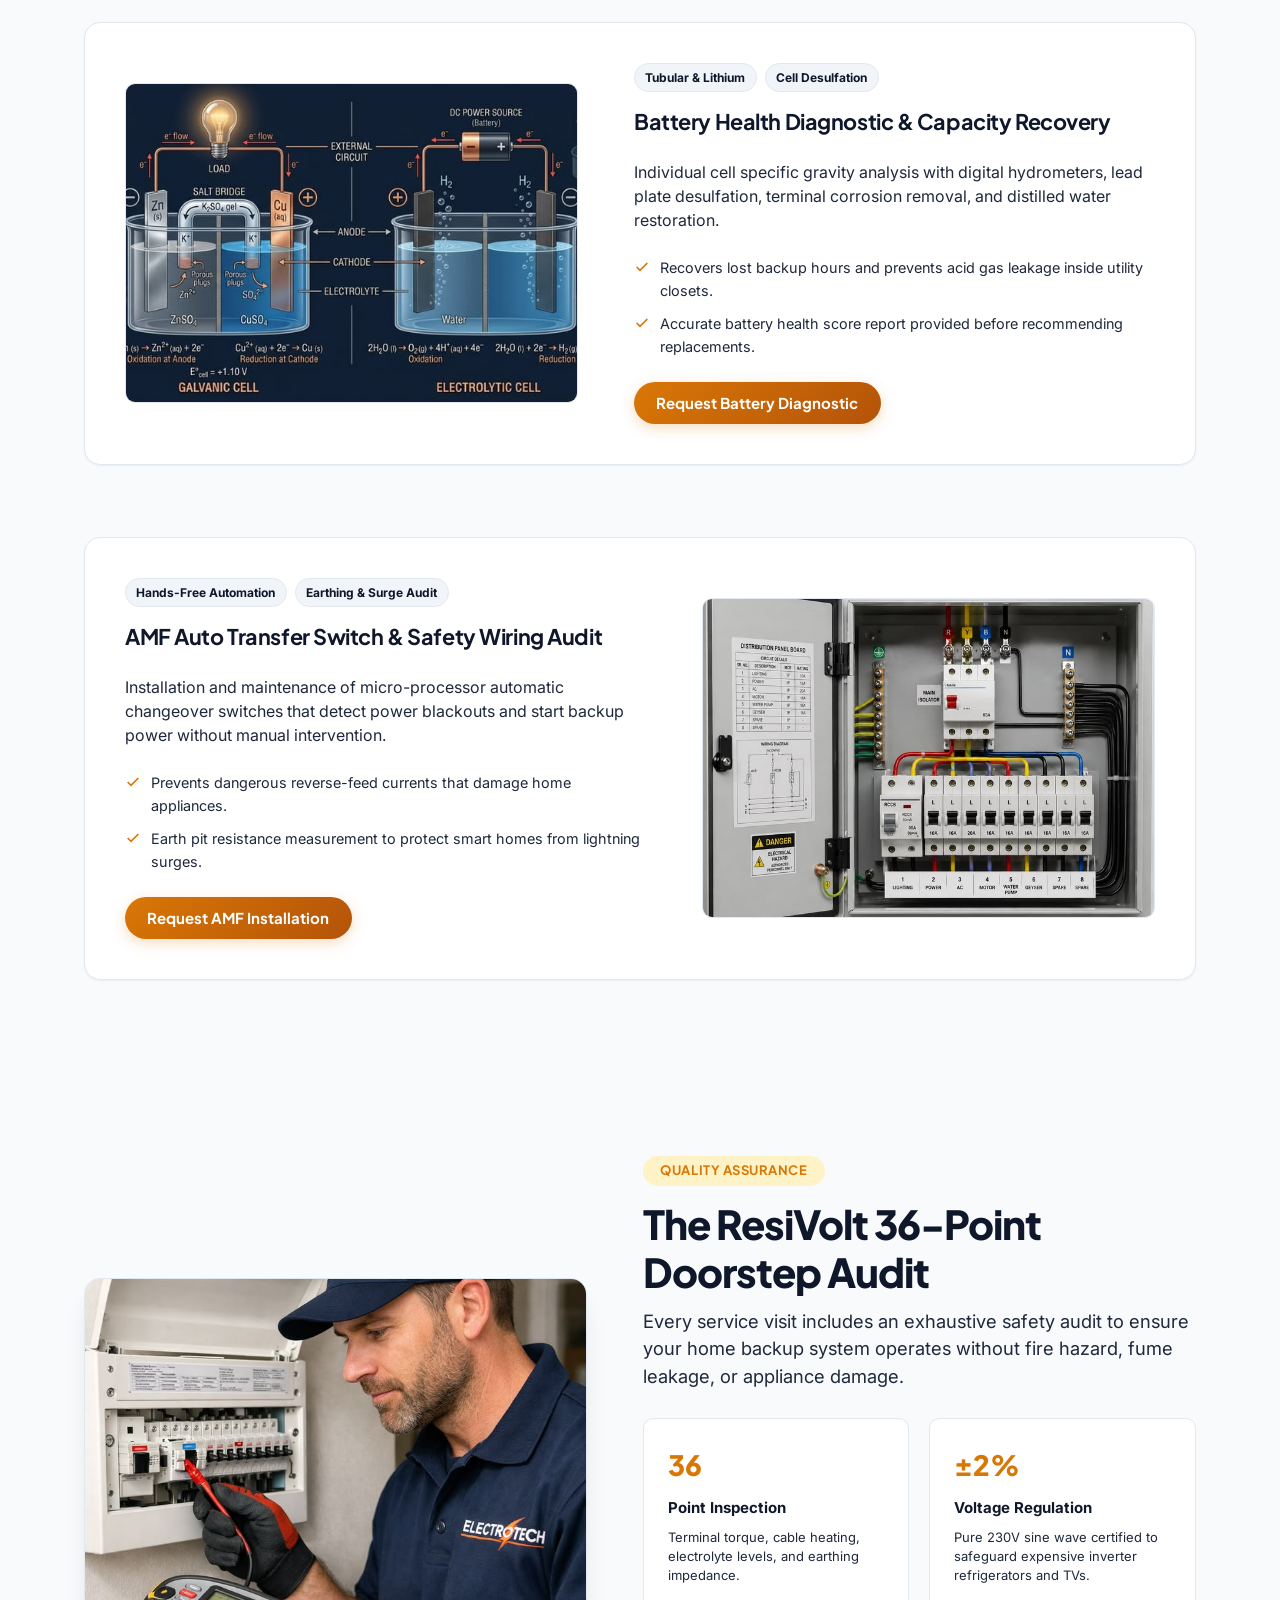
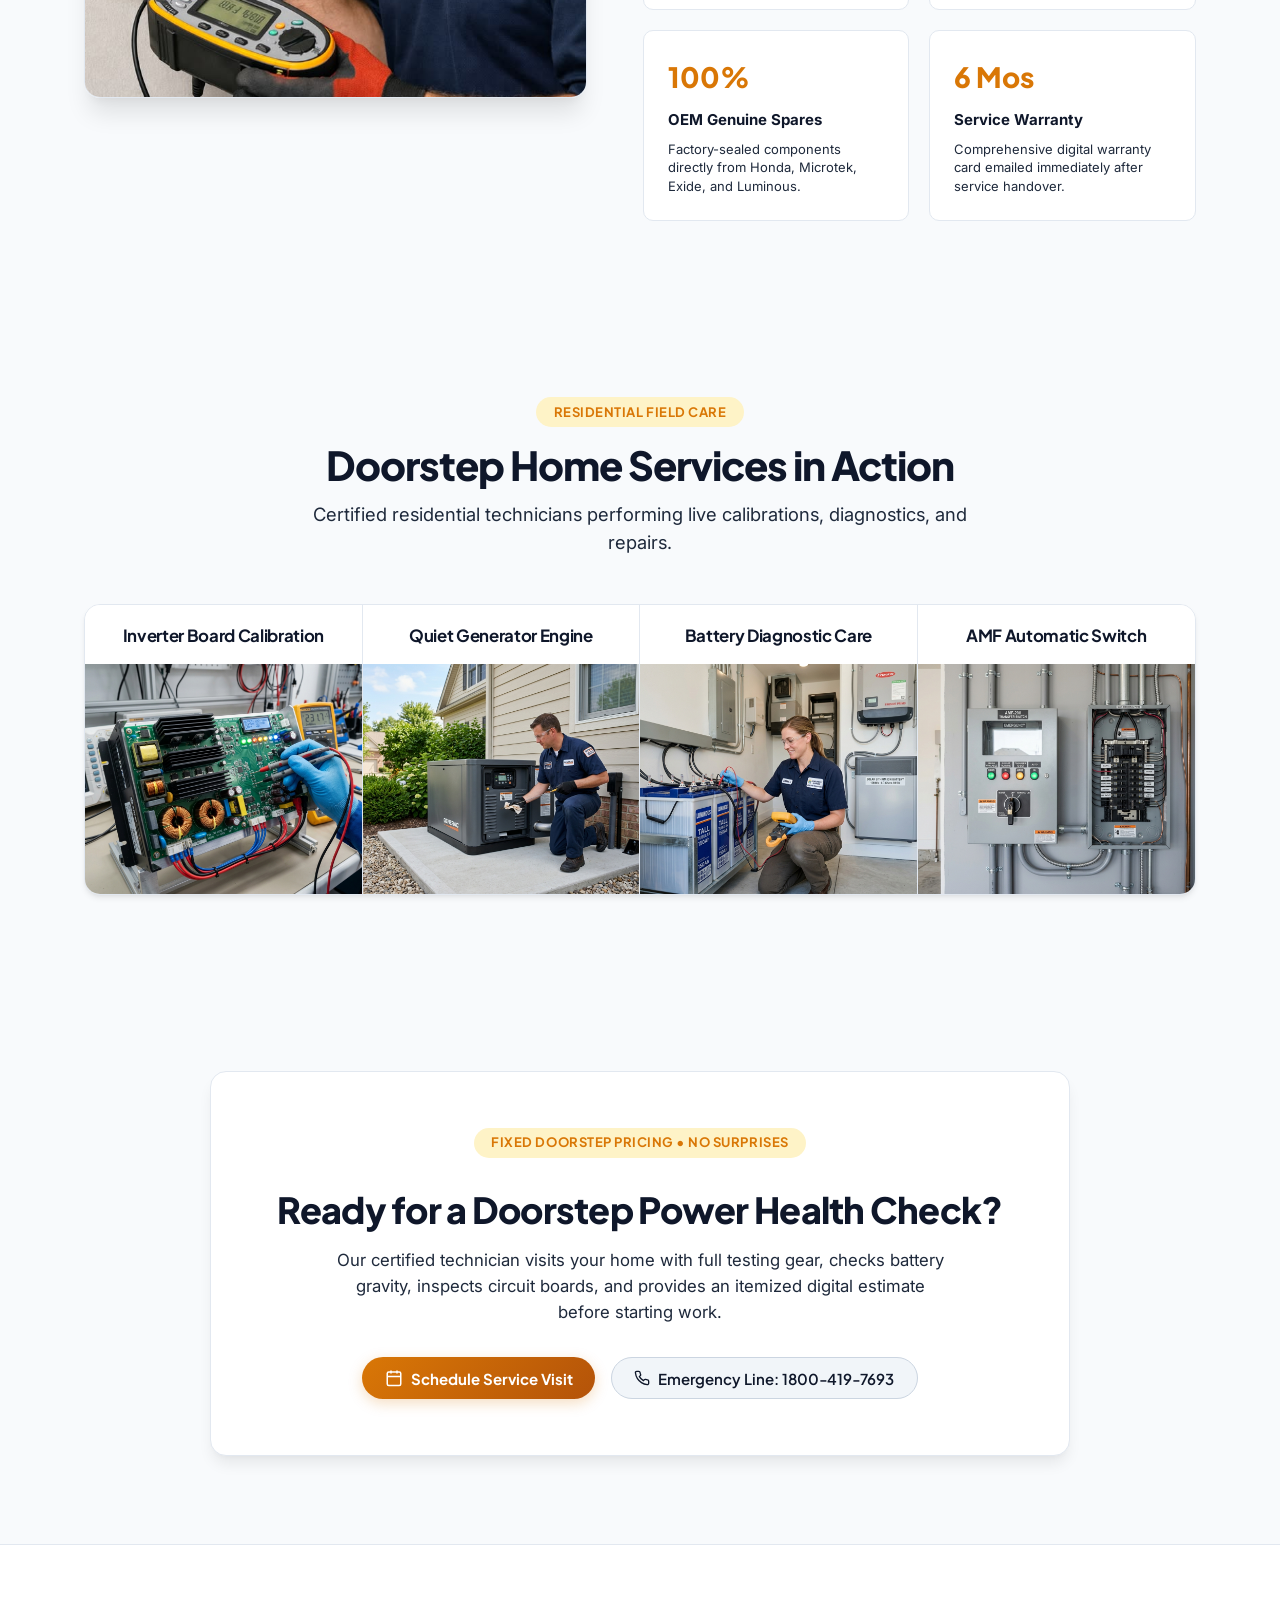
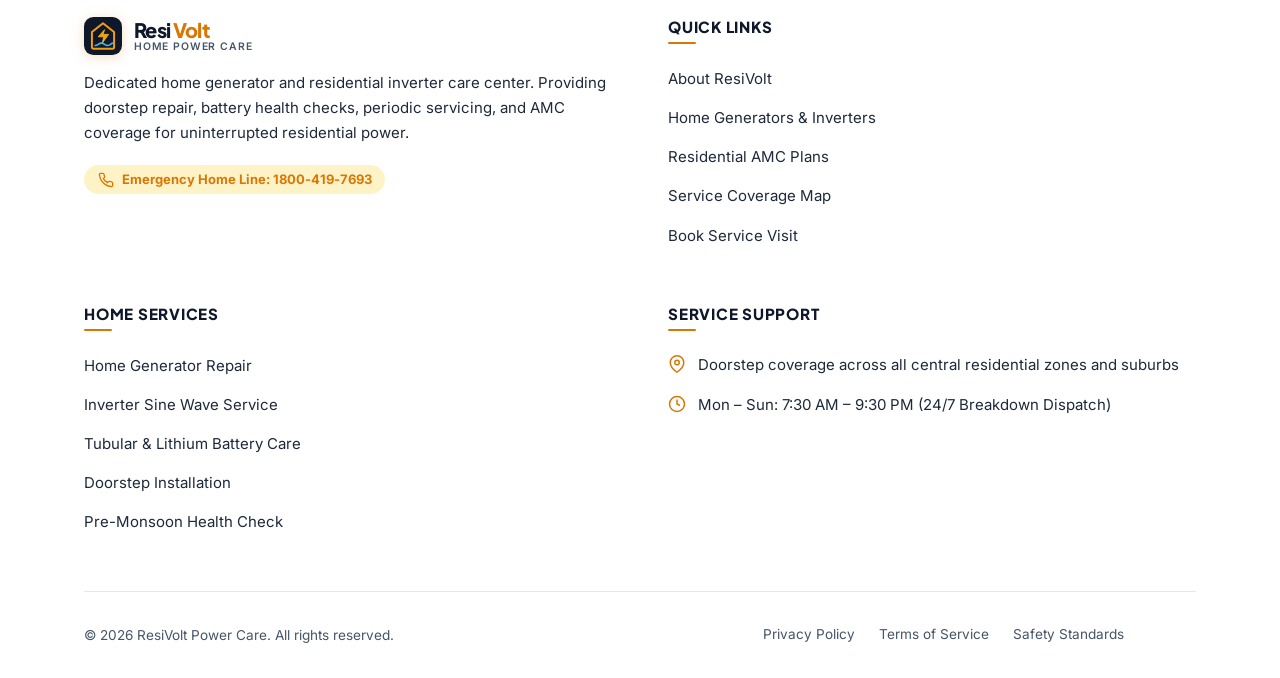
<file: services.html>
<!DOCTYPE html>
<html lang="en" dir="ltr">

<head>
  <meta charset="UTF-8">
  <meta name="viewport" content="width=device-width, initial-scale=1.0">
  <title>Residential Repair Services | ResiVolt Home Inverter &amp; Generator Care</title>
  <meta name="description"
    content="Certified doorstep repairs for home inverters, tubular batteries, quiet standby generators, and automatic AMF changeover switches.">

  <!-- Favicon / Brand Tab Icon -->
  <link rel="icon" type="image/svg+xml" href="assets/images/favicon.svg">

  <!-- Core Design System & Responsive Stylesheets -->
  <link rel="stylesheet" href="assets/css/style.css">
  <link rel="stylesheet" href="assets/css/responsive.css">
</head>

<body>

  <!-- 1. Branded Preloader -->
  <div id="preloader" class="preloader" role="status" aria-label="Loading ResiVolt Services">
    <div class="preloader-brand">
      <div class="preloader-logo-group">
        <svg class="brand-logo-svg preloader-logo-svg" viewBox="0 0 48 48" fill="none" xmlns="http://www.w3.org/2000/svg">
          <rect width="48" height="48" rx="12" fill="#0f172a" />
          <path d="M24 8L10 19V38C10 39.1 10.9 40 12 40H36C37.1 40 38 39.1 38 38V19L24 8Z" stroke="#f59e0b"
            stroke-width="2.5" stroke-linejoin="round" />
          <path d="M26 16L18 25H25L23 33L31 22H24L26 16Z" fill="#f59e0b" stroke="#fbbf24" stroke-width="1" />
          <path d="M14 36C18 36 18 33 22 33C26 33 26 36 30 36C34 36 34 33 36 33" stroke="#38bdf8" stroke-width="2"
            stroke-linecap="round" />
        </svg>
        <div class="brand-text-block preloader-text-block">
          <span class="brand-title preloader-brand-title">Resi<span>Volt</span></span>
          <span class="brand-tagline preloader-brand-tagline">Home Power Care</span>
        </div>
      </div>
      <div class="preloader-bar-bg">
        <div class="preloader-bar-fill"></div>
      </div>
    </div>
  </div>

  <!-- 2. Fixed Header (Compact Height, Single-Line Desktop) -->
  <header class="site-header" id="siteHeader">
    <div class="container header-container">

      <!-- Brand Logo & Identity -->
      <a href="index.html" class="brand-identity" aria-label="ResiVolt Home Generator and Inverter Service">
        <svg class="brand-logo-svg" viewBox="0 0 48 48" fill="none" xmlns="http://www.w3.org/2000/svg">
          <rect width="48" height="48" rx="12" fill="#0f172a" />
          <path d="M24 8L10 19V38C10 39.1 10.9 40 12 40H36C37.1 40 38 39.1 38 38V19L24 8Z" stroke="#f59e0b"
            stroke-width="2.5" stroke-linejoin="round" />
          <path d="M26 16L18 25H25L23 33L31 22H24L26 16Z" fill="#f59e0b" stroke="#fbbf24" stroke-width="1" />
          <path d="M14 36C18 36 18 33 22 33C26 33 26 36 30 36C34 36 34 33 36 33" stroke="#38bdf8" stroke-width="2"
            stroke-linecap="round" />
        </svg>
        <div class="brand-text-block">
          <span class="brand-title">Resi<span>Volt</span></span>
          <span class="brand-tagline">Home Power Care</span>
        </div>
      </a>

      <!-- Desktop Navigation - Exactly 6 Items -->
      <nav class="desktop-nav" aria-label="Primary Navigation">
        <!-- 1. Home (Click-only dropdown) -->
        <div class="nav-dropdown" id="homeDropdown">
          <button type="button" class="dropdown-toggle" aria-expanded="false" aria-haspopup="true">
            <span>Home</span>
            <svg class="dropdown-chevron" viewBox="0 0 24 24" fill="none" stroke="currentColor" stroke-width="2"
              stroke-linecap="round" stroke-linejoin="round">
              <polyline points="6 9 12 15 18 9"></polyline>
            </svg>
          </button>
          <ul class="dropdown-menu">
            <li>
              <a href="index.html" class="dropdown-item">
                <div>
                  <strong>Home 1</strong>
                  <span class="dropdown-item-desc">Residential Power Hub</span>
                </div>
              </a>
            </li>
            <li>
              <a href="home-2.html" class="dropdown-item">
                <div>
                  <strong>Home 2</strong>
                  <span class="dropdown-item-desc">Rapid Support &amp; Care</span>
                </div>
              </a>
            </li>
          </ul>
        </div>

        <!-- 2. Services (Active) -->
        <a href="services.html" class="nav-link active">Services</a>

        <!-- 3. Products -->
        <a href="products.html" class="nav-link">Products</a>

        <!-- 4. AMC Plans -->
        <a href="amc.html" class="nav-link">AMC Plans</a>

        <!-- 5. About (Mandatory) -->
        <a href="about.html" class="nav-link">About</a>

        <!-- 6. Contact -->
        <a href="contact.html" class="nav-link">Contact</a>
      </nav>

      <!-- Header Controls: RTL, Dark Mode, Login CTA -->
      <div class="header-actions">
        <!-- RTL/LTR Toggle -->
        <button type="button" class="icon-btn desktop-only" data-toggle-rtl aria-label="Toggle RTL or LTR layout"
          title="Switch RTL/LTR">
          <span class="rtl-text-indicator">RTL</span>
        </button>

        <!-- Dark Mode Toggle -->
        <button type="button" class="icon-btn desktop-only" data-toggle-theme aria-label="Toggle Dark Mode"
          title="Toggle Theme">
          <svg class="theme-icon-sun" style="display:none;" viewBox="0 0 24 24" fill="none" stroke="currentColor"
            stroke-width="2" stroke-linecap="round" stroke-linejoin="round">
            <circle cx="12" cy="12" r="5"></circle>
            <line x1="12" y1="1" x2="12" y2="3"></line>
            <line x1="12" y1="21" x2="12" y2="23"></line>
            <line x1="4.22" y1="4.22" x2="5.64" y2="5.64"></line>
            <line x1="18.36" y1="18.36" x2="19.78" y2="19.78"></line>
            <line x1="1" y1="12" x2="3" y2="12"></line>
            <line x1="21" y1="12" x2="23" y2="12"></line>
            <line x1="4.22" y1="19.78" x2="5.64" y2="18.36"></line>
            <line x1="18.36" y1="5.64" x2="19.78" y2="4.22"></line>
          </svg>
          <svg class="theme-icon-moon" viewBox="0 0 24 24" fill="none" stroke="currentColor" stroke-width="2"
            stroke-linecap="round" stroke-linejoin="round">
            <path d="M21 12.79A9 9 0 1 1 11.21 3 7 7 0 0 0 21 12.79z"></path>
          </svg>
        </button>

        <a href="contact.html#contactBooking" class="btn-primary nav-cta-btn" aria-label="Book Doorstep Service">
          <svg width="17" height="17" viewBox="0 0 24 24" fill="none" stroke="currentColor" stroke-width="2.2" stroke-linecap="round" stroke-linejoin="round">
            <rect x="3" y="4" width="18" height="18" rx="2" ry="2"></rect>
            <line x1="16" y1="2" x2="16" y2="6"></line>
            <line x1="8" y1="2" x2="8" y2="6"></line>
            <line x1="3" y1="10" x2="21" y2="10"></line>
          </svg>
          <span>Book Service</span>
        </a>

        <!-- Mobile Drawer Toggle -->
        <button type="button" class="mobile-toggle" id="mobileMenuOpen" aria-label="Open Mobile Menu"
          aria-expanded="false">
          <svg viewBox="0 0 24 24" fill="none" stroke="currentColor" stroke-width="2" stroke-linecap="round"
            stroke-linejoin="round">
            <line x1="3" y1="6" x2="21" y2="6"></line>
            <line x1="3" y1="12" x2="21" y2="12"></line>
            <line x1="3" y1="18" x2="21" y2="18"></line>
          </svg>
        </button>
      </div>

    </div>
  </header>

  <!-- 3. Mobile Navigation Drawer & Backdrop -->
  <div class="mobile-backdrop" id="mobileBackdrop"></div>
  <div class="mobile-drawer" id="mobileDrawer" role="dialog" aria-modal="true" aria-label="Mobile Navigation Drawer">
    <div class="mobile-drawer-header">
      <div class="brand-identity">
        <svg class="brand-logo-svg" viewBox="0 0 48 48" fill="none" xmlns="http://www.w3.org/2000/svg">
          <rect width="48" height="48" rx="12" fill="#0f172a" />
          <path d="M24 8L10 19V38C10 39.1 10.9 40 12 40H36C37.1 40 38 39.1 38 38V19L24 8Z" stroke="#f59e0b"
            stroke-width="2.5" stroke-linejoin="round" />
          <path d="M26 16L18 25H25L23 33L31 22H24L26 16Z" fill="#f59e0b" stroke="#fbbf24" stroke-width="1" />
          <path d="M14 36C18 36 18 33 22 33C26 33 26 36 30 36C34 36 34 33 36 33" stroke="#38bdf8" stroke-width="2"
            stroke-linecap="round" />
        </svg>
        <div class="brand-text-block">
          <span class="brand-title">Resi<span>Volt</span></span>
          <span class="brand-tagline">Home Power Care</span>
        </div>
      </div>
      <button type="button" class="icon-btn" id="mobileMenuClose" aria-label="Close Mobile Navigation">
        <svg viewBox="0 0 24 24" fill="none" stroke="currentColor" stroke-width="2" stroke-linecap="round"
          stroke-linejoin="round">
          <line x1="18" y1="6" x2="6" y2="18"></line>
          <line x1="6" y1="6" x2="18" y2="18"></line>
        </svg>
      </button>
    </div>

    <div class="mobile-drawer-body">
      <!-- Mobile Home Accordion -->
      <div class="mobile-accordion">
        <button type="button" class="mobile-nav-link mobile-accordion-toggle">
          <span>Home</span>
          <svg class="dropdown-chevron" viewBox="0 0 24 24" fill="none" stroke="currentColor" stroke-width="2"
            stroke-linecap="round" stroke-linejoin="round">
            <polyline points="6 9 12 15 18 9"></polyline>
          </svg>
        </button>
        <div class="mobile-accordion-content">
          <a href="index.html" class="mobile-sub-link">Home 1 (Power Hub)</a>
          <a href="home-2.html" class="mobile-sub-link">Home 2 (Rapid Support)</a>
        </div>
      </div>

      <a href="services.html" class="mobile-nav-link active">Services</a>
      <a href="products.html" class="mobile-nav-link">Products</a>
      <a href="amc.html" class="mobile-nav-link">AMC Plans</a>
      <a href="about.html" class="mobile-nav-link">About</a>
      <a href="contact.html" class="mobile-nav-link">Contact</a>
    </div>

    <div class="mobile-drawer-footer">
      <div class="mobile-toggles-row">
        <div style="display:flex; align-items:center; gap:0.5rem;">
          <button type="button" class="icon-btn" data-toggle-theme aria-label="Toggle Theme in Mobile Drawer">
            <svg class="theme-icon-sun" style="display:none;" viewBox="0 0 24 24" fill="none" stroke="currentColor"
              stroke-width="2" stroke-linecap="round" stroke-linejoin="round">
              <circle cx="12" cy="12" r="5"></circle>
              <line x1="12" y1="1" x2="12" y2="3"></line>
              <line x1="12" y1="21" x2="12" y2="23"></line>
              <line x1="4.22" y1="4.22" x2="5.64" y2="5.64"></line>
              <line x1="18.36" y1="18.36" x2="19.78" y2="19.78"></line>
              <line x1="1" y1="12" x2="3" y2="12"></line>
              <line x1="21" y1="12" x2="23" y2="12"></line>
              <line x1="4.22" y1="19.78" x2="5.64" y2="18.36"></line>
              <line x1="18.36" y1="5.64" x2="19.78" y2="4.22"></line>
            </svg>
            <svg class="theme-icon-moon" viewBox="0 0 24 24" fill="none" stroke="currentColor" stroke-width="2"
              stroke-linecap="round" stroke-linejoin="round">
              <path d="M21 12.79A9 9 0 1 1 11.21 3 7 7 0 0 0 21 12.79z"></path>
            </svg>
          </button>
          <button type="button" class="icon-btn" data-toggle-rtl aria-label="Toggle RTL in Mobile Drawer">
            <span class="rtl-text-indicator">RTL</span>
          </button>
        </div>
        <span class="mobile-toggle-badge">Preferences</span>
      </div>
      <a href="contact.html#contactBooking" class="btn-primary" style="width:100%; justify-content:center; text-decoration:none;" aria-label="Book Doorstep Service">
        <svg width="18" height="18" viewBox="0 0 24 24" fill="none" stroke="currentColor" stroke-width="2.2" stroke-linecap="round" stroke-linejoin="round">
          <rect x="3" y="4" width="18" height="18" rx="2" ry="2"></rect>
          <line x1="16" y1="2" x2="16" y2="6"></line>
          <line x1="8" y1="2" x2="8" y2="6"></line>
          <line x1="3" y1="10" x2="21" y2="10"></line>
        </svg>
        <span>Book Service Now</span>
      </a>
    </div>
  </div>

  <!-- 4. Global Auth Modal (Login / Register) -->
  <div class="modal-overlay" id="authModal" role="dialog" aria-modal="true" aria-labelledby="modalTitle">
    <div class="auth-modal">
      <div class="modal-header">
        <h3 class="modal-title" id="modalTitle">Customer Portal</h3>
        <button type="button" class="modal-close" aria-label="Close Modal">
          <svg width="20" height="20" viewBox="0 0 24 24" fill="none" stroke="currentColor" stroke-width="2"
            stroke-linecap="round" stroke-linejoin="round">
            <line x1="18" y1="6" x2="6" y2="18"></line>
            <line x1="6" y1="6" x2="18" y2="18"></line>
          </svg>
        </button>
      </div>
      <div class="modal-body">
        <div class="auth-tabs" role="tablist">
          <button type="button" class="auth-tab-btn active" data-tab="login" role="tab" aria-selected="true">Sign
            In</button>
          <button type="button" class="auth-tab-btn" data-tab="register" role="tab" aria-selected="false">New
            Registration</button>
        </div>

        <form id="authPanel-login" class="auth-form-panel active"
          onsubmit="event.preventDefault(); alert('Signed in successfully!');">
          <div class="form-group">
            <label class="form-label" for="sloginEmail">Email or Mobile Number</label>
            <input type="text" id="sloginEmail" class="form-input" placeholder="e.g. user@home.com or 9876543210"
              required>
          </div>
          <div class="form-group">
            <label class="form-label" for="sloginPass">Password</label>
            <input type="password" id="sloginPass" class="form-input" placeholder="••••••••" required>
          </div>
          <button type="submit" class="btn-auth-submit">Sign In to Service Account</button>
        </form>

        <form id="authPanel-register" class="auth-form-panel"
          onsubmit="event.preventDefault(); alert('Account created! You can now book service visits.');">
          <div class="form-group">
            <label class="form-label" for="sregName">Full Name</label>
            <input type="text" id="sregName" class="form-input" placeholder="e.g. Rajesh Kumar" required>
          </div>
          <div class="form-group">
            <label class="form-label" for="sregPhone">Mobile Number (For Technician Updates)</label>
            <input type="tel" id="sregPhone" class="form-input" placeholder="10-digit mobile number" required>
          </div>
          <div class="form-group">
            <label class="form-label" for="sregDevice">Primary Equipment at Home</label>
            <select id="sregDevice" class="form-input">
              <option value="inverter">Home Inverter &amp; Battery System</option>
              <option value="generator">Home Backup Generator (1-10 kVA)</option>
              <option value="both">Both Generator &amp; Inverter</option>
            </select>
          </div>
          <button type="submit" class="btn-auth-submit">Create Residential Account</button>
        </form>
      </div>
    </div>
  </div>

  <!-- MAIN CONTENT: EXACTLY 5 MAIN CONTENT SECTIONS -->
  <main id="mainContent">

    <!-- ==========================================================================
         SECTION 1: HERO OVERVIEW & DIAGNOSTIC SELECTOR
         ========================================================================== -->
    <section class="page-inner-hero" aria-label="Services Overview">
      <img src="assets/images/services/p5.jpg" alt="Certified electrical engineer testing equipment"
        class="page-inner-hero-bg" width="1920" height="600" loading="eager">

      <div class="page-inner-hero-container">


        <h1 class="page-inner-hero-title">
          Residential Generator &amp; Inverter Services
        </h1>

        <p class="page-inner-hero-desc">
          Certified diagnostics, component-level board repairs, battery health reconditioning, and doorstep maintenance
          across all domestic models.
        </p>

        <!-- Trust Badges Row -->
        <div class="hero-trust-pills-row">
          <div class="hero-trust-pill">
            <svg viewBox="0 0 24 24" fill="none" stroke="currentColor" stroke-width="2.2">
              <path d="M12 22s8-4 8-10V5l-8-3-8 3v7c0 6 8 10 8 10z" />
            </svg>
            <span>100% Home Dedicated Techs</span>
          </div>
          <div class="hero-trust-pill">
            <svg viewBox="0 0 24 24" fill="none" stroke="currentColor" stroke-width="2.2">
              <circle cx="12" cy="12" r="10" />
              <polyline points="12 6 12 12 16 14" />
            </svg>
            <span>&lt;45-Min Emergency SLA</span>
          </div>
          <div class="hero-trust-pill">
            <svg viewBox="0 0 24 24" fill="none" stroke="currentColor" stroke-width="2.5">
              <polyline points="20 6 9 17 4 12" />
            </svg>
            <span>90-Day Spares Warranty</span>
          </div>
        </div>
      </div>
    </section>

    <!-- ==========================================================================
         SECTION 2: ALTERNATING RESIDENTIAL SERVICE ROWS (Unique Asymmetric Layout)
         ========================================================================== -->
    <section class="site-section" aria-label="Detailed Service Catalog">
      <div class="container">
        <div class="service-rows-container">

          <!-- Row 1: Inverter Board Repair -->
          <article class="service-media-row" id="inverter-service">
            <div class="service-media-img-wrap">
              <img src="assets/images/services/p6.jpg" alt="Inverter printed circuit board repair and testing"
                width="500" height="320">
            </div>
            <div class="service-media-content">
              <div class="service-chips-row">
                <span class="service-chip">Pure Sine Wave</span>
                <span class="service-chip">All Brands Supported</span>
              </div>
              <h2 class="service-card-title" style="font-size:1.75rem;">Pure Sine Wave Inverter Calibration &amp; Board
                Repair</h2>
              <p class="service-card-desc" style="font-size:1rem;">
                On-site replacement of blown MOSFETs, micro-controller re-flashing, input voltage sensor realignment,
                and transformer vibration reduction.
              </p>
              <ul class="service-bullet-list">
                <li>
                  <svg viewBox="0 0 24 24" fill="none" stroke="currentColor" stroke-width="2.5">
                    <polyline points="20 6 9 17 4 12"></polyline>
                  </svg>
                  <span>Eliminates humming sounds in residential ceiling fans and home theater systems.</span>
                </li>
                <li>
                  <svg viewBox="0 0 24 24" fill="none" stroke="currentColor" stroke-width="2.5">
                    <polyline points="20 6 9 17 4 12"></polyline>
                  </svg>
                  <span>Ensures seamless sub-10ms changeover so Wi-Fi routers never reboot.</span>
                </li>
              </ul>
              <div>
                <a href="contact.html#contactBooking" class="btn-primary">Request Inverter Service</a>
              </div>
            </div>
          </article>

          <!-- Row 2: Home Generator Tuning (Reverse) -->
          <article class="service-media-row reverse" id="generator-repair">
            <div class="service-media-img-wrap">
              <img src="assets/images/services/p7.jpg" alt="Residential quiet standby generator engine tuning"
                width="500" height="320">
            </div>
            <div class="service-media-content">
              <div class="service-chips-row">
                <span class="service-chip" style="background:var(--volt-cyan-light); color:var(--volt-cyan);">1 kVA – 10
                  kVA Units</span>
                <span class="service-chip">Quiet Sound Dampers</span>
              </div>
              <h2 class="service-card-title" style="font-size:1.75rem;">Quiet Generator Overhaul &amp; Engine Tuning
              </h2>
              <p class="service-card-desc" style="font-size:1rem;">
                Carburetor ultrasonic cleaning, automatic voltage regulator (AVR) calibration, spark plug gap tuning,
                and fresh synthetic engine oil change.
              </p>
              <ul class="service-bullet-list">
                <li>
                  <svg viewBox="0 0 24 24" fill="none" stroke="currentColor" stroke-width="2.5">
                    <polyline points="20 6 9 17 4 12"></polyline>
                  </svg>
                  <span>Guaranteed easy one-pull or electric push-button start in cold weather.</span>
                </li>
                <li>
                  <svg viewBox="0 0 24 24" fill="none" stroke="currentColor" stroke-width="2.5">
                    <polyline points="20 6 9 17 4 12"></polyline>
                  </svg>
                  <span>Acoustic canopy damper alignment to minimize residential neighborhood noise.</span>
                </li>
              </ul>
              <div>
                <a href="contact.html#contactBooking" class="btn-primary">Request Generator Service</a>
              </div>
            </div>
          </article>

          <!-- Row 3: Battery Care -->
          <article class="service-media-row" id="battery-health">
            <div class="service-media-img-wrap">
              <img src="assets/images/services/p8.jpg"
                alt="Electrolyte specific gravity measurement and cell restoration" width="500" height="320">
            </div>
            <div class="service-media-content">
              <div class="service-chips-row">
                <span class="service-chip">Tubular &amp; Lithium</span>
                <span class="service-chip">Cell Desulfation</span>
              </div>
              <h2 class="service-card-title" style="font-size:1.75rem;">Battery Health Diagnostic &amp; Capacity
                Recovery</h2>
              <p class="service-card-desc" style="font-size:1rem;">
                Individual cell specific gravity analysis with digital hydrometers, lead plate desulfation, terminal
                corrosion removal, and distilled water restoration.
              </p>
              <ul class="service-bullet-list">
                <li>
                  <svg viewBox="0 0 24 24" fill="none" stroke="currentColor" stroke-width="2.5">
                    <polyline points="20 6 9 17 4 12"></polyline>
                  </svg>
                  <span>Recovers lost backup hours and prevents acid gas leakage inside utility closets.</span>
                </li>
                <li>
                  <svg viewBox="0 0 24 24" fill="none" stroke="currentColor" stroke-width="2.5">
                    <polyline points="20 6 9 17 4 12"></polyline>
                  </svg>
                  <span>Accurate battery health score report provided before recommending replacements.</span>
                </li>
              </ul>
              <div>
                <a href="contact.html#contactBooking" class="btn-primary">Request Battery Diagnostic</a>
              </div>
            </div>
          </article>

          <!-- Row 4: AMF Changeover (Reverse) -->
          <article class="service-media-row reverse" id="amf-installation">
            <div class="service-media-img-wrap">
              <img src="assets/images/services/p9.jpg" alt="Automatic transfer switch panel wiring and safety audit"
                width="500" height="320">
            </div>
            <div class="service-media-content">
              <div class="service-chips-row">
                <span class="service-chip">Hands-Free Automation</span>
                <span class="service-chip">Earthing &amp; Surge Audit</span>
              </div>
              <h2 class="service-card-title" style="font-size:1.75rem;">AMF Auto Transfer Switch &amp; Safety Wiring
                Audit</h2>
              <p class="service-card-desc" style="font-size:1rem;">
                Installation and maintenance of micro-processor automatic changeover switches that detect power
                blackouts and start backup power without manual intervention.
              </p>
              <ul class="service-bullet-list">
                <li>
                  <svg viewBox="0 0 24 24" fill="none" stroke="currentColor" stroke-width="2.5">
                    <polyline points="20 6 9 17 4 12"></polyline>
                  </svg>
                  <span>Prevents dangerous reverse-feed currents that damage home appliances.</span>
                </li>
                <li>
                  <svg viewBox="0 0 24 24" fill="none" stroke="currentColor" stroke-width="2.5">
                    <polyline points="20 6 9 17 4 12"></polyline>
                  </svg>
                  <span>Earth pit resistance measurement to protect smart homes from lightning surges.</span>
                </li>
              </ul>
              <div>
                <a href="contact.html#contactBooking" class="btn-primary">Request AMF Installation</a>
              </div>
            </div>
          </article>

        </div>
      </div>
    </section>

    <!-- ==========================================================================
         SECTION 3: DIAGNOSTIC PROTOCOL & SAFETY STANDARDS (Visual Tool Bench)
         ========================================================================== -->
    <section class="site-section" aria-label="Safety Protocols">
      <div class="container toolbench-wrap">
        <div class="toolbench-img-frame">
          <img src="assets/images/sections/p10.jpg"
            alt="Certified technician diagnostic workbench and calibrated meters" width="600" height="420">
        </div>

        <div>
          <span class="section-tag">Quality Assurance</span>
          <h2 class="section-title">The ResiVolt 36-Point Doorstep Audit</h2>
          <p class="section-subtitle">
            Every service visit includes an exhaustive safety audit to ensure your home backup system operates without
            fire hazard, fume leakage, or appliance damage.
          </p>

          <div class="toolbench-metrics-grid" style="margin-top:1.75rem;">
            <div class="toolbench-metric-card">
              <span class="toolbench-metric-num">36</span>
              <span class="toolbench-metric-title">Point Inspection</span>
              <p class="toolbench-metric-desc">Terminal torque, cable heating, electrolyte levels, and earthing
                impedance.</p>
            </div>

            <div class="toolbench-metric-card">
              <span class="toolbench-metric-num">&plusmn;2%</span>
              <span class="toolbench-metric-title">Voltage Regulation</span>
              <p class="toolbench-metric-desc">Pure 230V sine wave certified to safeguard expensive inverter
                refrigerators and TVs.</p>
            </div>

            <div class="toolbench-metric-card">
              <span class="toolbench-metric-num">100%</span>
              <span class="toolbench-metric-title">OEM Genuine Spares</span>
              <p class="toolbench-metric-desc">Factory-sealed components directly from Honda, Microtek, Exide, and
                Luminous.</p>
            </div>

            <div class="toolbench-metric-card">
              <span class="toolbench-metric-num">6 Mos</span>
              <span class="toolbench-metric-title">Service Warranty</span>
              <p class="toolbench-metric-desc">Comprehensive digital warranty card emailed immediately after service
                handover.</p>
            </div>
          </div>
        </div>
      </div>
    </section>

    <!-- ==========================================================================
         SECTION 4: DOORSTEP RESIDENTIAL SERVICES IN ACTION (4 Visual Action Cards)
         ========================================================================== -->
    <section class="site-section bg-elevated" id="service-gallery" aria-label="Doorstep Service Actions">
      <div class="container">
        <div class="section-header text-center">
          <span class="section-tag">Residential Field Care</span>
          <h2 class="section-title">Doorstep Home Services in Action</h2>
          <p class="section-subtitle">
            Certified residential technicians performing live calibrations, diagnostics, and repairs.
          </p>
        </div>

        <div class="service-actions-grid-4">
          <!-- Card 1: Inverter Calibration -->
          <article class="service-action-card">
            <h3 class="service-action-title">Inverter Board Calibration</h3>
            <div class="service-action-img-wrap">
              <img src="assets/images/services/inverter-service.jpg"
                alt="Certified technician calibrating home pure sine wave inverter board" width="400" height="240"
                loading="lazy">
            </div>
          </article>

          <!-- Card 2: Generator Overhaul -->
          <article class="service-action-card">
            <h3 class="service-action-title">Quiet Generator Engine </h3>
            <div class="service-action-img-wrap">
              <img src="assets/images/services/generator-repair.jpg"
                alt="Certified technician tuning residential soundproof generator engine" width="400" height="240"
                loading="lazy">
            </div>
          </article>

          <!-- Card 3: Battery Diagnostic -->
          <article class="service-action-card">
            <h3 class="service-action-title">Battery Diagnostic Care</h3>
            <div class="service-action-img-wrap">
              <img src="assets/images/services/battery-health.jpg"
                alt="Certified technician measuring tubular battery specific gravity and health" width="400"
                height="240" loading="lazy">
            </div>
          </article>

          <!-- Card 4: AMF Panel Setup -->
          <article class="service-action-card">
            <h3 class="service-action-title">AMF Automatic Switch </h3>
            <div class="service-action-img-wrap">
              <img src="assets/images/services/amf-installation.jpg"
                alt="Certified technician installing automatic mains transfer switch panel" width="400" height="240"
                loading="lazy">
            </div>
          </article>
        </div>
      </div>
    </section>

    <!-- ==========================================================================
         SECTION 5: GUARANTEED DOORSTEP BOOKING CTA (Last Content Section)
         ========================================================================== -->
    <section class="site-section" aria-label="Book Doorstep Service">
      <div class="container">
        <div class="services-cta-box">
          <span class="section-tag">
            Fixed Doorstep Pricing &bull; No Surprises
          </span>
          <h2 class="services-cta-title">
            Ready for a Doorstep Power Health Check?
          </h2>
          <p class="services-cta-desc">
            Our certified technician visits your home with full testing gear, checks battery gravity, inspects circuit
            boards, and provides an itemized digital estimate before starting work.
          </p>
          <div class="services-cta-actions">
            <a href="contact.html#contactBooking" class="btn-primary">
              <svg width="18" height="18" viewBox="0 0 24 24" fill="none" stroke="currentColor" stroke-width="2">
                <rect x="3" y="4" width="18" height="18" rx="2"></rect>
                <line x1="16" y1="2" x2="16" y2="6"></line>
                <line x1="8" y1="2" x2="8" y2="6"></line>
                <line x1="3" y1="10" x2="21" y2="10"></line>
              </svg>
              <span>Schedule Service Visit</span>
            </a>
            <a href="tel:18004197693" class="btn-secondary">
              <svg width="16" height="16" viewBox="0 0 24 24" fill="none" stroke="currentColor" stroke-width="2">
                <path
                  d="M22 16.92v3a2 2 0 0 1-2.18 2 19.79 19.79 0 0 1-8.63-3.07 19.5 19.5 0 0 1-6-6 19.79 19.79 0 0 1-3.07-8.67A2 2 0 0 1 4.11 2h3a2 2 0 0 1 2 1.72 12.84 12.84 0 0 0 .7 2.81 2 2 0 0 1-.45 2.11L8.09 9.91a16 16 0 0 0 6 6l1.27-1.27a2 2 0 0 1 2.11-.45 12.84 12.84 0 0 0 2.81.7A2 2 0 0 1 22 16.92z">
                </path>
              </svg>
              <span>Emergency Line: 1800&#8209;419&#8209;7693</span>
            </a>
          </div>
        </div>
      </div>
    </section>

  </main>

  <!-- Scroll-To-Top Button -->
  <button type="button" class="scroll-top-btn" id="scrollTopBtn" aria-label="Scroll to top of page">
    <svg viewBox="0 0 24 24" fill="none" stroke="currentColor" stroke-width="2.5" stroke-linecap="round"
      stroke-linejoin="round">
      <polyline points="18 15 12 9 6 15"></polyline>
    </svg>
  </button>

  <!-- Shared Footer -->
  <footer class="site-footer">
    <div class="container">
      <div class="footer-grid">
        <div class="footer-brand-col">
          <a href="index.html" class="brand-identity">
            <svg class="brand-logo-svg" viewBox="0 0 48 48" fill="none">
              <rect width="48" height="48" rx="12" fill="#0f172a" />
              <path d="M24 8L10 19V38C10 39.1 10.9 40 12 40H36C37.1 40 38 39.1 38 38V19L24 8Z" stroke="#f59e0b"
                stroke-width="2.5" stroke-linejoin="round" />
              <path d="M26 16L18 25H25L23 33L31 22H24L26 16Z" fill="#f59e0b" stroke="#fbbf24" stroke-width="1" />
              <path d="M14 36C18 36 18 33 22 33C26 33 26 36 30 36C34 36 34 33 36 33" stroke="#38bdf8" stroke-width="2"
                stroke-linecap="round" />
            </svg>
            <div class="brand-text-block">
              <span class="brand-title">Resi<span>Volt</span></span>
              <span class="brand-tagline">Home Power Care</span>
            </div>
          </a>
          <p>
            Dedicated home generator and residential inverter care center. Providing doorstep repair, battery health
            checks, periodic servicing, and AMC coverage for uninterrupted residential power.
          </p>
          <div class="footer-emergency-badge">
            <svg width="16" height="16" viewBox="0 0 24 24" fill="none" stroke="currentColor" stroke-width="2">
              <path
                d="M22 16.92v3a2 2 0 0 1-2.18 2 19.79 19.79 0 0 1-8.63-3.07 19.5 19.5 0 0 1-6-6 19.79 19.79 0 0 1-3.07-8.67A2 2 0 0 1 4.11 2h3a2 2 0 0 1 2 1.72 12.84 12.84 0 0 0 .7 2.81 2 2 0 0 1-.45 2.11L8.09 9.91a16 16 0 0 0 6 6l1.27-1.27a2 2 0 0 1 2.11-.45 12.84 12.84 0 0 0 2.81.7A2 2 0 0 1 22 16.92z">
              </path>
            </svg>
            <span>Emergency Home Line: 1800&#8209;419&#8209;7693</span>
          </div>
        </div>

        <div>
          <h4 class="footer-heading">Home Services</h4>
          <ul class="footer-links">
            <li><a href="services.html#generator-repair">Home Generator Repair</a></li>
            <li><a href="services.html#inverter-service">Inverter Sine Wave Service</a></li>
            <li><a href="services.html#battery-health">Tubular &amp; Lithium Battery Care</a></li>
            <li><a href="services.html#installation">Doorstep Installation</a></li>
            <li><a href="services.html#amc-maintenance">Pre-Monsoon Health Check</a></li>
          </ul>
        </div>

        <div>
          <h4 class="footer-heading">Quick Links</h4>
          <ul class="footer-links">
            <li><a href="about.html">About ResiVolt</a></li>
            <li><a href="products.html">Home Generators &amp; Inverters</a></li>
            <li><a href="amc.html">Residential AMC Plans</a></li>
            <li><a href="contact.html">Service Coverage Map</a></li>
            <li><a href="contact.html#book">Book Service Visit</a></li>
          </ul>
        </div>

        <div>
          <h4 class="footer-heading">Service Support</h4>
          <div class="footer-contact-item">
            <svg viewBox="0 0 24 24" fill="none" stroke="currentColor" stroke-width="2">
              <path d="M21 10c0 7-9 13-9 13s-9-6-9-13a9 9 0 0 1 18 0z"></path>
              <circle cx="12" cy="10" r="3"></circle>
            </svg>
            <span>Doorstep coverage across all central residential zones and suburbs</span>
          </div>
          <div class="footer-contact-item">
            <svg viewBox="0 0 24 24" fill="none" stroke="currentColor" stroke-width="2">
              <circle cx="12" cy="12" r="10"></circle>
              <polyline points="12 6 12 12 16 14"></polyline>
            </svg>
            <span>Mon – Sun: 7:30 AM – 9:30 PM (24/7 Breakdown Dispatch)</span>
          </div>
        </div>
      </div>

      <div class="footer-bottom">
        <div class="footer-copy">
          &copy; 2026 ResiVolt Power Care. All rights reserved.
        </div>
        <div class="footer-legal-links">
          <a href="#">Privacy Policy</a>
          <a href="#">Terms of Service</a>
          <a href="#">Safety Standards</a>
        </div>
      </div>
    </div>
  </footer>

  <!-- Core JavaScript -->
  <script src="assets/js/main.js"></script>
</body>

</html>
</file>
<file: assets/css/style.css>
/* ==========================================================================
   ResiVolt - Home Generator & Inverter Service Center
   Global Design System & Core Styles
   ========================================================================== */

@import url('https://fonts.googleapis.com/css2?family=Inter:wght@300;400;500;600;700&family=Plus+Jakarta+Sans:wght@400;500;600;700;800&display=swap');

:root {
  /* Color Palette - Light Mode */
  --bg-primary: #f8fafc;
  --bg-surface: #ffffff;
  --bg-elevated: #f1f5f9;
  --bg-subtle: #e2e8f0;
  
  --text-primary: #0f172a;
  --text-secondary: #1e293b; /* Crisp dark slate for maximum readability */
  --text-muted: #475569;
  --text-inverse: #ffffff;
  
  --border-light: #e2e8f0;
  --border-strong: #cbd5e1;
  
  /* Brand Accents */
  --accent-primary: #d97706; /* Power Amber */
  --accent-hover: #b45309;
  --accent-light: #fef3c7;
  --accent-glow: rgba(217, 119, 6, 0.25);
  
  --volt-cyan: #0284c7; /* Sine Wave Blue */
  --volt-cyan-hover: #0369a1;
  --volt-cyan-light: #e0f2fe;
  
  --success: #16a34a;
  --danger: #dc2626;

  /* Header specs */
  --header-height: 70px;
  --header-bg: rgba(255, 255, 255, 0.94);
  --header-border: #e2e8f0;

  /* Typography */
  --font-heading: 'Plus Jakarta Sans', system-ui, -apple-system, sans-serif;
  --font-body: 'Inter', system-ui, -apple-system, sans-serif;

  /* Shadows */
  --shadow-sm: 0 1px 2px 0 rgba(0, 0, 0, 0.05);
  --shadow-md: 0 4px 6px -1px rgba(0, 0, 0, 0.08), 0 2px 4px -2px rgba(0, 0, 0, 0.06);
  --shadow-lg: 0 10px 15px -3px rgba(0, 0, 0, 0.08), 0 4px 6px -4px rgba(0, 0, 0, 0.04);
  --shadow-xl: 0 20px 25px -5px rgba(0, 0, 0, 0.1), 0 8px 10px -6px rgba(0, 0, 0, 0.05);

  --radius-sm: 6px;
  --radius-md: 10px;
  --radius-lg: 16px;
  --radius-full: 9999px;

  --transition-fast: 150ms ease;
  --transition-normal: 250ms ease;
  --transition-smooth: 400ms cubic-bezier(0.16, 1, 0.3, 1);

  /* Unified Layout Container Width */
  --container-width: 1160px;
}

/* ==========================================================================
   Dark Mode - Strictly #000000 Background & Pure Bright High-Contrast Text
   ========================================================================== */
html.dark {
  --bg-primary: #000000;
  --bg-surface: #0a0a0a;
  --bg-elevated: #141414;
  --bg-subtle: #1f1f1f;
  
  --text-primary: #ffffff;      /* Pure crisp white */
  --text-secondary: #f1f5f9;    /* Bright high-contrast light slate */
  --text-muted: #cbd5e1;        /* Noticeably clear and bright */
  --text-inverse: #000000;
  
  --border-light: #262626;
  --border-strong: #383838;
  
  --accent-primary: #f59e0b;
  --accent-hover: #fbbf24;
  --accent-light: rgba(245, 158, 11, 0.15);
  --accent-glow: rgba(245, 158, 11, 0.35);

  --volt-cyan: #38bdf8;
  --volt-cyan-hover: #7dd3fc;
  --volt-cyan-light: rgba(56, 189, 248, 0.15);

  --header-bg: rgba(0, 0, 0, 0.92);
  --header-border: #262626;

  --shadow-sm: 0 1px 2px 0 rgba(0, 0, 0, 0.6);
  --shadow-md: 0 4px 6px -1px rgba(0, 0, 0, 0.7);
  --shadow-lg: 0 10px 15px -3px rgba(0, 0, 0, 0.85);
  --shadow-xl: 0 20px 25px -5px rgba(0, 0, 0, 0.95);
}

/* Reset & Base */
*, *::before, *::after {
  box-sizing: border-box;
  margin: 0;
  padding: 0;
}

html {
  font-family: var(--font-body);
  font-size: 16px;
  line-height: 1.6;
  scroll-behavior: smooth;
  scroll-padding-top: calc(var(--header-height) + 1.5rem);
  -webkit-text-size-adjust: 100%;
}

body {
  background-color: var(--bg-primary);
  color: var(--text-primary);
  min-height: 100vh;
  display: flex;
  flex-direction: column;
  overflow-x: hidden;
  transition: background-color var(--transition-normal), color var(--transition-normal);
}

main {
  flex: 1 0 auto;
  padding-top: var(--header-height);
}

/* Typography Elements */
h1, h2, h3, h4, h5, h6 {
  font-family: var(--font-heading);
  font-weight: 700;
  line-height: 1.25;
  color: var(--text-primary);
  letter-spacing: -0.02em;
}

p {
  color: var(--text-secondary);
}

a {
  color: inherit;
  text-decoration: none;
  transition: color var(--transition-fast);
}

img {
  max-width: 100%;
  height: auto;
  display: block;
}

button, input, select, textarea {
  font-family: inherit;
  font-size: inherit;
}

/* Focus styles for accessibility */
:focus-visible {
  outline: 2px solid var(--accent-primary);
  outline-offset: 2px;
}

/* ==========================================================================
   Shared Container & Utilities
   ========================================================================== */
.container {
  width: 100%;
  max-width: var(--container-width);
  margin-left: auto;
  margin-right: auto;
  padding-left: 1.5rem;
  padding-right: 1.5rem;
}

.text-gradient {
  background: linear-gradient(135deg, var(--accent-primary) 0%, var(--volt-cyan) 100%);
  -webkit-background-clip: text;
  -webkit-text-fill-color: transparent;
}

.w-full,
.btn-block {
  width: 100% !important;
  justify-content: center !important;
}

/* ==========================================================================
   Preloader
   ========================================================================== */
.preloader {
  position: fixed;
  inset: 0;
  background-color: var(--bg-primary);
  z-index: 9999;
  display: flex;
  flex-direction: column;
  align-items: center;
  justify-content: center;
  transition: opacity 0.5s ease, visibility 0.5s ease;
}

.preloader.fade-out {
  opacity: 0;
  visibility: hidden;
  pointer-events: none;
}

.preloader-brand {
  display: flex;
  flex-direction: column;
  align-items: center;
  gap: 1.25rem;
}

.preloader-logo-group {
  display: flex;
  align-items: center;
  gap: 0.95rem;
  animation: pulse-glow 2s infinite ease-in-out;
}

.preloader-logo-svg {
  width: 52px;
  height: 52px;
  flex-shrink: 0;
  filter: drop-shadow(0 4px 14px rgba(245, 158, 11, 0.4));
  border-radius: 13px;
}

.preloader-text-block {
  display: flex;
  flex-direction: column;
  line-height: 1.1;
  text-align: left;
}

.preloader-brand-title {
  font-family: var(--font-heading);
  font-size: 1.85rem;
  font-weight: 800;
  letter-spacing: -0.03em;
  color: var(--text-primary);
  display: flex;
  align-items: center;
  gap: 2px;
}

.preloader-brand-title span {
  color: var(--accent-primary);
}

.preloader-brand-tagline {
  font-size: 0.72rem;
  font-weight: 700;
  text-transform: uppercase;
  letter-spacing: 0.1em;
  color: var(--text-muted);
  margin-top: 3px;
}

.preloader-bar-bg {
  width: 220px;
  height: 4px;
  background: var(--border-light);
  border-radius: var(--radius-full);
  overflow: hidden;
  margin-top: 0.25rem;
  box-shadow: inset 0 1px 2px rgba(0, 0, 0, 0.1);
}

.preloader-bar-fill {
  width: 100%;
  height: 100%;
  background: linear-gradient(90deg, var(--accent-primary), var(--volt-cyan));
  animation: preloader-slide 1.4s infinite ease-in-out;
  transform-origin: 0% 50%;
}

@keyframes preloader-slide {
  0% { transform: scaleX(0); }
  50% { transform: scaleX(1); }
  100% { transform: scaleX(0); transform-origin: 100% 50%; }
}

@keyframes pulse-glow {
  0%, 100% { transform: scale(1); opacity: 0.95; }
  50% { transform: scale(1.05); opacity: 1; filter: drop-shadow(0 0 16px var(--accent-glow)); }
}

/* ==========================================================================
   Fixed Header - Compact Height & Single-Line Desktop
   ========================================================================== */
.site-header {
  position: fixed;
  top: 0;
  left: 0;
  right: 0;
  height: var(--header-height);
  background-color: var(--header-bg);
  backdrop-filter: blur(12px);
  -webkit-backdrop-filter: blur(12px);
  border-bottom: 1px solid var(--header-border);
  z-index: 1000;
  display: flex;
  align-items: center;
  transition: box-shadow var(--transition-fast), background-color var(--transition-normal);
}

.site-header.scrolled {
  box-shadow: var(--shadow-md);
}

.header-container {
  display: flex;
  align-items: center;
  justify-content: space-between;
  width: 100%;
}

/* Brand Identity */
.brand-identity {
  display: flex;
  align-items: center;
  gap: 0.75rem;
  text-decoration: none;
  flex-shrink: 0;
}

.brand-logo-svg {
  width: 38px;
  height: 38px;
  flex-shrink: 0;
  filter: drop-shadow(0 2px 6px var(--accent-glow));
}

.brand-text-block {
  display: flex;
  flex-direction: column;
  line-height: 1.1;
}

.brand-title {
  font-family: var(--font-heading);
  font-size: 1.25rem;
  font-weight: 800;
  letter-spacing: -0.03em;
  color: var(--text-primary);
  display: flex;
  align-items: center;
  gap: 2px;
}

.brand-title span {
  color: var(--accent-primary);
}

.brand-tagline {
  font-size: 0.65rem;
  font-weight: 600;
  text-transform: uppercase;
  letter-spacing: 0.08em;
  color: var(--text-muted);
}

/* Primary Desktop Navigation - Exactly 6 Items */
.desktop-nav {
  display: flex;
  align-items: center;
  gap: 1.75rem;
}

.nav-link {
  font-family: var(--font-heading);
  font-size: 0.9375rem;
  font-weight: 600;
  color: var(--text-secondary);
  padding: 0.5rem 0.25rem;
  position: relative;
  transition: color var(--transition-fast);
  white-space: nowrap;
}

.nav-link:hover,
.nav-link.active,
.dropdown-toggle:hover,
.dropdown-toggle.active {
  color: var(--accent-primary);
}

.nav-link.active::after,
.dropdown-toggle.active::after {
  content: '';
  position: absolute;
  bottom: 0;
  left: 0;
  width: 100%;
  height: 2px;
  background: var(--accent-primary);
  border-radius: var(--radius-full);
}

/* Home Dropdown - STRICTLY CLICK-ONLY (No Hover) */
.nav-dropdown {
  position: relative;
}

.dropdown-toggle {
  position: relative;
  background: none;
  border: none;
  cursor: pointer;
  display: inline-flex;
  align-items: center;
  gap: 0.35rem;
  font-family: var(--font-heading);
  font-size: 0.9375rem;
  font-weight: 600;
  color: var(--text-secondary);
  padding: 0.5rem 0.25rem;
}

.dropdown-toggle:hover,
.dropdown-toggle.active {
  color: var(--accent-primary);
}

.dropdown-chevron {
  width: 14px;
  height: 14px;
  transition: transform var(--transition-fast);
}

.nav-dropdown.open .dropdown-chevron {
  transform: rotate(180deg);
}

.dropdown-menu {
  position: absolute;
  top: calc(100% + 0.6rem);
  left: 0;
  min-width: 210px;
  background-color: var(--bg-surface);
  border: 1px solid var(--border-light);
  border-radius: var(--radius-md);
  box-shadow: var(--shadow-xl);
  padding: 0.5rem;
  list-style: none;
  opacity: 0;
  visibility: hidden;
  transform: translateY(8px);
  transition: opacity var(--transition-fast), transform var(--transition-fast), visibility var(--transition-fast);
  z-index: 1010;
}

.nav-dropdown.open .dropdown-menu {
  opacity: 1;
  visibility: visible;
  transform: translateY(0);
}

.dropdown-item {
  display: flex;
  align-items: center;
  gap: 0.75rem;
  padding: 0.65rem 0.85rem;
  font-size: 0.875rem;
  font-weight: 500;
  color: var(--text-secondary);
  border-radius: var(--radius-sm);
  transition: background-color var(--transition-fast), color var(--transition-fast);
}

.dropdown-item:hover,
.dropdown-item.active {
  background-color: var(--accent-light);
  color: var(--accent-primary);
}

.dropdown-item-desc {
  display: block;
  font-size: 0.75rem;
  color: var(--text-muted);
  font-weight: 400;
}

/* Header Action Controls */
.header-actions {
  display: flex;
  align-items: center;
  gap: 0.75rem;
  flex-shrink: 0;
}

.icon-btn {
  width: 40px;
  height: 40px;
  border-radius: var(--radius-md);
  background: var(--bg-elevated);
  border: 1px solid var(--border-light);
  color: var(--text-primary);
  display: inline-flex;
  align-items: center;
  justify-content: center;
  cursor: pointer;
  padding: 0;
  transition: background-color var(--transition-fast), border-color var(--transition-fast), color var(--transition-fast), transform var(--transition-fast);
}

.icon-btn:hover {
  background-color: var(--accent-light);
  border-color: var(--accent-primary);
  color: var(--accent-primary);
  transform: scale(1.04);
}

.icon-btn svg {
  width: 20px;
  height: 20px;
  stroke: currentColor;
  flex-shrink: 0;
}

.rtl-text-indicator {
  font-size: 0.75rem;
  font-weight: 700;
  letter-spacing: 0.05em;
}

/* Primary Navigation CTA Button (Redirects to Booking Form) */
.nav-cta-btn {
  display: inline-flex !important;
  align-items: center;
  gap: 0.5rem;
  background: linear-gradient(135deg, var(--accent-primary) 0%, #b45309 100%);
  color: #ffffff !important;
  font-family: var(--font-heading);
  font-size: 0.875rem !important;
  font-weight: 700 !important;
  padding: 0.55rem 1.25rem !important;
  border-radius: var(--radius-full);
  border: none;
  cursor: pointer;
  box-shadow: 0 3px 12px var(--accent-glow);
  transition: transform var(--transition-fast), box-shadow var(--transition-fast), opacity var(--transition-fast);
  white-space: nowrap;
  text-decoration: none !important;
  line-height: 1.2;
}

.nav-cta-btn:hover {
  transform: translateY(-2px);
  box-shadow: 0 6px 18px var(--accent-glow);
  opacity: 0.96;
}

.nav-cta-btn svg {
  width: 17px;
  height: 17px;
  flex-shrink: 0;
}

/* Fallback Login Button */
.btn-login {
  display: inline-flex;
  align-items: center;
  gap: 0.5rem;
  background: linear-gradient(135deg, var(--accent-primary) 0%, #b45309 100%);
  color: #ffffff !important;
  font-family: var(--font-heading);
  font-size: 0.875rem;
  font-weight: 700;
  padding: 0.55rem 1.15rem;
  border-radius: var(--radius-full);
  border: none;
  cursor: pointer;
  box-shadow: 0 2px 8px var(--accent-glow);
  transition: transform var(--transition-fast), box-shadow var(--transition-fast), opacity var(--transition-fast);
  white-space: nowrap;
  text-decoration: none;
}

.btn-login:hover {
  transform: translateY(-1px);
  box-shadow: 0 4px 14px var(--accent-glow);
  opacity: 0.95;
}

.btn-login svg {
  width: 16px;
  height: 16px;
}

/* Mobile Hamburger Toggle */
.mobile-toggle {
  display: none;
  width: 40px;
  height: 40px;
  background: var(--bg-elevated);
  border: 1px solid var(--border-light);
  border-radius: var(--radius-md);
  color: var(--text-primary);
  cursor: pointer;
  align-items: center;
  justify-content: center;
}

.mobile-toggle svg {
  width: 22px;
  height: 22px;
}

/* ==========================================================================
   Mobile Menu Drawer
   ========================================================================== */
.mobile-backdrop {
  position: fixed;
  inset: 0;
  background: rgba(0, 0, 0, 0.65);
  backdrop-filter: blur(4px);
  z-index: 1090;
  opacity: 0;
  visibility: hidden;
  transition: opacity var(--transition-normal), visibility var(--transition-normal);
}

.mobile-backdrop.open {
  opacity: 1;
  visibility: visible;
}

.mobile-drawer {
  position: fixed;
  top: 0;
  bottom: 0;
  right: 0;
  width: min(85vw, 360px);
  background-color: var(--bg-surface);
  border-left: 1px solid var(--border-light);
  z-index: 1100;
  display: flex;
  flex-direction: column;
  transform: translateX(100%);
  transition: transform var(--transition-smooth);
  box-shadow: var(--shadow-xl);
}

.mobile-drawer.open {
  transform: translateX(0);
}

.mobile-drawer-header {
  padding: 1.25rem;
  border-bottom: 1px solid var(--border-light);
  display: flex;
  align-items: center;
  justify-content: space-between;
}

.mobile-drawer-body {
  padding: 1.25rem;
  flex: 1;
  overflow-y: auto;
  display: flex;
  flex-direction: column;
  gap: 0.75rem;
}

.mobile-nav-link {
  display: flex;
  align-items: center;
  justify-content: space-between;
  padding: 0.75rem 0.5rem;
  font-family: var(--font-heading);
  font-size: 1rem;
  font-weight: 600;
  color: var(--text-primary);
  border-radius: var(--radius-sm);
  transition: background-color var(--transition-fast), color var(--transition-fast);
}

.mobile-nav-link:hover,
.mobile-nav-link.active {
  color: var(--accent-primary);
  background-color: var(--accent-light);
}

.mobile-accordion-toggle {
  width: 100%;
  background: none;
  border: none;
  display: flex;
  align-items: center;
  justify-content: space-between;
  cursor: pointer;
  text-align: left;
}

.mobile-accordion-content {
  max-height: 0;
  overflow: hidden;
  transition: max-height var(--transition-normal);
  padding-left: 1rem;
  display: flex;
  flex-direction: column;
  gap: 0.25rem;
}

.mobile-accordion.open .mobile-accordion-content {
  max-height: 180px;
}

.mobile-accordion.open .dropdown-chevron {
  transform: rotate(180deg);
}

.mobile-sub-link {
  padding: 0.5rem 0.75rem;
  font-size: 0.9rem;
  color: var(--text-secondary);
  border-radius: var(--radius-sm);
  display: block;
}

.mobile-sub-link:hover,
.mobile-sub-link.active {
  color: var(--accent-primary);
  background: var(--accent-light);
  font-weight: 700;
}

.mobile-drawer-footer {
  padding: 1.25rem;
  border-top: 1px solid var(--border-light);
  display: flex;
  flex-direction: column;
  gap: 1rem;
}

.mobile-toggles-row {
  display: flex;
  align-items: center;
  justify-content: space-between;
}

.mobile-toggle-badge {
  font-size: 0.8125rem;
  font-weight: 600;
  color: var(--text-muted);
}

/* ==========================================================================
   Login / Register Modal
   ========================================================================== */
.modal-overlay {
  position: fixed;
  inset: 0;
  background: rgba(0, 0, 0, 0.75);
  backdrop-filter: blur(6px);
  z-index: 2000;
  display: flex;
  align-items: center;
  justify-content: center;
  padding: 1.25rem;
  opacity: 0;
  visibility: hidden;
  transition: opacity var(--transition-normal), visibility var(--transition-normal);
}

.modal-overlay.open {
  opacity: 1;
  visibility: visible;
}

.auth-modal {
  width: 100%;
  max-width: 440px;
  background-color: var(--bg-surface);
  border: 1px solid var(--border-light);
  border-radius: var(--radius-lg);
  box-shadow: var(--shadow-xl);
  overflow: hidden;
  transform: scale(0.95);
  transition: transform var(--transition-normal);
}

.modal-overlay.open .auth-modal {
  transform: scale(1);
}

.modal-header {
  padding: 1.25rem 1.5rem;
  display: flex;
  align-items: center;
  justify-content: space-between;
  border-bottom: 1px solid var(--border-light);
}

.modal-title {
  font-size: 1.15rem;
  font-weight: 700;
}

.modal-close {
  background: none;
  border: none;
  color: var(--text-muted);
  cursor: pointer;
  padding: 0.25rem;
  border-radius: var(--radius-sm);
  display: flex;
  align-items: center;
  justify-content: center;
}

.modal-close:hover {
  color: var(--text-primary);
}

.modal-body {
  padding: 1.5rem;
}

.auth-tabs {
  display: flex;
  background: var(--bg-elevated);
  padding: 4px;
  border-radius: var(--radius-md);
  margin-bottom: 1.5rem;
}

.auth-tab-btn {
  flex: 1;
  background: none;
  border: none;
  padding: 0.5rem;
  font-family: var(--font-heading);
  font-size: 0.875rem;
  font-weight: 600;
  color: var(--text-secondary);
  border-radius: var(--radius-sm);
  cursor: pointer;
  transition: background-color var(--transition-fast), color var(--transition-fast);
}

.auth-tab-btn.active {
  background-color: var(--bg-surface);
  color: var(--text-primary);
  box-shadow: var(--shadow-sm);
}

.auth-form-panel {
  display: none;
  flex-direction: column;
  gap: 1.1rem;
}

.auth-form-panel.active {
  display: flex;
}

.form-group {
  display: flex;
  flex-direction: column;
  gap: 0.4rem;
}

.form-label {
  font-size: 0.8125rem;
  font-weight: 600;
  color: var(--text-secondary);
}

.form-input {
  width: 100%;
  padding: 0.65rem 0.85rem;
  border: 1px solid var(--border-strong);
  border-radius: var(--radius-md);
  background-color: var(--bg-elevated);
  color: var(--text-primary);
  transition: border-color var(--transition-fast), background-color var(--transition-fast);
}

.form-input:focus {
  outline: none;
  border-color: var(--accent-primary);
  background-color: var(--bg-surface);
}

.btn-auth-submit {
  width: 100%;
  background: linear-gradient(135deg, var(--accent-primary) 0%, #b45309 100%);
  color: #ffffff;
  font-family: var(--font-heading);
  font-size: 0.9375rem;
  font-weight: 700;
  padding: 0.75rem;
  border-radius: var(--radius-md);
  border: none;
  cursor: pointer;
  margin-top: 0.5rem;
  box-shadow: 0 4px 12px var(--accent-glow);
  transition: opacity var(--transition-fast);
}

.btn-auth-submit:hover {
  opacity: 0.92;
}

/* ==========================================================================
   Scroll-To-Top Button
   ========================================================================== */
.scroll-top-btn {
  position: fixed;
  bottom: 2rem;
  right: 2rem;
  width: 44px;
  height: 44px;
  border-radius: var(--radius-full);
  background-color: var(--bg-surface);
  color: var(--accent-primary);
  border: 1px solid var(--border-light);
  box-shadow: var(--shadow-lg);
  display: flex;
  align-items: center;
  justify-content: center;
  cursor: pointer;
  z-index: 900;
  opacity: 0;
  visibility: hidden;
  transform: translateY(12px);
  transition: opacity var(--transition-fast), transform var(--transition-fast), visibility var(--transition-fast), background-color var(--transition-fast);
}

.scroll-top-btn.visible {
  opacity: 1;
  visibility: visible;
  transform: translateY(0);
}

.scroll-top-btn:hover {
  background-color: var(--accent-primary);
  color: #ffffff;
  border-color: var(--accent-primary);
}

.scroll-top-btn svg {
  width: 20px;
  height: 20px;
}

/* ==========================================================================
   Shared Footer
   ========================================================================== */
.site-footer {
  background-color: var(--bg-surface);
  border-top: 1px solid var(--border-light);
  padding: 4.5rem 0 2rem;
  margin-top: auto;
}

.footer-grid {
  display: grid;
  grid-template-columns: 2fr 1fr 1fr 1.5fr;
  gap: 3rem;
  margin-bottom: 3.5rem;
}

.footer-brand-col p {
  margin-top: 1rem;
  font-size: 0.9375rem;
  max-width: 320px;
  line-height: 1.6;
}

.footer-emergency-badge {
  display: inline-flex;
  align-items: center;
  justify-content: center;
  gap: 0.5rem;
  background: var(--accent-light);
  color: var(--accent-primary);
  padding: 0.4rem 0.85rem;
  border-radius: var(--radius-full);
  font-size: 0.8125rem;
  font-weight: 700;
  margin-top: 1.25rem;
  white-space: nowrap;
  line-height: 1.2;
}

.footer-emergency-badge svg {
  flex-shrink: 0;
  display: block;
}

.footer-emergency-badge span {
  white-space: nowrap;
  display: inline-block;
  line-height: 1;
}

.footer-heading {
  font-size: 1rem;
  font-weight: 700;
  margin-bottom: 1.25rem;
  color: var(--text-primary);
  letter-spacing: -0.01em;
}

.footer-links {
  list-style: none;
  display: flex;
  flex-direction: column;
  gap: 0.75rem;
}

.footer-links a {
  color: var(--text-secondary);
  font-size: 0.9rem;
  transition: color var(--transition-fast), transform var(--transition-fast);
  display: inline-block;
}

.footer-links a:hover {
  color: var(--accent-primary);
  transform: translateX(4px);
}

.footer-contact-item {
  display: flex;
  align-items: flex-start;
  gap: 0.75rem;
  margin-bottom: 0.85rem;
  color: var(--text-secondary);
  font-size: 0.9rem;
}

.footer-contact-item svg {
  width: 18px;
  height: 18px;
  flex-shrink: 0;
  color: var(--accent-primary);
  margin-top: 2px;
}

.footer-bottom {
  border-top: 1px solid var(--border-light);
  padding-top: 1.75rem;
  display: flex;
  align-items: center;
  justify-content: space-between;
  gap: 2rem;
  font-size: 0.85rem;
  color: var(--text-muted);
  padding-right: 4.5rem;
}

.footer-copy {
  white-space: nowrap;
  color: var(--text-muted);
  font-size: 0.85rem;
  line-height: 1.5;
  display: inline-flex;
  align-items: center;
}

.footer-legal-links {
  display: flex;
  align-items: center;
  gap: 1.75rem;
  flex-shrink: 0;
  white-space: nowrap;
}

.footer-legal-links a {
  white-space: nowrap;
  color: var(--text-muted);
  font-size: 0.85rem;
  display: inline-block;
  transition: color var(--transition-fast);
}

.footer-legal-links a:hover {
  color: var(--accent-primary);
}

/* ==========================================================================
   RTL Adjustments (when document.documentElement.dir === 'rtl')
   ========================================================================== */
[dir="rtl"] {
  text-align: right;
}

[dir="rtl"] .dropdown-menu {
  left: auto;
  right: 0;
}

[dir="rtl"] .mobile-drawer {
  right: auto;
  left: 0;
  transform: translateX(-100%);
  border-left: none;
  border-right: 1px solid var(--border-light);
}

[dir="rtl"] .mobile-drawer.open {
  transform: translateX(0);
}

[dir="rtl"] .mobile-accordion-content {
  padding-left: 0;
  padding-right: 1rem;
}

[dir="rtl"] .scroll-top-btn {
  right: auto;
  left: 2rem;
}

[dir="rtl"] .footer-links a:hover {
  transform: translateX(-4px);
}

/* ==========================================================================
   Home 1 Section Styles - Unique, Visual-Rich, Even Cards
   ========================================================================== */

/* Section Spacing & Common Architecture */
.site-section,
.section {
  padding: 5.5rem 0;
  position: relative;
  scroll-margin-top: calc(var(--header-height) + 1.5rem);
}

.section-elevated {
  background: var(--bg-surface);
}

.section-header {
  margin-bottom: 3rem;
}

.section-header.text-center {
  text-align: center;
  max-width: 680px;
  margin-left: auto;
  margin-right: auto;
}

.section-tag,
.section-badge {
  display: inline-flex;
  align-items: center;
  justify-content: center;
  gap: 0.45rem;
  padding: 0.4rem 1.1rem;
  border-radius: var(--radius-full);
  background: var(--accent-light);
  color: var(--accent-primary);
  font-family: var(--font-heading);
  font-size: clamp(0.72rem, 2.5vw, 0.8125rem);
  font-weight: 700;
  text-transform: uppercase;
  letter-spacing: 0.04em;
  margin-bottom: 0.85rem;
  line-height: 1.35;
  text-align: center;
  box-sizing: border-box;
}

.section-tag svg,
.section-badge svg {
  width: 14px;
  height: 14px;
  flex-shrink: 0;
  display: block;
}

.section-tag span,
.section-badge span {
  display: inline;
  line-height: 1.35;
}

.section-tag-cyan {
  background: var(--volt-cyan-light);
  color: var(--volt-cyan);
}

.section-tag-urgent {
  background: #dc2626;
  color: #ffffff;
}

.section-title {
  font-size: 2.25rem;
  font-weight: 800;
  letter-spacing: -0.025em;
  color: var(--text-primary);
  line-height: 1.2;
}

.section-subtitle {
  margin-top: 0.75rem;
  font-size: 1.05rem;
  color: var(--text-secondary);
  line-height: 1.5;
}

/* Buttons */
.btn-primary {
  display: inline-flex;
  align-items: center;
  justify-content: center;
  gap: 0.5rem;
  background: linear-gradient(135deg, var(--accent-primary) 0%, #b45309 100%);
  color: #ffffff !important;
  font-family: var(--font-heading);
  font-size: clamp(0.8125rem, 2.5vw, 0.9375rem);
  font-weight: 700;
  padding: 0.75rem 1.4rem;
  border-radius: var(--radius-full);
  border: none;
  cursor: pointer;
  box-shadow: 0 4px 14px var(--accent-glow);
  transition: transform var(--transition-fast), box-shadow var(--transition-fast);
  text-decoration: none;
  white-space: nowrap;
  line-height: 1.2;
}

.btn-primary:hover {
  transform: translateY(-2px);
  box-shadow: 0 6px 20px var(--accent-glow);
}

.btn-primary svg {
  flex-shrink: 0;
  display: block;
}

.btn-primary span {
  white-space: nowrap;
  display: inline-block;
  line-height: 1;
}

.btn-secondary {
  display: inline-flex;
  align-items: center;
  justify-content: center;
  gap: 0.5rem;
  background: var(--bg-elevated);
  color: var(--text-primary) !important;
  font-family: var(--font-heading);
  font-size: clamp(0.8125rem, 2.5vw, 0.9375rem);
  font-weight: 600;
  padding: 0.75rem 1.4rem;
  border-radius: var(--radius-full);
  border: 1px solid var(--border-strong);
  cursor: pointer;
  transition: background var(--transition-fast), border-color var(--transition-fast);
  text-decoration: none;
  white-space: nowrap;
  line-height: 1.2;
}

.btn-secondary:hover {
  background: var(--bg-surface);
  border-color: var(--accent-primary);
  color: var(--accent-primary) !important;
}

.btn-secondary svg {
  flex-shrink: 0;
  display: block;
}

.btn-secondary span {
  white-space: nowrap;
  display: inline-block;
  line-height: 1;
}

/* 1. Hero Section */
.hero-section {
  min-height: calc(100vh - var(--header-height));
  min-height: calc(100dvh - var(--header-height));
  display: flex;
  align-items: center;
  padding: 3rem 0;
  overflow: hidden;
  background: radial-gradient(circle at 10% 20%, rgba(217, 119, 6, 0.05) 0%, transparent 40%),
              radial-gradient(circle at 90% 80%, rgba(2, 132, 199, 0.05) 0%, transparent 40%);
}

.hero-section > .container {
  width: 100%;
}

.hero-grid {
  display: grid;
  grid-template-columns: 1.15fr 1fr;
  align-items: center;
  gap: 3.5rem;
}

.hero-content {
  display: flex;
  flex-direction: column;
  gap: 1.25rem;
}

.hero-title {
  font-size: 3.25rem;
  font-weight: 800;
  letter-spacing: -0.03em;
  line-height: 1.12;
}

.hero-description {
  font-size: 1.125rem;
  line-height: 1.55;
  color: var(--text-secondary);
  max-width: 540px;
}

.hero-actions {
  display: flex;
  align-items: center;
  gap: 1rem;
  flex-wrap: wrap;
  margin-top: 0.5rem;
}

.hero-spec-strip {
  display: flex;
  align-items: center;
  gap: 1.5rem;
  padding-top: 1.25rem;
  border-top: 1px solid var(--border-light);
  margin-top: 0.75rem;
}

.hero-spec-item {
  display: flex;
  align-items: center;
  gap: 0.5rem;
  font-size: 0.875rem;
  font-weight: 600;
  color: var(--text-secondary);
}

.hero-spec-item svg {
  width: 18px;
  height: 18px;
  color: var(--accent-primary);
  flex-shrink: 0;
}

.hero-visual {
  position: relative;
}

.hero-image-frame {
  position: relative;
  border-radius: var(--radius-lg);
  overflow: hidden;
  border: 1px solid var(--border-light);
  box-shadow: var(--shadow-xl);
}

.hero-image-frame img {
  width: 100%;
  height: 480px;
  object-fit: cover;
  transition: transform 0.6s ease;
}

.hero-image-frame:hover img {
  transform: scale(1.03);
}

.hero-floating-badge {
  position: absolute;
  bottom: 1.5rem;
  left: 1.5rem;
  background: var(--bg-surface);
  border: 1px solid var(--border-light);
  padding: 1rem 1.25rem;
  border-radius: var(--radius-md);
  box-shadow: var(--shadow-lg);
  display: flex;
  align-items: center;
  gap: 0.85rem;
  max-width: 320px;
}

.hero-floating-icon {
  width: 42px;
  height: 42px;
  border-radius: var(--radius-full);
  background: var(--accent-light);
  color: var(--accent-primary);
  display: flex;
  align-items: center;
  justify-content: center;
  flex-shrink: 0;
}

.hero-floating-icon svg {
  width: 22px;
  height: 22px;
}

.hero-floating-title {
  font-size: 0.9375rem;
  font-weight: 700;
  color: var(--text-primary);
}

.hero-floating-text {
  font-size: 0.8125rem;
  color: var(--text-secondary);
}

/* 2. Core Services - 4 Even Cards */
.services-grid-4 {
  display: grid;
  grid-template-columns: repeat(4, 1fr);
  gap: 1.5rem;
}

.even-service-card {
  background: var(--bg-surface);
  border: 1px solid var(--border-light);
  border-radius: var(--radius-lg);
  overflow: hidden;
  display: flex;
  flex-direction: column;
  height: 100%;
  box-shadow: var(--shadow-sm);
  transition: transform var(--transition-normal), border-color var(--transition-normal), box-shadow var(--transition-normal);
}

.even-service-card:hover {
  transform: translateY(-6px);
  border-color: var(--accent-primary);
  box-shadow: var(--shadow-xl);
}

.service-card-img-wrap {
  width: 100%;
  height: 200px;
  overflow: hidden;
  position: relative;
  background-color: var(--bg-elevated);
}

.service-card-img-wrap img {
  width: 100%;
  height: 100%;
  object-fit: cover;
  transition: transform 0.5s ease;
}

.even-service-card:hover .service-card-img-wrap img {
  transform: scale(1.05);
}

.service-card-badge {
  position: absolute;
  top: 0.75rem;
  left: 0.75rem;
  background: rgba(15, 23, 42, 0.82);
  color: #ffffff;
  padding: 0.25rem 0.65rem;
  border-radius: var(--radius-full);
  font-size: 0.75rem;
  font-weight: 700;
  backdrop-filter: blur(4px);
  white-space: nowrap;
  line-height: 1.2;
  display: inline-flex;
  align-items: center;
  justify-content: center;
}

.service-card-body {
  padding: 1.5rem;
  display: flex;
  flex-direction: column;
  flex-grow: 1;
  justify-content: space-between;
}

.service-card-content {
  margin-bottom: 1.25rem;
}

.service-card-title {
  font-size: 1.15rem;
  font-weight: 700;
  color: var(--text-primary);
  margin-bottom: 0.5rem;
  line-height: 1.3;
}

.service-card-desc {
  font-size: 0.875rem;
  color: var(--text-secondary);
  line-height: 1.5;
}

.service-card-link {
  display: inline-flex;
  align-items: center;
  gap: 0.4rem;
  font-size: 0.875rem;
  font-weight: 700;
  color: var(--accent-primary);
  transition: gap var(--transition-fast);
}

.service-card-link:hover {
  gap: 0.65rem;
}

.service-card-link svg {
  width: 16px;
  height: 16px;
}

/* 3. Residential Power Reliability (Visual Split) */
.split-grid {
  display: grid;
  grid-template-columns: 1fr 1.1fr;
  align-items: center;
  gap: 4rem;
}

.split-visual-wrap {
  position: relative;
  border-radius: var(--radius-lg);
  overflow: hidden;
  border: 1px solid var(--border-light);
  box-shadow: var(--shadow-xl);
}

.split-visual-wrap img {
  width: 100%;
  height: 440px;
  object-fit: cover;
}

.split-highlight-card {
  position: absolute;
  top: 1.5rem;
  right: 1.5rem;
  background: rgba(15, 23, 42, 0.88);
  color: #ffffff;
  padding: 0.85rem 1.25rem;
  border-radius: var(--radius-md);
  backdrop-filter: blur(8px);
  border: 1px solid rgba(255, 255, 255, 0.15);
}

.split-highlight-card strong {
  display: block;
  font-size: 1.25rem;
  color: var(--accent-primary);
}

.split-highlight-card span {
  font-size: 0.8125rem;
  color: #f1f5f9;
}

.feature-point-list {
  display: flex;
  flex-direction: column;
  gap: 1.25rem;
  margin-top: 1.5rem;
}

.feature-point-item {
  display: flex;
  gap: 1rem;
  align-items: flex-start;
}

.feature-point-icon {
  width: 36px;
  height: 36px;
  border-radius: var(--radius-md);
  background: var(--accent-light);
  color: var(--accent-primary);
  display: flex;
  align-items: center;
  justify-content: center;
  flex-shrink: 0;
}

.feature-point-icon svg {
  width: 20px;
  height: 20px;
}

.feature-point-title {
  font-size: 1rem;
  font-weight: 700;
  color: var(--text-primary);
  margin-bottom: 0.2rem;
}

.feature-point-text {
  font-size: 0.875rem;
  color: var(--text-secondary);
  line-height: 1.45;
}

/* 4. Brands Serviced & Capacities */
.brands-strip {
  display: flex;
  flex-wrap: wrap;
  align-items: center;
  justify-content: center;
  gap: 0.75rem 1rem;
  margin-bottom: 3.5rem;
  padding: 1.25rem 1.5rem;
  background: var(--bg-surface);
  border: 1px solid var(--border-light);
  border-radius: var(--radius-lg);
  box-sizing: border-box;
  width: 100%;
}

.brand-badge {
  font-family: var(--font-heading);
  font-size: 0.95rem;
  font-weight: 700;
  color: var(--text-primary);
  padding: 0.65rem 1.25rem;
  border-radius: var(--radius-md);
  background: var(--bg-elevated);
  border: 1px solid var(--border-light);
  letter-spacing: -0.01em;
  white-space: nowrap;
  line-height: 1.2;
  display: inline-flex;
  align-items: center;
  justify-content: center;
  text-align: center;
  box-sizing: border-box;
  flex: 0 1 auto;
  transition: all var(--transition-fast);
}

.brand-badge:hover {
  border-color: var(--accent-primary);
  color: var(--accent-primary);
  background: var(--bg-surface);
}

.capacity-grid-3 {
  display: grid;
  grid-template-columns: repeat(3, 1fr);
  gap: 1.75rem;
  align-items: stretch;
}

.capacity-card {
  background: var(--bg-surface);
  border: 1px solid var(--border-light);
  border-radius: var(--radius-lg);
  overflow: hidden;
  display: flex;
  flex-direction: column;
  height: 100%;
  box-shadow: var(--shadow-sm);
  transition: transform var(--transition-normal), border-color var(--transition-normal), box-shadow var(--transition-normal);
}

.capacity-card:hover {
  transform: translateY(-4px);
  border-color: var(--accent-primary);
  box-shadow: var(--shadow-lg);
}

.capacity-card.featured-tier {
  border-color: var(--accent-primary);
}

.capacity-card-img-wrap {
  width: 100%;
  height: 200px;
  overflow: hidden;
  position: relative;
  background: #0f172a;
}

.capacity-card-img-wrap img {
  width: 100%;
  height: 100%;
  object-fit: cover;
  display: block;
  transition: transform var(--transition-normal);
}

.capacity-card:hover .capacity-card-img-wrap img {
  transform: scale(1.05);
}

.capacity-badge-float {
  position: absolute;
  top: 1rem;
  right: 1rem;
  background: rgba(15, 23, 42, 0.88);
  color: #fbbf24;
  font-family: var(--font-heading);
  font-size: 0.8125rem;
  font-weight: 700;
  padding: 0.35rem 0.85rem;
  border-radius: var(--radius-full);
  backdrop-filter: blur(8px);
  border: 1px solid rgba(251, 191, 36, 0.35);
  white-space: nowrap;
  line-height: 1.2;
  display: inline-flex;
  align-items: center;
  justify-content: center;
}

.capacity-body {
  padding: 1.75rem;
  display: flex;
  flex-direction: column;
  flex: 1;
  justify-content: space-between;
}

.capacity-header {
  margin-bottom: 0.85rem;
}

.capacity-tier {
  display: inline-block;
  font-size: 0.8125rem;
  font-weight: 700;
  text-transform: uppercase;
  color: var(--accent-primary);
  letter-spacing: 0.05em;
  margin-bottom: 0.35rem;
}

.capacity-tier.tier-cyan {
  color: var(--volt-cyan);
}

.capacity-title {
  font-size: 1.15rem;
  font-weight: 700;
  color: var(--text-primary);
  line-height: 1.35;
}

.capacity-appliances {
  list-style: none;
  display: flex;
  flex-direction: column;
  gap: 0.55rem;
  margin: 1rem 0 1.5rem;
  padding: 0;
}

.capacity-appliances li {
  display: flex;
  align-items: center;
  gap: 0.55rem;
  font-size: 0.875rem;
  color: var(--text-secondary);
}

.capacity-appliances li svg {
  width: 16px;
  height: 16px;
  color: var(--success);
  flex-shrink: 0;
}

/* 5. Homeowner Reviews - 3 Even Cards */
.testimonials-grid-3 {
  display: grid;
  grid-template-columns: repeat(3, 1fr);
  gap: 1.75rem;
}

.even-testimonial-card {
  background: var(--bg-surface);
  border: 1px solid var(--border-light);
  border-radius: var(--radius-lg);
  padding: 2rem;
  display: flex;
  flex-direction: column;
  justify-content: space-between;
  height: 100%;
  box-shadow: var(--shadow-sm);
  transition: border-color var(--transition-fast), transform var(--transition-fast);
}

.even-testimonial-card:hover {
  border-color: var(--accent-primary);
  transform: translateY(-3px);
}

.star-rating {
  display: flex;
  gap: 0.25rem;
  color: #f59e0b;
  margin-bottom: 1rem;
}

.star-rating svg {
  width: 18px;
  height: 18px;
  fill: currentColor;
}

.testimonial-quote {
  font-size: 0.9375rem;
  line-height: 1.55;
  color: var(--text-secondary);
  margin-bottom: 1.5rem;
}

.testimonial-author-block {
  display: flex;
  align-items: center;
  gap: 0.85rem;
  border-top: 1px solid var(--border-light);
  padding-top: 1rem;
}

.testimonial-avatar {
  width: 46px;
  height: 46px;
  border-radius: var(--radius-full);
  object-fit: cover;
  border: 2px solid var(--accent-primary);
}

.testimonial-name {
  font-size: 0.9375rem;
  font-weight: 700;
  color: var(--text-primary);
}

.testimonial-location {
  font-size: 0.8125rem;
  color: var(--text-muted);
}

/* 6. Emergency CTA Banner (Last Section Before Footer) */
.cta-banner-section {
  padding: 3rem 0 5rem;
}

.cta-banner-card {
  position: relative;
  border-radius: var(--radius-lg);
  overflow: hidden;
  background-color: #0f172a;
  border: 1px solid var(--border-strong);
  box-shadow: var(--shadow-xl);
}

.cta-banner-bg {
  position: absolute;
  inset: 0;
  width: 100%;
  height: 100%;
  object-fit: cover;
  opacity: 0.22;
  filter: grayscale(40%);
}

.cta-banner-content {
  position: relative;
  z-index: 2;
  padding: 4rem 3rem;
  text-align: center;
  max-width: 760px;
  margin: 0 auto;
  display: flex;
  flex-direction: column;
  align-items: center;
  gap: 1.25rem;
}

.cta-banner-badge {
  display: inline-flex;
  align-items: center;
  justify-content: center;
  gap: 0.5rem;
  background: rgba(220, 38, 38, 0.95);
  color: #ffffff;
  padding: 0.4rem 1.1rem;
  border-radius: var(--radius-full);
  font-size: 0.8125rem;
  font-weight: 700;
  text-transform: uppercase;
  letter-spacing: 0.04em;
  line-height: 1.3;
  box-sizing: border-box;
  text-align: center;
  border: 1px solid rgba(255, 255, 255, 0.25);
  box-shadow: 0 2px 8px rgba(220, 38, 38, 0.35);
}

.cta-banner-badge svg {
  flex-shrink: 0;
  display: block;
}

.cta-banner-badge span {
  display: inline;
  line-height: 1.3;
}

.cta-banner-title {
  font-size: 2.5rem;
  font-weight: 800;
  color: #ffffff !important;
  line-height: 1.2;
}

.cta-banner-desc {
  font-size: 1.1rem;
  color: #f1f5f9 !important;
  line-height: 1.5;
}

.cta-banner-actions {
  display: flex;
  align-items: center;
  gap: 1rem;
  flex-wrap: wrap;
  justify-content: center;
  margin-top: 0.5rem;
}

.btn-emergency-call {
  display: inline-flex;
  align-items: center;
  justify-content: center;
  gap: 0.6rem;
  background: #ffffff;
  color: #0f172a !important;
  font-family: var(--font-heading);
  font-size: clamp(0.8125rem, 2.5vw, 0.95rem);
  font-weight: 800;
  padding: 0.8rem 1.5rem;
  border-radius: var(--radius-full);
  border: 1px solid rgba(0, 0, 0, 0.08);
  text-decoration: none;
  box-shadow: 0 4px 14px rgba(0, 0, 0, 0.3);
  transition: transform var(--transition-fast), background var(--transition-fast), color var(--transition-fast), border-color var(--transition-fast), box-shadow var(--transition-fast);
  white-space: nowrap;
  line-height: 1.2;
}

.btn-emergency-call:hover {
  background: #fef3c7;
  border-color: var(--accent-primary);
  color: #0f172a !important;
  transform: translateY(-2px);
}

.btn-emergency-call svg {
  width: 18px;
  height: 18px;
  color: #dc2626;
  flex-shrink: 0;
  display: block;
  transition: transform var(--transition-fast);
}

.btn-emergency-call:hover svg {
  transform: scale(1.08);
}

.btn-emergency-call span {
  white-space: nowrap;
  display: inline-block;
  line-height: 1;
  color: inherit;
}

/* Dark Mode - High Contrast Crisp White Text & Ambient Glow Hover */
html.dark .btn-emergency-call,
[data-theme="dark"] .btn-emergency-call {
  background: var(--bg-surface, #0a0a0a) !important;
  border: 1px solid var(--border-strong, #383838) !important;
  color: #ffffff !important;
  box-shadow: 0 4px 14px rgba(0, 0, 0, 0.6);
}

html.dark .btn-emergency-call svg,
[data-theme="dark"] .btn-emergency-call svg {
  color: #ef4444;
}

html.dark .btn-emergency-call span,
[data-theme="dark"] .btn-emergency-call span {
  color: #ffffff !important;
}

html.dark .btn-emergency-call:hover,
[data-theme="dark"] .btn-emergency-call:hover {
  background: rgba(245, 158, 11, 0.22) !important;
  border-color: var(--accent-primary, #f59e0b) !important;
  color: #ffffff !important;
  box-shadow: 0 6px 20px rgba(245, 158, 11, 0.25);
  transform: translateY(-2px);
}

html.dark .btn-emergency-call:hover span,
[data-theme="dark"] .btn-emergency-call:hover span {
  color: #ffffff !important;
}

/* ==========================================================================
   Home 2 Section Styles - Distinct Panoramic & Sequential Layouts
   ========================================================================== */

/* Home 2 Hero (Full-Width Edge-to-Edge Background Image, Text On Top) */
.h2-hero-section {
  position: relative;
  width: 100%;
  min-height: calc(100vh - var(--header-height));
  min-height: calc(100dvh - var(--header-height));
  overflow: hidden;
  padding: 3rem 0;
  display: flex;
  align-items: center;
  justify-content: center;
  text-align: center;
  background-color: var(--bg-main);
  transition: background-color var(--transition-normal);
}

.h2-hero-bg-img {
  position: absolute;
  inset: 0;
  width: 100%;
  height: 100%;
  object-fit: cover;
  z-index: 1;
  opacity: 0.82;
  filter: contrast(0.96) brightness(1.04);
  transition: opacity var(--transition-normal), filter var(--transition-normal);
}

.h2-hero-overlay {
  position: absolute;
  inset: 0;
  width: 100%;
  height: 100%;
  background: radial-gradient(circle at center, rgba(255, 255, 255, 0.86) 0%, rgba(241, 245, 249, 0.94) 100%);
  z-index: 2;
  transition: background var(--transition-normal);
}

.h2-hero-container {
  position: relative;
  z-index: 3;
  width: 100%;
  max-width: 100%;
  display: flex;
  flex-direction: column;
  align-items: center;
  box-sizing: border-box;
}

.h2-hero-content-over {
  max-width: 880px;
  width: 100%;
  box-sizing: border-box;
  margin: 0 auto;
  display: flex;
  flex-direction: column;
  align-items: center;
}

.h2-badge {
  background: rgba(245, 158, 11, 0.15);
  border: 1px solid rgba(245, 158, 11, 0.4);
  color: #b45309;
  margin-bottom: 1.25rem;
  transition: all var(--transition-normal);
  max-width: 100%;
  box-sizing: border-box;
}

.h2-hero-title {
  font-size: clamp(1.65rem, 5vw, 3.25rem);
  font-weight: 800;
  line-height: 1.15;
  margin-bottom: 1rem;
  color: var(--text-primary);
  transition: color var(--transition-normal);
  max-width: 100%;
  box-sizing: border-box;
}

.h2-hero-desc {
  font-size: clamp(0.9rem, 2.5vw, 1.125rem);
  color: var(--text-secondary);
  line-height: 1.55;
  max-width: 680px;
  width: 100%;
  box-sizing: border-box;
  margin: 0 auto 2rem;
  transition: color var(--transition-normal);
}

.h2-quick-diag-strip {
  display: flex;
  align-items: center;
  justify-content: center;
  gap: 0.75rem;
  flex-wrap: wrap;
  margin-bottom: 2rem;
}

.h2-diag-pill {
  display: inline-flex;
  align-items: center;
  justify-content: center;
  gap: 0.5rem;
  padding: 0.65rem 1.25rem;
  border-radius: var(--radius-full);
  background: rgba(255, 255, 255, 0.92);
  border: 1px solid var(--border-medium);
  color: var(--text-primary);
  font-size: 0.875rem;
  font-weight: 600;
  cursor: pointer;
  backdrop-filter: blur(8px);
  box-shadow: var(--shadow-sm);
  transition: all var(--transition-fast);
  white-space: nowrap;
  line-height: 1.2;
}

.h2-diag-pill:hover,
.h2-diag-pill.active {
  border-color: var(--accent-primary);
  background: var(--accent-primary);
  color: #ffffff;
  box-shadow: 0 4px 15px var(--accent-glow);
}

.h2-live-dispatch-badge {
  display: inline-flex;
  align-items: center;
  justify-content: center;
  gap: 0.75rem;
  background: rgba(255, 255, 255, 0.95);
  border: 1px solid var(--border-medium);
  backdrop-filter: blur(10px);
  padding: 0.75rem 1.5rem;
  border-radius: var(--radius-full);
  color: var(--text-primary);
  box-shadow: var(--shadow-md);
  transition: all var(--transition-normal);
  max-width: 100%;
  box-sizing: border-box;
}

.h2-live-dispatch-badge strong {
  color: var(--text-primary);
  transition: color var(--transition-normal);
}

.h2-live-dispatch-meta {
  font-size: 0.75rem;
  color: var(--text-secondary);
  margin-left: 0.5rem;
  transition: color var(--transition-normal);
}

.live-pulse-dot {
  width: 10px;
  height: 10px;
  border-radius: var(--radius-full);
  background: #22c55e;
  box-shadow: 0 0 10px #22c55e;
  animation: pulse-dot 1.5s infinite;
}

/* Home 2 Hero - Dark Mode Activation */
html.dark .h2-hero-section,
[data-theme="dark"] .h2-hero-section {
  background-color: #070d18;
}

html.dark .h2-hero-bg-img,
[data-theme="dark"] .h2-hero-bg-img {
  opacity: 0.35;
  filter: brightness(0.7) contrast(1.1);
}

html.dark .h2-hero-overlay,
[data-theme="dark"] .h2-hero-overlay {
  background: radial-gradient(circle at center, rgba(10, 15, 28, 0.82) 0%, rgba(7, 13, 24, 0.96) 100%);
}

html.dark .h2-badge,
[data-theme="dark"] .h2-badge {
  background: rgba(245, 158, 11, 0.2);
  border-color: rgba(245, 158, 11, 0.5);
  color: #fbbf24;
}

html.dark .h2-hero-title,
[data-theme="dark"] .h2-hero-title {
  color: #ffffff;
}

html.dark .h2-hero-desc,
[data-theme="dark"] .h2-hero-desc {
  color: #cbd5e1;
}

html.dark .h2-diag-pill,
[data-theme="dark"] .h2-diag-pill {
  background: rgba(15, 23, 42, 0.85);
  border-color: rgba(255, 255, 255, 0.22);
  color: #ffffff;
  box-shadow: 0 2px 8px rgba(0, 0, 0, 0.4);
}

html.dark .h2-diag-pill:hover,
html.dark .h2-diag-pill.active,
[data-theme="dark"] .h2-diag-pill:hover,
[data-theme="dark"] .h2-diag-pill.active {
  border-color: var(--accent-primary);
  background: var(--accent-primary);
  color: #ffffff;
}

html.dark .h2-live-dispatch-badge,
[data-theme="dark"] .h2-live-dispatch-badge {
  background: rgba(15, 23, 42, 0.92);
  border-color: rgba(255, 255, 255, 0.22);
  color: #ffffff;
  box-shadow: 0 4px 16px rgba(0, 0, 0, 0.5);
}

html.dark .h2-live-dispatch-badge strong,
[data-theme="dark"] .h2-live-dispatch-badge strong {
  color: #ffffff;
}

html.dark .h2-live-dispatch-meta,
[data-theme="dark"] .h2-live-dispatch-meta {
  color: #94a3b8;
}

/* ==========================================================================
   Reference Inner Page Hero Banner (Breadcrumb, Centered Title, Trust Pills)
   Matches User Reference Image Exactly
   Used on: services.html, products.html, amc.html, about.html, contact.html
   ========================================================================== */
.page-inner-hero {
  position: relative;
  width: 100%;
  background: radial-gradient(ellipse 85% 75% at 50% 25%, #0b224d 0%, #051329 55%, #020814 100%);
  padding: calc(var(--header-height) + 3.75rem) 0 4.75rem;
  overflow: hidden;
  text-align: center;
  border-bottom: 1px solid rgba(255, 255, 255, 0.08);
}

.page-inner-hero::before {
  content: '';
  position: absolute;
  inset: 0;
  background: radial-gradient(circle at 50% 30%, rgba(28, 92, 204, 0.28) 0%, rgba(2, 8, 20, 0) 75%);
  pointer-events: none;
  z-index: 1;
}

.page-inner-hero-bg {
  position: absolute;
  inset: 0;
  width: 100%;
  height: 100%;
  object-fit: cover;
  opacity: 0.12;
  mix-blend-mode: luminosity;
  pointer-events: none;
  z-index: 0;
}

.page-inner-hero-container {
  position: relative;
  z-index: 2;
  width: 100%;
  max-width: var(--container-width);
  margin: 0 auto;
  padding: 0 1.5rem;
  display: flex;
  flex-direction: column;
  align-items: center;
}

.hero-breadcrumb-nav {
  align-self: flex-start;
  display: inline-flex;
  align-items: center;
  gap: 0.65rem;
  font-size: 0.925rem;
  font-weight: 600;
  margin-bottom: 1.75rem;
}

.hero-breadcrumb-nav a {
  color: #cbd5e1;
  text-decoration: none;
  transition: color var(--transition-fast);
}

.hero-breadcrumb-nav a:hover {
  color: #ffffff;
}

.hero-breadcrumb-sep {
  color: #64748b;
  font-size: 0.85rem;
}

.hero-breadcrumb-current {
  color: #fbbf24;
  font-weight: 700;
}

.page-inner-hero-title {
  font-size: 3.25rem;
  font-weight: 800;
  color: #ffffff;
  font-family: var(--font-heading);
  line-height: 1.18;
  letter-spacing: -0.025em;
  margin-bottom: 1.25rem;
  max-width: 960px;
  text-align: center;
}

.page-inner-hero-desc {
  font-size: 1.125rem;
  color: #e2e8f0;
  line-height: 1.62;
  max-width: 800px;
  margin: 0 auto 2.5rem;
  text-align: center;
}

.hero-trust-pills-row {
  display: flex;
  align-items: center;
  justify-content: center;
  gap: 1rem;
  flex-wrap: wrap;
}

.hero-trust-pill {
  display: inline-flex;
  align-items: center;
  gap: 0.6rem;
  padding: 0.58rem 1.45rem;
  border-radius: var(--radius-full);
  background: rgba(11, 26, 56, 0.65);
  border: 1px solid rgba(255, 255, 255, 0.22);
  backdrop-filter: blur(12px);
  -webkit-backdrop-filter: blur(12px);
  color: #ffffff;
  font-size: 0.875rem;
  font-weight: 600;
  letter-spacing: 0.01em;
  box-shadow: 0 4px 14px rgba(0, 0, 0, 0.25);
  white-space: nowrap;
  line-height: 1.2;
  transition: border-color var(--transition-fast), transform var(--transition-fast), background-color var(--transition-fast);
}

.hero-trust-pill:hover {
  border-color: rgba(255, 255, 255, 0.45);
  background-color: rgba(15, 34, 75, 0.85);
  transform: translateY(-2px);
}

.hero-trust-pill svg {
  width: 17px;
  height: 17px;
  color: #fbbf24;
  flex-shrink: 0;
}




@keyframes pulse-dot {
  0%, 100% { opacity: 1; transform: scale(1); }
  50% { opacity: 0.5; transform: scale(1.2); }
}

/* Home 2 - 3-Step Process Flow */
.process-grid-3 {
  display: grid;
  grid-template-columns: repeat(3, 1fr);
  gap: 2rem;
}

.process-step-card {
  background: var(--bg-surface);
  border: 1px solid var(--border-light);
  border-radius: var(--radius-lg);
  overflow: hidden;
  display: flex;
  flex-direction: column;
  height: 100%;
  box-shadow: var(--shadow-sm);
  transition: transform var(--transition-fast), border-color var(--transition-fast);
}

.process-step-card:hover {
  transform: translateY(-4px);
  border-color: var(--accent-primary);
}

.process-step-img {
  width: 100%;
  height: 220px;
  object-fit: cover;
}

.process-step-body {
  padding: 1.75rem;
  display: flex;
  flex-direction: column;
  flex-grow: 1;
}

.process-step-num {
  font-family: var(--font-heading);
  font-size: 0.8125rem;
  font-weight: 800;
  color: var(--accent-primary);
  text-transform: uppercase;
  letter-spacing: 0.08em;
  margin-bottom: 0.5rem;
}

.process-step-title {
  font-size: 1.25rem;
  font-weight: 700;
  color: var(--text-primary);
  margin-bottom: 0.5rem;
}

.process-step-desc {
  font-size: 0.9rem;
  color: var(--text-secondary);
  line-height: 1.5;
}

/* Home 2 - Equipment Health Comparison Matrix */
.comparison-container {
  display: grid;
  grid-template-columns: 1fr 1fr;
  gap: 2rem;
  margin-top: 1.5rem;
}

.comparison-box {
  border-radius: var(--radius-lg);
  padding: 2.25rem;
  border: 1px solid var(--border-light);
  display: flex;
  flex-direction: column;
  justify-content: space-between;
}

.comparison-box.danger-side {
  background: rgba(220, 38, 38, 0.04);
  border-color: rgba(220, 38, 38, 0.25);
}

.comparison-box.success-side {
  background: rgba(22, 163, 74, 0.04);
  border-color: rgba(22, 163, 74, 0.3);
}

.comparison-tag {
  display: inline-flex;
  align-items: center;
  gap: 0.4rem;
  font-size: 0.8125rem;
  font-weight: 800;
  text-transform: uppercase;
  letter-spacing: 0.05em;
  margin-bottom: 1rem;
}

.comparison-tag.danger {
  color: var(--danger);
}

.comparison-tag.success {
  color: var(--success);
}

.comparison-title {
  font-size: 1.45rem;
  font-weight: 800;
  margin-bottom: 1.5rem;
}

.comparison-list {
  list-style: none;
  display: flex;
  flex-direction: column;
  gap: 1rem;
}

.comparison-list li {
  display: flex;
  align-items: flex-start;
  gap: 0.75rem;
  font-size: 0.9375rem;
  line-height: 1.45;
  color: var(--text-secondary);
}

.comparison-list svg {
  width: 18px;
  height: 18px;
  flex-shrink: 0;
  margin-top: 2px;
}

/* Home 2 - Dual Wide Care Passes */
.care-passes-grid {
  display: grid;
  grid-template-columns: 1fr 1fr;
  gap: 2rem;
}

.wide-care-card {
  background: var(--bg-surface);
  border: 1px solid var(--border-light);
  border-radius: var(--radius-lg);
  overflow: hidden;
  display: flex;
  flex-direction: column;
  box-shadow: var(--shadow-sm);
  transition: transform var(--transition-fast), border-color var(--transition-fast);
}

.wide-care-card:hover {
  transform: translateY(-4px);
  border-color: var(--accent-primary);
}

.wide-care-img {
  width: 100%;
  height: 220px;
  object-fit: cover;
}

.wide-care-body {
  padding: 2rem;
  display: flex;
  flex-direction: column;
  justify-content: space-between;
  flex-grow: 1;
}

.wide-care-title {
  font-size: 1.35rem;
  font-weight: 700;
  color: var(--text-primary);
  margin-bottom: 0.5rem;
}

.wide-care-desc {
  font-size: 0.9rem;
  color: var(--text-secondary);
  line-height: 1.5;
  margin-bottom: 1.25rem;
}

.wide-care-perks {
  list-style: none;
  display: flex;
  flex-direction: column;
  gap: 0.5rem;
  margin-bottom: 1.75rem;
}

.wide-care-perks li {
  display: flex;
  align-items: center;
  gap: 0.6rem;
  font-size: 0.875rem;
  color: var(--text-secondary);
}

.wide-care-perks svg {
  width: 16px;
  height: 16px;
  color: var(--accent-primary);
  flex-shrink: 0;
}

/* Home 2 - Residential Zones Hub */
.coverage-hub-grid {
  display: grid;
  grid-template-columns: 1fr 1.2fr;
  gap: 3rem;
  align-items: center;
}

.coverage-map-visual {
  border-radius: var(--radius-lg);
  overflow: hidden;
  border: 1px solid var(--border-light);
  box-shadow: var(--shadow-xl);
}

.coverage-map-visual img {
  width: 100%;
  height: 400px;
  object-fit: cover;
}

.zone-cards-list {
  display: grid;
  grid-template-columns: 1fr 1fr;
  gap: 1rem;
}

.zone-mini-card {
  background: var(--bg-surface);
  border: 1px solid var(--border-light);
  border-radius: var(--radius-md);
  padding: 1.25rem;
  display: flex;
  flex-direction: column;
  gap: 0.35rem;
}

.zone-name {
  font-size: 1rem;
  font-weight: 700;
  color: var(--text-primary);
}

.zone-stats {
  font-size: 0.8125rem;
  color: var(--text-secondary);
}

.zone-badge {
  display: inline-flex;
  align-items: center;
  justify-content: center;
  gap: 0.35rem;
  font-size: 0.75rem;
  font-weight: 700;
  color: var(--success);
  margin-top: 0.25rem;
  white-space: nowrap;
  line-height: 1.2;
}

/* Home 2 - Rapid Dispatch Interactive Booking CTA */
.h2-booking-cta-wrap {
  background: linear-gradient(135deg, rgba(217, 119, 6, 0.08) 0%, rgba(2, 132, 199, 0.08) 100%);
  border: 1px solid var(--border-strong);
  border-radius: var(--radius-lg);
  padding: 3.5rem 2.5rem;
  display: grid;
  grid-template-columns: 1fr 1.15fr;
  gap: 3rem;
  align-items: center;
}

.h2-dispatch-form {
  background: var(--bg-surface);
  border: 1px solid var(--border-light);
  border-radius: var(--radius-lg);
  padding: 2rem;
  box-shadow: var(--shadow-lg);
  display: flex;
  flex-direction: column;
  gap: 1rem;
}

/* ==========================================================================
   Services Page Styles - Alternating Visual Rows & Symptom Matrix
   ========================================================================== */

/* Alternating Service Media Rows */
.service-rows-container {
  display: flex;
  flex-direction: column;
  gap: 4.5rem;
}

.service-media-row {
  display: grid;
  grid-template-columns: 1fr 1.15fr;
  align-items: center;
  gap: 3.5rem;
  background: var(--bg-surface);
  border: 1px solid var(--border-light);
  border-radius: var(--radius-lg);
  padding: 2.5rem;
  box-shadow: var(--shadow-sm);
}

.service-media-row.reverse {
  grid-template-columns: 1.15fr 1fr;
}

.service-media-row.reverse .service-media-img-wrap {
  order: 2;
}

.service-media-row.reverse .service-media-content {
  order: 1;
}

.service-media-img-wrap {
  border-radius: var(--radius-md);
  overflow: hidden;
  border: 1px solid var(--border-light);
  height: 320px;
}

.service-media-img-wrap img {
  width: 100%;
  height: 100%;
  object-fit: cover;
  transition: transform 0.5s ease;
}

.service-media-row:hover .service-media-img-wrap img {
  transform: scale(1.04);
}

.service-media-content {
  display: flex;
  flex-direction: column;
  gap: 1rem;
}

.service-chips-row {
  display: flex;
  gap: 0.5rem;
  flex-wrap: wrap;
}

.service-chip {
  font-size: 0.75rem;
  font-weight: 700;
  padding: 0.25rem 0.65rem;
  border-radius: var(--radius-full);
  background: var(--bg-elevated);
  border: 1px solid var(--border-light);
  color: var(--text-primary);
}

.service-bullet-list {
  list-style: none;
  display: flex;
  flex-direction: column;
  gap: 0.6rem;
  margin: 0.5rem 0;
}

.service-bullet-list li {
  display: flex;
  align-items: flex-start;
  gap: 0.6rem;
  font-size: 0.9rem;
  color: var(--text-secondary);
}

.service-bullet-list svg {
  width: 16px;
  height: 16px;
  color: var(--accent-primary);
  flex-shrink: 0;
  margin-top: 3px;
}

/* Tool Bench & Safety Standards (Section 3) */
.toolbench-wrap {
  display: grid;
  grid-template-columns: 1fr 1.1fr;
  align-items: center;
  gap: 3.5rem;
}

.toolbench-img-frame {
  border-radius: var(--radius-lg);
  overflow: hidden;
  border: 1px solid var(--border-light);
  box-shadow: var(--shadow-xl);
  height: 420px;
}

.toolbench-img-frame img {
  width: 100%;
  height: 100%;
  object-fit: cover;
}

.toolbench-metrics-grid {
  display: grid;
  grid-template-columns: 1fr 1fr;
  gap: 1.25rem;
}

.toolbench-metric-card {
  background: var(--bg-surface);
  border: 1px solid var(--border-light);
  border-radius: var(--radius-md);
  padding: 1.5rem;
  display: flex;
  flex-direction: column;
  gap: 0.5rem;
}

.toolbench-metric-num {
  font-size: 1.75rem;
  font-weight: 800;
  color: var(--accent-primary);
  font-family: var(--font-heading);
}

.toolbench-metric-title {
  font-size: 0.9375rem;
  font-weight: 700;
  color: var(--text-primary);
}

.toolbench-metric-desc {
  font-size: 0.8125rem;
  color: var(--text-secondary);
  line-height: 1.45;
}

/* Service Actions 4-Card Grid (Section 4) - Seamless Connected Strip */
.service-actions-grid-4 {
  display: grid;
  grid-template-columns: repeat(4, 1fr);
  gap: 0;
  border-radius: var(--radius-lg);
  overflow: hidden;
  box-shadow: var(--shadow-md);
  border: 1px solid var(--border-light);
  background: var(--bg-surface);
}

.service-action-card {
  background: var(--bg-surface);
  border: none;
  border-right: 1px solid var(--border-light);
  border-radius: 0;
  padding: 0;
  box-shadow: none;
  display: flex;
  flex-direction: column;
  height: 100%;
  transition: background-color var(--transition-fast), border-color var(--transition-fast);
}

.service-action-card:last-child {
  border-right: none;
}

.service-action-card:hover {
  background: var(--bg-card);
}

.service-action-card:hover .service-action-title {
  color: var(--accent-primary);
}

.service-action-title {
  font-size: 1.05rem;
  font-weight: 700;
  color: var(--text-primary);
  text-align: center;
  padding: 1.25rem 1rem 1rem;
  margin-bottom: 0;
  min-height: 3.5rem;
  display: flex;
  align-items: center;
  justify-content: center;
  line-height: 1.35;
  transition: color var(--transition-fast);
}

.service-action-img-wrap {
  width: 100%;
  height: 230px;
  border-radius: 0;
  overflow: hidden;
  background: var(--bg-elevated);
  margin-top: auto;
}

.service-action-img-wrap img {
  width: 100%;
  height: 100%;
  object-fit: cover;
  display: block;
  transition: transform 0.5s ease;
}

.service-action-card:hover .service-action-img-wrap img {
  transform: scale(1.06);
}

/* ==========================================================================
   Products Page Styles - Hardware Models, Battery Pairing, Load Calculator
   ========================================================================== */

/* Hardware Product Cards (Section 2) */
.product-grid-3 {
  display: grid;
  grid-template-columns: repeat(3, 1fr);
  gap: 2rem;
  align-items: stretch;
}

.hardware-product-card {
  background: var(--bg-surface);
  border: 1px solid var(--border-light);
  border-radius: var(--radius-lg);
  overflow: hidden;
  display: flex;
  flex-direction: column;
  height: 100%;
  box-shadow: var(--shadow-sm);
  transition: transform var(--transition-fast), border-color var(--transition-fast), box-shadow var(--transition-fast);
}

.hardware-product-card:hover {
  transform: translateY(-4px);
  border-color: var(--accent-primary);
  box-shadow: var(--shadow-xl);
}

.hardware-product-card.featured {
  border-color: var(--accent-primary);
  box-shadow: 0 6px 20px rgba(245, 158, 11, 0.18);
}

.hardware-img-wrap {
  width: 100%;
  height: 220px;
  position: relative;
  overflow: hidden;
  background: var(--bg-elevated);
}

.hardware-img-wrap img {
  width: 100%;
  height: 100%;
  object-fit: cover;
  transition: transform 0.5s ease;
}

.hardware-product-card:hover .hardware-img-wrap img {
  transform: scale(1.05);
}

.hardware-capacity-pill {
  position: absolute;
  top: 0.85rem;
  left: 0.85rem;
  background: var(--accent-primary);
  color: #ffffff;
  padding: 0.3rem 0.8rem;
  border-radius: var(--radius-full);
  font-family: var(--font-heading);
  font-size: 0.8125rem;
  font-weight: 800;
  box-shadow: 0 2px 6px rgba(0, 0, 0, 0.2);
  white-space: nowrap;
  display: inline-flex;
  align-items: center;
  justify-content: center;
  line-height: 1.2;
  z-index: 2;
}

.hardware-capacity-pill.pill-cyan {
  background: var(--volt-cyan);
}

.hardware-card-body {
  padding: 1.4rem 1.25rem 1.5rem;
  display: flex;
  flex-direction: column;
  flex: 1;
}

.hardware-card-content {
  display: flex;
  flex-direction: column;
  flex: 1;
}

.hardware-title {
  font-size: 1.2rem;
  font-weight: 800;
  color: var(--text-primary);
  margin-bottom: 0.35rem;
  min-height: 1.6rem;
  line-height: 1.3;
}

.hardware-ideal-for {
  font-size: 0.775rem;
  font-weight: 700;
  color: var(--accent-primary);
  margin-bottom: 1rem;
  text-transform: uppercase;
  letter-spacing: 0.04em;
  min-height: 2.6rem;
  display: flex;
  align-items: center;
  line-height: 1.35;
}

.hardware-specs-list {
  list-style: none;
  display: flex;
  flex-direction: column;
  border-top: 1px solid var(--border-light);
  border-bottom: 1px solid var(--border-light);
  padding: 0.25rem 0;
  margin: 0 0 1.25rem 0;
  flex: 1;
}

.hardware-specs-list li {
  display: flex;
  align-items: baseline;
  justify-content: space-between;
  min-height: 38px;
  padding: 0.45rem 0;
  border-bottom: 1px dashed var(--border-light);
  font-size: 0.825rem;
  gap: 0.65rem;
}

.hardware-specs-list li:last-child {
  border-bottom: none;
}

.hardware-specs-list li .spec-label,
.hardware-specs-list li span:first-child {
  color: var(--text-secondary);
  font-weight: 500;
  flex: 0 0 auto;
  white-space: nowrap;
}

.hardware-specs-list li .spec-value,
.hardware-specs-list li span:last-child {
  font-weight: 700;
  color: var(--text-primary);
  text-align: right;
  flex: 1 1 auto;
  line-height: 1.3;
  white-space: normal;
  word-break: normal;
  overflow-wrap: break-word;
}

.hardware-card-body .btn-primary {
  width: 100%;
  justify-content: center;
  margin-top: auto;
}

/* Battery Pairing Comparison (Section 3) */
/* 6-Image Inverter & Battery Gallery Cards (Section 3) */
.products-gallery-grid-6 {
  display: grid;
  grid-template-columns: repeat(3, 1fr);
  gap: 1.75rem;
}

.products-gallery-card {
  background: var(--bg-surface);
  border: 1px solid var(--border-light);
  border-radius: var(--radius-lg);
  overflow: hidden;
  box-shadow: var(--shadow-sm);
  display: flex;
  flex-direction: column;
  transition: transform var(--transition-normal), box-shadow var(--transition-normal), border-color var(--transition-normal);
}

.products-gallery-card:hover {
  transform: translateY(-5px);
  border-color: var(--accent-primary);
  box-shadow: var(--shadow-xl);
}

.products-gallery-header {
  padding: 1.15rem 1.25rem 0.95rem;
  background: var(--bg-surface);
  border-bottom: 1px solid var(--border-light);
  display: flex;
  flex-direction: column;
  gap: 0.25rem;
}

.products-gallery-tag {
  font-size: 0.75rem;
  font-weight: 700;
  text-transform: uppercase;
  letter-spacing: 0.05em;
  color: var(--accent-primary);
}

.products-gallery-title {
  font-size: 1.05rem;
  font-weight: 700;
  color: var(--text-primary);
  margin: 0;
  line-height: 1.35;
}

.products-gallery-img-box {
  position: relative;
  width: 100%;
  height: 240px;
  overflow: hidden;
  background: var(--bg-elevated);
}

.products-gallery-img-box img {
  width: 100%;
  height: 100%;
  object-fit: cover;
  display: block;
  transition: transform 0.6s cubic-bezier(0.16, 1, 0.3, 1);
}

.products-gallery-card:hover .products-gallery-img-box img {
  transform: scale(1.07);
}

/* Fallback for legacy items */
.products-gallery-item {
  position: relative;
  border-radius: var(--radius-lg);
  overflow: hidden;
  box-shadow: var(--shadow-sm);
  border: 1px solid var(--border-light);
  height: 250px;
  background: var(--bg-elevated);
  transition: transform var(--transition-fast), box-shadow var(--transition-fast), border-color var(--transition-fast);
}

.products-gallery-item:hover {
  transform: translateY(-4px);
  border-color: var(--accent-primary);
  box-shadow: var(--shadow-xl);
}

.products-gallery-item img {
  width: 100%;
  height: 100%;
  object-fit: cover;
  display: block;
  transition: transform 0.5s ease;
}

.products-gallery-item:hover img {
  transform: scale(1.06);
}

.battery-pairing-grid {
  display: grid;
  grid-template-columns: 1fr 1fr;
  gap: 2.5rem;
  align-items: stretch;
}

.battery-system-card {
  background: var(--bg-surface);
  border: 1px solid var(--border-light);
  border-radius: var(--radius-lg);
  overflow: hidden;
  display: flex;
  flex-direction: column;
  height: 100%;
  box-shadow: var(--shadow-sm);
  transition: transform var(--transition-fast), border-color var(--transition-fast), box-shadow var(--transition-fast);
}

.battery-system-card:hover {
  transform: translateY(-4px);
  border-color: var(--accent-primary);
  box-shadow: var(--shadow-xl);
}

.battery-system-card.featured {
  border-color: var(--accent-primary);
  box-shadow: 0 6px 20px rgba(245, 158, 11, 0.18);
}

.battery-system-img {
  width: 100%;
  height: 240px;
  object-fit: cover;
}

.battery-system-body {
  padding: 2rem;
  display: flex;
  flex-direction: column;
  justify-content: space-between;
  flex: 1;
}

.battery-system-content {
  display: flex;
  flex-direction: column;
}

.battery-system-title {
  font-size: 1.4rem;
  font-weight: 800;
  color: var(--text-primary);
  margin-bottom: 0.5rem;
  min-height: 3.5rem;
  line-height: 1.25;
}

.battery-system-desc {
  font-size: 0.9375rem;
  color: var(--text-secondary);
  line-height: 1.5;
  margin-bottom: 1.5rem;
  min-height: 4.5rem;
}

.battery-perks-list {
  list-style: none;
  display: flex;
  flex-direction: column;
  gap: 0.75rem;
  margin-bottom: 1.75rem;
}

.battery-perks-list li {
  display: flex;
  align-items: flex-start;
  gap: 0.6rem;
  font-size: 0.9rem;
  color: var(--text-secondary);
  min-height: 36px;
  line-height: 1.4;
}

.battery-perks-list svg {
  width: 16px;
  height: 16px;
  color: var(--success);
  flex-shrink: 0;
  margin-top: 2px;
}

.battery-system-body .btn-primary,
.battery-system-body .btn-secondary {
  width: 100%;
  justify-content: center;
  margin-top: auto;
}

/* Household Load Calculator (Section 4) */
.load-calc-container {
  background: var(--bg-surface);
  border: 1px solid var(--border-light);
  border-radius: var(--radius-lg);
  padding: 3rem;
  box-shadow: var(--shadow-lg);
  display: grid;
  grid-template-columns: 1.25fr 1fr;
  gap: 3rem;
  align-items: center;
}

.load-checklist {
  display: grid;
  grid-template-columns: 1fr 1fr;
  gap: 0.85rem;
}

.load-item-label {
  display: flex;
  align-items: center;
  gap: 0.65rem;
  padding: 0.75rem 1rem;
  border-radius: var(--radius-md);
  background: var(--bg-elevated);
  border: 1px solid var(--border-light);
  font-size: 0.875rem;
  font-weight: 600;
  color: var(--text-primary);
  cursor: pointer;
  transition: border-color var(--transition-fast), background var(--transition-fast);
}

.load-item-label:hover {
  border-color: var(--accent-primary);
}

.load-item-label input[type="checkbox"] {
  width: 18px;
  height: 18px;
  accent-color: var(--accent-primary);
  cursor: pointer;
}

.calc-subheading {
  font-size: 1.15rem;
  font-weight: 700;
  margin-bottom: 1rem;
  color: var(--text-primary);
}

.calc-summary-panel {
  background: linear-gradient(135deg, rgba(217, 119, 6, 0.08) 0%, rgba(2, 132, 199, 0.08) 100%);
  border: 1px solid var(--border-strong);
  border-radius: var(--radius-lg);
  padding: 2rem;
  display: flex;
  flex-direction: column;
  gap: 1.25rem;
}

.calc-summary-panel h3 {
  font-size: 1.25rem;
  font-weight: 700;
  color: var(--text-primary);
  margin-bottom: 0.25rem;
}

.calc-summary-panel .btn-primary {
  width: 100%;
  justify-content: center;
  margin-top: 0.5rem;
}

.calc-result-row {
  display: flex;
  justify-content: space-between;
  align-items: center;
  gap: 1.25rem;
  border-bottom: 1px solid var(--border-light);
  padding-bottom: 0.85rem;
}

.calc-result-row:last-of-type {
  border-bottom: none;
  padding-bottom: 0.25rem;
}

.calc-result-label {
  font-size: 0.92rem;
  font-weight: 600;
  color: var(--text-secondary);
  line-height: 1.35;
  flex: 1 1 46%;
  min-width: 0;
  text-align: left;
}

.calc-result-val {
  font-size: 1.15rem;
  font-weight: 800;
  color: var(--accent-primary);
  font-family: var(--font-heading);
  text-align: right;
  line-height: 1.25;
  flex: 1 1 54%;
  min-width: 0;
  display: flex;
  justify-content: flex-end;
  word-break: normal;
}

/* Doorstep Sizing & AMC Activation Consultation CTA (Section 5) */
.products-cta-box,
.services-cta-box,
.amc-cta-box,
.about-cta-box {
  background: var(--bg-surface);
  border: 1px solid var(--border-light);
  border-radius: var(--radius-lg);
  padding: 3.5rem 2.5rem;
  box-shadow: var(--shadow-lg);
  text-align: center;
  max-width: 860px;
  margin: 0 auto;
}

.products-cta-box .section-tag,
.services-cta-box .section-tag,
.amc-cta-box .section-tag,
.about-cta-box .section-tag {
  background: var(--accent-light);
  color: var(--accent-primary);
}

.products-cta-title,
.services-cta-title,
.amc-cta-title,
.about-cta-title {
  font-size: 2.25rem;
  font-weight: 800;
  line-height: 1.2;
  margin: 1rem 0;
  color: var(--text-primary);
}

.products-cta-desc,
.services-cta-desc,
.amc-cta-desc,
.about-cta-desc {
  font-size: 1.05rem;
  color: var(--text-secondary);
  max-width: 620px;
  margin: 0 auto 2rem;
  line-height: 1.55;
}

.products-cta-actions,
.services-cta-actions,
.amc-cta-actions,
.about-cta-actions {
  display: flex;
  justify-content: center;
  gap: 1rem;
  flex-wrap: wrap;
}

/* ==========================================================================
   AMC Plans Page Styles - Tier Cards, Coverage Matrix, Seasonal Timeline
   ========================================================================== */

/* AMC 3 Tier Cards (Section 2) */
.amc-grid-3 {
  display: grid;
  grid-template-columns: repeat(3, 1fr);
  gap: 2rem;
  align-items: stretch;
}

.amc-plan-card {
  position: relative;
  background: var(--bg-surface);
  border: 1px solid var(--border-light);
  border-radius: var(--radius-lg);
  overflow: hidden;
  display: flex;
  flex-direction: column;
  height: 100%;
  box-shadow: var(--shadow-sm);
  transition: transform var(--transition-fast), border-color var(--transition-fast), box-shadow var(--transition-fast);
}

.amc-plan-card:hover {
  transform: translateY(-4px);
  border-color: var(--accent-primary);
  box-shadow: var(--shadow-xl);
}

.amc-plan-card.featured-plan {
  border-color: var(--accent-primary);
  box-shadow: 0 8px 24px var(--accent-glow);
}

.amc-badge-popular {
  position: absolute;
  top: 0.85rem;
  right: 0.85rem;
  z-index: 3;
  background: var(--accent-primary);
  color: #ffffff;
  font-size: 0.75rem;
  font-weight: 800;
  padding: 0.25rem 0.65rem;
  border-radius: var(--radius-full);
  box-shadow: 0 2px 6px rgba(0, 0, 0, 0.2);
}

.amc-img-frame {
  width: 100%;
  height: 200px;
  overflow: hidden;
  background: var(--bg-elevated);
}

.amc-img-frame img {
  width: 100%;
  height: 100%;
  object-fit: cover;
  transition: transform 0.5s ease;
}

.amc-plan-card:hover .amc-img-frame img {
  transform: scale(1.05);
}

.amc-plan-body {
  padding: 1.75rem;
  display: flex;
  flex-direction: column;
  justify-content: space-between;
  flex: 1;
}

.amc-plan-content {
  display: flex;
  flex-direction: column;
}

.amc-plan-title {
  font-size: 1.25rem;
  font-weight: 800;
  color: var(--text-primary);
  margin-bottom: 0.35rem;
  min-height: 1.85rem;
  display: flex;
  align-items: center;
  line-height: 1.3;
}

.amc-plan-for {
  font-size: 0.8125rem;
  font-weight: 600;
  color: var(--text-muted);
  margin-bottom: 1.25rem;
  min-height: 2.6rem;
  display: flex;
  align-items: center;
  line-height: 1.35;
}

.amc-price-box {
  display: flex;
  align-items: baseline;
  gap: 0.35rem;
  margin-bottom: 1.5rem;
  padding-bottom: 1.25rem;
  border-bottom: 1px solid var(--border-light);
  min-height: 4.25rem;
}

.amc-price-amount {
  font-size: 2.25rem;
  font-weight: 800;
  color: var(--text-primary);
  font-family: var(--font-heading);
}

.amc-price-period {
  font-size: 0.875rem;
  color: var(--text-muted);
}

.amc-perks-list {
  list-style: none;
  display: flex;
  flex-direction: column;
  gap: 0.75rem;
  margin-bottom: 1.75rem;
}

.amc-perks-list li {
  display: flex;
  align-items: flex-start;
  gap: 0.65rem;
  font-size: 0.84rem;
  color: var(--text-secondary);
  min-height: 44px;
  line-height: 1.4;
}

.amc-perks-list svg {
  width: 16px;
  height: 16px;
  color: var(--success);
  flex-shrink: 0;
  margin-top: 2px;
}

.amc-plan-body .btn-primary,
.amc-plan-body .btn-secondary {
  width: 100%;
  justify-content: center;
  margin-top: auto;
}

/* Coverage vs Exclusions Matrix (Section 3) */
.coverage-matrix-container {
  display: grid;
  grid-template-columns: 1.2fr 1fr;
  gap: 2rem;
  margin-top: 1.5rem;
}

.coverage-table-box {
  background: var(--bg-surface);
  border: 1px solid var(--border-light);
  border-radius: var(--radius-lg);
  padding: 2.25rem;
}

.coverage-table-box.included {
  border-color: rgba(22, 163, 74, 0.4);
}

.coverage-table-box.included .coverage-table-header {
  color: var(--success);
}

.coverage-table-box.excluded {
  border-color: rgba(220, 38, 38, 0.3);
}

.coverage-table-box.excluded .coverage-table-header {
  color: var(--danger);
}

.coverage-table-header {
  font-size: 1.25rem;
  font-weight: 800;
  margin-bottom: 1.25rem;
  display: flex;
  align-items: center;
  gap: 0.6rem;
}

.coverage-table-list {
  list-style: none;
  display: flex;
  flex-direction: column;
  gap: 0.85rem;
}

.coverage-table-list li {
  display: flex;
  align-items: flex-start;
  gap: 0.75rem;
  font-size: 0.9rem;
  color: var(--text-secondary);
}

.coverage-table-list svg {
  width: 18px;
  height: 18px;
  flex-shrink: 0;
  margin-top: 2px;
}

/* Seasonal Milestones (Section 4) */
.seasonal-wrap {
  display: grid;
  grid-template-columns: 1fr 1.15fr;
  align-items: center;
  gap: 3.5rem;
}

.seasonal-img-frame {
  border-radius: var(--radius-lg);
  overflow: hidden;
  border: 1px solid var(--border-light);
  box-shadow: var(--shadow-xl);
  height: 440px;
}

.seasonal-img-frame img {
  width: 100%;
  height: 100%;
  object-fit: cover;
}

.seasonal-milestones-list {
  display: flex;
  flex-direction: column;
  gap: 0.85rem;
  margin-top: 1.5rem;
}

.season-milestone-item {
  display: flex;
  gap: 1.15rem;
  align-items: center;
  padding: 0.85rem 1.25rem;
  border-radius: var(--radius-md);
  background: var(--bg-surface);
  border: 1px solid var(--border-light);
  transition: border-color var(--transition-fast), transform var(--transition-fast), box-shadow var(--transition-fast);
}

.season-milestone-item:hover {
  border-color: var(--accent-primary);
  transform: translateX(3px);
  box-shadow: var(--shadow-sm);
}

.season-num-badge {
  font-family: var(--font-heading);
  font-size: 0.8125rem;
  font-weight: 700;
  color: var(--accent-primary);
  background: var(--accent-light);
  padding: 0.45rem 0.75rem;
  border-radius: var(--radius-sm);
  flex: 0 0 145px;
  text-align: center;
  display: inline-flex;
  align-items: center;
  justify-content: center;
  letter-spacing: 0.02em;
  white-space: nowrap;
}

.season-milestone-body {
  flex: 1;
  min-width: 0;
}

.season-milestone-title {
  font-size: 0.975rem;
  font-weight: 700;
  color: var(--text-primary);
  margin-bottom: 0.2rem;
  line-height: 1.3;
}

.season-milestone-desc {
  font-size: 0.825rem;
  color: var(--text-secondary);
  line-height: 1.4;
  margin: 0;
}

/* ==========================================================================
   About Page Styles - Pillars Grid, Facility Lab, Milestone Numbers
   ========================================================================== */

/* 4 Core Pillars (Section 2) */
.pillars-grid-4 {
  display: grid;
  grid-template-columns: repeat(4, 1fr);
  gap: 1.5rem;
}

.pillar-block {
  background: var(--bg-surface);
  border: 1px solid var(--border-light);
  border-radius: var(--radius-lg);
  padding: 2rem 1.75rem;
  display: flex;
  flex-direction: column;
  justify-content: space-between;
  height: 100%;
  box-shadow: var(--shadow-sm);
  transition: transform var(--transition-fast), border-color var(--transition-fast);
}

.pillar-block:hover {
  transform: translateY(-4px);
  border-color: var(--accent-primary);
}

.pillar-header {
  display: flex;
  align-items: center;
  justify-content: space-between;
  margin-bottom: 1.25rem;
}

.pillar-num {
  font-family: var(--font-heading);
  font-size: 1.25rem;
  font-weight: 800;
  color: var(--accent-primary);
}

.pillar-icon {
  width: 36px;
  height: 36px;
  border-radius: var(--radius-md);
  background: var(--accent-light);
  color: var(--accent-primary);
  display: flex;
  align-items: center;
  justify-content: center;
}

.pillar-icon svg {
  width: 18px;
  height: 18px;
}

.pillar-title {
  font-size: 1.15rem;
  font-weight: 700;
  color: var(--text-primary);
  margin-bottom: 0.5rem;
  line-height: 1.3;
}

.pillar-desc {
  font-size: 0.875rem;
  color: var(--text-secondary);
  line-height: 1.5;
}

.pillar-tag {
  margin-top: 1.25rem;
  font-size: 0.75rem;
  font-weight: 700;
  color: var(--accent-primary);
  text-transform: uppercase;
  letter-spacing: 0.04em;
}

/* Facility & Training Lab (Section 3) */
.facility-wrap {
  display: grid;
  grid-template-columns: 1.1fr 1fr;
  align-items: center;
  gap: 3.5rem;
}

.facility-img-frame {
  border-radius: var(--radius-lg);
  overflow: hidden;
  border: 1px solid var(--border-light);
  box-shadow: var(--shadow-xl);
  height: 420px;
}

.facility-img-frame img {
  width: 100%;
  height: 100%;
  object-fit: cover;
}

.facility-standards-list {
  display: flex;
  flex-direction: column;
  gap: 1.25rem;
  margin-top: 1.5rem;
}

.facility-standard-item {
  display: flex;
  gap: 1rem;
  align-items: flex-start;
}

.facility-standard-icon {
  width: 38px;
  height: 38px;
  border-radius: var(--radius-md);
  background: var(--accent-light);
  color: var(--accent-primary);
  display: flex;
  align-items: center;
  justify-content: center;
  flex-shrink: 0;
}

.facility-standard-icon svg {
  width: 20px;
  height: 20px;
}

.facility-standard-title {
  font-size: 1.05rem;
  font-weight: 700;
  color: var(--text-primary);
  margin-bottom: 0.2rem;
}

.facility-standard-desc {
  font-size: 0.875rem;
  color: var(--text-secondary);
  line-height: 1.5;
}

/* Milestone Big Numbers (Section 4) */
.milestones-grid-4 {
  display: grid;
  grid-template-columns: repeat(4, 1fr);
  gap: 1.5rem;
}

.milestone-metric-box {
  background: var(--bg-surface);
  border: 1px solid var(--border-light);
  border-radius: var(--radius-lg);
  padding: 2.25rem 1.75rem;
  text-align: center;
  display: flex;
  flex-direction: column;
  justify-content: center;
  height: 100%;
  box-shadow: var(--shadow-sm);
}

.milestone-number {
  font-size: 2.75rem;
  font-weight: 800;
  color: var(--accent-primary);
  font-family: var(--font-heading);
  line-height: 1.1;
  margin-bottom: 0.5rem;
}

.milestone-label {
  font-size: 1rem;
  font-weight: 700;
  color: var(--text-primary);
  margin-bottom: 0.35rem;
}

.milestone-sub {
  font-size: 0.8125rem;
  color: var(--text-muted);
  line-height: 1.4;
}

/* ==========================================================================
   Contact Page Specific Styles (Residential Dispatch & Booking)
   ========================================================================== */

/* Hero Section with Quick Metric Strip */
.contact-hero-grid {
  display: grid;
  grid-template-columns: 1.15fr 0.85fr;
  gap: 3.5rem;
  align-items: center;
}

.contact-hero-content {
  display: flex;
  flex-direction: column;
}

.contact-metrics-row {
  display: grid;
  grid-template-columns: repeat(4, 1fr);
  gap: 1rem;
  margin-top: 2rem;
}

.contact-metric-badge {
  background: var(--bg-surface);
  border: 1px solid var(--border-light);
  border-radius: var(--radius-md);
  padding: 1rem 0.75rem;
  text-align: center;
  box-shadow: var(--shadow-sm);
  display: flex;
  flex-direction: column;
  justify-content: center;
}

.contact-metric-badge strong {
  font-size: 1.35rem;
  font-weight: 800;
  color: var(--accent-primary);
  font-family: var(--font-heading);
  display: block;
}

.contact-metric-badge span {
  font-size: 0.785rem;
  font-weight: 600;
  color: var(--text-primary);
  margin-top: 0.2rem;
}

.contact-hero-visual {
  position: relative;
  border-radius: var(--radius-lg);
  overflow: hidden;
  box-shadow: var(--shadow-xl);
  border: 1px solid var(--border-light);
}

.contact-hero-visual img {
  width: 100%;
  height: 420px;
  object-fit: cover;
  display: block;
}

.contact-live-widget {
  position: absolute;
  bottom: 1.25rem;
  left: 1.25rem;
  right: 1.25rem;
  background: rgba(10, 10, 10, 0.92);
  border: 1px solid rgba(255, 255, 255, 0.2);
  backdrop-filter: blur(12px);
  border-radius: var(--radius-md);
  padding: 1rem 1.25rem;
  display: flex;
  align-items: center;
  justify-content: space-between;
  gap: 1rem;
}

.contact-live-status {
  display: flex;
  align-items: center;
  gap: 0.75rem;
}

.status-dot-pulse {
  width: 12px;
  height: 12px;
  background: #22c55e;
  border-radius: 50%;
  box-shadow: 0 0 0 3px rgba(34, 197, 94, 0.35);
  animation: pulse-ring 2s infinite ease-out;
}

@keyframes pulse-ring {
  0% { box-shadow: 0 0 0 0 rgba(34, 197, 94, 0.7); }
  70% { box-shadow: 0 0 0 8px rgba(34, 197, 94, 0); }
  100% { box-shadow: 0 0 0 0 rgba(34, 197, 94, 0); }
}

.status-text-block strong {
  display: block;
  font-size: 0.9rem;
  color: #ffffff;
  font-weight: 700;
}

.status-text-block span {
  font-size: 0.8rem;
  color: #cbd5e1;
}

.hotline-btn-pill {
  background: var(--accent-primary);
  color: #ffffff;
  font-size: 0.85rem;
  font-weight: 700;
  padding: 0.5rem 1rem;
  border-radius: var(--radius-full);
  display: inline-flex;
  align-items: center;
  gap: 0.4rem;
  white-space: nowrap;
  transition: background var(--transition-fast);
  text-decoration: none;
}

.hotline-btn-pill:hover {
  background: var(--accent-hover);
  color: #ffffff;
}

/* Section 2: Residential Doorstep Booking Studio */
.booking-studio-grid {
  display: grid;
  grid-template-columns: 1.15fr 0.85fr;
  gap: 2.5rem;
  align-items: stretch;
}

.booking-form-box {
  background: var(--bg-surface);
  border: 1px solid var(--border-light);
  border-radius: var(--radius-lg);
  padding: 2.25rem 2.5rem;
  box-shadow: var(--shadow-md);
  display: flex;
  flex-direction: column;
  height: 100%;
}

.booking-form-box h3 {
  font-size: 1.4rem;
  font-weight: 700;
  color: var(--text-primary);
  margin-bottom: 0.35rem;
}

.booking-form-box p {
  font-size: 0.875rem;
  color: var(--text-secondary);
  margin-bottom: 1.5rem;
}

.equipment-selector-group {
  margin-bottom: 1.5rem;
}

.equipment-label {
  display: block;
  font-size: 0.875rem;
  font-weight: 600;
  color: var(--text-primary);
  margin-bottom: 0.6rem;
}

.equipment-pills-row {
  display: grid;
  grid-template-columns: repeat(4, 1fr);
  gap: 0.6rem;
}

.equip-pill-btn {
  background: var(--bg-elevated);
  border: 1px solid var(--border-light);
  border-radius: var(--radius-md);
  padding: 0.6rem 0.5rem;
  text-align: center;
  font-size: 0.8125rem;
  font-weight: 600;
  color: var(--text-primary);
  cursor: pointer;
  transition: all var(--transition-fast);
}

.equip-pill-btn:hover {
  border-color: var(--accent-primary);
  color: var(--accent-primary);
}

.equip-pill-btn.active {
  background: var(--accent-primary);
  color: #ffffff;
  border-color: var(--accent-primary);
  box-shadow: 0 2px 8px var(--accent-glow);
}

.form-inputs-grid {
  display: grid;
  grid-template-columns: 1fr 1fr;
  gap: 1rem;
  margin-bottom: 1rem;
}

.form-group-full {
  margin-bottom: 1rem;
}

.form-group-full label,
.form-inputs-grid label {
  display: block;
  font-size: 0.8125rem;
  font-weight: 600;
  color: var(--text-primary);
  margin-bottom: 0.35rem;
}

.form-field-input,
.form-field-select {
  width: 100%;
  padding: 0.75rem 1rem;
  border-radius: var(--radius-md);
  border: 1px solid var(--border-light);
  background: var(--bg-primary);
  color: var(--text-primary);
  font-size: 0.875rem;
  font-family: var(--font-body);
  transition: border-color var(--transition-fast), box-shadow var(--transition-fast);
}

.form-field-input:focus,
.form-field-select:focus {
  outline: none;
  border-color: var(--accent-primary);
  box-shadow: 0 0 0 3px var(--accent-glow);
}

.booking-submit-btn {
  width: 100%;
  padding: 0.95rem 1.5rem;
  border-radius: var(--radius-md);
  background: var(--accent-primary);
  color: #ffffff;
  border: none;
  font-size: 0.95rem;
  font-weight: 700;
  cursor: pointer;
  display: flex;
  align-items: center;
  justify-content: center;
  gap: 0.5rem;
  transition: background var(--transition-fast);
  margin-top: 1.25rem;
}

.booking-submit-btn:hover {
  background: var(--accent-hover);
}

.booking-feedback-alert {
  display: none;
  background: rgba(34, 197, 94, 0.15);
  border: 1px solid #22c55e;
  border-radius: var(--radius-md);
  padding: 0.85rem 1rem;
  color: #16a34a;
  font-size: 0.875rem;
  font-weight: 600;
  margin-top: 1rem;
  text-align: center;
}

html.dark .booking-feedback-alert {
  color: #4ade80;
}

/* Booking Right Visual Tracker Card */
.booking-tracker-card {
  background: var(--bg-surface);
  border: 1px solid var(--border-light);
  border-radius: var(--radius-lg);
  overflow: hidden;
  box-shadow: var(--shadow-md);
  display: flex;
  flex-direction: column;
  height: 100%;
}

.booking-tracker-img-frame {
  height: 220px;
  overflow: hidden;
  position: relative;
}

.booking-tracker-img-frame img {
  width: 100%;
  height: 100%;
  object-fit: cover;
  display: block;
}

.tracker-badge-float {
  position: absolute;
  top: 1rem;
  right: 1rem;
  background: rgba(15, 23, 42, 0.88);
  color: #38bdf8;
  font-size: 0.75rem;
  font-weight: 700;
  padding: 0.35rem 0.75rem;
  border-radius: var(--radius-full);
  backdrop-filter: blur(8px);
  border: 1px solid rgba(56, 189, 248, 0.3);
}

.booking-tracker-body {
  padding: 1.4rem 1.25rem;
  display: flex;
  flex-direction: column;
  flex: 1;
  justify-content: space-between;
}

.tracker-stat-box {
  background: var(--bg-elevated);
  border-radius: var(--radius-md);
  padding: 1rem 1.25rem;
  display: flex;
  align-items: center;
  justify-content: space-between;
  gap: 1rem;
  margin-bottom: 1.25rem;
  border: 1px solid var(--border-light);
}

.tracker-stat-box > div {
  display: flex;
  flex-direction: column;
  gap: 0.25rem;
  text-align: left;
}

[dir="rtl"] .tracker-stat-box > div {
  text-align: right;
}

.tracker-stat-box span {
  display: block;
  font-size: 0.8125rem;
  font-weight: 600;
  color: var(--text-secondary);
  line-height: 1.3;
}

.tracker-stat-box strong {
  display: block;
  font-size: 1.25rem;
  font-weight: 800;
  color: var(--accent-primary);
  font-family: var(--font-heading);
  line-height: 1.2;
  white-space: nowrap;
}

.tracker-stat-box svg {
  flex-shrink: 0;
}

.tracker-checklist {
  display: flex;
  flex-direction: column;
  gap: 0.6rem;
  margin-bottom: 1.5rem;
}

.tracker-check-item {
  display: flex;
  align-items: center;
  gap: 0.5rem;
  font-size: 0.8125rem;
  font-weight: 500;
  color: var(--text-secondary);
}

.tracker-check-item svg {
  width: 16px;
  height: 16px;
  color: #22c55e;
  flex-shrink: 0;
}

.tracker-help-box {
  border-top: 1px solid var(--border-light);
  padding-top: 0.9rem;
  margin-top: auto;
  display: flex;
  align-items: center;
  justify-content: space-between;
  flex-wrap: wrap;
  gap: 0.5rem 0.75rem;
}

.tracker-help-box span {
  font-size: 0.8125rem;
  color: var(--text-muted);
  line-height: 1.3;
}

.tracker-help-box a {
  font-size: 0.875rem;
  font-weight: 700;
  color: var(--accent-primary);
  white-space: nowrap;
  line-height: 1.3;
  text-decoration: none;
  transition: color var(--transition-fast);
}

.tracker-help-box a:hover {
  color: var(--accent-dark);
  text-decoration: underline;
}

/* Section 3: 4 Direct Assistance Channels (Equal-Height Cards) */
.channels-grid-4 {
  display: grid;
  grid-template-columns: repeat(4, 1fr);
  gap: 1.5rem;
  align-items: stretch;
}

.channel-card {
  background: var(--bg-surface);
  border: 1px solid var(--border-light);
  border-radius: var(--radius-lg);
  padding: 2rem 1.5rem;
  display: flex;
  flex-direction: column;
  justify-content: space-between;
  align-items: center;
  text-align: center;
  height: 100%;
  box-shadow: var(--shadow-sm);
  transition: transform var(--transition-normal), box-shadow var(--transition-normal), border-color var(--transition-normal);
}

.channel-card:hover {
  transform: translateY(-4px);
  box-shadow: var(--shadow-lg);
  border-color: var(--accent-primary);
}

.channel-card-body {
  width: 100%;
  display: flex;
  flex-direction: column;
  align-items: center;
  flex-grow: 1;
}

.channel-card .channel-icon-wrap {
  width: 64px;
  height: 64px;
  min-width: 64px;
  min-height: 64px;
  max-width: 64px;
  max-height: 64px;
  border-radius: 50%;
  background: var(--accent-light);
  border: 1.5px solid rgba(245, 158, 11, 0.25);
  color: var(--accent-primary);
  display: flex;
  align-items: center;
  justify-content: center;
  margin: 0 auto 1.5rem;
  flex-shrink: 0;
  transition: all var(--transition-normal);
  box-shadow: 0 4px 14px rgba(245, 158, 11, 0.12);
}

.channel-card:hover .channel-icon-wrap {
  background: var(--accent-primary);
  color: #ffffff;
  border-color: var(--accent-primary);
  transform: scale(1.1);
  box-shadow: 0 8px 20px rgba(245, 158, 11, 0.35);
}

.channel-card .channel-icon-wrap svg {
  width: 28px;
  height: 28px;
  flex-shrink: 0;
  transition: stroke var(--transition-normal), color var(--transition-normal);
}

.channel-card-title {
  font-size: 1.15rem;
  font-weight: 700;
  color: var(--text-primary);
  margin-bottom: 0.5rem;
  text-align: center;
}

.channel-card-desc {
  font-size: 0.875rem;
  color: var(--text-secondary);
  line-height: 1.5;
  margin-bottom: 1rem;
  min-height: 48px;
  display: flex;
  align-items: center;
  justify-content: center;
  text-align: center;
}

.channel-pill-status {
  display: inline-flex;
  align-items: center;
  justify-content: center;
  font-size: 0.75rem;
  font-weight: 700;
  padding: 0.32rem 0.95rem;
  border-radius: var(--radius-full);
  background: var(--bg-elevated);
  color: var(--text-primary);
  margin-bottom: 1.25rem;
  border: 1px solid var(--border-light);
  white-space: nowrap;
  line-height: 1.2;
}

.channel-btn-action {
  margin-top: auto;
  width: 100%;
  padding: 0.75rem 1rem;
  border-radius: var(--radius-md);
  font-size: 0.875rem;
  font-weight: 700;
  text-align: center;
  text-decoration: none;
  display: inline-flex;
  align-items: center;
  justify-content: center;
  gap: 0.4rem;
  transition: all var(--transition-fast);
}

.channel-btn-primary {
  background: var(--accent-primary);
  color: #ffffff;
}

.channel-btn-primary:hover {
  background: var(--accent-hover);
  color: #ffffff;
}

.channel-btn-outline {
  border: 1px solid var(--border-strong);
  color: var(--text-primary);
  background: var(--bg-surface);
}

.channel-btn-outline:hover {
  border-color: var(--accent-primary);
  color: var(--accent-primary);
}

/* Section 4: Neighborhood Response Zones & Visual City Hub Map */
.zones-layout-grid {
  display: grid;
  grid-template-columns: 1fr 1.05fr;
  gap: 2.5rem;
  align-items: stretch;
}

.zones-visual-frame {
  position: relative;
  border-radius: var(--radius-lg);
  overflow: hidden;
  box-shadow: var(--shadow-xl);
  border: 1px solid var(--border-light);
  height: 100%;
  min-height: 440px;
  display: flex;
}

.zones-visual-frame img,
.zones-visual-frame iframe,
.zones-live-map {
  width: 100%;
  height: 100%;
  min-height: 440px;
  border: 0;
  display: block;
}

.zones-floating-pill {
  position: absolute;
  bottom: 1.5rem;
  left: 1.5rem;
  background: rgba(15, 23, 42, 0.92);
  color: #ffffff;
  padding: 0.65rem 1.25rem;
  border-radius: var(--radius-full);
  font-size: 0.8125rem;
  font-weight: 700;
  display: flex;
  align-items: center;
  gap: 0.5rem;
  border: 1px solid rgba(255, 255, 255, 0.25);
  backdrop-filter: blur(8px);
  z-index: 2;
  pointer-events: none;
  box-shadow: var(--shadow-md);
  max-width: calc(100% - 3rem);
}

.zones-floating-pill .pulse-indicator {
  width: 8px;
  height: 8px;
  border-radius: 50%;
  background: #22c55e;
}

.zones-cards-grid {
  display: grid;
  grid-template-columns: 1fr 1fr;
  gap: 1.25rem;
  height: 100%;
}

.zone-chip-card {
  background: var(--bg-surface);
  border: 1px solid var(--border-light);
  border-radius: var(--radius-md);
  padding: 1.5rem;
  box-shadow: var(--shadow-sm);
  display: flex;
  flex-direction: column;
  justify-content: space-between;
  height: 100%;
  cursor: pointer;
  transition: all var(--transition-fast);
}

.zone-chip-card:hover {
  border-color: var(--amber-glow);
  transform: translateY(-2px);
  box-shadow: var(--shadow-md);
}

.zone-chip-card.active {
  border-color: var(--amber-glow);
  box-shadow: 0 0 0 2px rgba(245, 158, 11, 0.25), var(--shadow-md);
  background: var(--bg-card);
}

.zone-card-header {
  display: flex;
  align-items: flex-start;
  justify-content: space-between;
  margin-bottom: 0.75rem;
}

.zone-card-title {
  font-size: 1.05rem;
  font-weight: 700;
  color: var(--text-primary);
}

.zone-sla-badge {
  font-size: 0.75rem;
  font-weight: 800;
  padding: 0.25rem 0.5rem;
  border-radius: var(--radius-sm);
  background: var(--volt-cyan-light);
  color: var(--volt-cyan);
}

.zone-card-coverage {
  font-size: 0.8125rem;
  color: var(--text-secondary);
  line-height: 1.45;
  margin-bottom: 1rem;
  min-height: 44px;
}

.zone-card-footer {
  display: flex;
  align-items: center;
  justify-content: space-between;
  border-top: 1px solid var(--border-light);
  padding-top: 0.75rem;
  font-size: 0.785rem;
  font-weight: 600;
  color: var(--text-muted);
}

.zone-card-footer strong {
  color: #22c55e;
}

/* Section 5: Guaranteed Immediate Dispatch CTA */
.emergency-cta-banner {
  background: linear-gradient(135deg, #0f172a 0%, #1e293b 100%);
  border-radius: var(--radius-lg);
  padding: 4rem 3rem;
  text-align: center;
  position: relative;
  overflow: hidden;
  box-shadow: var(--shadow-xl);
  border: 1px solid rgba(255, 255, 255, 0.1);
}

html.dark .emergency-cta-banner {
  background: linear-gradient(135deg, #111111 0%, #1a1a1a 100%);
  border-color: #333333;
}

.emergency-cta-content {
  position: relative;
  z-index: 2;
  max-width: 720px;
  margin: 0 auto;
  text-align: center;
}

.emergency-cta-badge {
  display: inline-flex;
  align-items: center;
  gap: 0.5rem;
  background: rgba(220, 38, 38, 0.2);
  color: #f87171;
  font-size: 0.8125rem;
  font-weight: 700;
  text-transform: uppercase;
  letter-spacing: 0.05em;
  padding: 0.35rem 1rem;
  border-radius: var(--radius-full);
  border: 1px solid rgba(220, 38, 38, 0.4);
  margin-bottom: 1.25rem;
}

.emergency-cta-title {
  font-size: 2.25rem;
  font-weight: 800;
  color: #ffffff;
  font-family: var(--font-heading);
  line-height: 1.2;
  margin-bottom: 1rem;
}

.emergency-cta-desc {
  font-size: 1.05rem;
  color: #f1f5f9;
  line-height: 1.5;
  margin-bottom: 2rem;
}

.emergency-cta-actions {
  display: flex;
  justify-content: center;
  align-items: center;
  gap: 1.25rem;
  flex-wrap: wrap;
}

.btn-emergency-hotline {
  background: var(--accent-primary);
  color: #ffffff;
  padding: 0.85rem 1.35rem;
  border-radius: var(--radius-md);
  font-size: clamp(0.85rem, 2.2vw, 0.95rem);
  font-weight: 700;
  display: inline-flex;
  align-items: center;
  justify-content: center;
  gap: 0.5rem;
  text-decoration: none;
  transition: all var(--transition-fast);
  box-shadow: 0 4px 15px var(--accent-glow);
  box-sizing: border-box;
  max-width: 100%;
  white-space: nowrap;
  line-height: 1.2;
}

.btn-emergency-hotline svg {
  width: 18px;
  height: 18px;
  flex-shrink: 0;
  display: block;
}

.btn-emergency-hotline span {
  white-space: nowrap;
  display: inline-block;
  line-height: 1.2;
}

.btn-emergency-hotline:hover {
  background: var(--accent-hover);
  color: #ffffff;
  transform: translateY(-2px);
}

.btn-emergency-booking {
  background: rgba(255, 255, 255, 0.12);
  color: #ffffff;
  white-space: nowrap;
  line-height: 1.2;
  padding: 0.85rem 1.35rem;
  border-radius: var(--radius-md);
  font-size: clamp(0.85rem, 2.2vw, 0.95rem);
  font-weight: 700;
  display: inline-flex;
  align-items: center;
  justify-content: center;
  gap: 0.5rem;
  text-decoration: none;
  border: 1px solid rgba(255, 255, 255, 0.25);
  transition: all var(--transition-fast);
  box-sizing: border-box;
  max-width: 100%;
}

.btn-emergency-booking:hover {
  background: rgba(255, 255, 255, 0.25);
  color: #ffffff;
  transform: translateY(-2px);
}

/* ==========================================================================
   Dedicated Login Page Styles (Distraction-Free Experience)
   ========================================================================== */
.login-page-body {
  min-height: 100vh;
  min-height: 100dvh;
  display: flex;
  flex-direction: column;
  background: var(--bg-primary);
  color: var(--text-primary);
  font-family: var(--font-body);
}

.login-topbar {
  padding: 1.15rem 2rem;
  display: flex;
  align-items: center;
  justify-content: space-between;
  border-bottom: 1px solid var(--border-light);
  background: var(--bg-surface);
  position: sticky;
  top: 0;
  z-index: 50;
  backdrop-filter: blur(10px);
}

.login-topbar-brand {
  text-decoration: none;
}

.login-topbar-controls {
  display: flex;
  align-items: center;
  gap: 0.75rem;
}

.login-back-btn {
  display: inline-flex;
  align-items: center;
  gap: 0.45rem;
  font-size: 0.875rem;
  font-weight: 600;
  color: var(--text-secondary);
  text-decoration: none;
  padding: 0.45rem 0.95rem;
  border-radius: var(--radius-full);
  border: 1px solid var(--border-strong);
  background: var(--bg-elevated);
  transition: all var(--transition-fast);
  white-space: nowrap;
}

.login-back-btn:hover {
  color: var(--accent-primary);
  border-color: var(--accent-primary);
  background: var(--bg-surface);
}

.login-main-container {
  flex: 1;
  display: flex;
  align-items: center;
  justify-content: center;
  padding: 3rem 1.5rem;
  position: relative;
  overflow: hidden;
}

.login-bg-glow {
  position: absolute;
  width: 550px;
  height: 550px;
  border-radius: 50%;
  filter: blur(120px);
  pointer-events: none;
  opacity: 0.12;
  z-index: 0;
}

.login-bg-glow-1 {
  background: var(--accent-primary);
  top: -100px;
  left: -100px;
}

.login-bg-glow-2 {
  background: var(--volt-cyan);
  bottom: -100px;
  right: -100px;
}

.login-layout-card {
  width: 100%;
  max-width: 1060px;
  background: var(--bg-surface);
  border: 1px solid var(--border-strong);
  border-radius: var(--radius-lg);
  box-shadow: var(--shadow-lg);
  display: grid;
  grid-template-columns: 1.15fr 0.85fr;
  overflow: hidden;
  position: relative;
  z-index: 1;
}

/* Left Form Area */
.login-form-area {
  padding: 3rem 3rem 2.5rem;
  display: flex;
  flex-direction: column;
  justify-content: center;
}

.login-tabs-nav {
  display: flex;
  gap: 0.5rem;
  background: var(--bg-elevated);
  padding: 0.35rem;
  border-radius: var(--radius-full);
  margin-bottom: 2rem;
  border: 1px solid var(--border-light);
}

.login-tab-btn {
  flex: 1;
  padding: 0.65rem 1rem;
  border-radius: var(--radius-full);
  border: none;
  background: transparent;
  color: var(--text-secondary);
  font-family: var(--font-heading);
  font-size: 0.875rem;
  font-weight: 700;
  cursor: pointer;
  transition: all var(--transition-fast);
  white-space: nowrap;
}

.login-tab-btn.active {
  background: var(--accent-primary);
  color: #ffffff;
  box-shadow: 0 2px 8px var(--accent-glow);
}

.login-header-group {
  margin-bottom: 1.75rem;
}

.login-title {
  font-size: 1.85rem;
  font-weight: 800;
  color: var(--text-primary);
  margin-bottom: 0.4rem;
  letter-spacing: -0.02em;
}

.login-subtitle {
  font-size: 0.9375rem;
  color: var(--text-secondary);
  line-height: 1.5;
}

.login-form-panel {
  display: none;
}

.login-form-panel.active {
  display: block;
  animation: fadeInPanel 0.25s ease-out;
}

@keyframes fadeInPanel {
  from { opacity: 0; transform: translateY(6px); }
  to { opacity: 1; transform: translateY(0); }
}

.login-field-wrap {
  margin-bottom: 1.25rem;
}

.login-field-wrap label {
  display: block;
  font-size: 0.8125rem;
  font-weight: 600;
  color: var(--text-primary);
  margin-bottom: 0.45rem;
  text-transform: uppercase;
  letter-spacing: 0.03em;
}

.login-input-inner {
  position: relative;
  display: flex;
  align-items: center;
}

.login-input-icon {
  position: absolute;
  left: 1rem;
  width: 18px;
  height: 18px;
  color: var(--text-muted);
  pointer-events: none;
  flex-shrink: 0;
}

[dir="rtl"] .login-input-icon {
  left: auto;
  right: 1rem;
}

.login-input-field {
  width: 100%;
  padding: 0.75rem 1rem 0.75rem 2.75rem;
  border-radius: var(--radius-md);
  border: 1px solid var(--border-strong);
  background: var(--bg-elevated);
  color: var(--text-primary);
  font-size: 0.9375rem;
  font-family: inherit;
  transition: all var(--transition-fast);
}

[dir="rtl"] .login-input-field {
  padding: 0.75rem 2.75rem 0.75rem 1rem;
}

.login-input-field:focus {
  outline: none;
  border-color: var(--accent-primary);
  box-shadow: 0 0 0 3px rgba(217, 119, 6, 0.15);
  background: var(--bg-surface);
}

.login-password-toggle {
  position: absolute;
  right: 1rem;
  background: none;
  border: none;
  color: var(--text-muted);
  cursor: pointer;
  padding: 0.25rem;
  display: flex;
  align-items: center;
  justify-content: center;
  transition: color var(--transition-fast);
}

[dir="rtl"] .login-password-toggle {
  right: auto;
  left: 1rem;
}

.login-password-toggle:hover {
  color: var(--text-primary);
}

.login-extras-row {
  display: flex;
  align-items: center;
  justify-content: space-between;
  flex-wrap: wrap;
  gap: 0.5rem;
  margin-bottom: 1.5rem;
  font-size: 0.8125rem;
}

.login-remember-label {
  display: flex;
  align-items: center;
  gap: 0.5rem;
  color: var(--text-secondary);
  cursor: pointer;
  user-select: none;
}

.login-forgot-link {
  color: var(--accent-primary);
  font-weight: 600;
  text-decoration: none;
}

.login-forgot-link:hover {
  text-decoration: underline;
}

.login-submit-btn {
  width: 100%;
  padding: 0.85rem 1.5rem;
  border-radius: var(--radius-md);
  border: none;
  background: linear-gradient(135deg, var(--accent-primary) 0%, #b45309 100%);
  color: #ffffff;
  font-family: var(--font-heading);
  font-size: 1rem;
  font-weight: 700;
  cursor: pointer;
  display: inline-flex;
  align-items: center;
  justify-content: center;
  gap: 0.6rem;
  box-shadow: 0 4px 15px var(--accent-glow);
  transition: all var(--transition-fast);
  white-space: nowrap;
}

.login-submit-btn:hover {
  transform: translateY(-2px);
  box-shadow: 0 6px 20px var(--accent-glow);
}

.login-alert-box {
  display: none;
  padding: 0.75rem 1rem;
  border-radius: var(--radius-md);
  margin-bottom: 1.25rem;
  font-size: 0.875rem;
  font-weight: 500;
}

.login-alert-box.success {
  display: block;
  background: rgba(16, 185, 129, 0.15);
  color: #10b981;
  border: 1px solid rgba(16, 185, 129, 0.3);
}

.login-alert-box.error {
  display: block;
  background: rgba(220, 38, 38, 0.15);
  color: #ef4444;
  border: 1px solid rgba(220, 38, 38, 0.3);
}

/* Right Feature Showcase Banner */
.login-showcase-area {
  background: linear-gradient(145deg, #0f172a 0%, #1e293b 100%);
  padding: 3rem 2.5rem;
  display: flex;
  flex-direction: column;
  justify-content: space-between;
  color: #ffffff;
  position: relative;
  overflow: hidden;
}

.login-showcase-glow {
  position: absolute;
  width: 280px;
  height: 280px;
  border-radius: 50%;
  background: radial-gradient(circle, rgba(245, 158, 11, 0.25) 0%, transparent 70%);
  top: -60px;
  right: -60px;
  pointer-events: none;
}

.login-showcase-badge {
  display: inline-flex;
  align-items: center;
  gap: 0.45rem;
  padding: 0.35rem 0.85rem;
  border-radius: var(--radius-full);
  background: rgba(245, 158, 11, 0.2);
  border: 1px solid rgba(245, 158, 11, 0.4);
  color: #fbbf24;
  font-size: 0.75rem;
  font-weight: 700;
  text-transform: uppercase;
  letter-spacing: 0.05em;
  margin-bottom: 1.5rem;
  white-space: nowrap;
}

.login-showcase-title {
  font-size: 1.65rem;
  font-weight: 800;
  color: #ffffff;
  line-height: 1.25;
  margin-bottom: 1rem;
}

.login-showcase-title span {
  color: #fbbf24;
}

.login-showcase-desc {
  font-size: 0.9375rem;
  color: #94a3b8;
  line-height: 1.6;
  margin-bottom: 2rem;
}

.login-perks-list {
  list-style: none;
  padding: 0;
  margin: 0 0 2rem 0;
  display: flex;
  flex-direction: column;
  gap: 1rem;
}

.login-perk-item {
  display: flex;
  align-items: flex-start;
  gap: 0.75rem;
}

.login-perk-icon {
  width: 20px;
  height: 20px;
  color: #fbbf24;
  flex-shrink: 0;
  margin-top: 2px;
}

.login-perk-text strong {
  display: block;
  font-size: 0.9375rem;
  color: #ffffff;
  font-weight: 700;
}

.login-perk-text span {
  font-size: 0.8125rem;
  color: #94a3b8;
}

.login-testimonial-box {
  background: rgba(255, 255, 255, 0.05);
  border: 1px solid rgba(255, 255, 255, 0.1);
  border-radius: var(--radius-md);
  padding: 1.25rem;
  backdrop-filter: blur(8px);
}

.login-testimonial-quote {
  font-size: 0.875rem;
  font-style: italic;
  color: #cbd5e1;
  line-height: 1.5;
  margin-bottom: 0.65rem;
}

.login-testimonial-author {
  font-size: 0.8125rem;
  font-weight: 700;
  color: #fbbf24;
}

/* Responsive adjustments */
@media (max-width: 900px) {
  .login-layout-card {
    grid-template-columns: 1fr;
    max-width: 480px;
    box-sizing: border-box;
  }
  .login-showcase-area {
    display: none;
  }
  .login-form-area {
    padding: 2.25rem 1.5rem;
    box-sizing: border-box;
  }
  .login-topbar {
    padding: 0.85rem 1.25rem;
  }
}

@media (max-width: 480px) {
  .login-topbar {
    padding: 0.75rem 0.85rem;
  }
  .login-main-container {
    padding: 1.25rem 0.75rem;
    box-sizing: border-box;
  }
  .login-layout-card {
    border-radius: var(--radius-md);
    width: 100%;
    box-sizing: border-box;
  }
  .login-form-area {
    padding: 1.5rem 1rem;
    width: 100%;
    box-sizing: border-box;
  }
  .login-title {
    font-size: 1.5rem;
  }
  .login-subtitle {
    font-size: 0.875rem;
    margin-bottom: 1.25rem;
  }
  .login-tabs-nav {
    margin-bottom: 1.25rem;
  }
  .login-tab-btn {
    font-size: 0.8125rem;
    padding: 0.55rem 0.5rem;
    text-align: center;
  }
  .login-input-field {
    font-size: 0.875rem;
    padding: 0.7rem 0.85rem 0.7rem 2.45rem;
  }
  [dir="rtl"] .login-input-field {
    padding: 0.7rem 2.45rem 0.7rem 0.85rem;
  }
  .login-extras-row {
    font-size: 0.78rem;
    margin-bottom: 1.25rem;
  }
  .login-submit-btn {
    font-size: 0.9375rem;
    padding: 0.75rem 1rem;
  }
}

/* ==========================================================================
   Modern Custom Select Dropdowns (Eliminates Browser Native Popup Blowouts)
   ========================================================================== */
.custom-select-wrap {
  position: relative;
  width: 100%;
  box-sizing: border-box;
}

.custom-select-native-hidden {
  position: absolute !important;
  opacity: 0 !important;
  pointer-events: none !important;
  width: 1px !important;
  height: 1px !important;
  overflow: hidden !important;
  clip: rect(0, 0, 0, 0) !important;
}

.custom-select-trigger {
  width: 100%;
  padding: 0.85rem 1.15rem;
  border-radius: var(--radius-md);
  border: 1px solid var(--border-medium);
  background: var(--bg-elevated);
  color: var(--text-primary);
  font-family: inherit;
  font-size: 0.9375rem;
  font-weight: 500;
  display: flex;
  align-items: center;
  justify-content: space-between;
  gap: 0.75rem;
  cursor: pointer;
  text-align: left;
  box-sizing: border-box;
  transition: all var(--transition-fast);
  user-select: none;
}

[dir="rtl"] .custom-select-trigger {
  text-align: right;
}

.custom-select-trigger:focus,
.custom-select-wrap.open .custom-select-trigger {
  outline: none;
  border-color: var(--accent-primary);
  box-shadow: 0 0 0 3px rgba(217, 119, 6, 0.15);
  background: var(--bg-surface);
}

.custom-select-current-text {
  flex: 1;
  white-space: nowrap;
  overflow: hidden;
  text-overflow: ellipsis;
  line-height: 1.2;
}

.custom-select-chevron {
  flex-shrink: 0;
  color: var(--text-muted);
  transition: transform var(--transition-fast), color var(--transition-fast);
}

.custom-select-wrap.open .custom-select-chevron {
  transform: rotate(180deg);
  color: var(--accent-primary);
}

.custom-select-menu {
  position: absolute;
  top: calc(100% + 4px);
  left: 0;
  width: 100%;
  max-width: 100%;
  box-sizing: border-box;
  background: var(--bg-surface);
  border: 1px solid var(--border-medium);
  border-radius: var(--radius-md);
  box-shadow: 0 10px 25px -5px rgba(0, 0, 0, 0.25), 0 8px 10px -6px rgba(0, 0, 0, 0.15);
  z-index: 999;
  max-height: 240px;
  overflow-y: auto;
  padding: 0.35rem;
  display: none;
  animation: fadeInMenu 0.18s ease-out;
}

.custom-select-wrap.open .custom-select-menu {
  display: block;
}

@keyframes fadeInMenu {
  from { opacity: 0; transform: translateY(-4px); }
  to { opacity: 1; transform: translateY(0); }
}

.custom-select-item {
  padding: 0.65rem 0.95rem;
  border-radius: var(--radius-sm);
  font-size: 0.9rem;
  color: var(--text-primary);
  cursor: pointer;
  transition: all var(--transition-fast);
  line-height: 1.35;
  white-space: normal;
  word-break: break-word;
}

.custom-select-item:hover {
  background: var(--accent-light);
  color: var(--accent-primary);
}

.custom-select-item.selected {
  background: var(--accent-primary);
  color: #ffffff;
  font-weight: 700;
}

.custom-select-item.disabled {
  color: var(--text-muted);
  font-size: 0.8125rem;
  font-weight: 600;
  cursor: default;
  background: transparent !important;
  text-transform: uppercase;
  letter-spacing: 0.04em;
  padding-top: 0.4rem;
  padding-bottom: 0.4rem;
}

/* Dark Mode Specific Tweaks */
html.dark .custom-select-menu {
  background: #111111;
  border-color: #262626;
  box-shadow: 0 12px 30px rgba(0, 0, 0, 0.6);
}

html.dark .custom-select-item:hover {
  background: rgba(245, 158, 11, 0.18);
  color: #fbbf24;
}

html.dark .custom-select-item.selected {
  background: var(--accent-primary);
  color: #ffffff;
}
</file>
<file: assets/css/responsive.css>
/* ==========================================================================
   ResiVolt - Responsive Breakpoint Rules
   Handles 320px, 375px, 425px, 768px, 1024px, 1280px, 1536px, 1920px+
   Tested for iPhone SE, iPhone 13/14/15 Pro, Pixel 7/8/9 Pro, iPad, iPad Pro
   ========================================================================== */

/* Large Desktops & Ultrawide (1536px+) - Retain Unified Layout Container Width */
@media (min-width: 1536px) {
  .container {
    max-width: var(--container-width);
  }
}

/* Wide Desktops (> 1370px): Strictly Hide Mobile Drawer & Backdrop */
@media (min-width: 1371px) {
  .mobile-drawer,
  .mobile-backdrop {
    display: none !important;
    visibility: hidden !important;
    opacity: 0 !important;
    pointer-events: none !important;
  }
}

/* ==========================================================================
   Navigation Breakpoint for Tablet & Hybrid Devices:
   - iPad Mini (768px / 1024px)
   - Surface Pro 10 (912px / 1368px)
   - iPad Pro & iPad Pro 13 (834px / 1024px / 1194px / 1366px)
   Header Cleanliness:
   - Show Hamburger Menu Button (.mobile-toggle) and hide .desktop-nav
   - Remove Dark Mode, RTL, and Login buttons from header (available in drawer)
   ========================================================================== */
@media (max-width: 1370px) {
  .desktop-nav {
    display: none !important;
  }

  .mobile-toggle {
    display: inline-flex !important;
  }

  /* Remove Dark Mode and RTL button from header on tablet (available in drawer) */
  .site-header .header-actions .icon-btn {
    display: none !important;
  }
}

/* Tablets Landscape & Smaller Laptops (1024px) */
@media (max-width: 1024px) {
  .site-header .header-actions .icon-btn {
    display: none !important;
  }

  .hero-grid {
    grid-template-columns: 1fr;
    gap: 3rem;
  }

  .hero-title {
    font-size: 3.25rem;
  }

  .hero-subtitle {
    font-size: 1.25rem;
  }

  .section-title {
    font-size: 2.45rem;
  }

  .section-subtitle {
    font-size: 1.15rem;
  }

  .hero-image-frame img {
    height: 400px;
  }

  .split-grid {
    grid-template-columns: 1fr;
    gap: 2.5rem;
  }

  .split-visual-wrap img {
    height: 360px;
  }

  .capacity-grid-3 {
    grid-template-columns: 1fr;
  }

  .testimonials-grid-3 {
    grid-template-columns: 1fr;
  }

  .services-grid-4,
  .products-grid,
  .amc-passes-grid,
  .amc-features-grid,
  .symptom-grid,
  .about-stats-grid,
  .dispatch-hubs-grid {
    grid-template-columns: repeat(2, 1fr) !important;
    gap: 1.75rem !important;
  }
}

/* Tablets Portrait (768px - 820px - iPad Mini, iPad Air, iPad 10th gen) */
@media (max-width: 820px) {
  :root {
    --header-height: 64px;
  }

  .site-section {
    padding: 4.5rem 0;
  }

  .section-title {
    font-size: 2.35rem;
  }

  .section-subtitle {
    font-size: 1.15rem;
  }

  .hero-title {
    font-size: 3.1rem;
  }

  .hero-subtitle {
    font-size: 1.2rem;
  }

  .hero-image-frame img {
    height: 360px;
  }

  .hero-floating-badge {
    bottom: 1rem;
    left: 1rem;
    padding: 0.85rem 1.15rem;
    max-width: 300px;
  }

  .services-grid-4 {
    grid-template-columns: 1fr 1fr;
    gap: 1.5rem;
  }

  .cta-banner-content {
    padding: 3.5rem 2rem;
  }

  .cta-banner-title {
    font-size: 2.35rem;
  }

  .scroll-top-btn {
    bottom: 1.25rem;
    right: 1.25rem;
    width: 40px;
    height: 40px;
  }

  [dir="rtl"] .scroll-top-btn {
    left: 1.25rem;
    right: auto;
  }
}

/* ==========================================================================
   TABLET TYPOGRAPHY SYSTEM: iPad Mini, iPad Air, iPad Pro (768px - 1024px)
   Increases font readability across all pages in tablet view
   ========================================================================== */
@media (min-width: 768px) and (max-width: 1024px) {
  /* Root & Global Body Scale */
  body {
    font-size: 1.05rem;
    line-height: 1.6;
  }

  /* Main & Inner Page Heroes */
  .hero-title,
  .h2-hero-title {
    font-size: 3.25rem !important;
    line-height: 1.18 !important;
  }

  .hero-subtitle,
  .h2-hero-subtitle {
    font-size: 1.25rem !important;
    line-height: 1.6 !important;
  }

  .page-inner-hero-title {
    font-size: 3.25rem !important;
    line-height: 1.2 !important;
  }

  .page-inner-hero-desc {
    font-size: 1.2rem !important;
    line-height: 1.6 !important;
  }

  /* Section Titles & Subtitles */
  .section-title,
  .split-title,
  .capacity-header-title,
  .cta-banner-title,
  .emergency-cta-title,
  .products-cta-title,
  .services-cta-title,
  .amc-cta-title,
  .about-cta-title,
  .care-passes-title {
    font-size: 2.45rem !important;
    line-height: 1.22 !important;
  }

  .section-subtitle,
  .split-desc,
  .cta-banner-desc,
  .emergency-cta-desc,
  .products-cta-desc,
  .services-cta-desc,
  .amc-cta-desc,
  .about-cta-desc {
    font-size: 1.15rem !important;
    line-height: 1.6 !important;
  }

  /* Section Badges & Tags */
  .section-tag,
  .section-badge,
  .cta-banner-badge,
  .emergency-cta-badge {
    font-size: 0.875rem !important;
    padding: 0.45rem 1.15rem !important;
    letter-spacing: 0.05em !important;
  }

  /* Cards Titles & Typography Across All Pages */
  .service-card-title,
  .product-card-title,
  .amc-card-title,
  .card-title,
  .feature-card-title,
  .step-card-title,
  .spec-card-title,
  .pass-card-title,
  .hub-card-title,
  .zone-card-title,
  .channel-card-title,
  .service-action-title {
    font-size: 1.35rem !important;
    line-height: 1.3 !important;
  }

  .service-card-desc,
  .product-card-desc,
  .amc-card-desc,
  .card-desc,
  .feature-card-desc,
  .step-card-desc,
  .pass-card-desc,
  .hub-card-desc,
  .zone-card-desc,
  .channel-detail {
    font-size: 1rem !important;
    line-height: 1.55 !important;
  }

  /* Lists, Specs & Features */
  .service-card-features li,
  .product-card-features li,
  .benefit-item,
  .spec-row,
  .feature-list li,
  .tracker-check-item,
  .care-pass-feature,
  .amc-feature-item {
    font-size: 1rem !important;
    line-height: 1.5 !important;
  }

  /* Buttons & CTAs */
  .btn-primary,
  .btn-secondary,
  .btn-emergency-call,
  .btn-emergency-hotline,
  .btn-emergency-booking,
  .channel-btn {
    font-size: 1.05rem !important;
    padding: 0.95rem 1.85rem !important;
  }

  /* Metrics, Stats & Pricing */
  .hero-stat-number,
  .metric-value,
  .stat-number,
  .coverage-stat-value,
  .price-amount {
    font-size: 2.5rem !important;
    line-height: 1.1 !important;
  }

  .hero-stat-label,
  .metric-label,
  .stat-label,
  .coverage-stat-label {
    font-size: 0.95rem !important;
  }

  /* Navigation & Top Controls */
  .nav-link {
    font-size: 1.025rem !important;
  }

  .dropdown-link {
    font-size: 0.975rem !important;
  }

  /* Forms & Interactive Inputs */
  .form-label,
  .login-field-wrap label,
  .booking-field-wrap label {
    font-size: 0.95rem !important;
  }

  .form-input,
  .form-select,
  .login-input-field,
  .booking-input-field {
    font-size: 1.05rem !important;
    padding: 0.85rem 1.15rem !important;
  }

  /* Testimonials */
  .testimonial-quote,
  .feedback-quote {
    font-size: 1.15rem !important;
    line-height: 1.6 !important;
  }

  .testimonial-author-name {
    font-size: 1.05rem !important;
  }

  .testimonial-author-meta {
    font-size: 0.9rem !important;
  }

  /* Footer */
  .footer-heading {
    font-size: 1.15rem !important;
  }

  .footer-links a,
  .footer-contact-item {
    font-size: 1rem !important;
  }

  .footer-copy {
    font-size: 0.925rem !important;
  }

  /* Brands Strip on iPad Mini & Tablets */
  .brands-strip {
    display: flex !important;
    flex-wrap: wrap !important;
    align-items: center !important;
    justify-content: center !important;
    gap: 0.85rem 1rem !important;
    padding: 1.25rem 1.5rem !important;
    box-sizing: border-box !important;
    width: 100% !important;
  }

  .brand-badge {
    font-size: 0.95rem !important;
    padding: 0.65rem 1.2rem !important;
    flex: 0 1 auto !important;
    width: auto !important;
    box-sizing: border-box !important;
  }

  /* 4-Card Service & Product Grids on iPad / Tablets: 2 Columns for spacious readability */
  .services-grid-4,
  .products-grid,
  .amc-passes-grid,
  .amc-features-grid,
  .symptom-grid,
  .about-stats-grid,
  .dispatch-hubs-grid {
    grid-template-columns: repeat(2, 1fr) !important;
    gap: 1.75rem !important;
  }

  .service-card-img-wrap,
  .product-card-img-wrap {
    height: 220px !important;
  }

  /* Home 2 Hero - Full Page on iPad Mini & Tablets */
  .h2-hero-section {
    min-height: calc(100vh - var(--header-height)) !important;
    min-height: calc(100dvh - var(--header-height)) !important;
    padding: 3.5rem 1.5rem !important;
    display: flex !important;
    align-items: center !important;
    justify-content: center !important;
    box-sizing: border-box !important;
  }

  .h2-hero-content-over {
    max-width: 680px !important;
    margin: 0 auto !important;
    display: flex !important;
    flex-direction: column !important;
    align-items: center !important;
    text-align: center !important;
  }

  .h2-hero-title {
    font-size: 2.85rem !important;
    line-height: 1.18 !important;
    margin-bottom: 1.15rem !important;
  }

  .h2-hero-desc {
    font-size: 1.125rem !important;
    line-height: 1.55 !important;
    max-width: 580px !important;
    margin: 0 auto 2rem !important;
  }

  /* Centered, proportional symptom pills on iPad Mini (no over-stretched width) */
  .h2-quick-diag-strip {
    display: flex !important;
    flex-direction: column !important;
    align-items: center !important;
    width: 100% !important;
    max-width: 480px !important;
    margin: 0 auto 2rem !important;
    gap: 0.75rem !important;
  }

  .h2-diag-pill {
    width: 100% !important;
    max-width: 480px !important;
    padding: 0.8rem 1.35rem !important;
    font-size: 0.95rem !important;
    font-weight: 700 !important;
    justify-content: center !important;
    border-radius: var(--radius-full) !important;
    box-sizing: border-box !important;
    box-shadow: var(--shadow-sm) !important;
  }

  .h2-live-dispatch-badge {
    margin-top: 0.5rem !important;
    padding: 0.75rem 1.5rem !important;
  }
}

/* ==========================================================================
   IPAD PRO LARGE TABLET VIEWPORTS (1025px - 1366px)
   ========================================================================== */
@media (min-width: 1025px) and (max-width: 1366px) {
  .hero-title,
  .h2-hero-title,
  .page-inner-hero-title {
    font-size: 3.4rem !important;
  }

  .hero-subtitle,
  .h2-hero-subtitle,
  .page-inner-hero-desc {
    font-size: 1.25rem !important;
  }

  .section-title,
  .split-title,
  .cta-banner-title {
    font-size: 2.5rem !important;
  }

  .section-subtitle {
    font-size: 1.15rem !important;
  }

  .service-card-title,
  .product-card-title,
  .amc-card-title {
    font-size: 1.35rem !important;
  }

  .service-card-desc,
  .product-card-desc,
  .amc-card-desc {
    font-size: 1rem !important;
  }
}

/* ==========================================================================
   DEDICATED FOOTER 2x2 MODEL MATRIX:
   Target Devices:
   - iPad Mini (768px portrait, 1024px landscape)
   - Surface Pro 10 (912px portrait, 1368px landscape)
   - iPad Pro / iPad Pro 13 (1024px portrait, 1366px landscape)
   ========================================================================== */
@media (min-width: 768px) and (max-width: 1370px) {
  .footer-grid {
    display: grid !important;
    grid-template-columns: repeat(2, 1fr) !important;
    gap: 3.5rem 3.5rem !important;
    margin-bottom: 3.5rem !important;
  }

  /* Row 1, Col 1: Brand Identity & Info (Left) */
  .footer-brand-col {
    grid-column: 1 !important;
    grid-row: 1 !important;
    order: 1 !important;
  }

  .footer-brand-col p {
    max-width: 100% !important;
    margin-top: 1rem !important;
    line-height: 1.65 !important;
    font-size: 0.9375rem !important;
  }

  /* Row 1, Col 2: Navigation / Quick Links (Right) */
  .footer-grid > div:nth-child(3) {
    grid-column: 2 !important;
    grid-row: 1 !important;
    order: 2 !important;
  }

  /* Row 2, Col 1: Our Expertise / Home Services (Left) */
  .footer-grid > div:nth-child(2) {
    grid-column: 1 !important;
    grid-row: 2 !important;
    order: 3 !important;
  }

  /* Row 2, Col 2: Emergency Support / Service Support (Right) */
  .footer-grid > div:nth-child(4) {
    grid-column: 2 !important;
    grid-row: 2 !important;
    order: 4 !important;
  }

  .footer-heading {
    text-transform: uppercase !important;
    font-size: 0.95rem !important;
    font-weight: 800 !important;
    letter-spacing: 0.05em !important;
    margin-bottom: 1.35rem !important;
    position: relative !important;
    padding-bottom: 0.5rem !important;
  }

  .footer-heading::after {
    content: '' !important;
    position: absolute !important;
    bottom: 0 !important;
    left: 0 !important;
    width: 28px !important;
    height: 2px !important;
    background: var(--accent-primary) !important;
    border-radius: 2px !important;
  }

  [dir="rtl"] .footer-heading::after {
    left: auto !important;
    right: 0 !important;
  }

  .footer-links {
    gap: 0.85rem !important;
  }

  .footer-links a {
    font-size: 0.9375rem !important;
  }

  .footer-contact-item {
    font-size: 0.9375rem !important;
    margin-bottom: 1rem !important;
  }

  .footer-bottom {
    display: flex !important;
    flex-direction: row !important;
    justify-content: space-between !important;
    align-items: center !important;
    text-align: left !important;
    padding-top: 2rem !important;
    padding-right: 4.5rem !important;
    gap: 1.5rem !important;
  }

  .footer-copy {
    white-space: nowrap !important;
    font-size: 0.85rem !important;
  }

  .footer-legal-links {
    display: flex !important;
    flex-direction: row !important;
    align-items: center !important;
    gap: 1.5rem !important;
    flex-wrap: nowrap !important;
    white-space: nowrap !important;
    flex-shrink: 0 !important;
  }

  .footer-legal-links a {
    white-space: nowrap !important;
    display: inline-block !important;
  }
}

/* Mobile Devices (Screen widths under 768px: iPhone, Galaxy, Pixel) */
@media (max-width: 767px) {
  .services-grid-4,
  .products-grid,
  .amc-passes-grid,
  .amc-features-grid,
  .symptom-grid,
  .about-stats-grid,
  .dispatch-hubs-grid {
    grid-template-columns: 1fr !important;
    gap: 1.5rem !important;
  }

  .service-card-img-wrap,
  .product-card-img-wrap {
    height: 210px !important;
  }

  .footer-grid {
    display: grid !important;
    grid-template-columns: 1fr !important;
    gap: 2.25rem !important;
    margin-bottom: 2.5rem !important;
  }

  .footer-brand-col {
    grid-column: span 1 !important;
    order: 1 !important;
  }

  .footer-grid > div:nth-child(2) {
    order: 2 !important;
  }

  .footer-grid > div:nth-child(3) {
    order: 3 !important;
  }

  .footer-grid > div:nth-child(4) {
    order: 4 !important;
  }

  .footer-bottom {
    flex-direction: column !important;
    gap: 0.85rem !important;
    text-align: center !important;
    padding-top: 1.75rem !important;
    padding-right: 0 !important;
    align-items: center !important;
  }

  .footer-copy {
    white-space: normal !important;
    text-align: center !important;
    font-size: 0.8125rem !important;
  }

  .footer-legal-links {
    display: flex !important;
    flex-direction: row !important;
    justify-content: center !important;
    flex-wrap: nowrap !important;
    white-space: nowrap !important;
    gap: 1.25rem !important;
  }

  .footer-legal-links a {
    white-space: nowrap !important;
  }
}

/* Mobile Large (480px - iPhone 13/14/15 Pro Max, Pixel 7/8/9 Pro, Galaxy S) */
@media (max-width: 480px) {
  .container {
    padding-left: 1.15rem;
    padding-right: 1.15rem;
  }

  .hero-section {
    min-height: calc(100vh - var(--header-height));
    min-height: calc(100dvh - var(--header-height));
    padding: 2.25rem 0 3rem;
  }

  .hero-title {
    font-size: 1.95rem;
  }

  .hero-description {
    font-size: 1rem;
  }

  .hero-spec-strip {
    flex-direction: column;
    align-items: flex-start;
    gap: 0.75rem;
  }

  .hero-image-frame img {
    height: 280px;
  }

  .hero-floating-badge {
    position: static;
    margin-top: 1rem;
    max-width: 100%;
  }

  .services-grid-4 {
    grid-template-columns: 1fr;
  }

  .service-card-img-wrap,
  .capacity-card-img-wrap {
    height: 190px;
  }

  .split-visual-wrap img {
    height: 260px;
  }

  .split-highlight-card {
    position: static;
    margin-top: 1rem;
  }

  .brands-strip {
    display: flex !important;
    flex-wrap: wrap !important;
    gap: 0.6rem !important;
    padding: 0.85rem !important;
    justify-content: center !important;
    box-sizing: border-box !important;
    width: 100% !important;
  }

  .brand-badge {
    font-size: 0.85rem !important;
    padding: 0.5rem 0.85rem !important;
    flex: 0 1 auto !important;
    width: auto !important;
    box-sizing: border-box !important;
  }

  .tracker-help-box {
    flex-wrap: wrap;
    gap: 0.5rem;
  }

  .nav-cta-btn,
  .btn-login {
    padding: 0.45rem 0.85rem !important;
    font-size: 0.8125rem !important;
  }

  .brand-tagline {
    display: block !important;
    font-size: 0.6rem !important;
    letter-spacing: 0.03em !important;
    line-height: 1 !important;
    margin-top: 1px !important;
  }

  .cta-banner-content {
    padding: 2.25rem 1rem !important;
  }

  .cta-banner-badge {
    font-size: 0.75rem !important;
    padding: 0.35rem 0.85rem !important;
    line-height: 1.3 !important;
    text-align: center !important;
  }

  .cta-banner-title {
    font-size: 1.65rem;
  }

  .cta-banner-desc {
    font-size: 0.95rem;
  }

  .cta-banner-actions {
    flex-direction: column !important;
    width: 100% !important;
    gap: 0.75rem !important;
  }

  .btn-emergency-call,
  .cta-banner-actions .btn-primary {
    width: 100% !important;
    justify-content: center !important;
  }

  .products-cta-box,
  .services-cta-box,
  .amc-cta-box,
  .about-cta-box {
    padding: 2.25rem 1.15rem !important;
    border-radius: var(--radius-md) !important;
  }

  .products-cta-title,
  .services-cta-title,
  .amc-cta-title,
  .about-cta-title {
    font-size: 1.65rem !important;
  }

  .products-cta-desc,
  .services-cta-desc,
  .amc-cta-desc,
  .about-cta-desc {
    font-size: 0.9375rem !important;
    margin-bottom: 1.5rem !important;
  }

  .products-cta-actions,
  .services-cta-actions,
  .amc-cta-actions,
  .about-cta-actions {
    flex-direction: column !important;
    width: 100% !important;
    gap: 0.75rem !important;
  }

  .products-cta-actions .btn-primary,
  .services-cta-actions .btn-primary,
  .services-cta-actions .btn-secondary,
  .amc-cta-actions .btn-primary,
  .about-cta-actions .btn-primary {
    width: 100% !important;
    justify-content: center !important;
  }

  .section-tag,
  .section-badge {
    font-size: 0.75rem !important;
    padding: 0.35rem 0.85rem !important;
    line-height: 1.35 !important;
    max-width: 100% !important;
  }

  .tracker-stat-box {
    padding: 0.85rem 1rem !important;
  }

  .tracker-stat-box strong {
    font-size: 1.15rem !important;
  }

  .footer-legal-links {
    flex-direction: row;
    flex-wrap: nowrap;
    white-space: nowrap;
    gap: 0.85rem;
    justify-content: center;
    font-size: 0.785rem;
  }

  .footer-legal-links a {
    white-space: nowrap;
  }

  .auth-modal {
    margin: 0.75rem;
  }
}

/* Mobile Small (320px - 360px - iPhone SE, compact devices) */
@media (max-width: 360px) {
  .brand-title {
    font-size: 1rem;
  }

  .brand-logo-svg {
    width: 28px;
    height: 28px;
  }

  .nav-cta-btn {
    padding: 0.45rem 0.75rem !important;
    font-size: 0.8rem !important;
  }
  
  .btn-login span {
    display: none;
  }

  .btn-login {
    padding: 0.45rem;
    border-radius: var(--radius-md);
  }

  .hero-title {
    font-size: 1.7rem;
  }

  .section-title {
    font-size: 1.5rem;
  }

  .btn-primary, .btn-secondary, .btn-emergency-call {
    width: 100%;
    justify-content: center;
    padding: 0.65rem 0.85rem;
    font-size: 0.8125rem;
    white-space: nowrap;
  }

  .cta-banner-badge,
  .section-tag,
  .section-badge {
    font-size: 0.6875rem !important;
    padding: 0.35rem 0.65rem !important;
    letter-spacing: 0.02em !important;
  }

  .tracker-stat-box strong {
    font-size: 1.05rem !important;
  }

  .btn-emergency-hotline,
  .btn-emergency-booking {
    padding: 0.75rem 0.5rem !important;
    font-size: 0.785rem !important;
    gap: 0.35rem !important;
  }
}

/* Home 2 Responsive Rules */
@media (max-width: 1024px) {
  .process-grid-3 {
    grid-template-columns: 1fr;
    gap: 1.5rem;
  }

  .comparison-container {
    grid-template-columns: 1fr;
    gap: 1.5rem;
  }

  .care-passes-grid {
    grid-template-columns: 1fr;
    gap: 1.5rem;
  }

  .coverage-hub-grid {
    grid-template-columns: 1fr;
    gap: 2rem;
  }

  .h2-booking-cta-wrap {
    grid-template-columns: 1fr;
    padding: 2.5rem 1.5rem;
    gap: 2rem;
  }

  .page-inner-hero {
    padding: calc(var(--header-height) + 2.5rem) 0 3.75rem;
  }

  .page-inner-hero-title {
    font-size: 2.75rem;
  }
}

@media (max-width: 768px) {
  .h2-hero-title {
    font-size: clamp(1.65rem, 5.5vw, 2.15rem);
    line-height: 1.2;
    margin-bottom: 0.75rem;
  }

  .h2-hero-desc {
    font-size: 0.95rem;
    margin-bottom: 1.5rem;
  }

  .page-inner-hero-title {
    font-size: 2.25rem;
  }

  .hero-breadcrumb-nav {
    align-self: center;
  }

  .page-inner-hero {
    padding: calc(var(--header-height) + 2rem) 0 3.25rem;
  }

  .h2-hero-section {
    min-height: calc(100vh - var(--header-height));
    min-height: calc(100dvh - var(--header-height));
    padding: 3rem 1rem;
    overflow-x: hidden;
    max-width: 100vw;
    display: flex;
    align-items: center;
    justify-content: center;
    box-sizing: border-box;
  }

  .h2-hero-container {
    width: 100%;
    max-width: 100%;
    padding-left: 1rem;
    padding-right: 1rem;
    box-sizing: border-box;
    display: flex;
    flex-direction: column;
    align-items: center;
  }

  .h2-hero-content-over {
    width: 100%;
    max-width: 580px;
    box-sizing: border-box;
    margin: 0 auto;
    display: flex;
    flex-direction: column;
    align-items: center;
  }

  .h2-quick-diag-strip {
    flex-direction: column;
    width: 100%;
    max-width: 460px;
    gap: 0.65rem;
    margin: 0 auto 1.5rem;
    display: flex;
    align-items: center;
  }

  .h2-diag-pill {
    width: 100%;
    max-width: 460px;
    justify-content: center;
    box-sizing: border-box;
    padding: 0.75rem 1.25rem;
    font-size: 0.9rem;
    font-weight: 600;
  }

  .h2-live-dispatch-badge {
    display: inline-flex;
    flex-direction: column;
    text-align: center;
    gap: 0.35rem;
    padding: 0.65rem 1rem;
    max-width: 100%;
    width: auto;
    border-radius: var(--radius-lg);
    box-sizing: border-box;
  }

  .h2-live-dispatch-badge > div {
    display: flex;
    flex-direction: column;
    align-items: center;
    gap: 0.2rem;
  }

  .h2-live-dispatch-meta {
    margin-left: 0;
    display: block;
    font-size: 0.75rem;
  }
}

@media (max-width: 480px) {
  .h2-hero-title {
    font-size: 1.65rem;
    line-height: 1.2;
  }

  .h2-hero-desc {
    font-size: 0.875rem;
  }

  .page-inner-hero-title {
    font-size: 1.85rem;
  }

  .page-inner-hero {
    padding: calc(var(--header-height) + 1.5rem) 0 2.5rem;
  }

  .hero-trust-pills-row {
    flex-direction: column;
    width: 100%;
  }

  .hero-trust-pill {
    width: 100%;
    justify-content: center;
  }

  .h2-hero-section {
    min-height: auto;
    padding: 2rem 0 2.5rem;
    overflow-x: hidden;
    max-width: 100vw;
  }

  .hero-immersive-actions {
    flex-direction: column;
    width: 100%;
  }

  .hero-immersive-actions .btn-primary,
  .hero-immersive-actions .btn-secondary,
  .hero-immersive-actions a {
    width: 100%;
    justify-content: center;
  }

  .h2-quick-diag-strip {
    flex-direction: column;
    width: 100%;
    gap: 0.55rem;
  }

  .h2-diag-pill {
    width: 100%;
    max-width: 100%;
    justify-content: center;
    box-sizing: border-box;
    padding: 0.6rem 0.75rem;
    font-size: 0.8125rem;
  }

  .zone-cards-list {
    grid-template-columns: 1fr;

  }

  .h2-dispatch-form {
    padding: 1.25rem;
  }
}

/* Services Page Responsive Rules */
@media (max-width: 1024px) {
  .service-media-row,
  .service-media-row.reverse {
    grid-template-columns: 1fr;
    gap: 2rem;
    padding: 2rem 1.5rem;
  }

  .service-media-row.reverse .service-media-img-wrap {
    order: 1;
  }

  .service-media-row.reverse .service-media-content {
    order: 2;
  }

  .toolbench-wrap {
    grid-template-columns: 1fr;
    gap: 2.5rem;
  }

  .service-actions-grid-4 {
    grid-template-columns: repeat(2, 1fr);
    gap: 0;
  }

  .service-action-card:nth-child(1),
  .service-action-card:nth-child(2) {
    border-bottom: 1px solid var(--border-light);
  }

  .service-action-card:nth-child(2n) {
    border-right: none;
  }
}

@media (max-width: 480px) {
  .service-media-img-wrap {
    height: 220px;
  }

  .service-actions-grid-4 {
    grid-template-columns: 1fr;
    gap: 0;
  }

  .service-action-card {
    border-right: none !important;
    border-bottom: 1px solid var(--border-light);
  }

  .service-action-card:last-child {
    border-bottom: none;
  }

  .service-action-img-wrap {
    height: 200px;
  }

  .service-action-title {
    min-height: auto;
    font-size: 1rem;
  }

  .toolbench-img-frame {
    height: 260px;
  }

  .toolbench-metrics-grid {
    grid-template-columns: 1fr;
  }
}

/* Products Page Responsive Rules */
@media (max-width: 1024px) {
  .product-grid-3 {
    grid-template-columns: repeat(2, 1fr);
    gap: 1.75rem;
  }

  .products-gallery-grid-6 {
    grid-template-columns: repeat(2, 1fr);
    gap: 1.5rem;
  }

  .battery-pairing-grid {
    grid-template-columns: 1fr;
    gap: 2rem;
  }

  .load-calc-container {
    grid-template-columns: 1fr;
    padding: 2rem 1.5rem;
    gap: 2rem;
  }

  .calc-summary-panel {
    padding: 1.75rem 1.5rem;
  }
}

@media (max-width: 480px) {
  .load-calc-container {
    padding: 1.25rem 1rem;
    gap: 1.5rem;
  }

  .calc-summary-panel {
    padding: 1.25rem 1rem;
    gap: 1rem;
  }

  .calc-result-row {
    gap: 0.75rem;
    padding-bottom: 0.75rem;
  }

  .calc-result-label {
    font-size: 0.85rem;
    flex: 1 1 45%;
  }

  .calc-result-val {
    font-size: 1.05rem;
    flex: 1 1 55%;
  }

  .product-grid-3 {
    grid-template-columns: 1fr;
    gap: 1.5rem;
  }

  .load-checklist {
    grid-template-columns: 1fr;
  }

  .hardware-img-wrap {
    height: 190px;
  }

  .products-gallery-grid-6 {
    grid-template-columns: 1fr;
    gap: 1.25rem;
  }

  .products-gallery-card {
    border-radius: var(--radius-md);
  }

  .products-gallery-header {
    padding: 1rem 1rem 0.85rem;
  }

  .products-gallery-title {
    font-size: 1rem;
  }

  .products-gallery-img-box,
  .products-gallery-item {
    height: 210px;
  }

  .hardware-card-body {
    padding: 1.25rem;
  }

  .hardware-specs-list li {
    font-size: 0.8rem;
    min-height: 40px;
    gap: 0.5rem;
  }

  .hardware-specs-list li .spec-label,
  .hardware-specs-list li span:first-child {
    flex: 0 0 auto;
    white-space: nowrap;
  }

  .hardware-specs-list li .spec-value,
  .hardware-specs-list li span:last-child {
    white-space: normal;
    text-align: right;
  }

  .battery-system-img {
    height: 200px;
  }

  .battery-system-body {
    padding: 1.5rem 1.25rem;
  }
}

/* AMC Plans Page Responsive Rules */
@media (max-width: 1024px) {
  .amc-grid-3 {
    grid-template-columns: 1fr;
    gap: 1.75rem;
  }

  .coverage-matrix-container {
    grid-template-columns: 1fr;
    gap: 1.5rem;
  }

  .seasonal-wrap {
    grid-template-columns: 1fr;
    gap: 2.5rem;
  }

  .seasonal-img-frame {
    height: 320px;
  }
}

@media (max-width: 480px) {
  .amc-img-frame {
    height: 180px;
  }

  .amc-plan-body {
    padding: 1.25rem;
  }

  .amc-plan-title {
    font-size: 1.15rem;
    min-height: auto;
  }

  .amc-plan-for {
    min-height: auto;
    margin-bottom: 1rem;
  }

  .amc-price-box {
    min-height: auto;
    margin-bottom: 1.25rem;
    padding-bottom: 1rem;
  }

  .amc-price-amount {
    font-size: 1.85rem;
  }

  .amc-perks-list li {
    min-height: auto;
    font-size: 0.8125rem;
  }

  .coverage-table-box {
    padding: 1.5rem;
  }

  .seasonal-img-frame {
    height: 220px;
  }

  .season-milestone-item {
    flex-direction: column;
    align-items: flex-start;
    gap: 0.5rem;
    padding: 0.85rem 1rem;
  }

  .season-num-badge {
    flex: none;
    width: auto;
    padding: 0.35rem 0.6rem;
  }

  .amc-cta-box {
    padding: 2.25rem 1.25rem;
  }

  .amc-cta-title {
    font-size: 1.6rem;
  }
}

/* About Page Responsive Rules */
@media (max-width: 1024px) {
  .pillars-grid-4 {
    grid-template-columns: repeat(2, 1fr);
    gap: 1.5rem;
  }

  .facility-wrap {
    grid-template-columns: 1fr;
    gap: 2.5rem;
  }

  .milestones-grid-4 {
    grid-template-columns: repeat(2, 1fr);
    gap: 1.5rem;
  }
}

@media (max-width: 480px) {
  .pillars-grid-4 {
    grid-template-columns: 1fr;
  }

  .milestones-grid-4 {
    grid-template-columns: 1fr;
  }

  .facility-img-frame {
    height: 240px;
  }
}

/* Contact Page Responsive Rules */
@media (max-width: 1024px) {
  .contact-hero-grid {
    grid-template-columns: 1fr;
    gap: 2.5rem;
  }

  .booking-studio-grid {
    grid-template-columns: 1fr;
    gap: 2.5rem;
  }

  .channels-grid-4 {
    grid-template-columns: repeat(2, 1fr);
    gap: 1.5rem;
  }

  .zones-layout-grid {
    grid-template-columns: 1fr;
    gap: 2.5rem;
  }

  .zones-visual-frame,
  .zones-visual-frame iframe,
  .zones-live-map {
    height: 380px;
    min-height: 380px;
  }
}

@media (max-width: 768px) {
  .contact-metrics-row {
    grid-template-columns: repeat(2, 1fr);
    gap: 0.75rem;
  }

  .equipment-pills-row {
    grid-template-columns: repeat(2, 1fr);
  }

  .form-inputs-grid {
    grid-template-columns: 1fr;
    gap: 0.75rem;
  }

  .zones-cards-grid {
    grid-template-columns: 1fr;
  }

  .emergency-cta-banner {
    padding: 3rem 1.5rem;
  }

  .emergency-cta-title {
    font-size: 1.75rem;
  }
}

@media (max-width: 480px) {
  .channels-grid-4 {
    grid-template-columns: 1fr;
  }

  .contact-metrics-row {
    grid-template-columns: 1fr;
  }

  .equipment-pills-row {
    grid-template-columns: 1fr;
  }

  .contact-hero-visual img,
  .zones-visual-frame img,
  .zones-visual-frame iframe,
  .zones-live-map {
    height: 300px;
    min-height: 300px;
  }

  .zones-floating-pill {
    bottom: 1rem;
    left: 1rem;
    font-size: 0.75rem;
    padding: 0.5rem 0.85rem;
    max-width: calc(100% - 2rem);
  }

  .booking-form-box {
    padding: 1.5rem 1.25rem;
  }

  .contact-live-widget {
    flex-direction: column;
    align-items: flex-start;
  }

  .emergency-cta-banner {
    padding: 2rem 1rem !important;
  }

  .emergency-cta-actions {
    flex-direction: column !important;
    gap: 0.75rem !important;
    width: 100% !important;
  }

  .btn-emergency-hotline,
  .btn-emergency-booking {
    width: 100% !important;
    min-width: 0 !important;
    max-width: 100% !important;
    padding: 0.85rem 1rem !important;
    font-size: 0.875rem !important;
    justify-content: center !important;
    box-sizing: border-box !important;
    gap: 0.45rem !important;
  }

  .btn-emergency-hotline svg,
  .btn-emergency-booking svg {
    width: 18px !important;
    height: 18px !important;
    flex-shrink: 0 !important;
  }

  .hotline-btn-pill {
    width: 100%;
    justify-content: center;
  }
}
</file>
